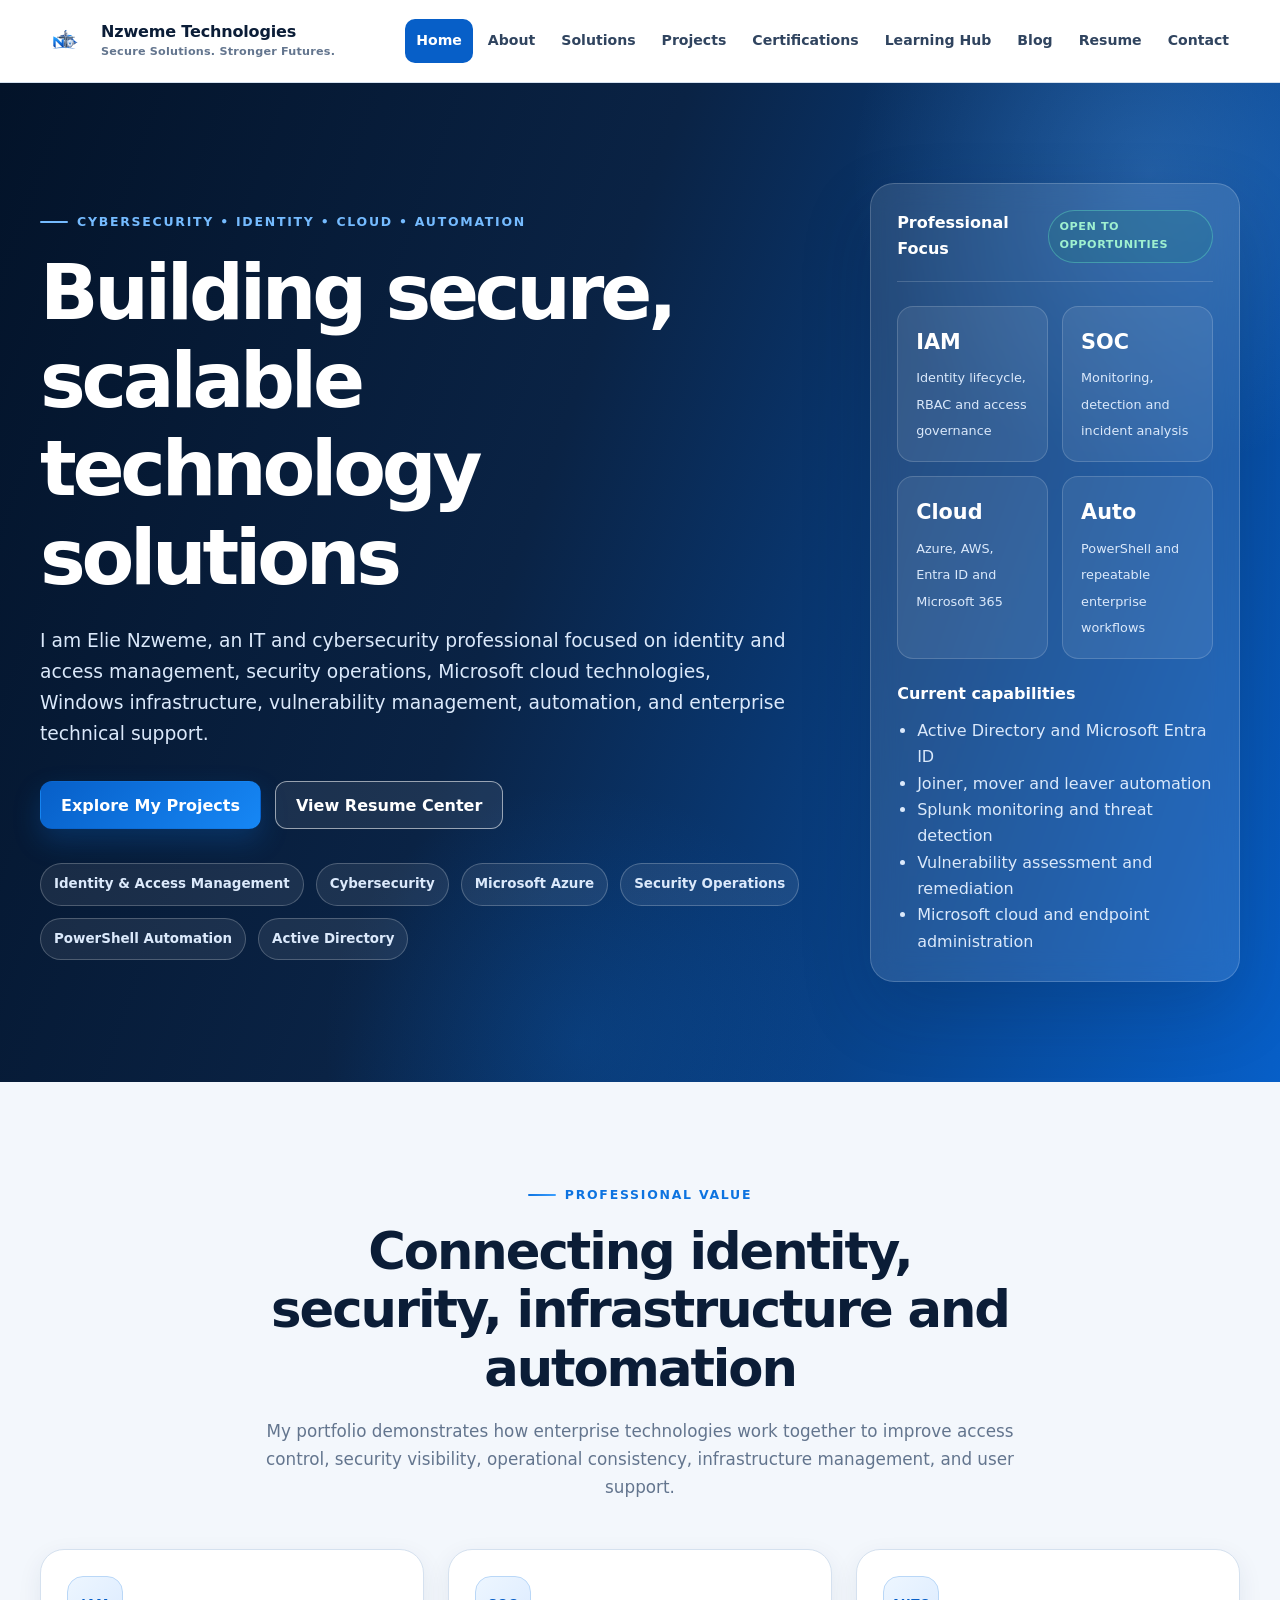
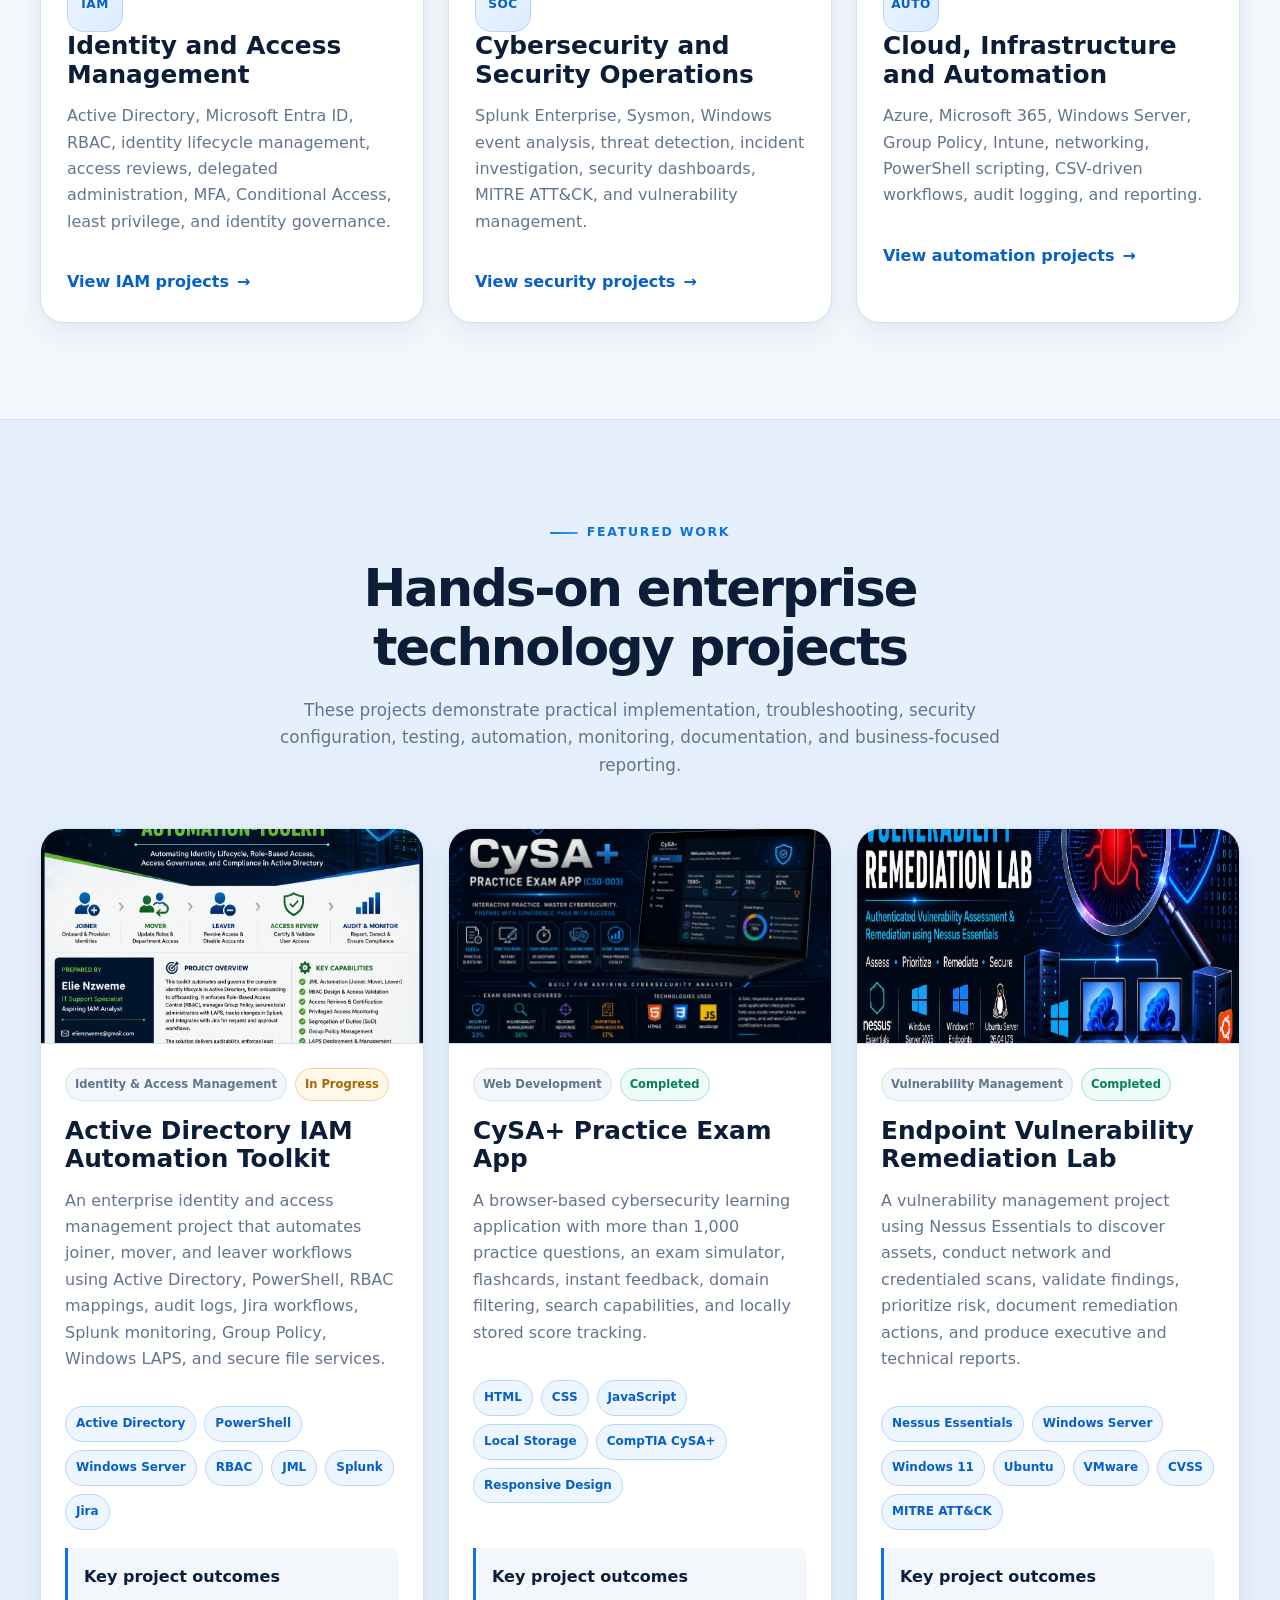
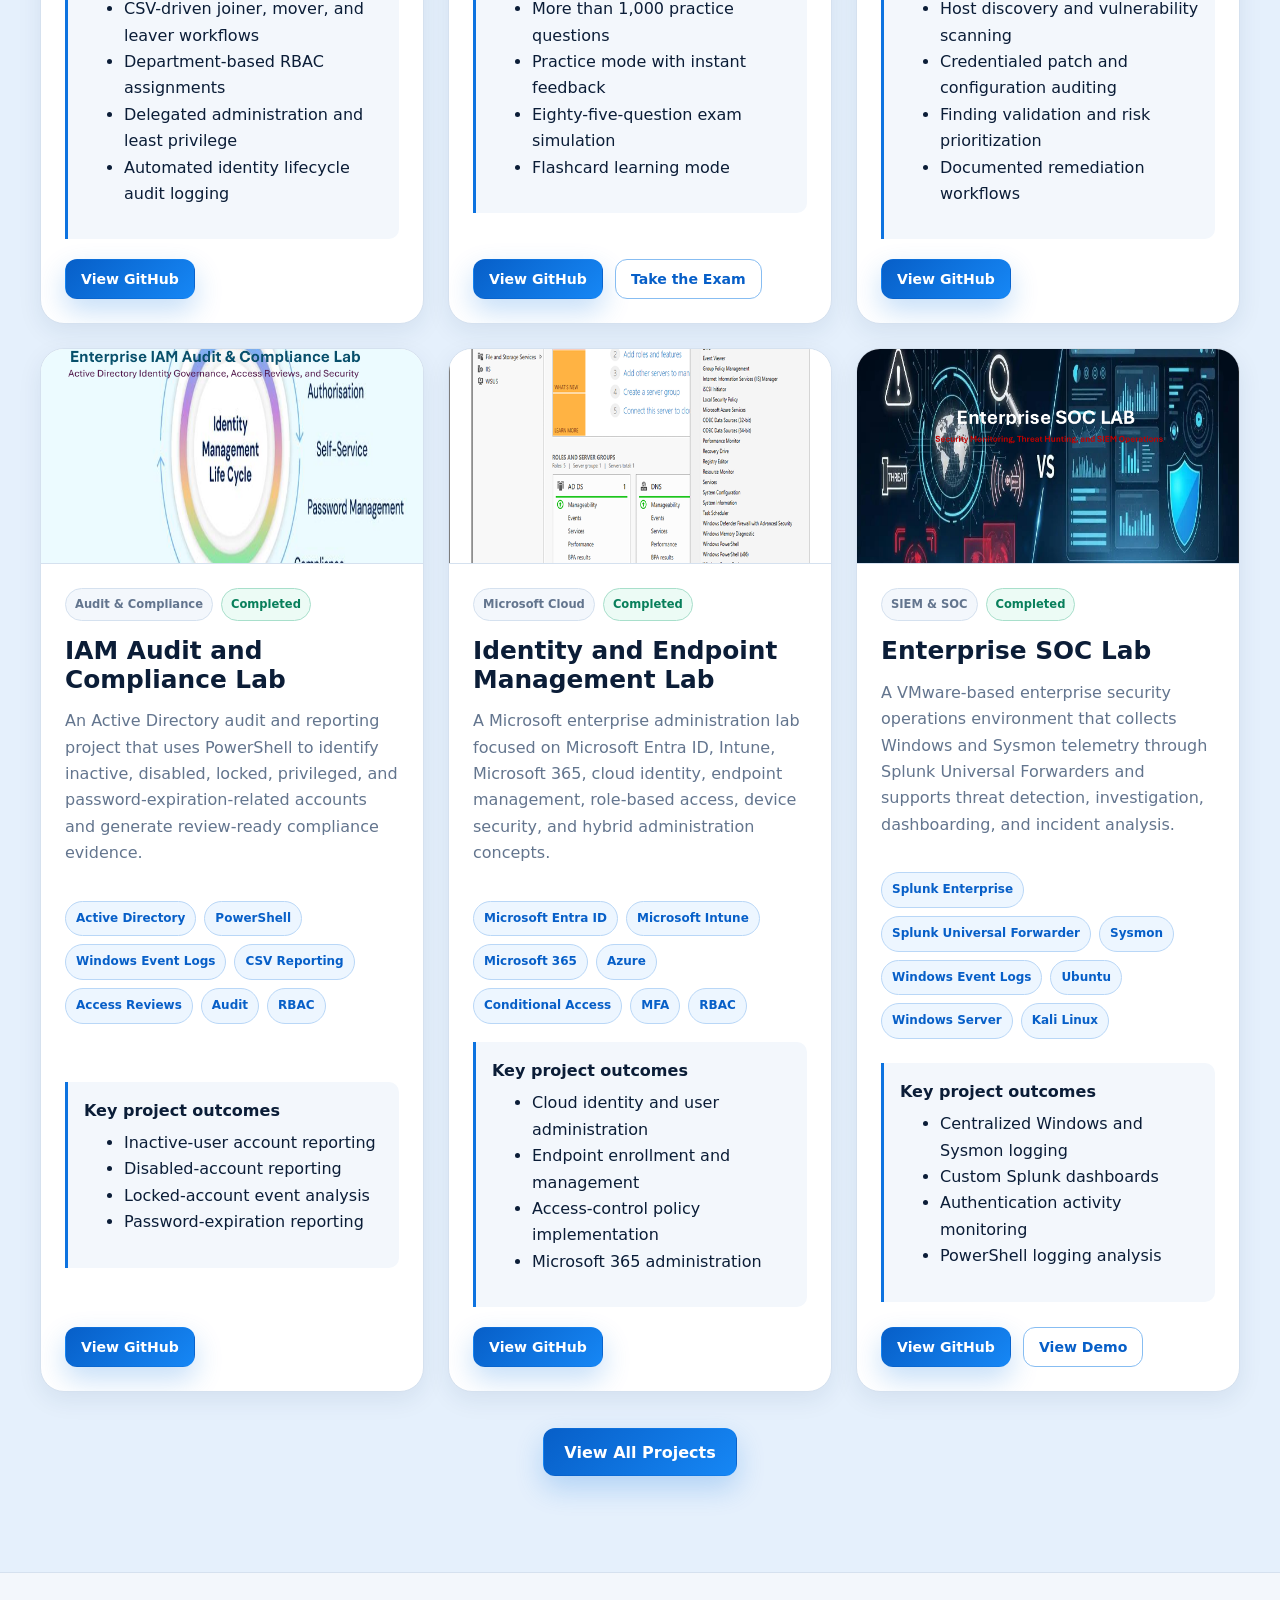
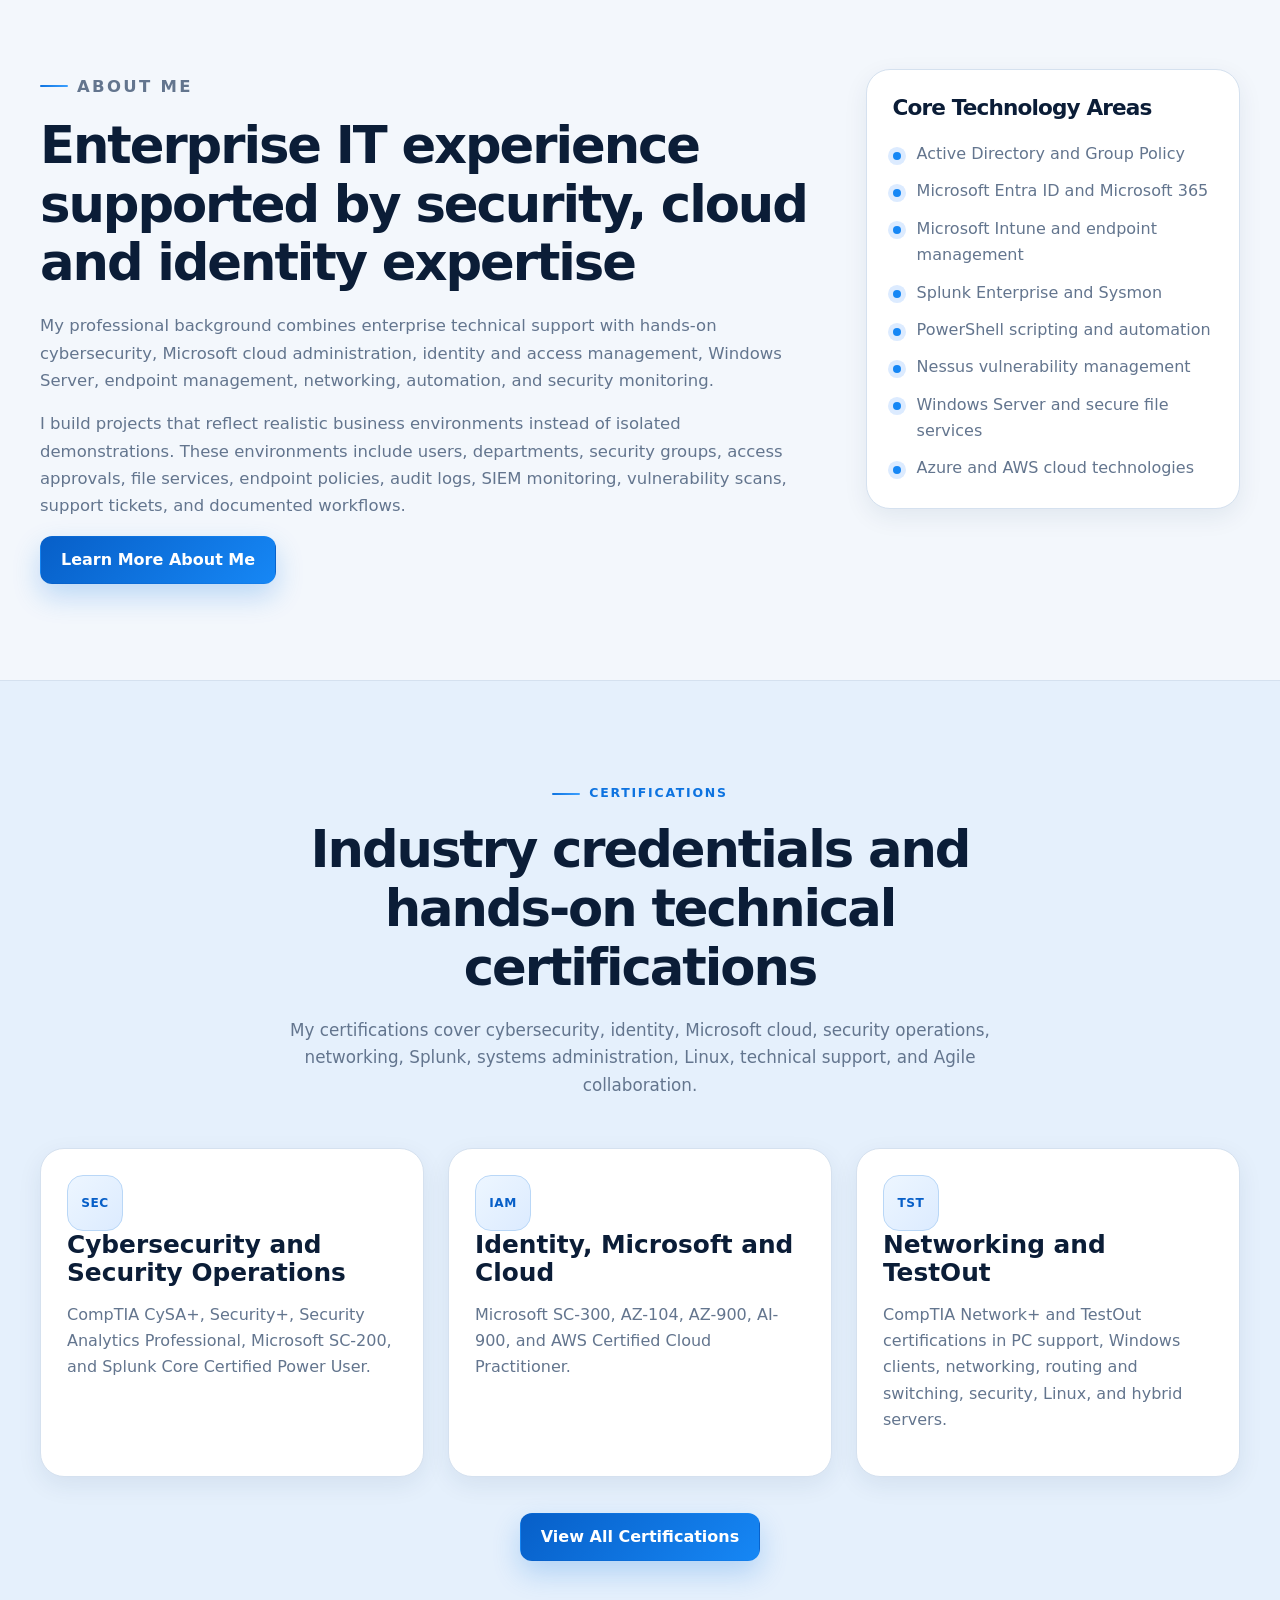
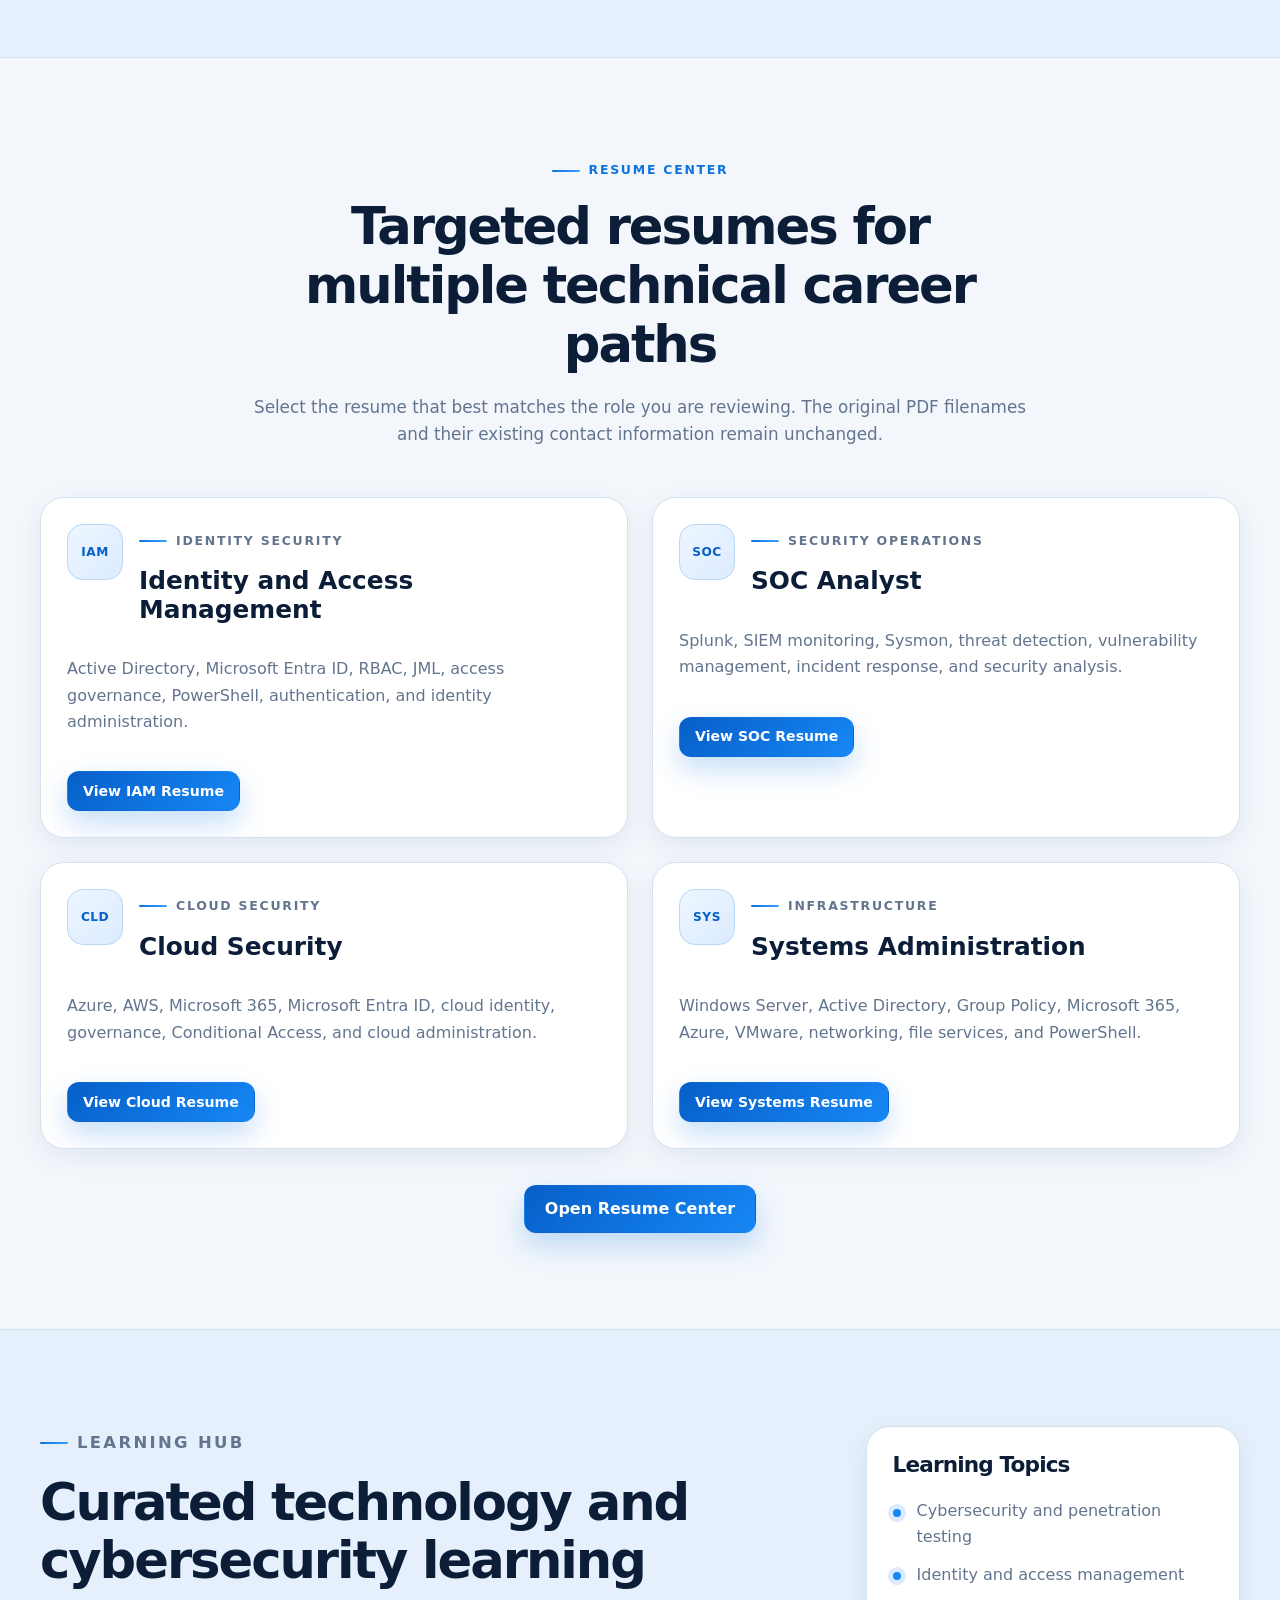
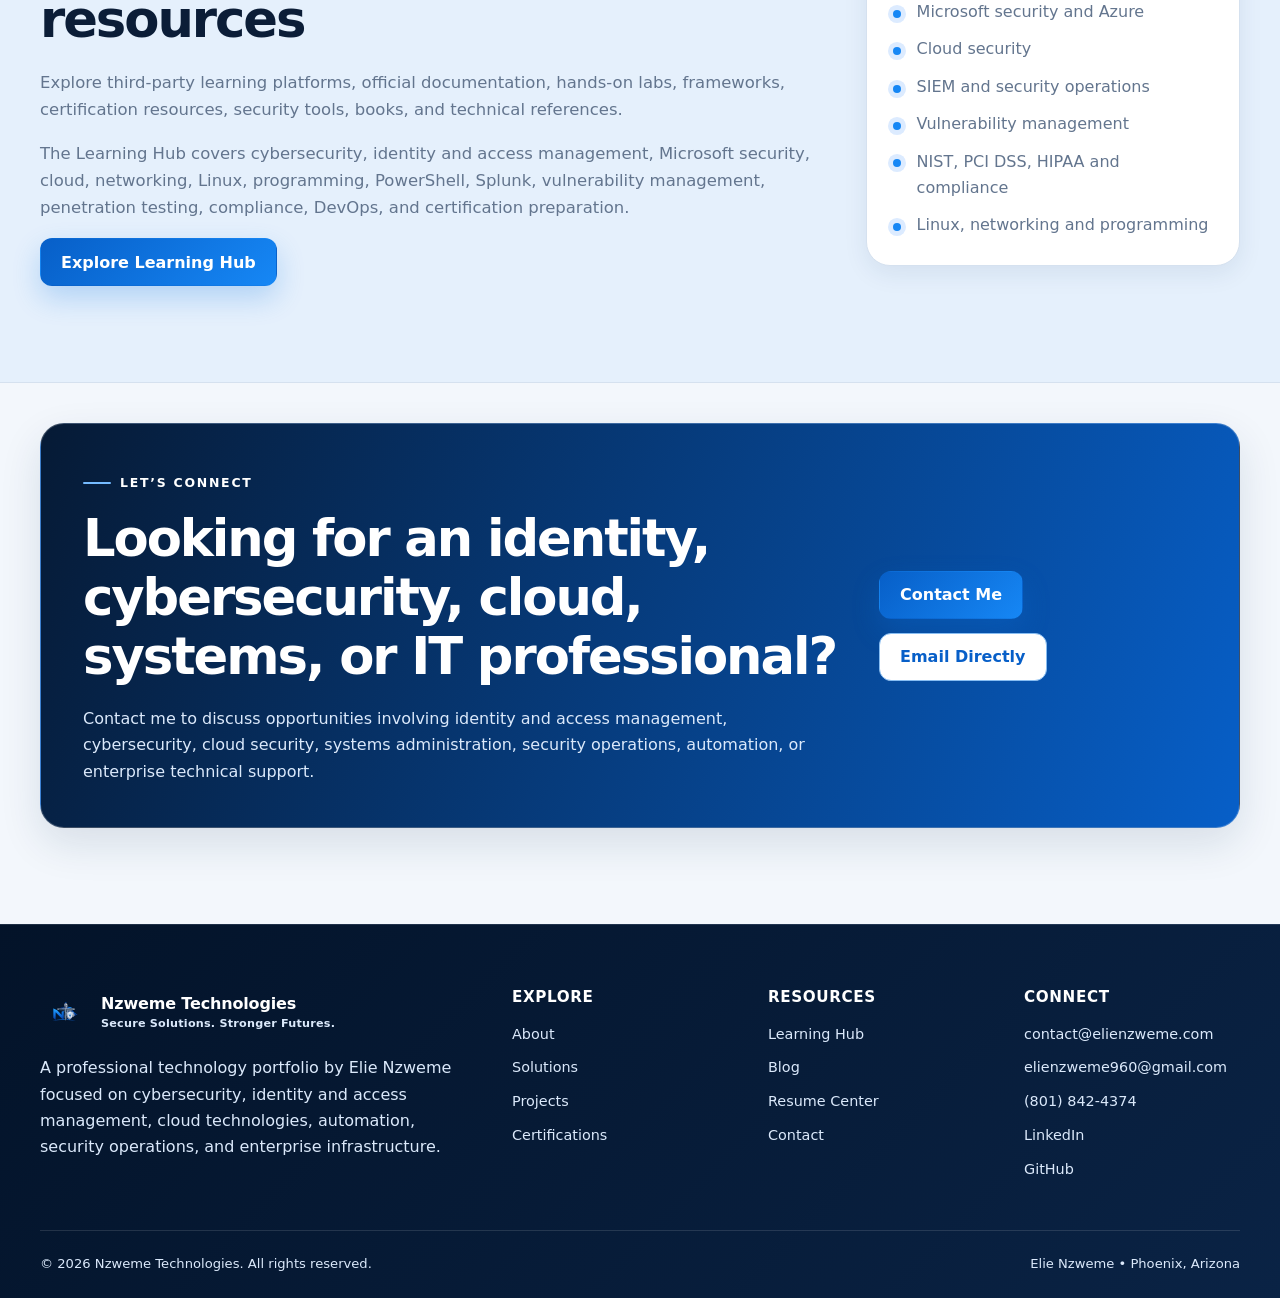
<file: index.html>
<!DOCTYPE html>
<html lang="en">
<head>
    <meta charset="UTF-8">

    <meta
        name="viewport"
        content="width=device-width, initial-scale=1.0"
    >

    <meta
        name="description"
        content="Elie Nzweme's professional portfolio featuring cybersecurity, identity and access management, Microsoft cloud, security operations, PowerShell automation, infrastructure, and enterprise IT projects."
    >

    <meta
        name="keywords"
        content="Elie Nzweme, Nzweme Technologies, cybersecurity portfolio, IAM portfolio, identity and access management, Active Directory, Microsoft Entra ID, Splunk, PowerShell, Azure, cloud security, systems administration"
    >

    <meta name="author" content="Elie Nzweme">

    <meta property="og:type" content="website">

    <meta
        property="og:title"
        content="Elie Nzweme | Cybersecurity, IAM, Cloud and IT Portfolio"
    >

    <meta
        property="og:description"
        content="Explore enterprise cybersecurity, identity and access management, Microsoft cloud, automation, infrastructure, and technical support projects."
    >

    <meta
        property="og:url"
        content="https://elienzweme.com/"
    >

    <meta
        property="og:image"
        content="https://elienzweme.com/assets/images/logo.png"
    >

    <meta name="twitter:card" content="summary">

    <meta
        name="twitter:title"
        content="Elie Nzweme | Cybersecurity and IT Portfolio"
    >

    <meta
        name="twitter:description"
        content="Cybersecurity, identity, cloud, infrastructure, automation, and enterprise IT portfolio."
    >

    <title>
        Elie Nzweme | Cybersecurity, IAM, Cloud and IT Portfolio
    </title>

    <link
        rel="canonical"
        href="https://elienzweme.com/"
    >

    <link
        rel="stylesheet"
        href="assets/css/style.css"
    >
</head>

<body>
    <a class="skip-link" href="#main-content">
        Skip to main content
    </a>

    <!-- =====================================================
         HEADER
         ===================================================== -->

    <header class="site-header">
        <div class="container header-container">
            <a
                class="site-logo"
                href="index.html"
                aria-label="Nzweme Technologies home page"
            >
                <img
                    class="site-logo-image"
                    src="assets/images/logo.png"
                    alt="Nzweme Technologies logo"
                >

                <span class="logo-text">
                    <strong>
                        Nzweme Technologies
                    </strong>

                    <small>
                        Secure Solutions. Stronger Futures.
                    </small>
                </span>
            </a>

            <button
                class="mobile-menu-button"
                type="button"
                aria-label="Open navigation menu"
                aria-controls="primary-navigation"
                aria-expanded="false"
            >
                <span></span>
                <span></span>
                <span></span>
            </button>

            <nav
                id="primary-navigation"
                class="primary-navigation"
                aria-label="Primary navigation"
            >
                <a
                    class="active"
                    href="index.html"
                    aria-current="page"
                >
                    Home
                </a>

                <a href="about.html">
                    About
                </a>

                <a href="solutions.html">
                    Solutions
                </a>

                <a href="projects.html">
                    Projects
                </a>

                <a href="certifications.html">
                    Certifications
                </a>

                <a href="learning.html">
                    Learning Hub
                </a>

                <a href="blog.html">
                    Blog
                </a>

                <a href="resume.html">
                    Resume
                </a>

                <a href="contact.html">
                    Contact
                </a>
            </nav>
        </div>
    </header>

    <!-- =====================================================
         MAIN CONTENT
         ===================================================== -->

    <main id="main-content">

        <!-- =================================================
             HERO
             ================================================= -->

        <section class="hero">
            <div class="container hero-grid">
                <div class="hero-content reveal">
                    <p class="eyebrow">
                        Cybersecurity • Identity • Cloud • Automation
                    </p>

                    <h1>
                        Building secure, scalable technology solutions
                    </h1>

                    <p class="hero-description">
                        I am Elie Nzweme, an IT and cybersecurity
                        professional focused on identity and access
                        management, security operations, Microsoft cloud
                        technologies, Windows infrastructure, vulnerability
                        management, automation, and enterprise technical
                        support.
                    </p>

                    <div class="hero-actions">
                        <a
                            class="button button-primary"
                            href="projects.html"
                        >
                            Explore My Projects
                        </a>

                        <a
                            class="button button-secondary"
                            href="resume.html"
                        >
                            View Resume Center
                        </a>
                    </div>

                    <div
                        class="hero-highlights"
                        aria-label="Primary professional focus areas"
                    >
                        <span class="hero-highlight">
                            Identity &amp; Access Management
                        </span>

                        <span class="hero-highlight">
                            Cybersecurity
                        </span>

                        <span class="hero-highlight">
                            Microsoft Azure
                        </span>

                        <span class="hero-highlight">
                            Security Operations
                        </span>

                        <span class="hero-highlight">
                            PowerShell Automation
                        </span>

                        <span class="hero-highlight">
                            Active Directory
                        </span>
                    </div>
                </div>

                <aside
                    class="project-summary-panel reveal"
                    aria-label="Professional portfolio summary"
                >
                    <div class="summary-panel-header">
                        <span>
                            Professional Focus
                        </span>

                        <span class="status-indicator">
                            Open to Opportunities
                        </span>
                    </div>

                    <div class="summary-stat-grid">
                        <article class="summary-stat">
                            <strong>
                                IAM
                            </strong>

                            <span>
                                Identity lifecycle, RBAC and access governance
                            </span>
                        </article>

                        <article class="summary-stat">
                            <strong>
                                SOC
                            </strong>

                            <span>
                                Monitoring, detection and incident analysis
                            </span>
                        </article>

                        <article class="summary-stat">
                            <strong>
                                Cloud
                            </strong>

                            <span>
                                Azure, AWS, Entra ID and Microsoft 365
                            </span>
                        </article>

                        <article class="summary-stat">
                            <strong>
                                Auto
                            </strong>

                            <span>
                                PowerShell and repeatable enterprise workflows
                            </span>
                        </article>
                    </div>

                    <div class="summary-focus-list">
                        <p>
                            Current capabilities
                        </p>

                        <ul>
                            <li>
                                Active Directory and Microsoft Entra ID
                            </li>

                            <li>
                                Joiner, mover and leaver automation
                            </li>

                            <li>
                                Splunk monitoring and threat detection
                            </li>

                            <li>
                                Vulnerability assessment and remediation
                            </li>

                            <li>
                                Microsoft cloud and endpoint administration
                            </li>
                        </ul>
                    </div>
                </aside>
            </div>
        </section>

        <!-- =================================================
             PROFESSIONAL VALUE
             ================================================= -->

        <section class="section">
            <div class="container">
                <div class="section-heading centered reveal">
                    <p class="eyebrow">
                        Professional Value
                    </p>

                    <h2>
                        Connecting identity, security, infrastructure and
                        automation
                    </h2>

                    <p>
                        My portfolio demonstrates how enterprise technologies
                        work together to improve access control, security
                        visibility, operational consistency, infrastructure
                        management, and user support.
                    </p>
                </div>

                <div class="feature-grid">
                    <article class="feature-card reveal">
                        <span class="resume-icon" aria-hidden="true">
                            IAM
                        </span>

                        <h3>
                            Identity and Access Management
                        </h3>

                        <p>
                            Active Directory, Microsoft Entra ID, RBAC,
                            identity lifecycle management, access reviews,
                            delegated administration, MFA, Conditional Access,
                            least privilege, and identity governance.
                        </p>

                        <a
                            class="text-link"
                            href="projects.html?category=Identity%20%26%20Access%20Management"
                        >
                            View IAM projects
                            <span aria-hidden="true">→</span>
                        </a>
                    </article>

                    <article class="feature-card reveal">
                        <span class="resume-icon" aria-hidden="true">
                            SOC
                        </span>

                        <h3>
                            Cybersecurity and Security Operations
                        </h3>

                        <p>
                            Splunk Enterprise, Sysmon, Windows event analysis,
                            threat detection, incident investigation,
                            security dashboards, MITRE ATT&amp;CK, and
                            vulnerability management.
                        </p>

                        <a
                            class="text-link"
                            href="projects.html?category=SIEM%20%26%20SOC"
                        >
                            View security projects
                            <span aria-hidden="true">→</span>
                        </a>
                    </article>

                    <article class="feature-card reveal">
                        <span class="resume-icon" aria-hidden="true">
                            AUTO
                        </span>

                        <h3>
                            Cloud, Infrastructure and Automation
                        </h3>

                        <p>
                            Azure, Microsoft 365, Windows Server, Group Policy,
                            Intune, networking, PowerShell scripting,
                            CSV-driven workflows, audit logging, and reporting.
                        </p>

                        <a
                            class="text-link"
                            href="projects.html?category=Automation"
                        >
                            View automation projects
                            <span aria-hidden="true">→</span>
                        </a>
                    </article>
                </div>
            </div>
        </section>

        <!-- =================================================
             FEATURED PROJECTS
             ================================================= -->

        <section class="section projects-section">
            <div class="container">
                <div class="section-heading centered reveal">
                    <p class="eyebrow">
                        Featured Work
                    </p>

                    <h2>
                        Hands-on enterprise technology projects
                    </h2>

                    <p>
                        These projects demonstrate practical implementation,
                        troubleshooting, security configuration, testing,
                        automation, monitoring, documentation, and
                        business-focused reporting.
                    </p>
                </div>

                <!--
                    Featured project cards are rendered by projects.js.

                    The project image paths and filenames remain inside
                    assets/js/projects.js exactly as you previously set them.
                -->

                <div
                    id="featured-projects-container"
                    class="projects-grid"
                    aria-live="polite"
                ></div>

                <div
                    class="text-center"
                    style="margin-top: 36px;"
                >
                    <a
                        class="button button-primary"
                        href="projects.html"
                    >
                        View All Projects
                    </a>
                </div>
            </div>
        </section>

        <!-- =================================================
             ABOUT PREVIEW
             ================================================= -->

        <section class="section">
            <div class="container about-grid">
                <div class="about-content reveal">
                    <p class="eyebrow">
                        About Me
                    </p>

                    <h2>
                        Enterprise IT experience supported by security,
                        cloud and identity expertise
                    </h2>

                    <p>
                        My professional background combines enterprise
                        technical support with hands-on cybersecurity,
                        Microsoft cloud administration, identity and access
                        management, Windows Server, endpoint management,
                        networking, automation, and security monitoring.
                    </p>

                    <p>
                        I build projects that reflect realistic business
                        environments instead of isolated demonstrations.
                        These environments include users, departments,
                        security groups, access approvals, file services,
                        endpoint policies, audit logs, SIEM monitoring,
                        vulnerability scans, support tickets, and documented
                        workflows.
                    </p>

                    <a
                        class="button button-primary"
                        href="about.html"
                    >
                        Learn More About Me
                    </a>
                </div>

                <aside class="about-panel reveal">
                    <h2>
                        Core Technology Areas
                    </h2>

                    <ul>
                        <li>
                            Active Directory and Group Policy
                        </li>

                        <li>
                            Microsoft Entra ID and Microsoft 365
                        </li>

                        <li>
                            Microsoft Intune and endpoint management
                        </li>

                        <li>
                            Splunk Enterprise and Sysmon
                        </li>

                        <li>
                            PowerShell scripting and automation
                        </li>

                        <li>
                            Nessus vulnerability management
                        </li>

                        <li>
                            Windows Server and secure file services
                        </li>

                        <li>
                            Azure and AWS cloud technologies
                        </li>
                    </ul>
                </aside>
            </div>
        </section>

        <!-- =================================================
             CERTIFICATIONS
             ================================================= -->

        <section class="section projects-section">
            <div class="container">
                <div class="section-heading centered reveal">
                    <p class="eyebrow">
                        Certifications
                    </p>

                    <h2>
                        Industry credentials and hands-on technical
                        certifications
                    </h2>

                    <p>
                        My certifications cover cybersecurity, identity,
                        Microsoft cloud, security operations, networking,
                        Splunk, systems administration, Linux, technical
                        support, and Agile collaboration.
                    </p>
                </div>

                <div class="feature-grid">
                    <article class="feature-card reveal">
                        <span class="resume-icon" aria-hidden="true">
                            SEC
                        </span>

                        <h3>
                            Cybersecurity and Security Operations
                        </h3>

                        <p>
                            CompTIA CySA+, Security+, Security Analytics
                            Professional, Microsoft SC-200, and Splunk Core
                            Certified Power User.
                        </p>
                    </article>

                    <article class="feature-card reveal">
                        <span class="resume-icon" aria-hidden="true">
                            IAM
                        </span>

                        <h3>
                            Identity, Microsoft and Cloud
                        </h3>

                        <p>
                            Microsoft SC-300, AZ-104, AZ-900, AI-900, and AWS
                            Certified Cloud Practitioner.
                        </p>
                    </article>

                    <article class="feature-card reveal">
                        <span class="resume-icon" aria-hidden="true">
                            TST
                        </span>

                        <h3>
                            Networking and TestOut
                        </h3>

                        <p>
                            CompTIA Network+ and TestOut certifications in PC
                            support, Windows clients, networking, routing and
                            switching, security, Linux, and hybrid servers.
                        </p>
                    </article>
                </div>

                <div
                    class="text-center"
                    style="margin-top: 36px;"
                >
                    <a
                        class="button button-primary"
                        href="certifications.html"
                    >
                        View All Certifications
                    </a>
                </div>
            </div>
        </section>

        <!-- =================================================
             RESUME CENTER
             ================================================= -->

        <section class="section">
            <div class="container">
                <div class="section-heading centered reveal">
                    <p class="eyebrow">
                        Resume Center
                    </p>

                    <h2>
                        Targeted resumes for multiple technical career paths
                    </h2>

                    <p>
                        Select the resume that best matches the role you are
                        reviewing. The original PDF filenames and their
                        existing contact information remain unchanged.
                    </p>
                </div>

                <div class="resume-grid">
                    <article class="resume-card reveal">
                        <div class="resume-card-header">
                            <span class="resume-icon" aria-hidden="true">
                                IAM
                            </span>

                            <div>
                                <p class="eyebrow">
                                    Identity Security
                                </p>

                                <h3>
                                    Identity and Access Management
                                </h3>
                            </div>
                        </div>

                        <p>
                            Active Directory, Microsoft Entra ID, RBAC, JML,
                            access governance, PowerShell, authentication, and
                            identity administration.
                        </p>

                        <div class="resume-actions">
                            <a
                                class="button button-primary button-small"
                                href="assets/resumes/Elie_Nzweme_IAM_Identity_Access_Management_Resume.pdf"
                                target="_blank"
                                rel="noopener noreferrer"
                            >
                                View IAM Resume
                            </a>
                        </div>
                    </article>

                    <article class="resume-card reveal">
                        <div class="resume-card-header">
                            <span class="resume-icon" aria-hidden="true">
                                SOC
                            </span>

                            <div>
                                <p class="eyebrow">
                                    Security Operations
                                </p>

                                <h3>
                                    SOC Analyst
                                </h3>
                            </div>
                        </div>

                        <p>
                            Splunk, SIEM monitoring, Sysmon, threat detection,
                            vulnerability management, incident response, and
                            security analysis.
                        </p>

                        <div class="resume-actions">
                            <a
                                class="button button-primary button-small"
                                href="assets/resumes/Elie_Nzweme_SOC_Analyst_Resume.pdf"
                                target="_blank"
                                rel="noopener noreferrer"
                            >
                                View SOC Resume
                            </a>
                        </div>
                    </article>

                    <article class="resume-card reveal">
                        <div class="resume-card-header">
                            <span class="resume-icon" aria-hidden="true">
                                CLD
                            </span>

                            <div>
                                <p class="eyebrow">
                                    Cloud Security
                                </p>

                                <h3>
                                    Cloud Security
                                </h3>
                            </div>
                        </div>

                        <p>
                            Azure, AWS, Microsoft 365, Microsoft Entra ID,
                            cloud identity, governance, Conditional Access,
                            and cloud administration.
                        </p>

                        <div class="resume-actions">
                            <a
                                class="button button-primary button-small"
                                href="assets/resumes/Elie_Nzweme_Cloud_Security_Resume.pdf"
                                target="_blank"
                                rel="noopener noreferrer"
                            >
                                View Cloud Resume
                            </a>
                        </div>
                    </article>

                    <article class="resume-card reveal">
                        <div class="resume-card-header">
                            <span class="resume-icon" aria-hidden="true">
                                SYS
                            </span>

                            <div>
                                <p class="eyebrow">
                                    Infrastructure
                                </p>

                                <h3>
                                    Systems Administration
                                </h3>
                            </div>
                        </div>

                        <p>
                            Windows Server, Active Directory, Group Policy,
                            Microsoft 365, Azure, VMware, networking, file
                            services, and PowerShell.
                        </p>

                        <div class="resume-actions">
                            <a
                                class="button button-primary button-small"
                                href="assets/resumes/Elie_Nzweme_Systems_Administrator_Resume.pdf"
                                target="_blank"
                                rel="noopener noreferrer"
                            >
                                View Systems Resume
                            </a>
                        </div>
                    </article>
                </div>

                <div
                    class="text-center"
                    style="margin-top: 36px;"
                >
                    <a
                        class="button button-primary"
                        href="resume.html"
                    >
                        Open Resume Center
                    </a>
                </div>
            </div>
        </section>

        <!-- =================================================
             LEARNING HUB
             ================================================= -->

        <section class="section projects-section">
            <div class="container about-grid">
                <div class="about-content reveal">
                    <p class="eyebrow">
                        Learning Hub
                    </p>

                    <h2>
                        Curated technology and cybersecurity learning
                        resources
                    </h2>

                    <p>
                        Explore third-party learning platforms, official
                        documentation, hands-on labs, frameworks,
                        certification resources, security tools, books, and
                        technical references.
                    </p>

                    <p>
                        The Learning Hub covers cybersecurity, identity and
                        access management, Microsoft security, cloud,
                        networking, Linux, programming, PowerShell, Splunk,
                        vulnerability management, penetration testing,
                        compliance, DevOps, and certification preparation.
                    </p>

                    <a
                        class="button button-primary"
                        href="learning.html"
                    >
                        Explore Learning Hub
                    </a>
                </div>

                <aside class="about-panel reveal">
                    <h2>
                        Learning Topics
                    </h2>

                    <ul>
                        <li>
                            Cybersecurity and penetration testing
                        </li>

                        <li>
                            Identity and access management
                        </li>

                        <li>
                            Microsoft security and Azure
                        </li>

                        <li>
                            Cloud security
                        </li>

                        <li>
                            SIEM and security operations
                        </li>

                        <li>
                            Vulnerability management
                        </li>

                        <li>
                            NIST, PCI DSS, HIPAA and compliance
                        </li>

                        <li>
                            Linux, networking and programming
                        </li>
                    </ul>
                </aside>
            </div>
        </section>

        <!-- =================================================
             CONTACT CTA
             ================================================= -->

        <section class="section project-cta-section">
            <div class="container">
                <div class="project-cta reveal">
                    <div>
                        <p class="eyebrow">
                            Let’s Connect
                        </p>

                        <h2>
                            Looking for an identity, cybersecurity, cloud,
                            systems, or IT professional?
                        </h2>

                        <p>
                            Contact me to discuss opportunities involving
                            identity and access management, cybersecurity,
                            cloud security, systems administration, security
                            operations, automation, or enterprise technical
                            support.
                        </p>
                    </div>

                    <div class="project-cta-actions">
                        <a
                            class="button button-primary"
                            href="contact.html"
                        >
                            Contact Me
                        </a>

                        <a
                            class="button button-secondary"
                            href="mailto:contact@elienzweme.com"
                        >
                            Email Directly
                        </a>
                    </div>
                </div>
            </div>
        </section>
    </main>

    <!-- =====================================================
         FOOTER
         ===================================================== -->

    <footer class="site-footer">
        <div class="container footer-grid">
            <div class="footer-brand">
                <a
                    class="site-logo footer-logo"
                    href="index.html"
                    aria-label="Nzweme Technologies home page"
                >
                    <img
                        class="site-logo-image"
                        src="assets/images/logo.png"
                        alt="Nzweme Technologies logo"
                    >

                    <span class="logo-text">
                        <strong>
                            Nzweme Technologies
                        </strong>

                        <small>
                            Secure Solutions. Stronger Futures.
                        </small>
                    </span>
                </a>

                <p>
                    A professional technology portfolio by Elie Nzweme
                    focused on cybersecurity, identity and access management,
                    cloud technologies, automation, security operations, and
                    enterprise infrastructure.
                </p>
            </div>

            <div class="footer-links">
                <h2>
                    Explore
                </h2>

                <a href="about.html">
                    About
                </a>

                <a href="solutions.html">
                    Solutions
                </a>

                <a href="projects.html">
                    Projects
                </a>

                <a href="certifications.html">
                    Certifications
                </a>
            </div>

            <div class="footer-links">
                <h2>
                    Resources
                </h2>

                <a href="learning.html">
                    Learning Hub
                </a>

                <a href="blog.html">
                    Blog
                </a>

                <a href="resume.html">
                    Resume Center
                </a>

                <a href="contact.html">
                    Contact
                </a>
            </div>

            <div class="footer-links">
                <h2>
                    Connect
                </h2>

                <a href="mailto:contact@elienzweme.com">
                    contact@elienzweme.com
                </a>

                <a href="mailto:elienzweme960@gmail.com">
                    elienzweme960@gmail.com
                </a>

                <a href="tel:+18018424374">
                    (801) 842-4374
                </a>

                <a
                    href="https://www.linkedin.com/in/elie-nzweme-34a577239/"
                    target="_blank"
                    rel="noopener noreferrer"
                >
                    LinkedIn
                </a>

                <a
                    href="https://github.com/elienzweme"
                    target="_blank"
                    rel="noopener noreferrer"
                >
                    GitHub
                </a>
            </div>
        </div>

        <div class="container footer-bottom">
            <p>
                &copy;
                <span id="current-year"></span>
                Nzweme Technologies. All rights reserved.
            </p>

            <p>
                Elie Nzweme &bull; Phoenix, Arizona
            </p>
        </div>
    </footer>

    <!-- =====================================================
         JAVASCRIPT
         ===================================================== -->

    <script src="assets/js/script.js"></script>
    <script src="assets/js/projects.js"></script>
</body>
</html>
</file>
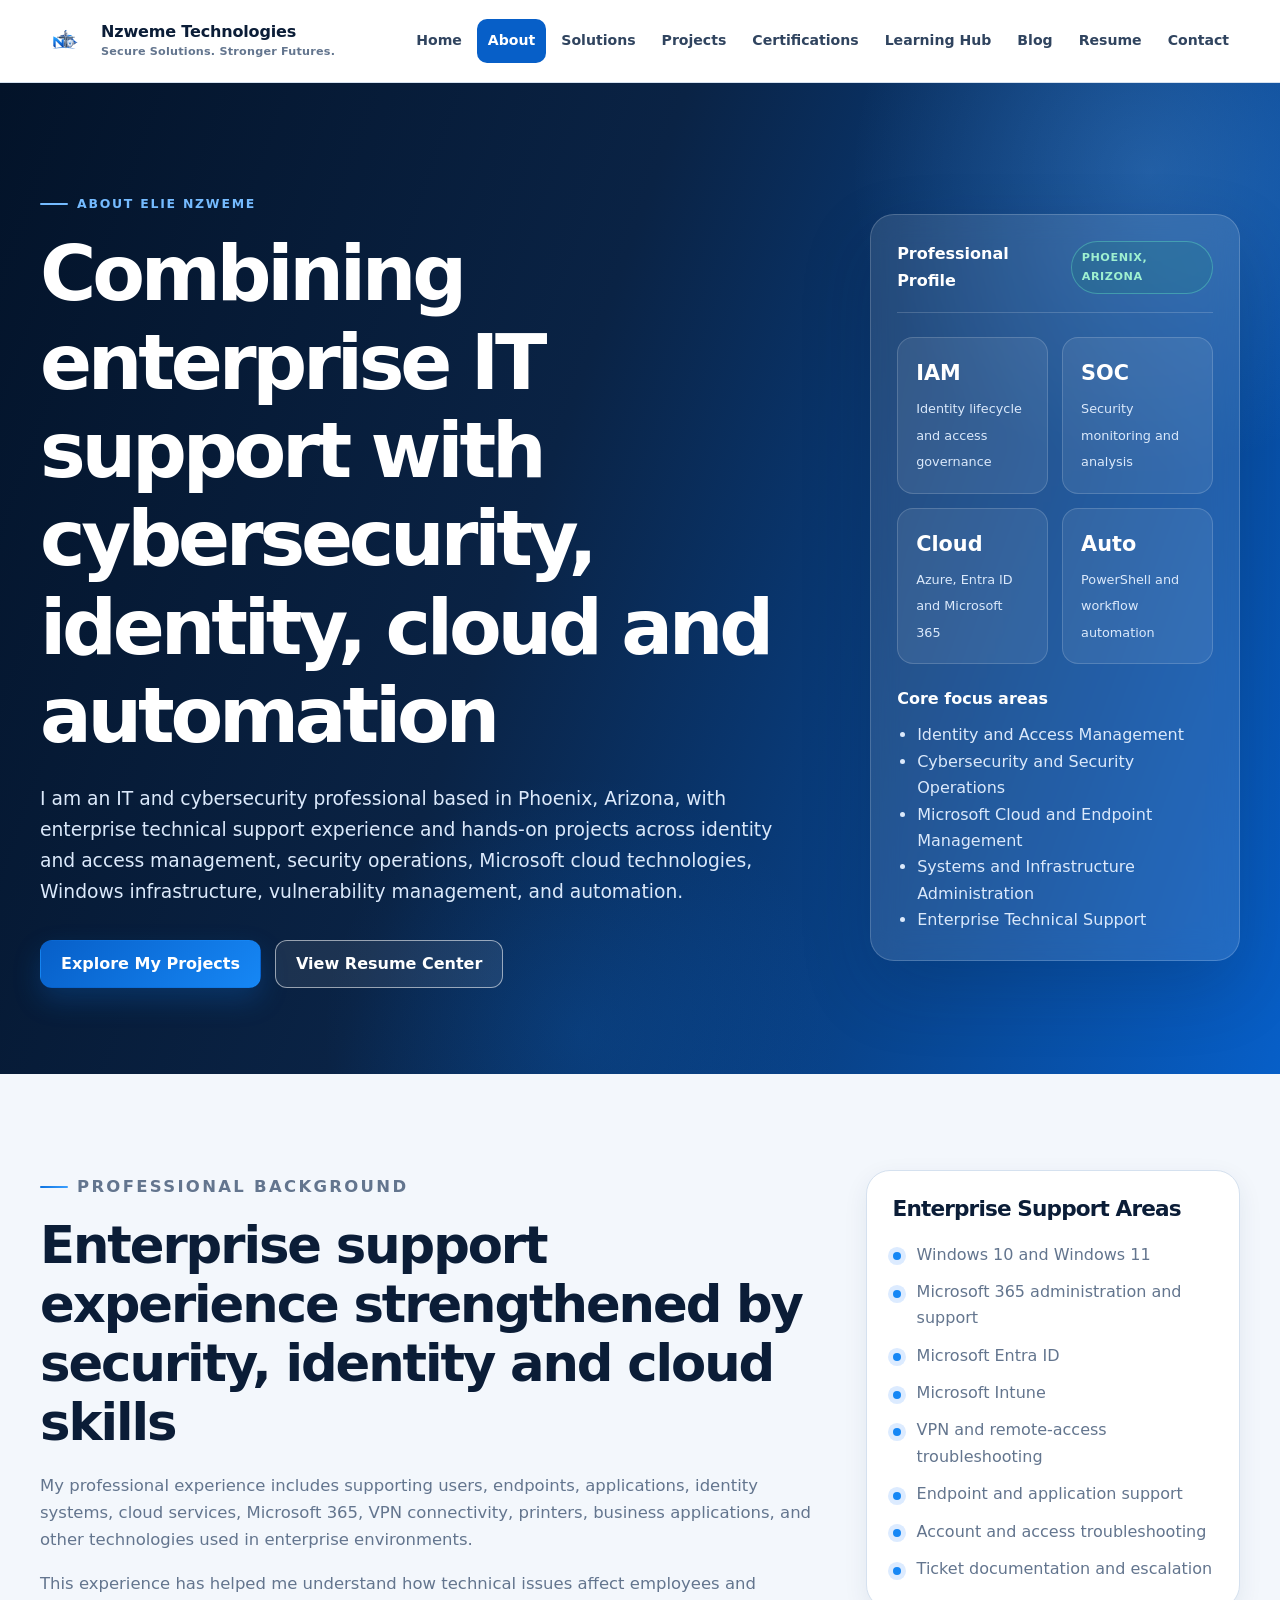
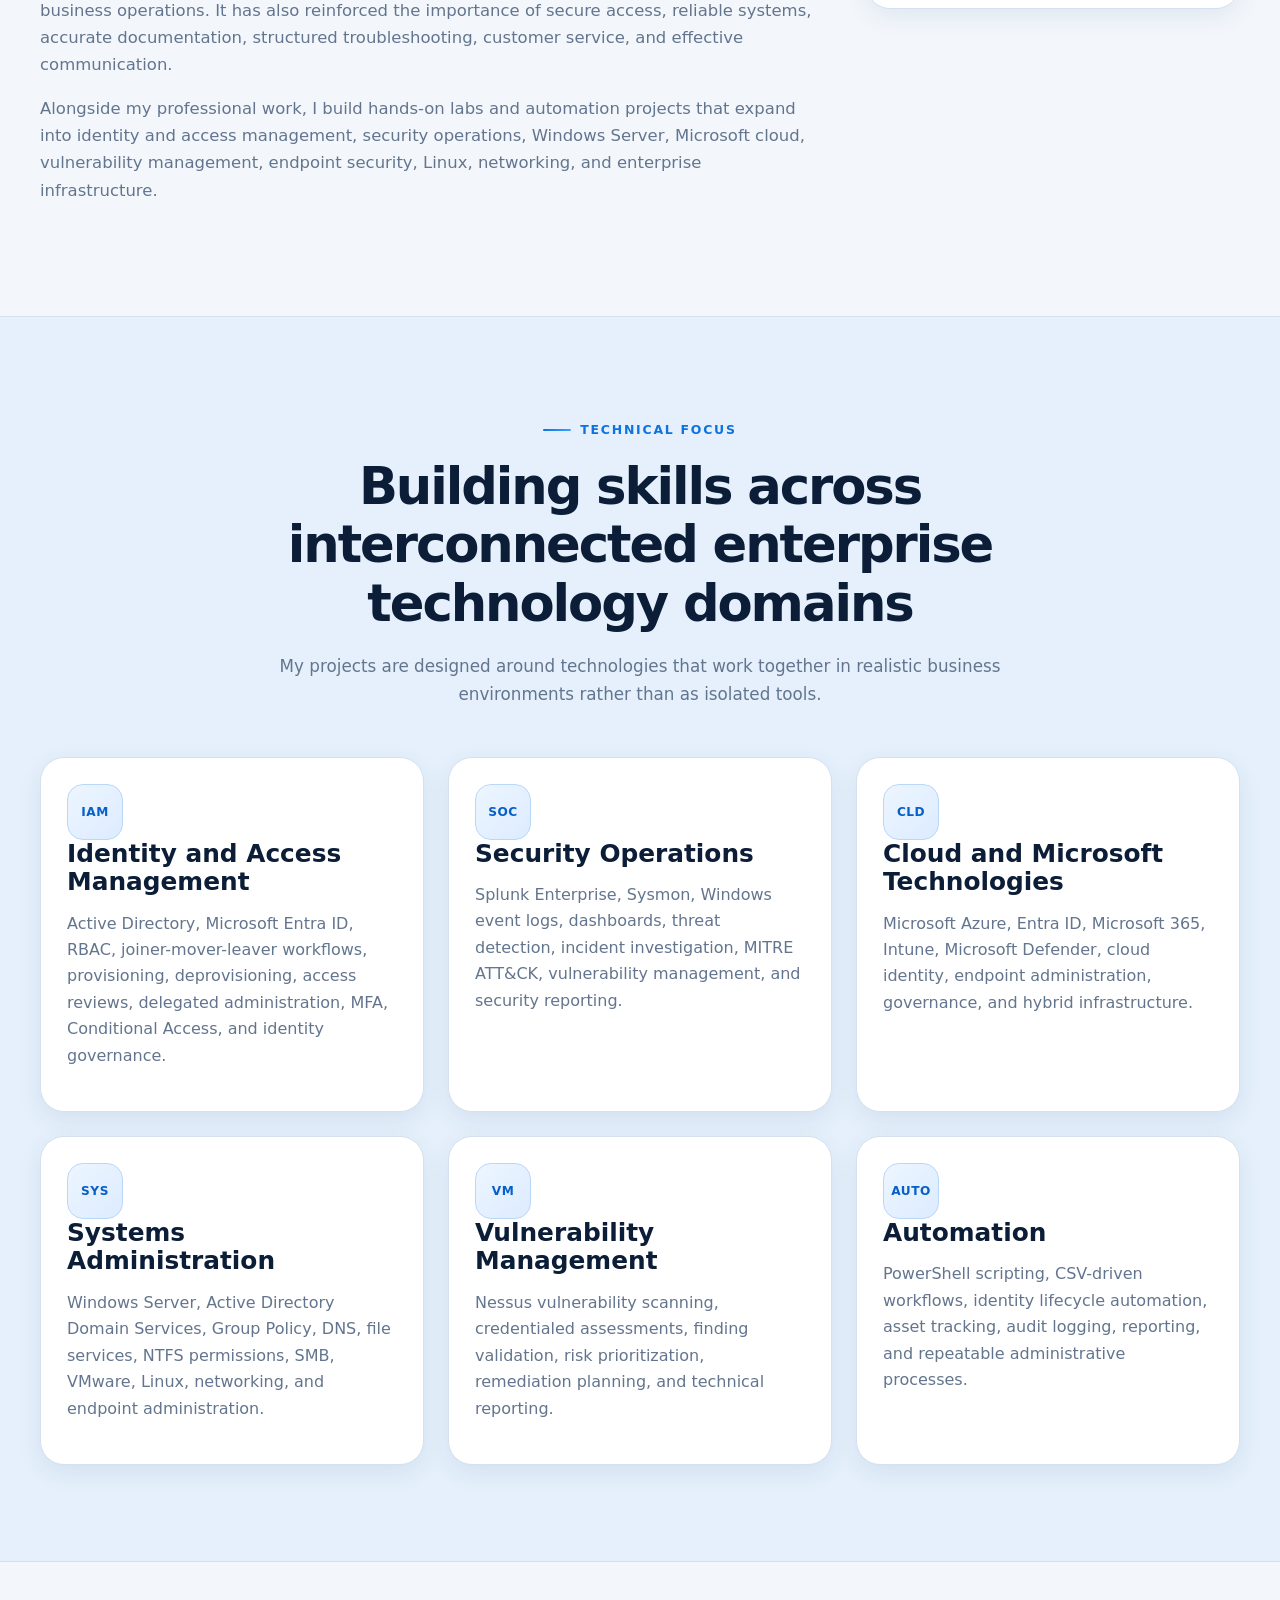
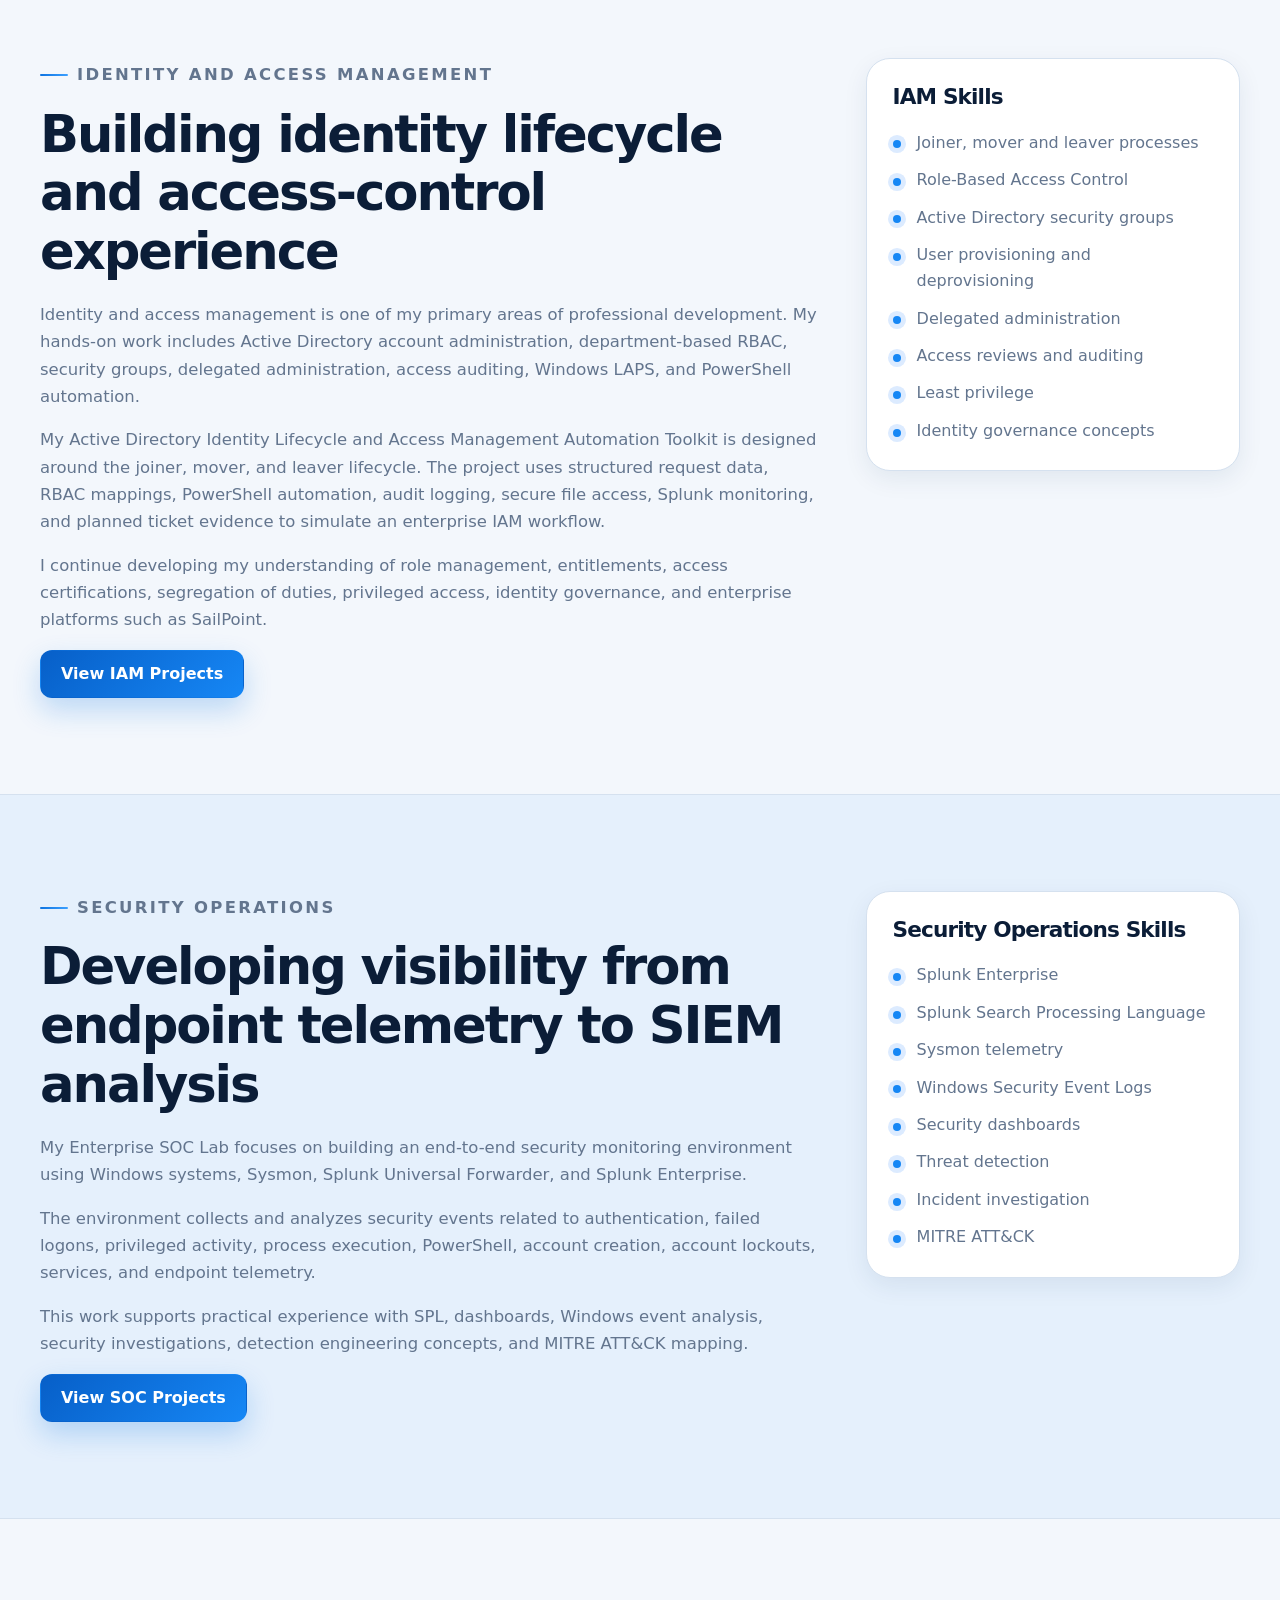
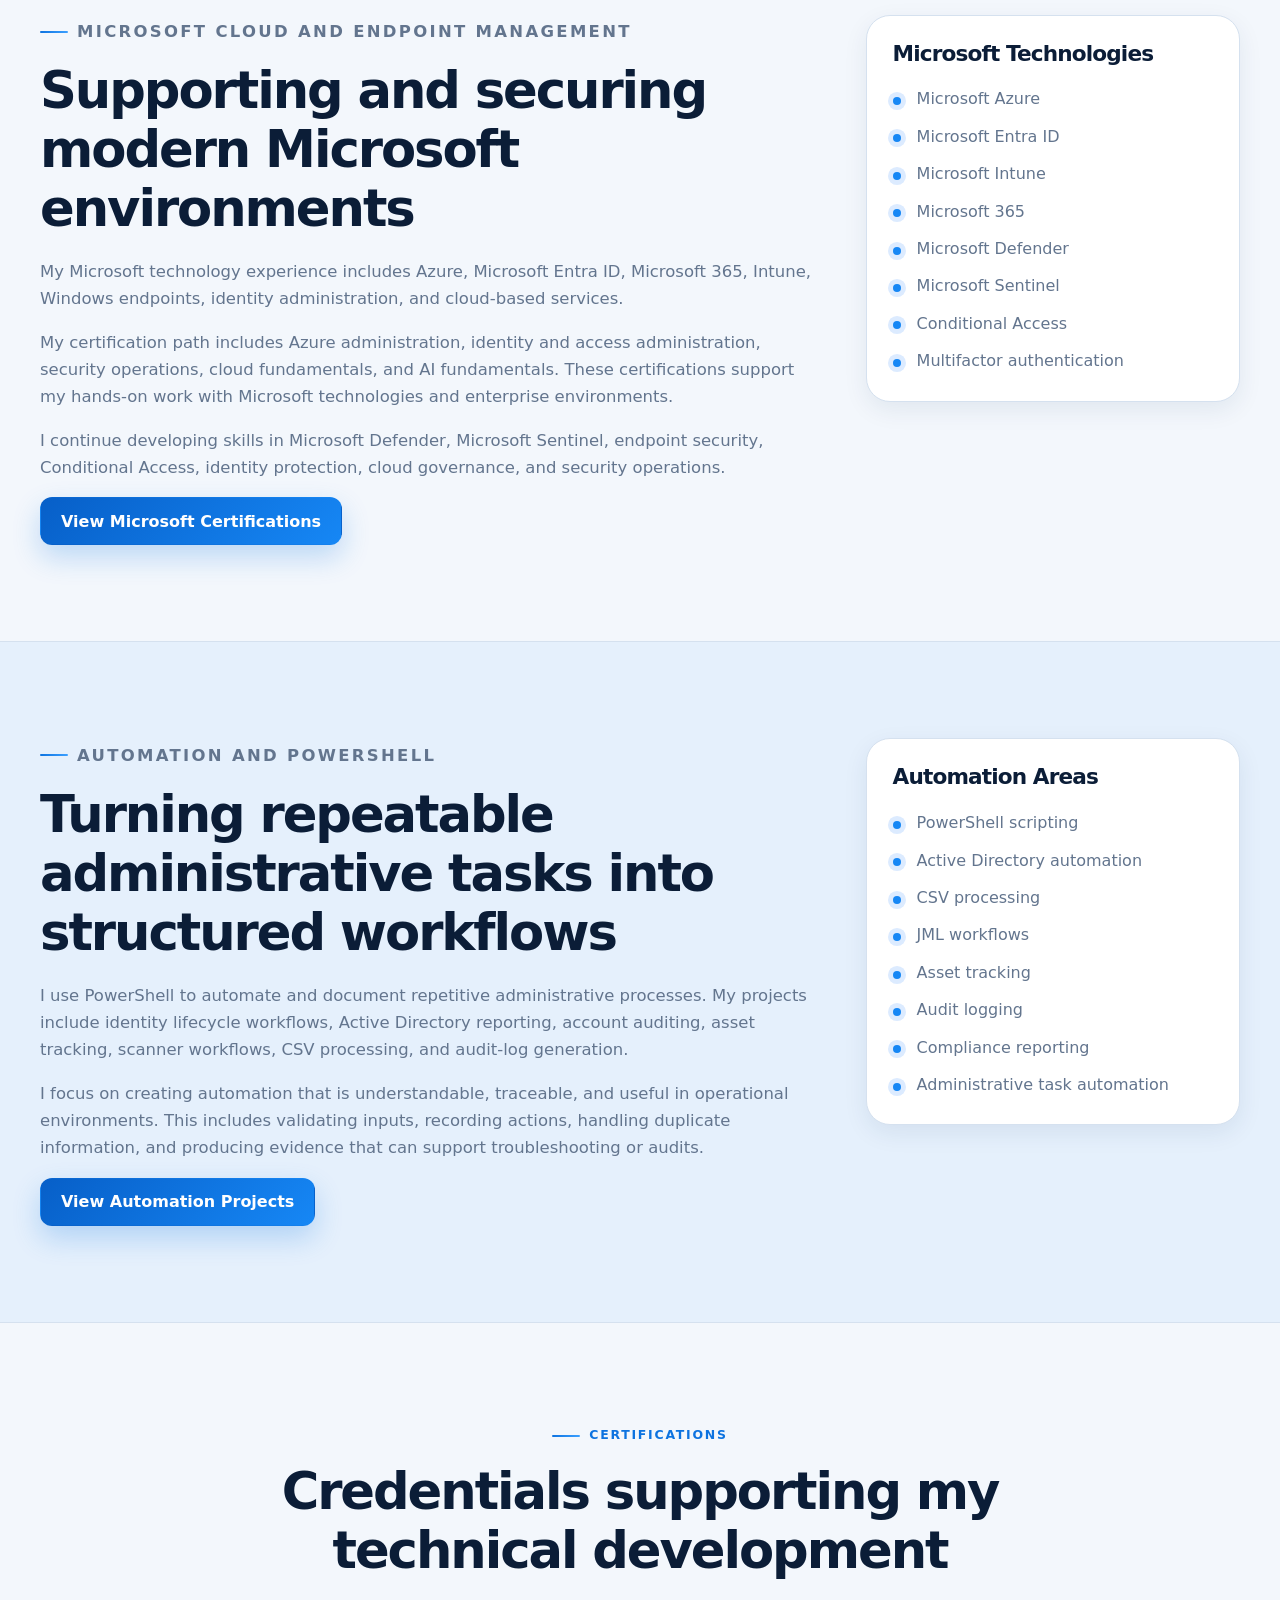
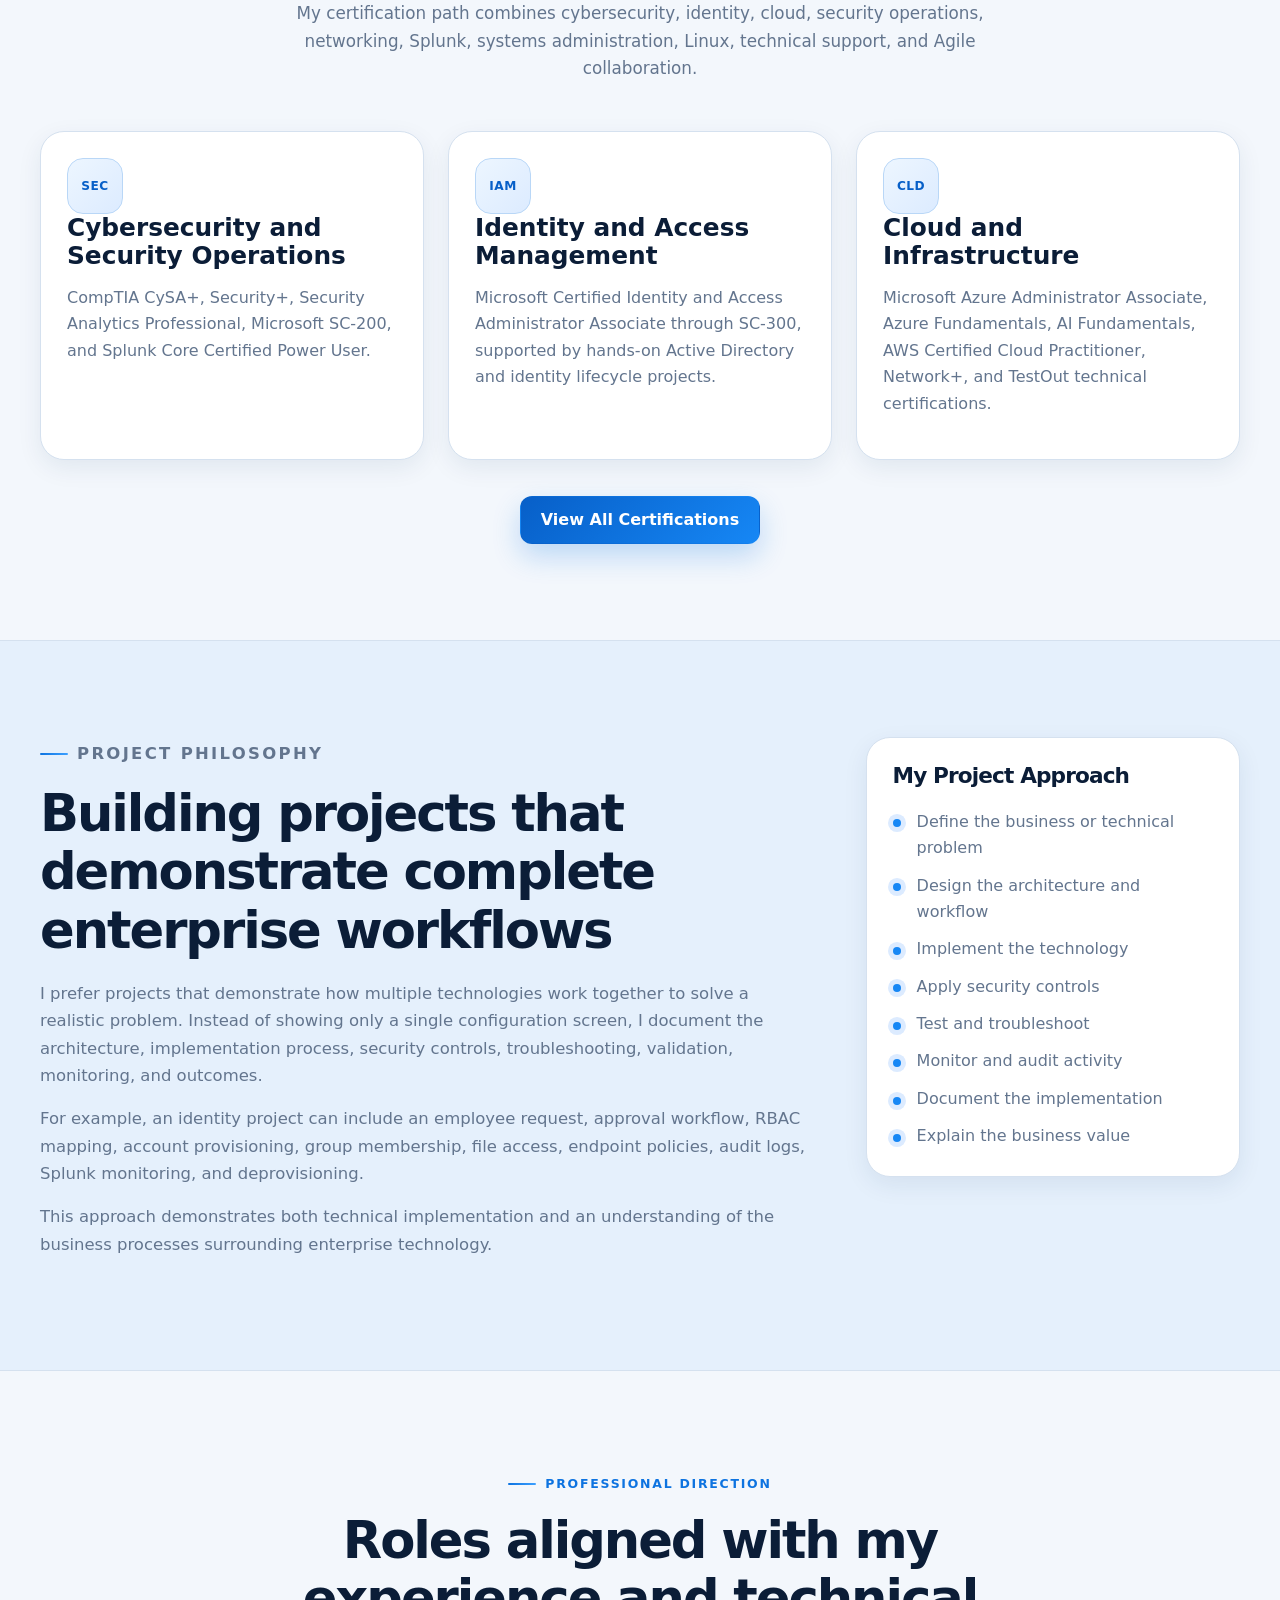
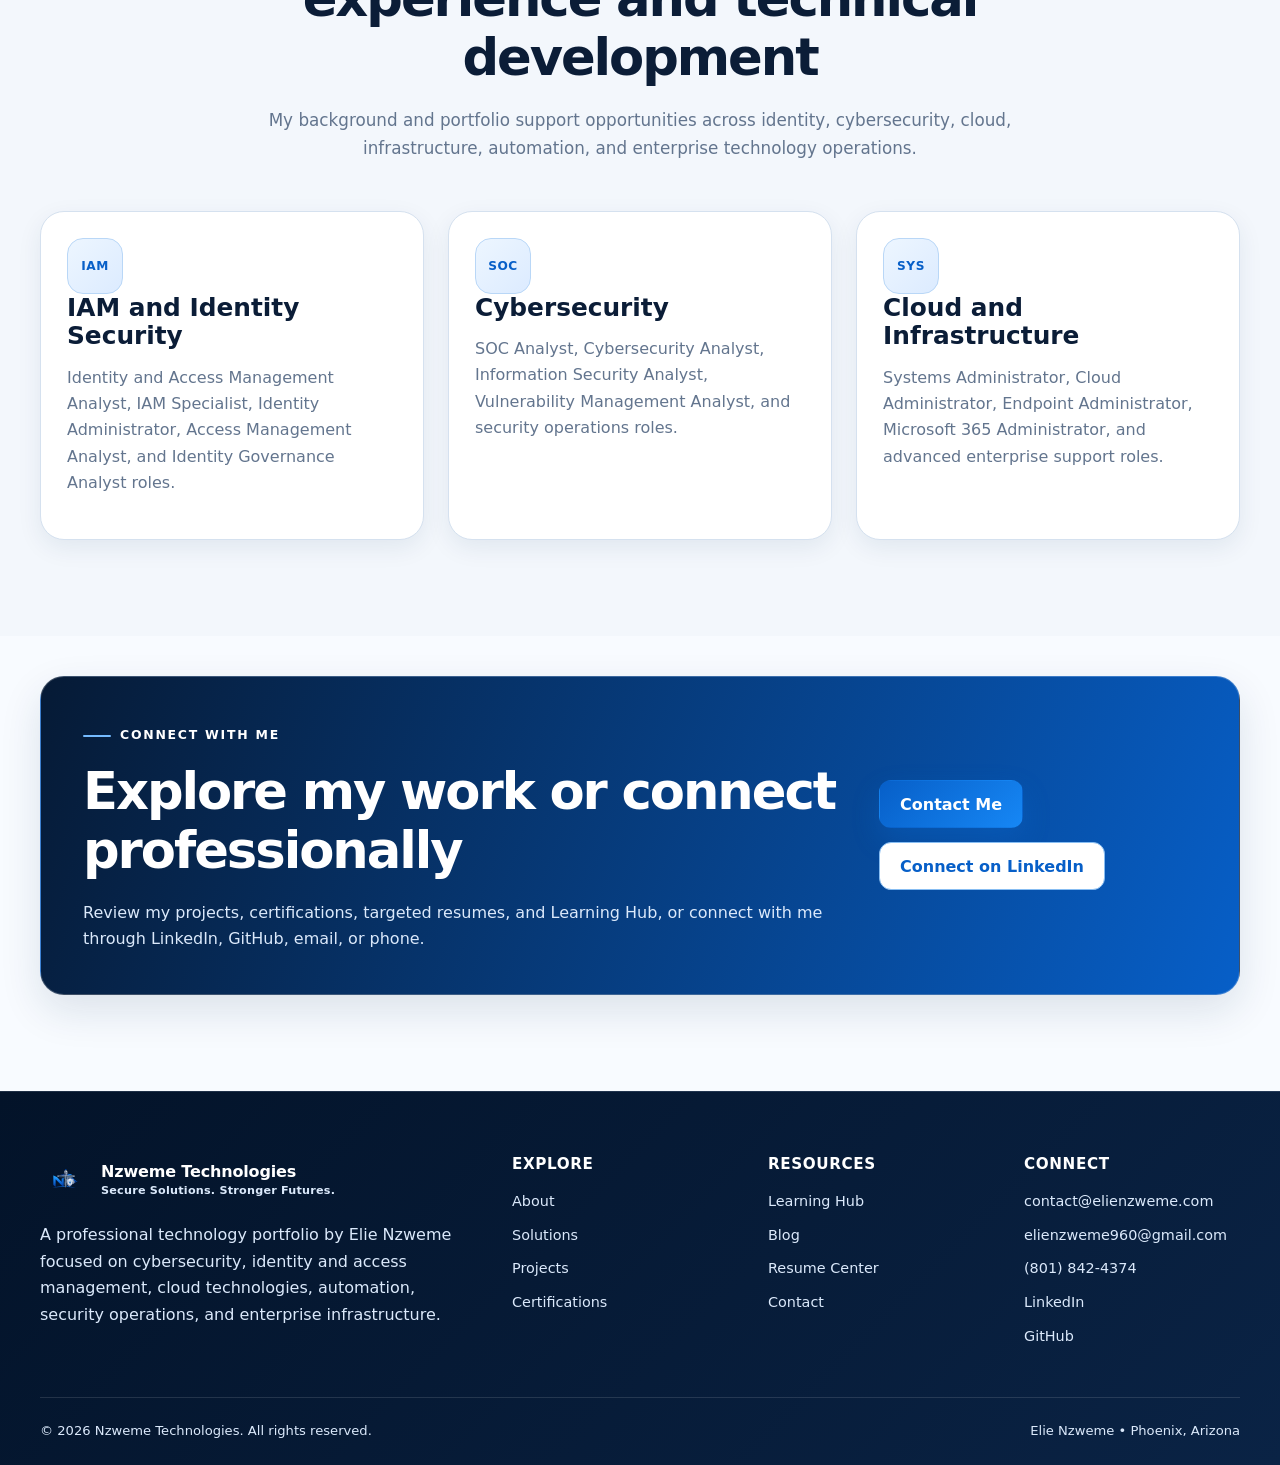
<file: about.html>
<!DOCTYPE html>
<html lang="en">
<head>
    <meta charset="UTF-8">

    <meta
        name="viewport"
        content="width=device-width, initial-scale=1.0"
    >

    <meta
        name="description"
        content="Learn about Elie Nzweme, an IT and cybersecurity professional with enterprise technical support experience and hands-on projects across identity and access management, security operations, Microsoft cloud, infrastructure, vulnerability management, and automation."
    >

    <meta
        name="keywords"
        content="Elie Nzweme, Nzweme Technologies, cybersecurity professional, IAM professional, identity and access management, Microsoft Entra ID, Azure, Splunk, PowerShell, systems administration, enterprise IT"
    >

    <meta name="author" content="Elie Nzweme">

    <meta property="og:type" content="website">

    <meta
        property="og:title"
        content="About Elie Nzweme | Nzweme Technologies"
    >

    <meta
        property="og:description"
        content="Learn about Elie Nzweme's professional background, certifications, technical skills, enterprise projects, and career focus."
    >

    <meta
        property="og:url"
        content="https://elienzweme.com/about.html"
    >

    <meta
        property="og:image"
        content="https://elienzweme.com/assets/images/logo.png"
    >

    <meta name="twitter:card" content="summary">

    <title>
        About Elie Nzweme | Nzweme Technologies
    </title>

    <link
        rel="canonical"
        href="https://elienzweme.com/about.html"
    >

    <link
        rel="stylesheet"
        href="assets/css/style.css"
    >
</head>

<body>
    <a class="skip-link" href="#main-content">
        Skip to main content
    </a>

    <!-- =====================================================
         HEADER
         ===================================================== -->

    <header class="site-header">
        <div class="container header-container">
            <a
                class="site-logo"
                href="index.html"
                aria-label="Nzweme Technologies home page"
            >
                <img
                    class="site-logo-image"
                    src="assets/images/logo.png"
                    alt="Nzweme Technologies logo"
                >

                <span class="logo-text">
                    <strong>
                        Nzweme Technologies
                    </strong>

                    <small>
                        Secure Solutions. Stronger Futures.
                    </small>
                </span>
            </a>

            <button
                class="mobile-menu-button"
                type="button"
                aria-label="Open navigation menu"
                aria-controls="primary-navigation"
                aria-expanded="false"
            >
                <span></span>
                <span></span>
                <span></span>
            </button>

            <nav
                id="primary-navigation"
                class="primary-navigation"
                aria-label="Primary navigation"
            >
                <a href="index.html">
                    Home
                </a>

                <a
                    class="active"
                    href="about.html"
                    aria-current="page"
                >
                    About
                </a>

                <a href="solutions.html">
                    Solutions
                </a>

                <a href="projects.html">
                    Projects
                </a>

                <a href="certifications.html">
                    Certifications
                </a>

                <a href="learning.html">
                    Learning Hub
                </a>

                <a href="blog.html">
                    Blog
                </a>

                <a href="resume.html">
                    Resume
                </a>

                <a href="contact.html">
                    Contact
                </a>
            </nav>
        </div>
    </header>

    <!-- =====================================================
         MAIN CONTENT
         ===================================================== -->

    <main id="main-content">

        <!-- =================================================
             PAGE HERO
             ================================================= -->

        <section class="page-hero">
            <div class="container page-hero-grid">
                <div class="page-hero-content reveal">
                    <p class="eyebrow">
                        About Elie Nzweme
                    </p>

                    <h1>
                        Combining enterprise IT support with cybersecurity,
                        identity, cloud and automation
                    </h1>

                    <p class="page-hero-description">
                        I am an IT and cybersecurity professional based in
                        Phoenix, Arizona, with enterprise technical support
                        experience and hands-on projects across identity and
                        access management, security operations, Microsoft
                        cloud technologies, Windows infrastructure,
                        vulnerability management, and automation.
                    </p>

                    <div class="page-hero-actions">
                        <a
                            class="button button-primary"
                            href="projects.html"
                        >
                            Explore My Projects
                        </a>

                        <a
                            class="button button-secondary"
                            href="resume.html"
                        >
                            View Resume Center
                        </a>
                    </div>
                </div>

                <aside
                    class="project-summary-panel reveal"
                    aria-label="Professional profile summary"
                >
                    <div class="summary-panel-header">
                        <span>
                            Professional Profile
                        </span>

                        <span class="status-indicator">
                            Phoenix, Arizona
                        </span>
                    </div>

                    <div class="summary-stat-grid">
                        <article class="summary-stat">
                            <strong>
                                IAM
                            </strong>

                            <span>
                                Identity lifecycle and access governance
                            </span>
                        </article>

                        <article class="summary-stat">
                            <strong>
                                SOC
                            </strong>

                            <span>
                                Security monitoring and analysis
                            </span>
                        </article>

                        <article class="summary-stat">
                            <strong>
                                Cloud
                            </strong>

                            <span>
                                Azure, Entra ID and Microsoft 365
                            </span>
                        </article>

                        <article class="summary-stat">
                            <strong>
                                Auto
                            </strong>

                            <span>
                                PowerShell and workflow automation
                            </span>
                        </article>
                    </div>

                    <div class="summary-focus-list">
                        <p>
                            Core focus areas
                        </p>

                        <ul>
                            <li>
                                Identity and Access Management
                            </li>

                            <li>
                                Cybersecurity and Security Operations
                            </li>

                            <li>
                                Microsoft Cloud and Endpoint Management
                            </li>

                            <li>
                                Systems and Infrastructure Administration
                            </li>

                            <li>
                                Enterprise Technical Support
                            </li>
                        </ul>
                    </div>
                </aside>
            </div>
        </section>

        <!-- =================================================
             PROFESSIONAL BACKGROUND
             ================================================= -->

        <section class="section">
            <div class="container about-grid">
                <div class="about-content reveal">
                    <p class="eyebrow">
                        Professional Background
                    </p>

                    <h2>
                        Enterprise support experience strengthened by
                        security, identity and cloud skills
                    </h2>

                    <p>
                        My professional experience includes supporting users,
                        endpoints, applications, identity systems, cloud
                        services, Microsoft 365, VPN connectivity, printers,
                        business applications, and other technologies used in
                        enterprise environments.
                    </p>

                    <p>
                        This experience has helped me understand how technical
                        issues affect employees and business operations. It
                        has also reinforced the importance of secure access,
                        reliable systems, accurate documentation, structured
                        troubleshooting, customer service, and effective
                        communication.
                    </p>

                    <p>
                        Alongside my professional work, I build hands-on labs
                        and automation projects that expand into identity and
                        access management, security operations, Windows
                        Server, Microsoft cloud, vulnerability management,
                        endpoint security, Linux, networking, and enterprise
                        infrastructure.
                    </p>
                </div>

                <aside class="about-panel reveal">
                    <h2>
                        Enterprise Support Areas
                    </h2>

                    <ul>
                        <li>
                            Windows 10 and Windows 11
                        </li>

                        <li>
                            Microsoft 365 administration and support
                        </li>

                        <li>
                            Microsoft Entra ID
                        </li>

                        <li>
                            Microsoft Intune
                        </li>

                        <li>
                            VPN and remote-access troubleshooting
                        </li>

                        <li>
                            Endpoint and application support
                        </li>

                        <li>
                            Account and access troubleshooting
                        </li>

                        <li>
                            Ticket documentation and escalation
                        </li>
                    </ul>
                </aside>
            </div>
        </section>

        <!-- =================================================
             TECHNICAL FOCUS
             ================================================= -->

        <section class="section projects-section">
            <div class="container">
                <div class="section-heading centered reveal">
                    <p class="eyebrow">
                        Technical Focus
                    </p>

                    <h2>
                        Building skills across interconnected enterprise
                        technology domains
                    </h2>

                    <p>
                        My projects are designed around technologies that work
                        together in realistic business environments rather
                        than as isolated tools.
                    </p>
                </div>

                <div class="feature-grid">
                    <article class="feature-card reveal">
                        <span class="resume-icon" aria-hidden="true">
                            IAM
                        </span>

                        <h3>
                            Identity and Access Management
                        </h3>

                        <p>
                            Active Directory, Microsoft Entra ID, RBAC,
                            joiner-mover-leaver workflows, provisioning,
                            deprovisioning, access reviews, delegated
                            administration, MFA, Conditional Access, and
                            identity governance.
                        </p>
                    </article>

                    <article class="feature-card reveal">
                        <span class="resume-icon" aria-hidden="true">
                            SOC
                        </span>

                        <h3>
                            Security Operations
                        </h3>

                        <p>
                            Splunk Enterprise, Sysmon, Windows event logs,
                            dashboards, threat detection, incident
                            investigation, MITRE ATT&amp;CK, vulnerability
                            management, and security reporting.
                        </p>
                    </article>

                    <article class="feature-card reveal">
                        <span class="resume-icon" aria-hidden="true">
                            CLD
                        </span>

                        <h3>
                            Cloud and Microsoft Technologies
                        </h3>

                        <p>
                            Microsoft Azure, Entra ID, Microsoft 365, Intune,
                            Microsoft Defender, cloud identity, endpoint
                            administration, governance, and hybrid
                            infrastructure.
                        </p>
                    </article>

                    <article class="feature-card reveal">
                        <span class="resume-icon" aria-hidden="true">
                            SYS
                        </span>

                        <h3>
                            Systems Administration
                        </h3>

                        <p>
                            Windows Server, Active Directory Domain Services,
                            Group Policy, DNS, file services, NTFS
                            permissions, SMB, VMware, Linux, networking, and
                            endpoint administration.
                        </p>
                    </article>

                    <article class="feature-card reveal">
                        <span class="resume-icon" aria-hidden="true">
                            VM
                        </span>

                        <h3>
                            Vulnerability Management
                        </h3>

                        <p>
                            Nessus vulnerability scanning, credentialed
                            assessments, finding validation, risk
                            prioritization, remediation planning, and
                            technical reporting.
                        </p>
                    </article>

                    <article class="feature-card reveal">
                        <span class="resume-icon" aria-hidden="true">
                            AUTO
                        </span>

                        <h3>
                            Automation
                        </h3>

                        <p>
                            PowerShell scripting, CSV-driven workflows,
                            identity lifecycle automation, asset tracking,
                            audit logging, reporting, and repeatable
                            administrative processes.
                        </p>
                    </article>
                </div>
            </div>
        </section>

        <!-- =================================================
             IAM
             ================================================= -->

        <section class="section">
            <div class="container about-grid">
                <div class="about-content reveal">
                    <p class="eyebrow">
                        Identity and Access Management
                    </p>

                    <h2>
                        Building identity lifecycle and access-control
                        experience
                    </h2>

                    <p>
                        Identity and access management is one of my primary
                        areas of professional development. My hands-on work
                        includes Active Directory account administration,
                        department-based RBAC, security groups, delegated
                        administration, access auditing, Windows LAPS, and
                        PowerShell automation.
                    </p>

                    <p>
                        My Active Directory Identity Lifecycle and Access
                        Management Automation Toolkit is designed around the
                        joiner, mover, and leaver lifecycle. The project uses
                        structured request data, RBAC mappings, PowerShell
                        automation, audit logging, secure file access, Splunk
                        monitoring, and planned ticket evidence to simulate an
                        enterprise IAM workflow.
                    </p>

                    <p>
                        I continue developing my understanding of role
                        management, entitlements, access certifications,
                        segregation of duties, privileged access, identity
                        governance, and enterprise platforms such as
                        SailPoint.
                    </p>

                    <a
                        class="button button-primary"
                        href="projects.html?category=Identity%20%26%20Access%20Management"
                    >
                        View IAM Projects
                    </a>
                </div>

                <aside class="about-panel reveal">
                    <h2>
                        IAM Skills
                    </h2>

                    <ul>
                        <li>
                            Joiner, mover and leaver processes
                        </li>

                        <li>
                            Role-Based Access Control
                        </li>

                        <li>
                            Active Directory security groups
                        </li>

                        <li>
                            User provisioning and deprovisioning
                        </li>

                        <li>
                            Delegated administration
                        </li>

                        <li>
                            Access reviews and auditing
                        </li>

                        <li>
                            Least privilege
                        </li>

                        <li>
                            Identity governance concepts
                        </li>
                    </ul>
                </aside>
            </div>
        </section>

        <!-- =================================================
             SECURITY OPERATIONS
             ================================================= -->

        <section class="section projects-section">
            <div class="container about-grid">
                <div class="about-content reveal">
                    <p class="eyebrow">
                        Security Operations
                    </p>

                    <h2>
                        Developing visibility from endpoint telemetry to SIEM
                        analysis
                    </h2>

                    <p>
                        My Enterprise SOC Lab focuses on building an end-to-end
                        security monitoring environment using Windows
                        systems, Sysmon, Splunk Universal Forwarder, and
                        Splunk Enterprise.
                    </p>

                    <p>
                        The environment collects and analyzes security events
                        related to authentication, failed logons, privileged
                        activity, process execution, PowerShell, account
                        creation, account lockouts, services, and endpoint
                        telemetry.
                    </p>

                    <p>
                        This work supports practical experience with SPL,
                        dashboards, Windows event analysis, security
                        investigations, detection engineering concepts, and
                        MITRE ATT&amp;CK mapping.
                    </p>

                    <a
                        class="button button-primary"
                        href="projects.html?category=SIEM%20%26%20SOC"
                    >
                        View SOC Projects
                    </a>
                </div>

                <aside class="about-panel reveal">
                    <h2>
                        Security Operations Skills
                    </h2>

                    <ul>
                        <li>
                            Splunk Enterprise
                        </li>

                        <li>
                            Splunk Search Processing Language
                        </li>

                        <li>
                            Sysmon telemetry
                        </li>

                        <li>
                            Windows Security Event Logs
                        </li>

                        <li>
                            Security dashboards
                        </li>

                        <li>
                            Threat detection
                        </li>

                        <li>
                            Incident investigation
                        </li>

                        <li>
                            MITRE ATT&amp;CK
                        </li>
                    </ul>
                </aside>
            </div>
        </section>

        <!-- =================================================
             MICROSOFT CLOUD
             ================================================= -->

        <section class="section">
            <div class="container about-grid">
                <div class="about-content reveal">
                    <p class="eyebrow">
                        Microsoft Cloud and Endpoint Management
                    </p>

                    <h2>
                        Supporting and securing modern Microsoft
                        environments
                    </h2>

                    <p>
                        My Microsoft technology experience includes Azure,
                        Microsoft Entra ID, Microsoft 365, Intune, Windows
                        endpoints, identity administration, and cloud-based
                        services.
                    </p>

                    <p>
                        My certification path includes Azure administration,
                        identity and access administration, security
                        operations, cloud fundamentals, and AI fundamentals.
                        These certifications support my hands-on work with
                        Microsoft technologies and enterprise environments.
                    </p>

                    <p>
                        I continue developing skills in Microsoft Defender,
                        Microsoft Sentinel, endpoint security, Conditional
                        Access, identity protection, cloud governance, and
                        security operations.
                    </p>

                    <a
                        class="button button-primary"
                        href="certifications.html"
                    >
                        View Microsoft Certifications
                    </a>
                </div>

                <aside class="about-panel reveal">
                    <h2>
                        Microsoft Technologies
                    </h2>

                    <ul>
                        <li>
                            Microsoft Azure
                        </li>

                        <li>
                            Microsoft Entra ID
                        </li>

                        <li>
                            Microsoft Intune
                        </li>

                        <li>
                            Microsoft 365
                        </li>

                        <li>
                            Microsoft Defender
                        </li>

                        <li>
                            Microsoft Sentinel
                        </li>

                        <li>
                            Conditional Access
                        </li>

                        <li>
                            Multifactor authentication
                        </li>
                    </ul>
                </aside>
            </div>
        </section>

        <!-- =================================================
             AUTOMATION
             ================================================= -->

        <section class="section projects-section">
            <div class="container about-grid">
                <div class="about-content reveal">
                    <p class="eyebrow">
                        Automation and PowerShell
                    </p>

                    <h2>
                        Turning repeatable administrative tasks into
                        structured workflows
                    </h2>

                    <p>
                        I use PowerShell to automate and document repetitive
                        administrative processes. My projects include
                        identity lifecycle workflows, Active Directory
                        reporting, account auditing, asset tracking, scanner
                        workflows, CSV processing, and audit-log generation.
                    </p>

                    <p>
                        I focus on creating automation that is understandable,
                        traceable, and useful in operational environments.
                        This includes validating inputs, recording actions,
                        handling duplicate information, and producing evidence
                        that can support troubleshooting or audits.
                    </p>

                    <a
                        class="button button-primary"
                        href="projects.html?category=Automation"
                    >
                        View Automation Projects
                    </a>
                </div>

                <aside class="about-panel reveal">
                    <h2>
                        Automation Areas
                    </h2>

                    <ul>
                        <li>
                            PowerShell scripting
                        </li>

                        <li>
                            Active Directory automation
                        </li>

                        <li>
                            CSV processing
                        </li>

                        <li>
                            JML workflows
                        </li>

                        <li>
                            Asset tracking
                        </li>

                        <li>
                            Audit logging
                        </li>

                        <li>
                            Compliance reporting
                        </li>

                        <li>
                            Administrative task automation
                        </li>
                    </ul>
                </aside>
            </div>
        </section>

        <!-- =================================================
             CERTIFICATIONS
             ================================================= -->

        <section class="section">
            <div class="container">
                <div class="section-heading centered reveal">
                    <p class="eyebrow">
                        Certifications
                    </p>

                    <h2>
                        Credentials supporting my technical development
                    </h2>

                    <p>
                        My certification path combines cybersecurity,
                        identity, cloud, security operations, networking,
                        Splunk, systems administration, Linux, technical
                        support, and Agile collaboration.
                    </p>
                </div>

                <div class="feature-grid">
                    <article class="feature-card reveal">
                        <span class="resume-icon" aria-hidden="true">
                            SEC
                        </span>

                        <h3>
                            Cybersecurity and Security Operations
                        </h3>

                        <p>
                            CompTIA CySA+, Security+, Security Analytics
                            Professional, Microsoft SC-200, and Splunk Core
                            Certified Power User.
                        </p>
                    </article>

                    <article class="feature-card reveal">
                        <span class="resume-icon" aria-hidden="true">
                            IAM
                        </span>

                        <h3>
                            Identity and Access Management
                        </h3>

                        <p>
                            Microsoft Certified Identity and Access
                            Administrator Associate through SC-300, supported
                            by hands-on Active Directory and identity
                            lifecycle projects.
                        </p>
                    </article>

                    <article class="feature-card reveal">
                        <span class="resume-icon" aria-hidden="true">
                            CLD
                        </span>

                        <h3>
                            Cloud and Infrastructure
                        </h3>

                        <p>
                            Microsoft Azure Administrator Associate, Azure
                            Fundamentals, AI Fundamentals, AWS Certified Cloud
                            Practitioner, Network+, and TestOut technical
                            certifications.
                        </p>
                    </article>
                </div>

                <div
                    class="text-center"
                    style="margin-top: 36px;"
                >
                    <a
                        class="button button-primary"
                        href="certifications.html"
                    >
                        View All Certifications
                    </a>
                </div>
            </div>
        </section>

        <!-- =================================================
             PROJECT PHILOSOPHY
             ================================================= -->

        <section class="section projects-section">
            <div class="container about-grid">
                <div class="about-content reveal">
                    <p class="eyebrow">
                        Project Philosophy
                    </p>

                    <h2>
                        Building projects that demonstrate complete
                        enterprise workflows
                    </h2>

                    <p>
                        I prefer projects that demonstrate how multiple
                        technologies work together to solve a realistic
                        problem. Instead of showing only a single
                        configuration screen, I document the architecture,
                        implementation process, security controls,
                        troubleshooting, validation, monitoring, and outcomes.
                    </p>

                    <p>
                        For example, an identity project can include an
                        employee request, approval workflow, RBAC mapping,
                        account provisioning, group membership, file access,
                        endpoint policies, audit logs, Splunk monitoring, and
                        deprovisioning.
                    </p>

                    <p>
                        This approach demonstrates both technical
                        implementation and an understanding of the business
                        processes surrounding enterprise technology.
                    </p>
                </div>

                <aside class="about-panel reveal">
                    <h2>
                        My Project Approach
                    </h2>

                    <ul>
                        <li>
                            Define the business or technical problem
                        </li>

                        <li>
                            Design the architecture and workflow
                        </li>

                        <li>
                            Implement the technology
                        </li>

                        <li>
                            Apply security controls
                        </li>

                        <li>
                            Test and troubleshoot
                        </li>

                        <li>
                            Monitor and audit activity
                        </li>

                        <li>
                            Document the implementation
                        </li>

                        <li>
                            Explain the business value
                        </li>
                    </ul>
                </aside>
            </div>
        </section>

        <!-- =================================================
             PROFESSIONAL DIRECTION
             ================================================= -->

        <section class="section">
            <div class="container">
                <div class="section-heading centered reveal">
                    <p class="eyebrow">
                        Professional Direction
                    </p>

                    <h2>
                        Roles aligned with my experience and technical
                        development
                    </h2>

                    <p>
                        My background and portfolio support opportunities
                        across identity, cybersecurity, cloud, infrastructure,
                        automation, and enterprise technology operations.
                    </p>
                </div>

                <div class="feature-grid">
                    <article class="feature-card reveal">
                        <span class="resume-icon" aria-hidden="true">
                            IAM
                        </span>

                        <h3>
                            IAM and Identity Security
                        </h3>

                        <p>
                            Identity and Access Management Analyst, IAM
                            Specialist, Identity Administrator, Access
                            Management Analyst, and Identity Governance
                            Analyst roles.
                        </p>
                    </article>

                    <article class="feature-card reveal">
                        <span class="resume-icon" aria-hidden="true">
                            SOC
                        </span>

                        <h3>
                            Cybersecurity
                        </h3>

                        <p>
                            SOC Analyst, Cybersecurity Analyst, Information
                            Security Analyst, Vulnerability Management
                            Analyst, and security operations roles.
                        </p>
                    </article>

                    <article class="feature-card reveal">
                        <span class="resume-icon" aria-hidden="true">
                            SYS
                        </span>

                        <h3>
                            Cloud and Infrastructure
                        </h3>

                        <p>
                            Systems Administrator, Cloud Administrator,
                            Endpoint Administrator, Microsoft 365
                            Administrator, and advanced enterprise support
                            roles.
                        </p>
                    </article>
                </div>
            </div>
        </section>

        <!-- =================================================
             CONTACT CTA
             ================================================= -->

        <section class="section project-cta-section">
            <div class="container">
                <div class="project-cta reveal">
                    <div>
                        <p class="eyebrow">
                            Connect With Me
                        </p>

                        <h2>
                            Explore my work or connect professionally
                        </h2>

                        <p>
                            Review my projects, certifications, targeted
                            resumes, and Learning Hub, or connect with me
                            through LinkedIn, GitHub, email, or phone.
                        </p>
                    </div>

                    <div class="project-cta-actions">
                        <a
                            class="button button-primary"
                            href="contact.html"
                        >
                            Contact Me
                        </a>

                        <a
                            class="button button-secondary"
                            href="https://www.linkedin.com/in/elie-nzweme-34a577239/"
                            target="_blank"
                            rel="noopener noreferrer"
                        >
                            Connect on LinkedIn
                        </a>
                    </div>
                </div>
            </div>
        </section>
    </main>

    <!-- =====================================================
         FOOTER
         ===================================================== -->

    <footer class="site-footer">
        <div class="container footer-grid">
            <div class="footer-brand">
                <a
                    class="site-logo footer-logo"
                    href="index.html"
                    aria-label="Nzweme Technologies home page"
                >
                    <img
                        class="site-logo-image"
                        src="assets/images/logo.png"
                        alt="Nzweme Technologies logo"
                    >

                    <span class="logo-text">
                        <strong>
                            Nzweme Technologies
                        </strong>

                        <small>
                            Secure Solutions. Stronger Futures.
                        </small>
                    </span>
                </a>

                <p>
                    A professional technology portfolio by Elie Nzweme
                    focused on cybersecurity, identity and access management,
                    cloud technologies, automation, security operations, and
                    enterprise infrastructure.
                </p>
            </div>

            <div class="footer-links">
                <h2>
                    Explore
                </h2>

                <a href="about.html">
                    About
                </a>

                <a href="solutions.html">
                    Solutions
                </a>

                <a href="projects.html">
                    Projects
                </a>

                <a href="certifications.html">
                    Certifications
                </a>
            </div>

            <div class="footer-links">
                <h2>
                    Resources
                </h2>

                <a href="learning.html">
                    Learning Hub
                </a>

                <a href="blog.html">
                    Blog
                </a>

                <a href="resume.html">
                    Resume Center
                </a>

                <a href="contact.html">
                    Contact
                </a>
            </div>

            <div class="footer-links">
                <h2>
                    Connect
                </h2>

                <a href="mailto:contact@elienzweme.com">
                    contact@elienzweme.com
                </a>

                <a href="mailto:elienzweme960@gmail.com">
                    elienzweme960@gmail.com
                </a>

                <a href="tel:+18018424374">
                    (801) 842-4374
                </a>

                <a
                    href="https://www.linkedin.com/in/elie-nzweme-34a577239/"
                    target="_blank"
                    rel="noopener noreferrer"
                >
                    LinkedIn
                </a>

                <a
                    href="https://github.com/elienzweme"
                    target="_blank"
                    rel="noopener noreferrer"
                >
                    GitHub
                </a>
            </div>
        </div>

        <div class="container footer-bottom">
            <p>
                &copy;
                <span id="current-year"></span>
                Nzweme Technologies. All rights reserved.
            </p>

            <p>
                Elie Nzweme &bull; Phoenix, Arizona
            </p>
        </div>
    </footer>

    <script src="assets/js/script.js"></script>
</body>
</html>
</file>
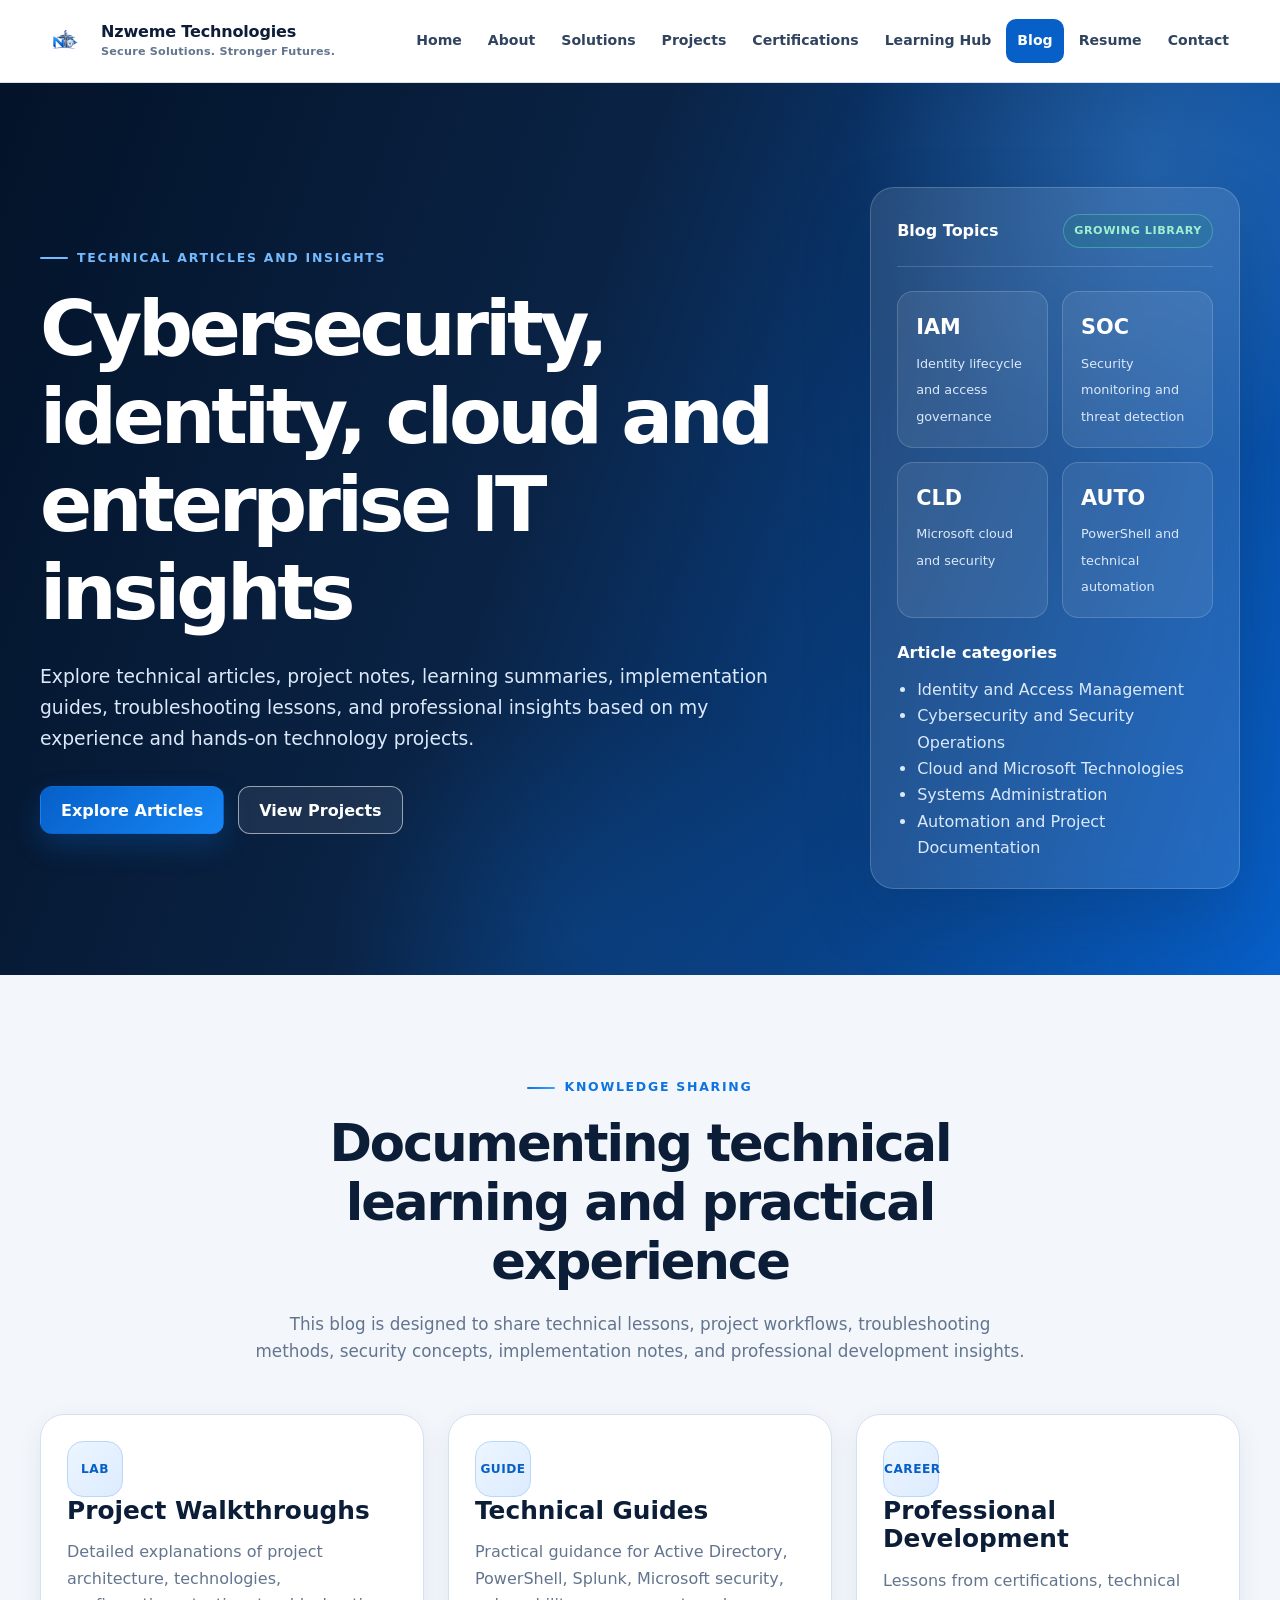
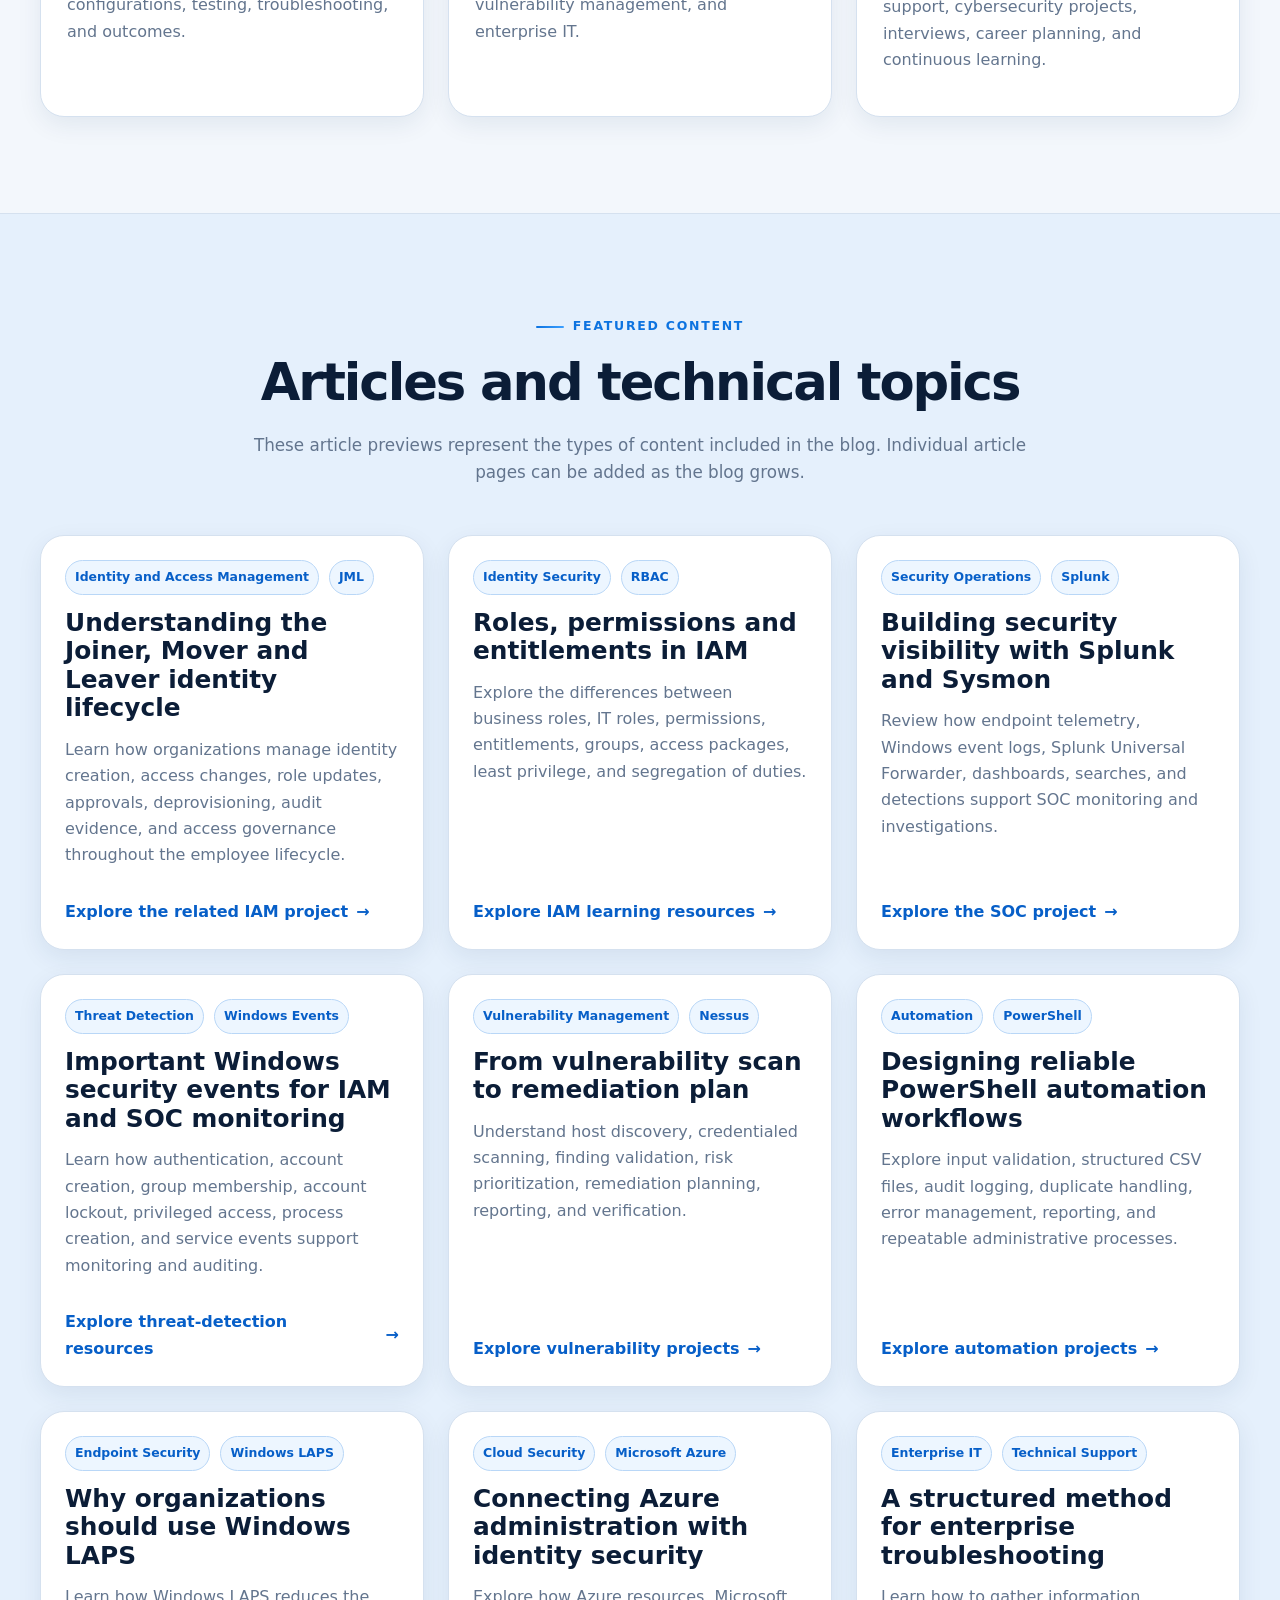
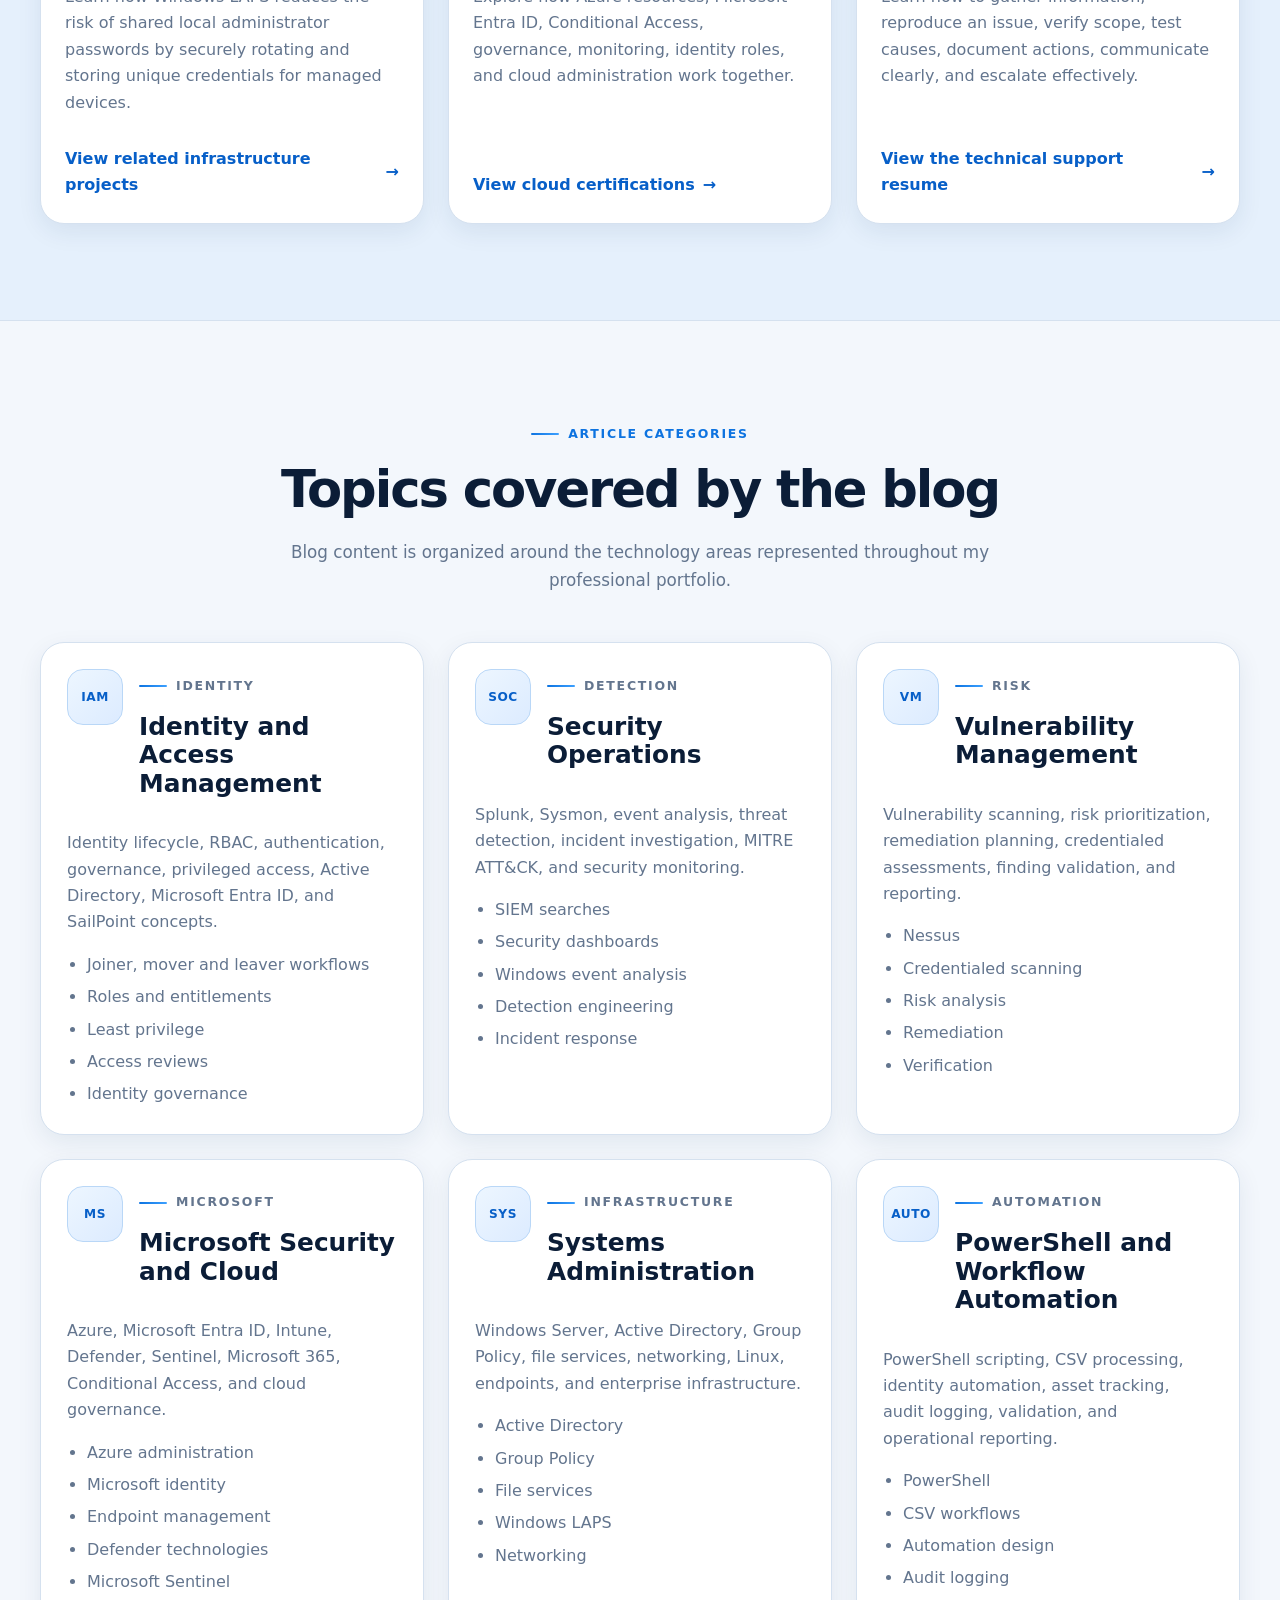
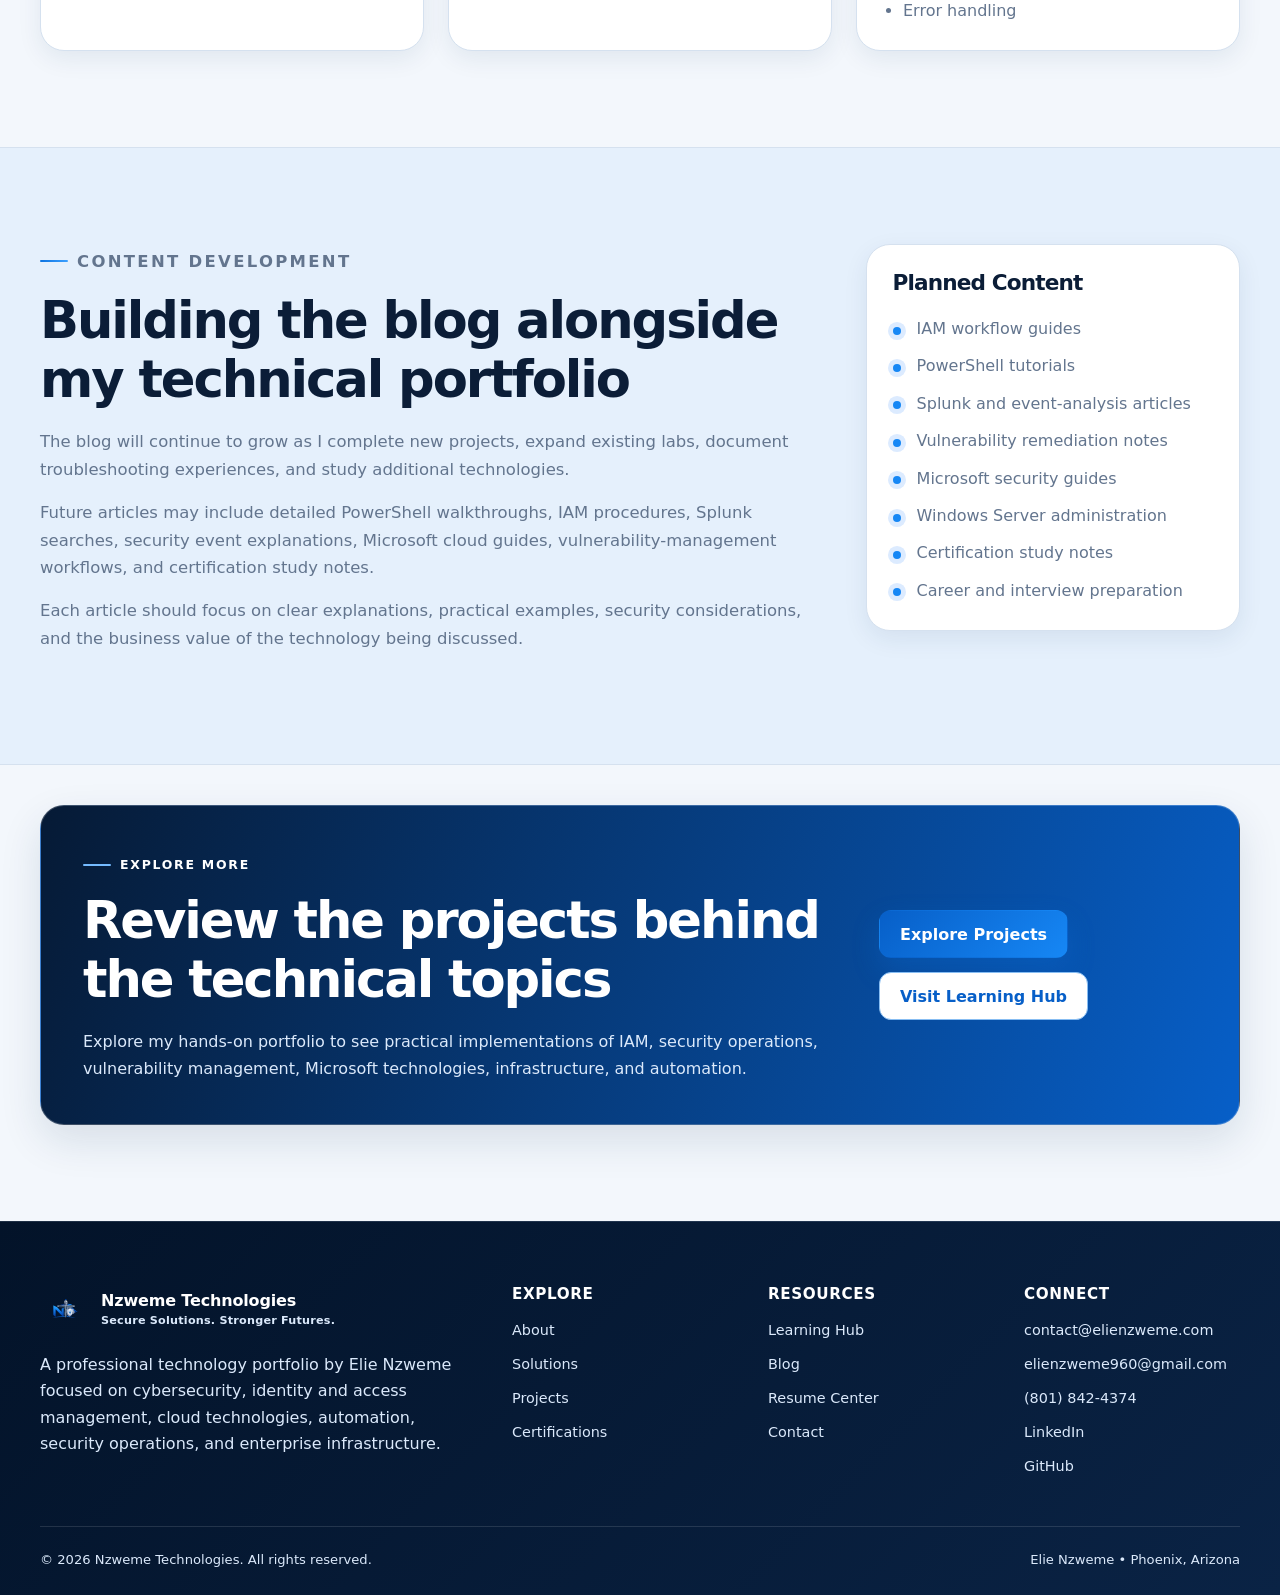
<file: blog.html>
<!DOCTYPE html>
<html lang="en">
<head>
    <meta charset="UTF-8">

    <meta
        name="viewport"
        content="width=device-width, initial-scale=1.0"
    >

    <meta
        name="description"
        content="Read articles, project notes, technical guides, and professional insights from Elie Nzweme covering cybersecurity, identity and access management, Microsoft technologies, cloud security, Splunk, PowerShell, infrastructure, and enterprise IT."
    >

    <meta
        name="keywords"
        content="Elie Nzweme blog, Nzweme Technologies blog, cybersecurity articles, IAM articles, Microsoft Azure, Active Directory, Splunk, PowerShell, cloud security, enterprise IT"
    >

    <meta name="author" content="Elie Nzweme">

    <meta property="og:type" content="website">

    <meta
        property="og:title"
        content="Blog | Elie Nzweme | Nzweme Technologies"
    >

    <meta
        property="og:description"
        content="Technical articles, project notes, and professional insights across cybersecurity, identity, cloud, automation, and enterprise IT."
    >

    <meta
        property="og:url"
        content="https://elienzweme.com/blog.html"
    >

    <meta
        property="og:image"
        content="https://elienzweme.com/assets/images/logo.png"
    >

    <meta name="twitter:card" content="summary">

    <title>
        Blog | Elie Nzweme | Nzweme Technologies
    </title>

    <link
        rel="canonical"
        href="https://elienzweme.com/blog.html"
    >

    <link
        rel="stylesheet"
        href="assets/css/style.css"
    >
</head>

<body>
    <a class="skip-link" href="#main-content">
        Skip to main content
    </a>

    <!-- =====================================================
         HEADER
         ===================================================== -->

    <header class="site-header">
        <div class="container header-container">
            <a
                class="site-logo"
                href="index.html"
                aria-label="Nzweme Technologies home page"
            >
                <img
                    class="site-logo-image"
                    src="assets/images/logo.png"
                    alt="Nzweme Technologies logo"
                >

                <span class="logo-text">
                    <strong>
                        Nzweme Technologies
                    </strong>

                    <small>
                        Secure Solutions. Stronger Futures.
                    </small>
                </span>
            </a>

            <button
                class="mobile-menu-button"
                type="button"
                aria-label="Open navigation menu"
                aria-controls="primary-navigation"
                aria-expanded="false"
            >
                <span></span>
                <span></span>
                <span></span>
            </button>

            <nav
                id="primary-navigation"
                class="primary-navigation"
                aria-label="Primary navigation"
            >
                <a href="index.html">
                    Home
                </a>

                <a href="about.html">
                    About
                </a>

                <a href="solutions.html">
                    Solutions
                </a>

                <a href="projects.html">
                    Projects
                </a>

                <a href="certifications.html">
                    Certifications
                </a>

                <a href="learning.html">
                    Learning Hub
                </a>

                <a
                    class="active"
                    href="blog.html"
                    aria-current="page"
                >
                    Blog
                </a>

                <a href="resume.html">
                    Resume
                </a>

                <a href="contact.html">
                    Contact
                </a>
            </nav>
        </div>
    </header>

    <!-- =====================================================
         MAIN CONTENT
         ===================================================== -->

    <main id="main-content">

        <!-- =================================================
             HERO
             ================================================= -->

        <section class="page-hero">
            <div class="container page-hero-grid">
                <div class="page-hero-content reveal">
                    <p class="eyebrow">
                        Technical Articles and Insights
                    </p>

                    <h1>
                        Cybersecurity, identity, cloud and enterprise IT
                        insights
                    </h1>

                    <p class="page-hero-description">
                        Explore technical articles, project notes, learning
                        summaries, implementation guides, troubleshooting
                        lessons, and professional insights based on my
                        experience and hands-on technology projects.
                    </p>

                    <div class="page-hero-actions">
                        <a
                            class="button button-primary"
                            href="#articles"
                        >
                            Explore Articles
                        </a>

                        <a
                            class="button button-secondary"
                            href="projects.html"
                        >
                            View Projects
                        </a>
                    </div>
                </div>

                <aside
                    class="project-summary-panel reveal"
                    aria-label="Blog topics summary"
                >
                    <div class="summary-panel-header">
                        <span>
                            Blog Topics
                        </span>

                        <span class="status-indicator">
                            Growing Library
                        </span>
                    </div>

                    <div class="summary-stat-grid">
                        <article class="summary-stat">
                            <strong>
                                IAM
                            </strong>

                            <span>
                                Identity lifecycle and access governance
                            </span>
                        </article>

                        <article class="summary-stat">
                            <strong>
                                SOC
                            </strong>

                            <span>
                                Security monitoring and threat detection
                            </span>
                        </article>

                        <article class="summary-stat">
                            <strong>
                                CLD
                            </strong>

                            <span>
                                Microsoft cloud and security
                            </span>
                        </article>

                        <article class="summary-stat">
                            <strong>
                                AUTO
                            </strong>

                            <span>
                                PowerShell and technical automation
                            </span>
                        </article>
                    </div>

                    <div class="summary-focus-list">
                        <p>
                            Article categories
                        </p>

                        <ul>
                            <li>
                                Identity and Access Management
                            </li>

                            <li>
                                Cybersecurity and Security Operations
                            </li>

                            <li>
                                Cloud and Microsoft Technologies
                            </li>

                            <li>
                                Systems Administration
                            </li>

                            <li>
                                Automation and Project Documentation
                            </li>
                        </ul>
                    </div>
                </aside>
            </div>
        </section>

        <!-- =================================================
             BLOG INTRODUCTION
             ================================================= -->

        <section class="section">
            <div class="container">
                <div class="section-heading centered reveal">
                    <p class="eyebrow">
                        Knowledge Sharing
                    </p>

                    <h2>
                        Documenting technical learning and practical
                        experience
                    </h2>

                    <p>
                        This blog is designed to share technical lessons,
                        project workflows, troubleshooting methods,
                        security concepts, implementation notes, and
                        professional development insights.
                    </p>
                </div>

                <div class="feature-grid">
                    <article class="feature-card reveal">
                        <span class="resume-icon" aria-hidden="true">
                            LAB
                        </span>

                        <h3>
                            Project Walkthroughs
                        </h3>

                        <p>
                            Detailed explanations of project architecture,
                            technologies, configurations, testing,
                            troubleshooting, and outcomes.
                        </p>
                    </article>

                    <article class="feature-card reveal">
                        <span class="resume-icon" aria-hidden="true">
                            GUIDE
                        </span>

                        <h3>
                            Technical Guides
                        </h3>

                        <p>
                            Practical guidance for Active Directory,
                            PowerShell, Splunk, Microsoft security,
                            vulnerability management, and enterprise IT.
                        </p>
                    </article>

                    <article class="feature-card reveal">
                        <span class="resume-icon" aria-hidden="true">
                            CAREER
                        </span>

                        <h3>
                            Professional Development
                        </h3>

                        <p>
                            Lessons from certifications, technical support,
                            cybersecurity projects, interviews, career
                            planning, and continuous learning.
                        </p>
                    </article>
                </div>
            </div>
        </section>

        <!-- =================================================
             FEATURED ARTICLES
             ================================================= -->

        <section
            id="articles"
            class="section projects-section"
        >
            <div class="container">
                <div class="section-heading centered reveal">
                    <p class="eyebrow">
                        Featured Content
                    </p>

                    <h2>
                        Articles and technical topics
                    </h2>

                    <p>
                        These article previews represent the types of content
                        included in the blog. Individual article pages can be
                        added as the blog grows.
                    </p>
                </div>

                <div class="blog-grid">

                    <!-- IAM ARTICLE -->

                    <article class="blog-card reveal">
                        <div class="blog-card-content">
                            <div class="blog-meta">
                                <span>
                                    Identity and Access Management
                                </span>

                                <span>
                                    JML
                                </span>
                            </div>

                            <h3>
                                Understanding the Joiner, Mover and Leaver
                                identity lifecycle
                            </h3>

                            <p>
                                Learn how organizations manage identity
                                creation, access changes, role updates,
                                approvals, deprovisioning, audit evidence,
                                and access governance throughout the employee
                                lifecycle.
                            </p>

                            <a
                                class="text-link"
                                href="projects.html?category=Identity%20%26%20Access%20Management"
                            >
                                Explore the related IAM project
                                <span aria-hidden="true">→</span>
                            </a>
                        </div>
                    </article>

                    <!-- RBAC ARTICLE -->

                    <article class="blog-card reveal">
                        <div class="blog-card-content">
                            <div class="blog-meta">
                                <span>
                                    Identity Security
                                </span>

                                <span>
                                    RBAC
                                </span>
                            </div>

                            <h3>
                                Roles, permissions and entitlements in IAM
                            </h3>

                            <p>
                                Explore the differences between business
                                roles, IT roles, permissions, entitlements,
                                groups, access packages, least privilege, and
                                segregation of duties.
                            </p>

                            <a
                                class="text-link"
                                href="learning.html"
                            >
                                Explore IAM learning resources
                                <span aria-hidden="true">→</span>
                            </a>
                        </div>
                    </article>

                    <!-- SPLUNK ARTICLE -->

                    <article class="blog-card reveal">
                        <div class="blog-card-content">
                            <div class="blog-meta">
                                <span>
                                    Security Operations
                                </span>

                                <span>
                                    Splunk
                                </span>
                            </div>

                            <h3>
                                Building security visibility with Splunk and
                                Sysmon
                            </h3>

                            <p>
                                Review how endpoint telemetry, Windows event
                                logs, Splunk Universal Forwarder, dashboards,
                                searches, and detections support SOC
                                monitoring and investigations.
                            </p>

                            <a
                                class="text-link"
                                href="projects.html?category=SIEM%20%26%20SOC"
                            >
                                Explore the SOC project
                                <span aria-hidden="true">→</span>
                            </a>
                        </div>
                    </article>

                    <!-- WINDOWS EVENT ARTICLE -->

                    <article class="blog-card reveal">
                        <div class="blog-card-content">
                            <div class="blog-meta">
                                <span>
                                    Threat Detection
                                </span>

                                <span>
                                    Windows Events
                                </span>
                            </div>

                            <h3>
                                Important Windows security events for IAM and
                                SOC monitoring
                            </h3>

                            <p>
                                Learn how authentication, account creation,
                                group membership, account lockout, privileged
                                access, process creation, and service events
                                support monitoring and auditing.
                            </p>

                            <a
                                class="text-link"
                                href="learning.html"
                            >
                                Explore threat-detection resources
                                <span aria-hidden="true">→</span>
                            </a>
                        </div>
                    </article>

                    <!-- VULNERABILITY ARTICLE -->

                    <article class="blog-card reveal">
                        <div class="blog-card-content">
                            <div class="blog-meta">
                                <span>
                                    Vulnerability Management
                                </span>

                                <span>
                                    Nessus
                                </span>
                            </div>

                            <h3>
                                From vulnerability scan to remediation plan
                            </h3>

                            <p>
                                Understand host discovery, credentialed
                                scanning, finding validation, risk
                                prioritization, remediation planning,
                                reporting, and verification.
                            </p>

                            <a
                                class="text-link"
                                href="projects.html?category=Vulnerability%20Management"
                            >
                                Explore vulnerability projects
                                <span aria-hidden="true">→</span>
                            </a>
                        </div>
                    </article>

                    <!-- POWERSHELL ARTICLE -->

                    <article class="blog-card reveal">
                        <div class="blog-card-content">
                            <div class="blog-meta">
                                <span>
                                    Automation
                                </span>

                                <span>
                                    PowerShell
                                </span>
                            </div>

                            <h3>
                                Designing reliable PowerShell automation
                                workflows
                            </h3>

                            <p>
                                Explore input validation, structured CSV
                                files, audit logging, duplicate handling,
                                error management, reporting, and repeatable
                                administrative processes.
                            </p>

                            <a
                                class="text-link"
                                href="projects.html?category=Automation"
                            >
                                Explore automation projects
                                <span aria-hidden="true">→</span>
                            </a>
                        </div>
                    </article>

                    <!-- LAPS ARTICLE -->

                    <article class="blog-card reveal">
                        <div class="blog-card-content">
                            <div class="blog-meta">
                                <span>
                                    Endpoint Security
                                </span>

                                <span>
                                    Windows LAPS
                                </span>
                            </div>

                            <h3>
                                Why organizations should use Windows LAPS
                            </h3>

                            <p>
                                Learn how Windows LAPS reduces the risk of
                                shared local administrator passwords by
                                securely rotating and storing unique
                                credentials for managed devices.
                            </p>

                            <a
                                class="text-link"
                                href="projects.html"
                            >
                                View related infrastructure projects
                                <span aria-hidden="true">→</span>
                            </a>
                        </div>
                    </article>

                    <!-- CLOUD ARTICLE -->

                    <article class="blog-card reveal">
                        <div class="blog-card-content">
                            <div class="blog-meta">
                                <span>
                                    Cloud Security
                                </span>

                                <span>
                                    Microsoft Azure
                                </span>
                            </div>

                            <h3>
                                Connecting Azure administration with identity
                                security
                            </h3>

                            <p>
                                Explore how Azure resources, Microsoft Entra
                                ID, Conditional Access, governance, monitoring,
                                identity roles, and cloud administration work
                                together.
                            </p>

                            <a
                                class="text-link"
                                href="certifications.html"
                            >
                                View cloud certifications
                                <span aria-hidden="true">→</span>
                            </a>
                        </div>
                    </article>

                    <!-- TECH SUPPORT ARTICLE -->

                    <article class="blog-card reveal">
                        <div class="blog-card-content">
                            <div class="blog-meta">
                                <span>
                                    Enterprise IT
                                </span>

                                <span>
                                    Technical Support
                                </span>
                            </div>

                            <h3>
                                A structured method for enterprise
                                troubleshooting
                            </h3>

                            <p>
                                Learn how to gather information, reproduce an
                                issue, verify scope, test causes, document
                                actions, communicate clearly, and escalate
                                effectively.
                            </p>

                            <a
                                class="text-link"
                                href="resume.html"
                            >
                                View the technical support resume
                                <span aria-hidden="true">→</span>
                            </a>
                        </div>
                    </article>
                </div>
            </div>
        </section>

        <!-- =================================================
             BLOG CATEGORIES
             ================================================= -->

        <section class="section">
            <div class="container">
                <div class="section-heading centered reveal">
                    <p class="eyebrow">
                        Article Categories
                    </p>

                    <h2>
                        Topics covered by the blog
                    </h2>

                    <p>
                        Blog content is organized around the technology areas
                        represented throughout my professional portfolio.
                    </p>
                </div>

                <div class="solutions-grid">
                    <article class="solution-card reveal">
                        <div class="solution-card-header">
                            <span class="resume-icon" aria-hidden="true">
                                IAM
                            </span>

                            <div>
                                <p class="eyebrow">
                                    Identity
                                </p>

                                <h3>
                                    Identity and Access Management
                                </h3>
                            </div>
                        </div>

                        <p>
                            Identity lifecycle, RBAC, authentication,
                            governance, privileged access, Active Directory,
                            Microsoft Entra ID, and SailPoint concepts.
                        </p>

                        <ul>
                            <li>
                                Joiner, mover and leaver workflows
                            </li>

                            <li>
                                Roles and entitlements
                            </li>

                            <li>
                                Least privilege
                            </li>

                            <li>
                                Access reviews
                            </li>

                            <li>
                                Identity governance
                            </li>
                        </ul>
                    </article>

                    <article class="solution-card reveal">
                        <div class="solution-card-header">
                            <span class="resume-icon" aria-hidden="true">
                                SOC
                            </span>

                            <div>
                                <p class="eyebrow">
                                    Detection
                                </p>

                                <h3>
                                    Security Operations
                                </h3>
                            </div>
                        </div>

                        <p>
                            Splunk, Sysmon, event analysis, threat detection,
                            incident investigation, MITRE ATT&amp;CK, and
                            security monitoring.
                        </p>

                        <ul>
                            <li>
                                SIEM searches
                            </li>

                            <li>
                                Security dashboards
                            </li>

                            <li>
                                Windows event analysis
                            </li>

                            <li>
                                Detection engineering
                            </li>

                            <li>
                                Incident response
                            </li>
                        </ul>
                    </article>

                    <article class="solution-card reveal">
                        <div class="solution-card-header">
                            <span class="resume-icon" aria-hidden="true">
                                VM
                            </span>

                            <div>
                                <p class="eyebrow">
                                    Risk
                                </p>

                                <h3>
                                    Vulnerability Management
                                </h3>
                            </div>
                        </div>

                        <p>
                            Vulnerability scanning, risk prioritization,
                            remediation planning, credentialed assessments,
                            finding validation, and reporting.
                        </p>

                        <ul>
                            <li>
                                Nessus
                            </li>

                            <li>
                                Credentialed scanning
                            </li>

                            <li>
                                Risk analysis
                            </li>

                            <li>
                                Remediation
                            </li>

                            <li>
                                Verification
                            </li>
                        </ul>
                    </article>

                    <article class="solution-card reveal">
                        <div class="solution-card-header">
                            <span class="resume-icon" aria-hidden="true">
                                MS
                            </span>

                            <div>
                                <p class="eyebrow">
                                    Microsoft
                                </p>

                                <h3>
                                    Microsoft Security and Cloud
                                </h3>
                            </div>
                        </div>

                        <p>
                            Azure, Microsoft Entra ID, Intune, Defender,
                            Sentinel, Microsoft 365, Conditional Access, and
                            cloud governance.
                        </p>

                        <ul>
                            <li>
                                Azure administration
                            </li>

                            <li>
                                Microsoft identity
                            </li>

                            <li>
                                Endpoint management
                            </li>

                            <li>
                                Defender technologies
                            </li>

                            <li>
                                Microsoft Sentinel
                            </li>
                        </ul>
                    </article>

                    <article class="solution-card reveal">
                        <div class="solution-card-header">
                            <span class="resume-icon" aria-hidden="true">
                                SYS
                            </span>

                            <div>
                                <p class="eyebrow">
                                    Infrastructure
                                </p>

                                <h3>
                                    Systems Administration
                                </h3>
                            </div>
                        </div>

                        <p>
                            Windows Server, Active Directory, Group Policy,
                            file services, networking, Linux, endpoints, and
                            enterprise infrastructure.
                        </p>

                        <ul>
                            <li>
                                Active Directory
                            </li>

                            <li>
                                Group Policy
                            </li>

                            <li>
                                File services
                            </li>

                            <li>
                                Windows LAPS
                            </li>

                            <li>
                                Networking
                            </li>
                        </ul>
                    </article>

                    <article class="solution-card reveal">
                        <div class="solution-card-header">
                            <span class="resume-icon" aria-hidden="true">
                                AUTO
                            </span>

                            <div>
                                <p class="eyebrow">
                                    Automation
                                </p>

                                <h3>
                                    PowerShell and Workflow Automation
                                </h3>
                            </div>
                        </div>

                        <p>
                            PowerShell scripting, CSV processing, identity
                            automation, asset tracking, audit logging,
                            validation, and operational reporting.
                        </p>

                        <ul>
                            <li>
                                PowerShell
                            </li>

                            <li>
                                CSV workflows
                            </li>

                            <li>
                                Automation design
                            </li>

                            <li>
                                Audit logging
                            </li>

                            <li>
                                Error handling
                            </li>
                        </ul>
                    </article>
                </div>
            </div>
        </section>

        <!-- =================================================
             CONTENT DEVELOPMENT
             ================================================= -->

        <section class="section projects-section">
            <div class="container about-grid">
                <div class="about-content reveal">
                    <p class="eyebrow">
                        Content Development
                    </p>

                    <h2>
                        Building the blog alongside my technical portfolio
                    </h2>

                    <p>
                        The blog will continue to grow as I complete new
                        projects, expand existing labs, document
                        troubleshooting experiences, and study additional
                        technologies.
                    </p>

                    <p>
                        Future articles may include detailed PowerShell
                        walkthroughs, IAM procedures, Splunk searches,
                        security event explanations, Microsoft cloud guides,
                        vulnerability-management workflows, and certification
                        study notes.
                    </p>

                    <p>
                        Each article should focus on clear explanations,
                        practical examples, security considerations, and the
                        business value of the technology being discussed.
                    </p>
                </div>

                <aside class="about-panel reveal">
                    <h2>
                        Planned Content
                    </h2>

                    <ul>
                        <li>
                            IAM workflow guides
                        </li>

                        <li>
                            PowerShell tutorials
                        </li>

                        <li>
                            Splunk and event-analysis articles
                        </li>

                        <li>
                            Vulnerability remediation notes
                        </li>

                        <li>
                            Microsoft security guides
                        </li>

                        <li>
                            Windows Server administration
                        </li>

                        <li>
                            Certification study notes
                        </li>

                        <li>
                            Career and interview preparation
                        </li>
                    </ul>
                </aside>
            </div>
        </section>

        <!-- =================================================
             CTA
             ================================================= -->

        <section class="section project-cta-section">
            <div class="container">
                <div class="project-cta reveal">
                    <div>
                        <p class="eyebrow">
                            Explore More
                        </p>

                        <h2>
                            Review the projects behind the technical topics
                        </h2>

                        <p>
                            Explore my hands-on portfolio to see practical
                            implementations of IAM, security operations,
                            vulnerability management, Microsoft technologies,
                            infrastructure, and automation.
                        </p>
                    </div>

                    <div class="project-cta-actions">
                        <a
                            class="button button-primary"
                            href="projects.html"
                        >
                            Explore Projects
                        </a>

                        <a
                            class="button button-secondary"
                            href="learning.html"
                        >
                            Visit Learning Hub
                        </a>
                    </div>
                </div>
            </div>
        </section>
    </main>

    <!-- =====================================================
         FOOTER
         ===================================================== -->

    <footer class="site-footer">
        <div class="container footer-grid">
            <div class="footer-brand">
                <a
                    class="site-logo footer-logo"
                    href="index.html"
                    aria-label="Nzweme Technologies home page"
                >
                    <img
                        class="site-logo-image"
                        src="assets/images/logo.png"
                        alt="Nzweme Technologies logo"
                    >

                    <span class="logo-text">
                        <strong>
                            Nzweme Technologies
                        </strong>

                        <small>
                            Secure Solutions. Stronger Futures.
                        </small>
                    </span>
                </a>

                <p>
                    A professional technology portfolio by Elie Nzweme
                    focused on cybersecurity, identity and access management,
                    cloud technologies, automation, security operations, and
                    enterprise infrastructure.
                </p>
            </div>

            <div class="footer-links">
                <h2>
                    Explore
                </h2>

                <a href="about.html">
                    About
                </a>

                <a href="solutions.html">
                    Solutions
                </a>

                <a href="projects.html">
                    Projects
                </a>

                <a href="certifications.html">
                    Certifications
                </a>
            </div>

            <div class="footer-links">
                <h2>
                    Resources
                </h2>

                <a href="learning.html">
                    Learning Hub
                </a>

                <a href="blog.html">
                    Blog
                </a>

                <a href="resume.html">
                    Resume Center
                </a>

                <a href="contact.html">
                    Contact
                </a>
            </div>

            <div class="footer-links">
                <h2>
                    Connect
                </h2>

                <a href="mailto:contact@elienzweme.com">
                    contact@elienzweme.com
                </a>

                <a href="mailto:elienzweme960@gmail.com">
                    elienzweme960@gmail.com
                </a>

                <a href="tel:+18018424374">
                    (801) 842-4374
                </a>

                <a
                    href="https://www.linkedin.com/in/elie-nzweme-34a577239/"
                    target="_blank"
                    rel="noopener noreferrer"
                >
                    LinkedIn
                </a>

                <a
                    href="https://github.com/elienzweme"
                    target="_blank"
                    rel="noopener noreferrer"
                >
                    GitHub
                </a>
            </div>
        </div>

        <div class="container footer-bottom">
            <p>
                &copy;
                <span id="current-year"></span>
                Nzweme Technologies. All rights reserved.
            </p>

            <p>
                Elie Nzweme &bull; Phoenix, Arizona
            </p>
        </div>
    </footer>

    <script src="assets/js/script.js"></script>
</body>
</html>
</file>
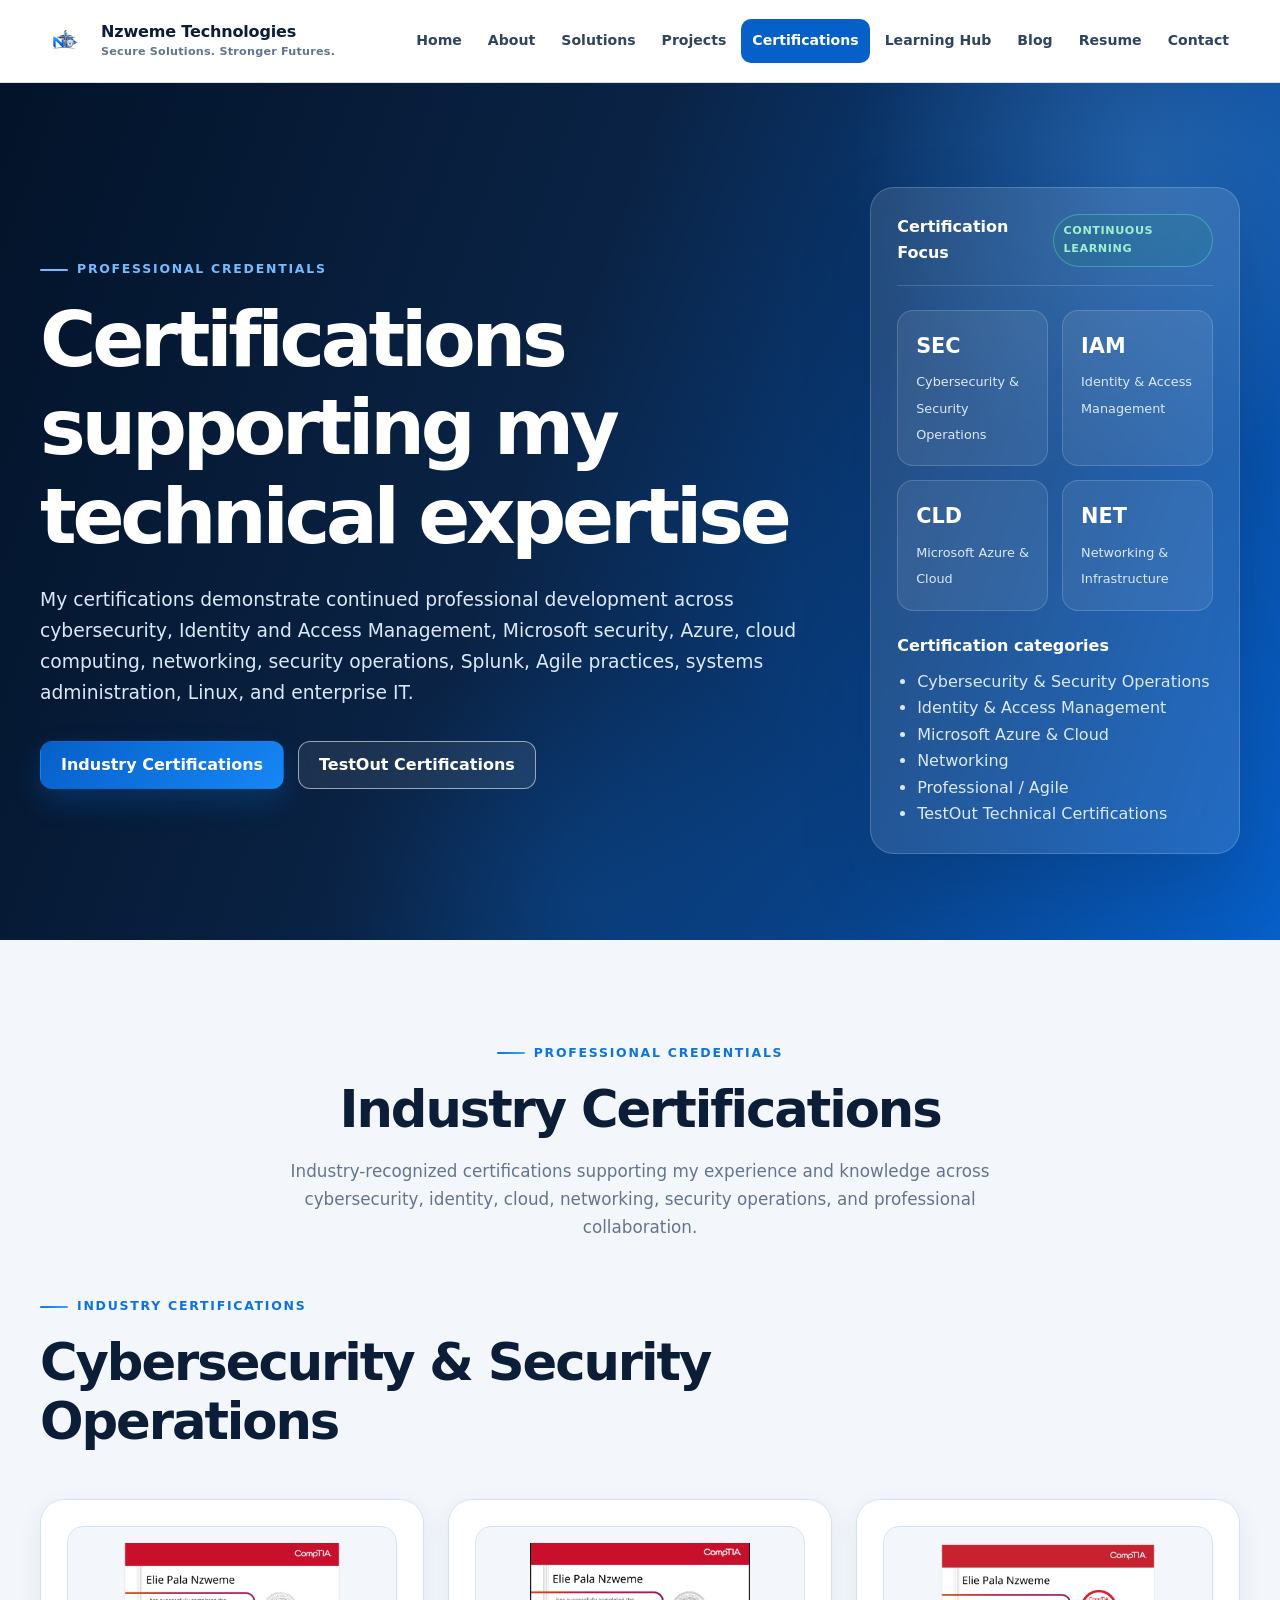
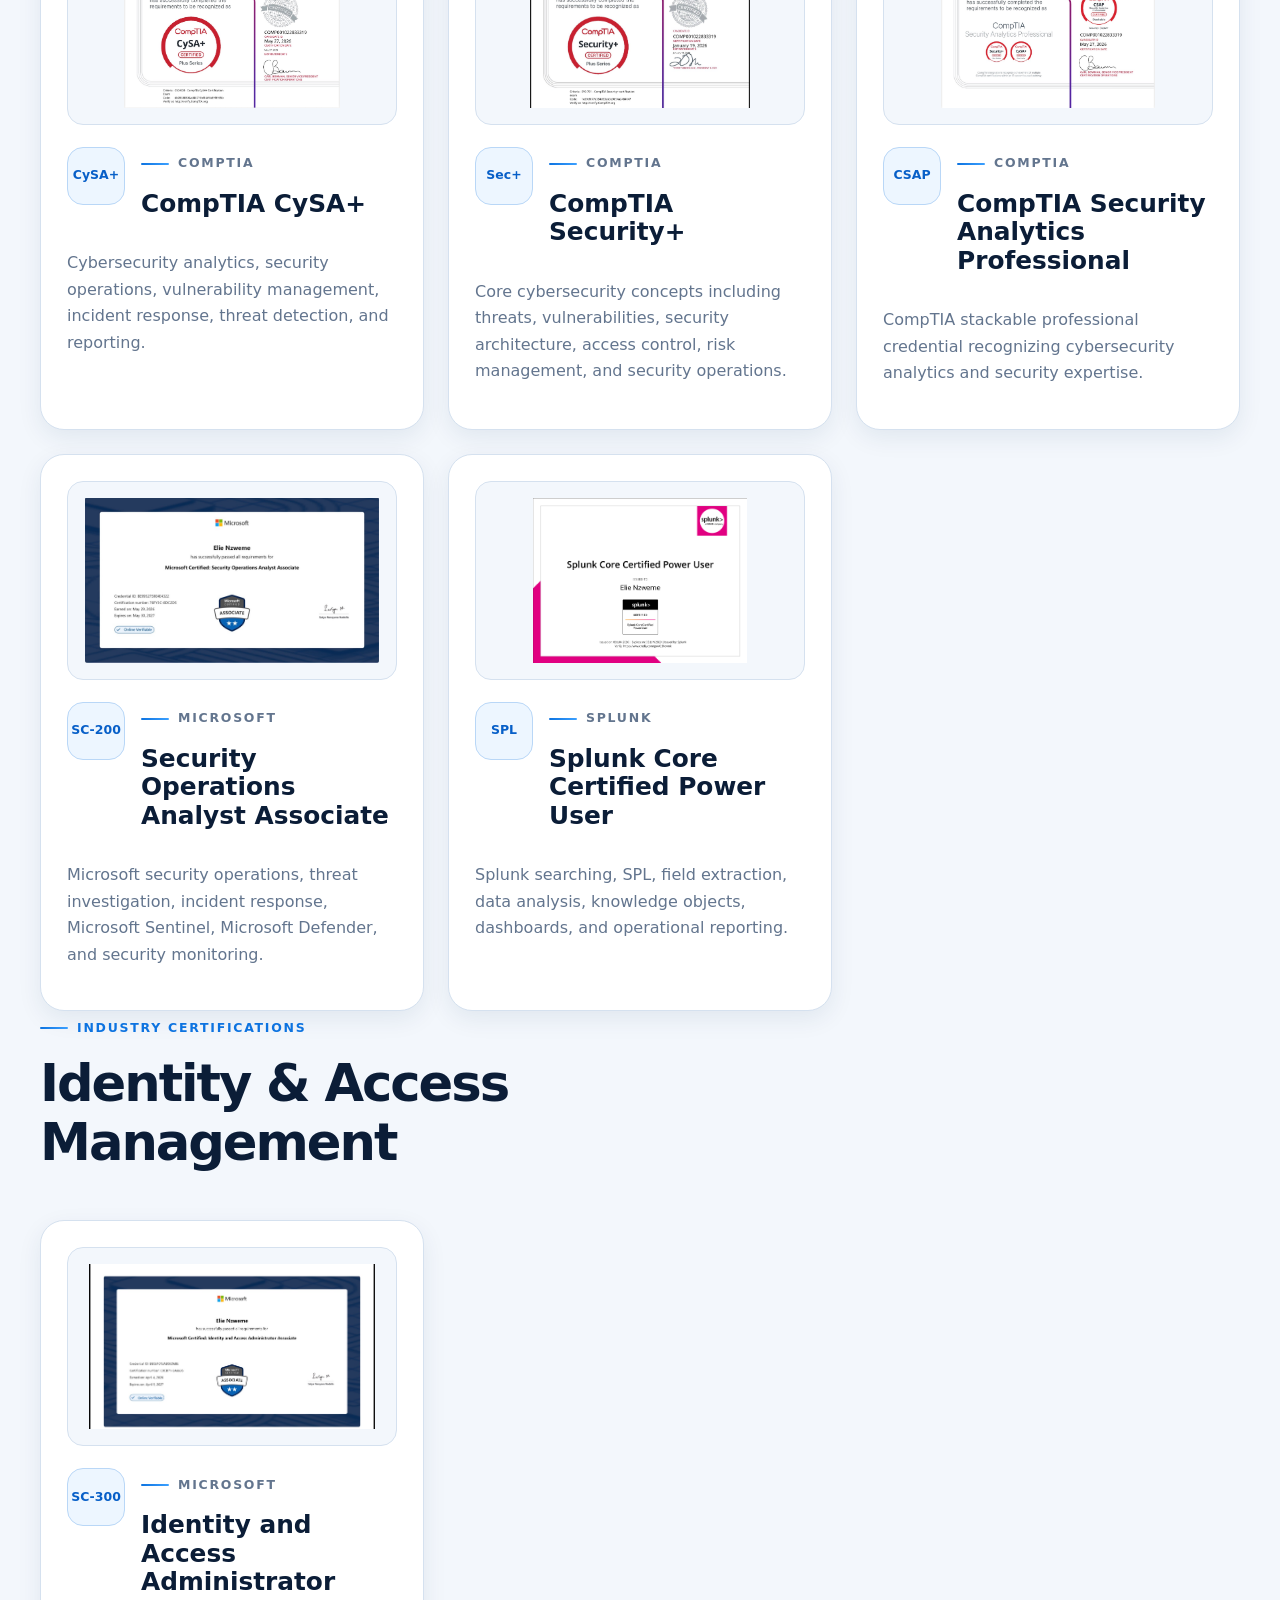
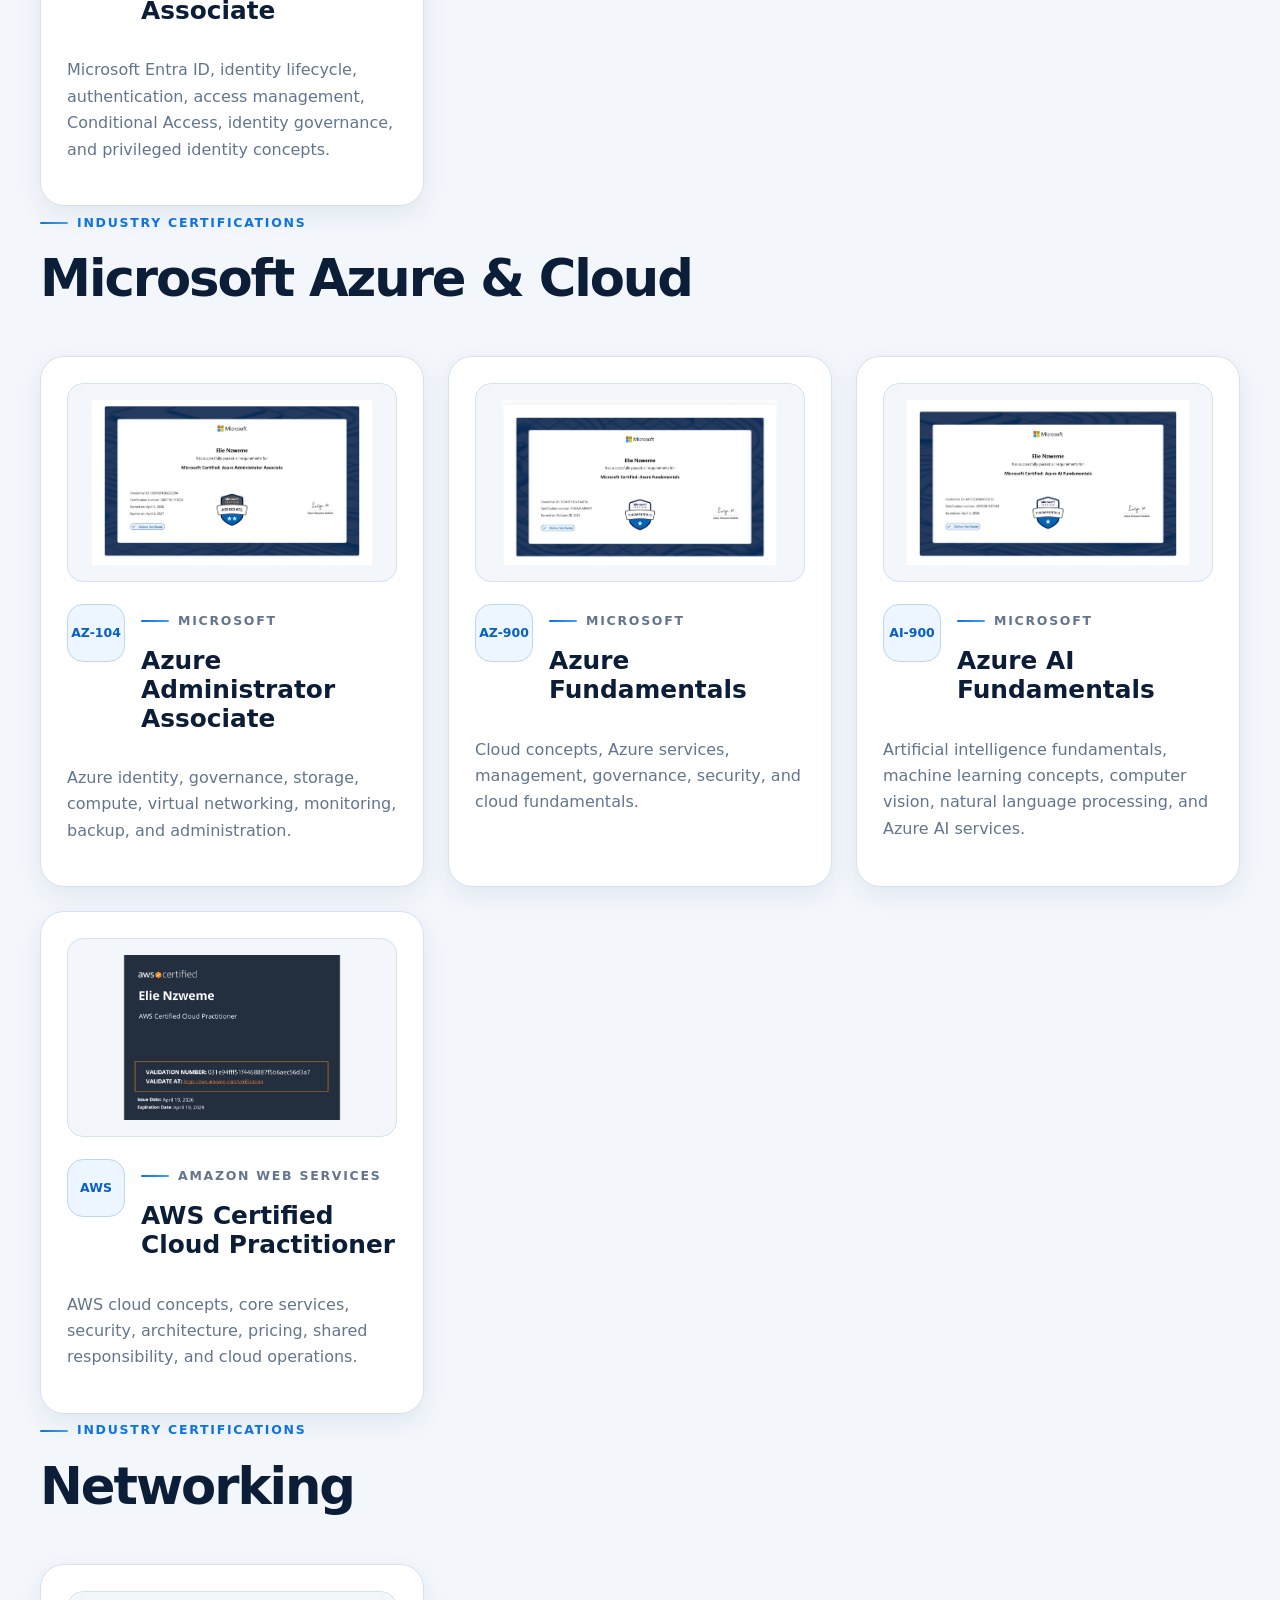
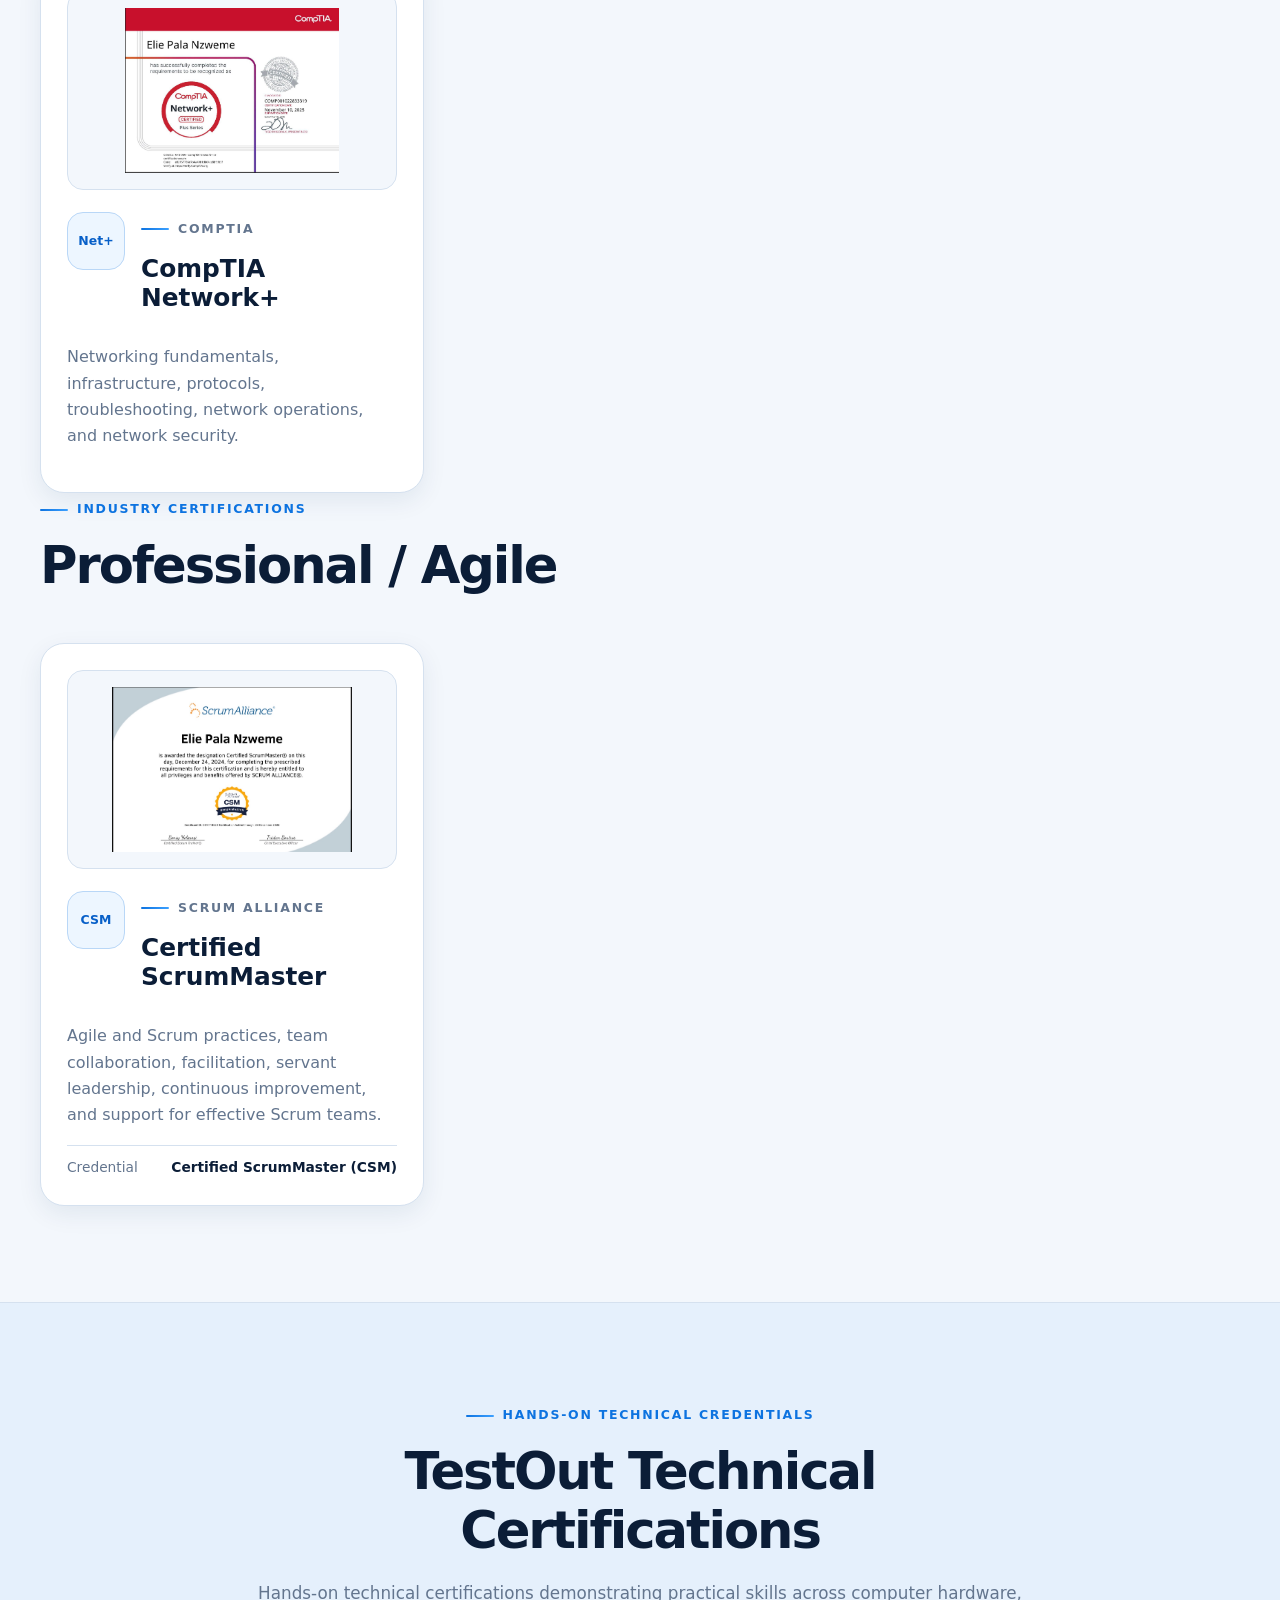
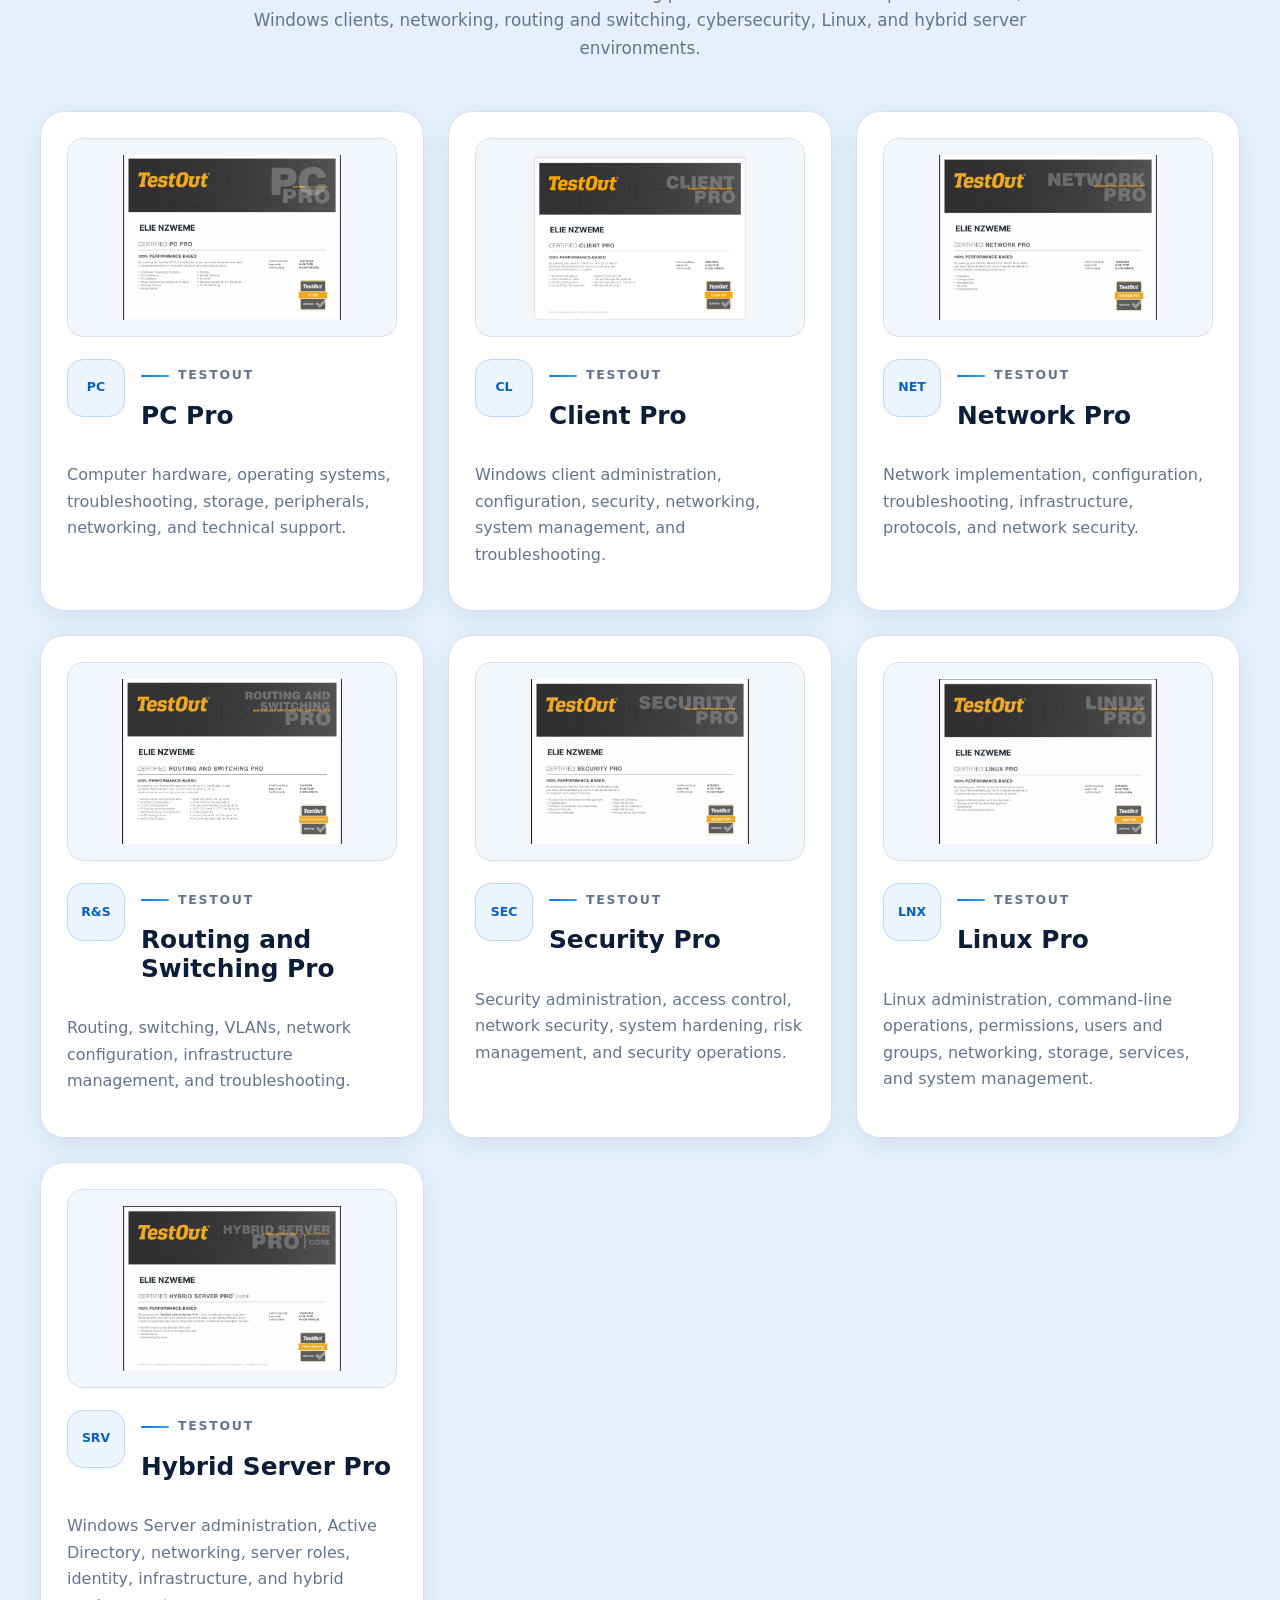
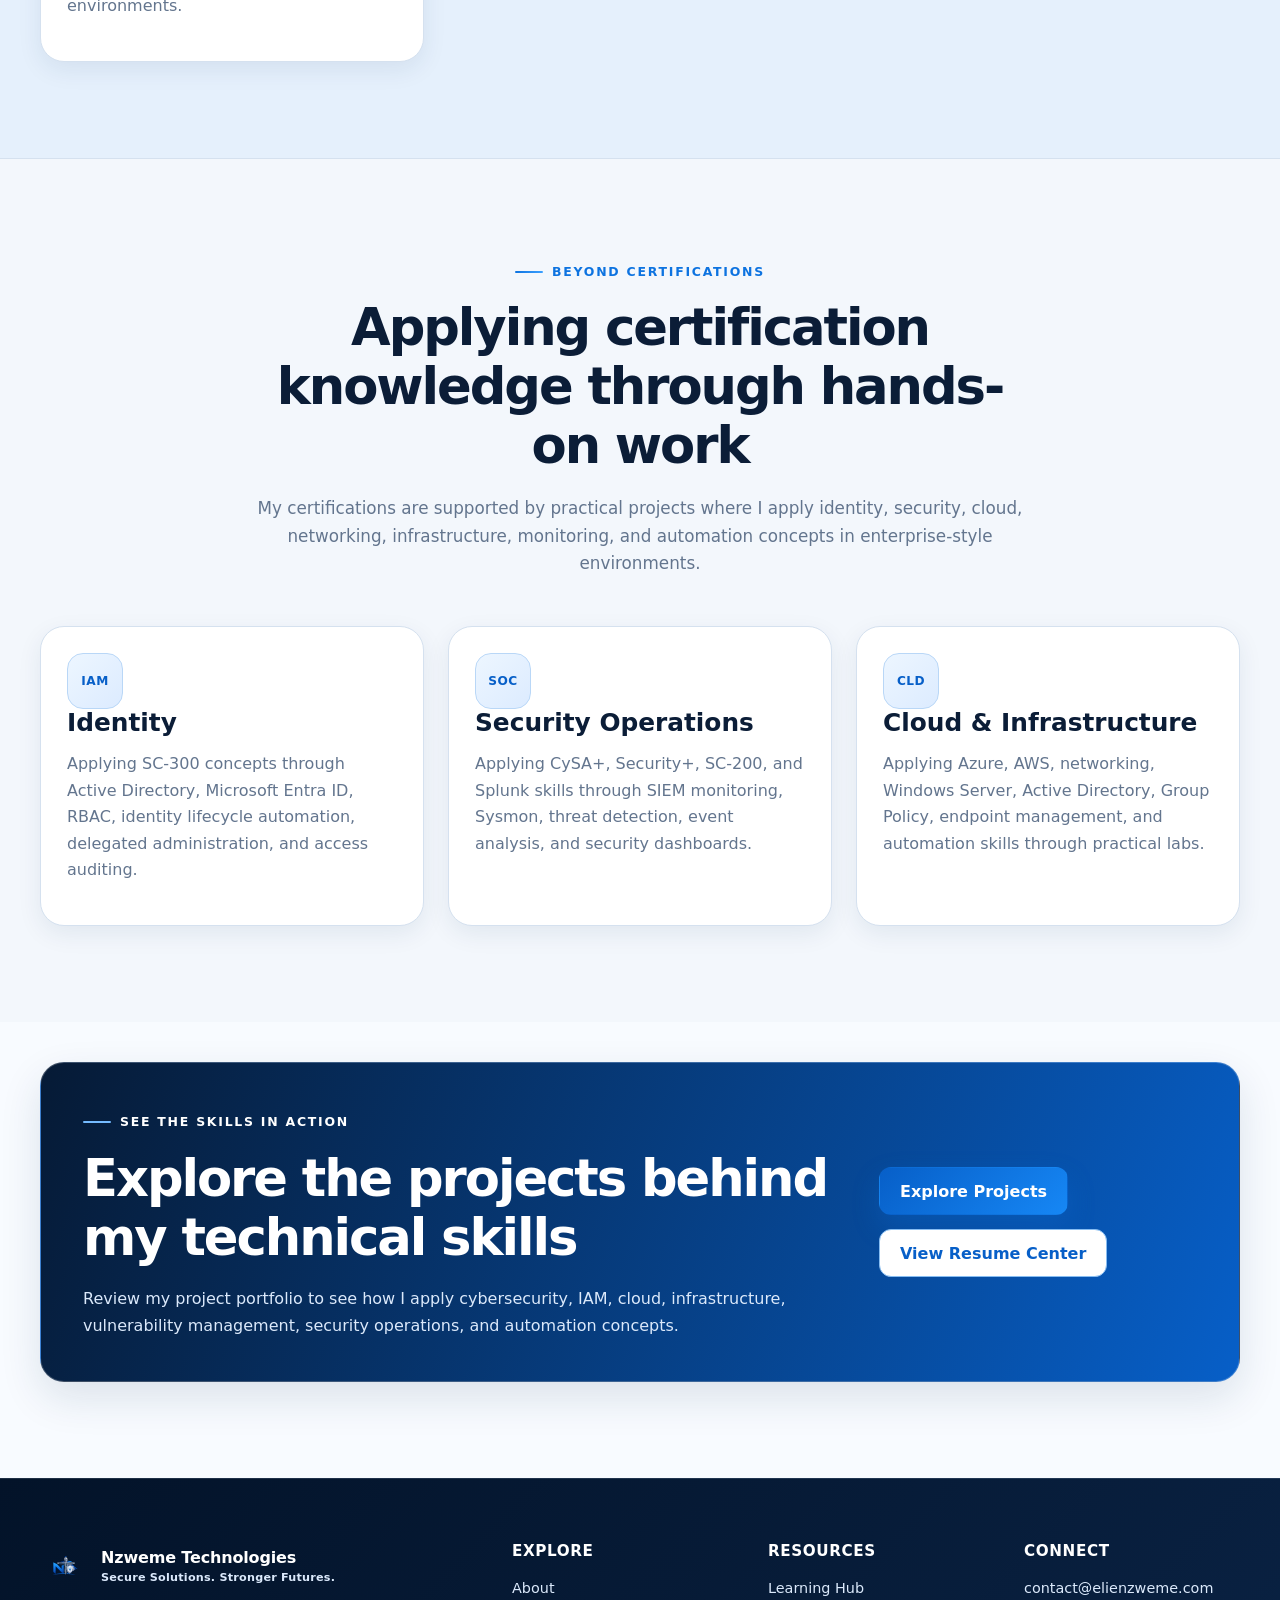
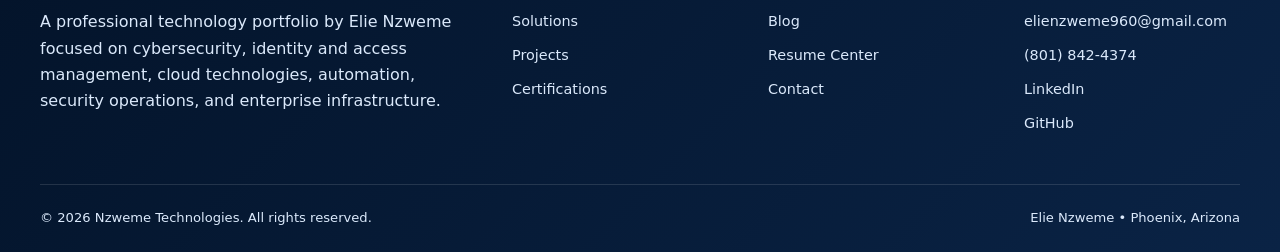
<file: certifications.html>
<!DOCTYPE html>
<html lang="en">
<head>
    <meta charset="UTF-8">

    <meta
        name="viewport"
        content="width=device-width, initial-scale=1.0"
    >

    <meta
        name="description"
        content="Explore Elie Nzweme's industry and technical certifications across cybersecurity, identity and access management, Microsoft Azure, cloud computing, networking, Splunk, Agile, Linux, security, and systems administration."
    >

    <meta
        name="keywords"
        content="Elie Nzweme certifications, CompTIA, Microsoft Azure, SC-300, SC-200, AZ-104, AZ-900, AI-900, Splunk, AWS, Network+, Security+, CySA+, TestOut, Certified ScrumMaster"
    >

    <meta name="author" content="Elie Nzweme">

    <meta property="og:type" content="website">

    <meta
        property="og:title"
        content="Certifications | Elie Nzweme | Nzweme Technologies"
    >

    <meta
        property="og:description"
        content="Industry certifications and TestOut technical certifications earned by Elie Nzweme."
    >

    <meta
        property="og:url"
        content="https://elienzweme.com/certifications.html"
    >

    <meta
        property="og:image"
        content="https://elienzweme.com/assets/images/logo.png"
    >

    <meta name="twitter:card" content="summary">

    <title>
        Certifications | Elie Nzweme | Nzweme Technologies
    </title>

    <link
        rel="canonical"
        href="https://elienzweme.com/certifications.html"
    >

    <link
        rel="stylesheet"
        href="assets/css/style.css"
    >
</head>

<body>

    <a class="skip-link" href="#main-content">
        Skip to main content
    </a>


    <!-- =====================================================
         HEADER
         ===================================================== -->

    <header class="site-header">

        <div class="container header-container">

            <a
                class="site-logo"
                href="index.html"
                aria-label="Nzweme Technologies home page"
            >

                <img
                    class="site-logo-image"
                    src="assets/images/logo.png"
                    alt="Nzweme Technologies logo"
                >

                <span class="logo-text">

                    <strong>
                        Nzweme Technologies
                    </strong>

                    <small>
                        Secure Solutions. Stronger Futures.
                    </small>

                </span>

            </a>


            <button
                class="mobile-menu-button"
                type="button"
                aria-label="Open navigation menu"
                aria-controls="primary-navigation"
                aria-expanded="false"
            >
                <span></span>
                <span></span>
                <span></span>
            </button>


            <nav
                id="primary-navigation"
                class="primary-navigation"
                aria-label="Primary navigation"
            >

                <a href="index.html">
                    Home
                </a>

                <a href="about.html">
                    About
                </a>

                <a href="solutions.html">
                    Solutions
                </a>

                <a href="projects.html">
                    Projects
                </a>

                <a
                    class="active"
                    href="certifications.html"
                    aria-current="page"
                >
                    Certifications
                </a>

                <a href="learning.html">
                    Learning Hub
                </a>

                <a href="blog.html">
                    Blog
                </a>

                <a href="resume.html">
                    Resume
                </a>

                <a href="contact.html">
                    Contact
                </a>

            </nav>

        </div>

    </header>


    <!-- =====================================================
         MAIN CONTENT
         ===================================================== -->

    <main id="main-content">


        <!-- =================================================
             HERO
             ================================================= -->

        <section class="page-hero">

            <div class="container page-hero-grid">

                <div class="page-hero-content reveal">

                    <p class="eyebrow">
                        Professional Credentials
                    </p>

                    <h1>
                        Certifications supporting my technical expertise
                    </h1>

                    <p class="page-hero-description">
                        My certifications demonstrate continued professional
                        development across cybersecurity, Identity and Access
                        Management, Microsoft security, Azure, cloud computing,
                        networking, security operations, Splunk, Agile practices,
                        systems administration, Linux, and enterprise IT.
                    </p>


                    <div class="page-hero-actions">

                        <a
                            class="button button-primary"
                            href="#industry-certifications"
                        >
                            Industry Certifications
                        </a>

                        <a
                            class="button button-secondary"
                            href="#testout-certifications"
                        >
                            TestOut Certifications
                        </a>

                    </div>

                </div>


                <aside
                    class="project-summary-panel reveal"
                    aria-label="Certification summary"
                >

                    <div class="summary-panel-header">

                        <span>
                            Certification Focus
                        </span>

                        <span class="status-indicator">
                            Continuous Learning
                        </span>

                    </div>


                    <div class="summary-stat-grid">

                        <article class="summary-stat">
                            <strong>SEC</strong>
                            <span>
                                Cybersecurity &amp; Security Operations
                            </span>
                        </article>

                        <article class="summary-stat">
                            <strong>IAM</strong>
                            <span>
                                Identity &amp; Access Management
                            </span>
                        </article>

                        <article class="summary-stat">
                            <strong>CLD</strong>
                            <span>
                                Microsoft Azure &amp; Cloud
                            </span>
                        </article>

                        <article class="summary-stat">
                            <strong>NET</strong>
                            <span>
                                Networking &amp; Infrastructure
                            </span>
                        </article>

                    </div>


                    <div class="summary-focus-list">

                        <p>
                            Certification categories
                        </p>

                        <ul>
                            <li>
                                Cybersecurity &amp; Security Operations
                            </li>

                            <li>
                                Identity &amp; Access Management
                            </li>

                            <li>
                                Microsoft Azure &amp; Cloud
                            </li>

                            <li>
                                Networking
                            </li>

                            <li>
                                Professional / Agile
                            </li>

                            <li>
                                TestOut Technical Certifications
                            </li>
                        </ul>

                    </div>

                </aside>

            </div>

        </section>


        <!-- =================================================
             INDUSTRY CERTIFICATIONS
             ================================================= -->

        <section
            id="industry-certifications"
            class="section"
        >

            <div class="container">

                <div class="section-heading centered reveal">

                    <p class="eyebrow">
                        Professional Credentials
                    </p>

                    <h2>
                        Industry Certifications
                    </h2>

                    <p>
                        Industry-recognized certifications supporting my
                        experience and knowledge across cybersecurity,
                        identity, cloud, networking, security operations,
                        and professional collaboration.
                    </p>

                </div>


                <!-- =========================================
                     CYBERSECURITY & SECURITY OPERATIONS
                     ========================================= -->

                <div class="certification-category">

                    <div class="section-heading reveal">

                        <p class="eyebrow">
                            Industry Certifications
                        </p>

                        <h2>
                            Cybersecurity &amp; Security Operations
                        </h2>

                    </div>


                    <div class="certification-grid">


                        <!-- COMP TIA CYSA+ -->

                        <article class="certification-card reveal">

                            <div class="certification-image-wrapper">

                                <img
                                    class="certification-image"
                                    src="assets/images/certifications/comptia-cysa+.png"
                                    alt="CompTIA CySA+ certification"
                                    loading="lazy"
                                >

                            </div>


                            <div class="certification-card-header">

                                <span class="certification-badge">
                                    CySA+
                                </span>

                                <div>

                                    <p class="eyebrow">
                                        CompTIA
                                    </p>

                                    <h3>
                                        CompTIA CySA+
                                    </h3>

                                </div>

                            </div>


                            <p>
                                Cybersecurity analytics, security operations,
                                vulnerability management, incident response,
                                threat detection, and reporting.
                            </p>

                        </article>


                        <!-- COMPTIA SECURITY+ -->

                        <article class="certification-card reveal">

                            <div class="certification-image-wrapper">

                                <img
                                    class="certification-image"
                                    src="assets/images/certifications/comptia-security+.png"
                                    alt="CompTIA Security+ certification"
                                    loading="lazy"
                                >

                            </div>


                            <div class="certification-card-header">

                                <span class="certification-badge">
                                    Sec+
                                </span>

                                <div>

                                    <p class="eyebrow">
                                        CompTIA
                                    </p>

                                    <h3>
                                        CompTIA Security+
                                    </h3>

                                </div>

                            </div>


                            <p>
                                Core cybersecurity concepts including
                                threats, vulnerabilities, security architecture,
                                access control, risk management,
                                and security operations.
                            </p>

                        </article>


                        <!-- SECURITY ANALYTICS PROFESSIONAL -->

                        <article class="certification-card reveal">

                            <div class="certification-image-wrapper">

                                <img
                                    class="certification-image"
                                    src="assets/images/certifications/comptiasecurity-analytics-professional.png"
                                    alt="CompTIA Security Analytics Professional certification"
                                    loading="lazy"
                                >

                            </div>


                            <div class="certification-card-header">

                                <span class="certification-badge">
                                    CSAP
                                </span>

                                <div>

                                    <p class="eyebrow">
                                        CompTIA
                                    </p>

                                    <h3>
                                        CompTIA Security Analytics Professional
                                    </h3>

                                </div>

                            </div>


                            <p>
                                CompTIA stackable professional credential
                                recognizing cybersecurity analytics and
                                security expertise.
                            </p>

                        </article>


                        <!-- MICROSOFT SC-200 -->

                        <article class="certification-card reveal">

                            <div class="certification-image-wrapper">

                                <img
                                    class="certification-image"
                                    src="assets/images/certifications/microsoft-sc-200-security-operationsanalyst.png"
                                    alt="Microsoft Security Operations Analyst Associate certification"
                                    loading="lazy"
                                >

                            </div>


                            <div class="certification-card-header">

                                <span class="certification-badge">
                                    SC-200
                                </span>

                                <div>

                                    <p class="eyebrow">
                                        Microsoft
                                    </p>

                                    <h3>
                                        Security Operations Analyst Associate
                                    </h3>

                                </div>

                            </div>


                            <p>
                                Microsoft security operations, threat
                                investigation, incident response,
                                Microsoft Sentinel, Microsoft Defender,
                                and security monitoring.
                            </p>

                        </article>


                        <!-- SPLUNK -->

                        <article class="certification-card reveal">

                            <div class="certification-image-wrapper">

                                <img
                                    class="certification-image"
                                    src="assets/images/certifications/splunk-core-certified-power-user.png"
                                    alt="Splunk Core Certified Power User certification"
                                    loading="lazy"
                                >

                            </div>


                            <div class="certification-card-header">

                                <span class="certification-badge">
                                    SPL
                                </span>

                                <div>

                                    <p class="eyebrow">
                                        Splunk
                                    </p>

                                    <h3>
                                        Splunk Core Certified Power User
                                    </h3>

                                </div>

                            </div>


                            <p>
                                Splunk searching, SPL, field extraction,
                                data analysis, knowledge objects,
                                dashboards, and operational reporting.
                            </p>

                        </article>


                    </div>

                </div>


                <!-- =========================================
                     IDENTITY & ACCESS MANAGEMENT
                     ========================================= -->

                <div class="certification-category">

                    <div class="section-heading reveal">

                        <p class="eyebrow">
                            Industry Certifications
                        </p>

                        <h2>
                            Identity &amp; Access Management
                        </h2>

                    </div>


                    <div class="certification-grid">


                        <!-- MICROSOFT SC-300 -->

                        <article class="certification-card reveal">

                            <div class="certification-image-wrapper">

                                <img
                                    class="certification-image"
                                    src="assets/images/certifications/microsoft-sc-300identity-and-access-administrator.png"
                                    alt="Microsoft Identity and Access Administrator Associate certification"
                                    loading="lazy"
                                >

                            </div>


                            <div class="certification-card-header">

                                <span class="certification-badge">
                                    SC-300
                                </span>

                                <div>

                                    <p class="eyebrow">
                                        Microsoft
                                    </p>

                                    <h3>
                                        Identity and Access Administrator Associate
                                    </h3>

                                </div>

                            </div>


                            <p>
                                Microsoft Entra ID, identity lifecycle,
                                authentication, access management,
                                Conditional Access, identity governance,
                                and privileged identity concepts.
                            </p>

                        </article>


                    </div>

                </div>


                <!-- =========================================
                     MICROSOFT AZURE & CLOUD
                     ========================================= -->

                <div class="certification-category">

                    <div class="section-heading reveal">

                        <p class="eyebrow">
                            Industry Certifications
                        </p>

                        <h2>
                            Microsoft Azure &amp; Cloud
                        </h2>

                    </div>


                    <div class="certification-grid">


                        <!-- MICROSOFT AZ-104 -->

                        <article class="certification-card reveal">

                            <div class="certification-image-wrapper">

                                <img
                                    class="certification-image"
                                    src="assets/images/certifications/microsoft-az-104-azure-administrator.png"
                                    alt="Microsoft Azure Administrator Associate certification"
                                    loading="lazy"
                                >

                            </div>


                            <div class="certification-card-header">

                                <span class="certification-badge">
                                    AZ-104
                                </span>

                                <div>

                                    <p class="eyebrow">
                                        Microsoft
                                    </p>

                                    <h3>
                                        Azure Administrator Associate
                                    </h3>

                                </div>

                            </div>


                            <p>
                                Azure identity, governance, storage,
                                compute, virtual networking,
                                monitoring, backup, and administration.
                            </p>

                        </article>


                        <!-- MICROSOFT AZ-900 -->

                        <article class="certification-card reveal">

                            <div class="certification-image-wrapper">

                                <img
                                    class="certification-image"
                                    src="assets/images/certifications/microsoft-az-900-azure-fundamentals.png"
                                    alt="Microsoft Azure Fundamentals certification"
                                    loading="lazy"
                                >

                            </div>


                            <div class="certification-card-header">

                                <span class="certification-badge">
                                    AZ-900
                                </span>

                                <div>

                                    <p class="eyebrow">
                                        Microsoft
                                    </p>

                                    <h3>
                                        Azure Fundamentals
                                    </h3>

                                </div>

                            </div>


                            <p>
                                Cloud concepts, Azure services,
                                management, governance,
                                security, and cloud fundamentals.
                            </p>

                        </article>


                        <!-- MICROSOFT AI-900 -->

                        <article class="certification-card reveal">

                            <div class="certification-image-wrapper">

                                <img
                                    class="certification-image"
                                    src="assets/images/certifications/microsoft-ai-900-azure-ai-fundamentals.png"
                                    alt="Microsoft Azure AI Fundamentals certification"
                                    loading="lazy"
                                >

                            </div>


                            <div class="certification-card-header">

                                <span class="certification-badge">
                                    AI-900
                                </span>

                                <div>

                                    <p class="eyebrow">
                                        Microsoft
                                    </p>

                                    <h3>
                                        Azure AI Fundamentals
                                    </h3>

                                </div>

                            </div>


                            <p>
                                Artificial intelligence fundamentals,
                                machine learning concepts,
                                computer vision, natural language processing,
                                and Azure AI services.
                            </p>

                        </article>


                        <!-- AWS CLOUD PRACTITIONER -->

                        <article class="certification-card reveal">

                            <div class="certification-image-wrapper">

                                <img
                                    class="certification-image"
                                    src="assets/images/certifications/aws-certified-cloud-practitioner.png"
                                    alt="AWS Certified Cloud Practitioner certification"
                                    loading="lazy"
                                >

                            </div>


                            <div class="certification-card-header">

                                <span class="certification-badge">
                                    AWS
                                </span>

                                <div>

                                    <p class="eyebrow">
                                        Amazon Web Services
                                    </p>

                                    <h3>
                                        AWS Certified Cloud Practitioner
                                    </h3>

                                </div>

                            </div>


                            <p>
                                AWS cloud concepts, core services,
                                security, architecture, pricing,
                                shared responsibility, and cloud operations.
                            </p>

                        </article>


                    </div>

                </div>


                <!-- =========================================
                     NETWORKING
                     ========================================= -->

                <div class="certification-category">

                    <div class="section-heading reveal">

                        <p class="eyebrow">
                            Industry Certifications
                        </p>

                        <h2>
                            Networking
                        </h2>

                    </div>


                    <div class="certification-grid">


                        <!-- COMPTIA NETWORK+ -->

                        <article class="certification-card reveal">

                            <div class="certification-image-wrapper">

                                <img
                                    class="certification-image"
                                    src="assets/images/certifications/comptia-network+.png"
                                    alt="CompTIA Network+ certification"
                                    loading="lazy"
                                >

                            </div>


                            <div class="certification-card-header">

                                <span class="certification-badge">
                                    Net+
                                </span>

                                <div>

                                    <p class="eyebrow">
                                        CompTIA
                                    </p>

                                    <h3>
                                        CompTIA Network+
                                    </h3>

                                </div>

                            </div>


                            <p>
                                Networking fundamentals, infrastructure,
                                protocols, troubleshooting,
                                network operations, and network security.
                            </p>

                        </article>


                    </div>

                </div>


                <!-- =========================================
                     PROFESSIONAL / AGILE
                     ========================================= -->

                <div class="certification-category">

                    <div class="section-heading reveal">

                        <p class="eyebrow">
                            Industry Certifications
                        </p>

                        <h2>
                            Professional / Agile
                        </h2>

                    </div>


                    <div class="certification-grid">


                        <!-- CERTIFIED SCRUMMASTER -->

                        <article class="certification-card reveal">

                            <div class="certification-image-wrapper">

                                <img
                                    class="certification-image"
                                    src="assets/images/certifications/certified-scrummaster-scrum-alliance.png"
                                    alt="Elie Nzweme Certified ScrumMaster certification from Scrum Alliance"
                                    loading="lazy"
                                >

                            </div>


                            <div class="certification-card-header">

                                <span class="certification-badge">
                                    CSM
                                </span>

                                <div>

                                    <p class="eyebrow">
                                        Scrum Alliance
                                    </p>

                                    <h3>
                                        Certified ScrumMaster
                                    </h3>

                                </div>

                            </div>


                            <p>
                                Agile and Scrum practices, team collaboration,
                                facilitation, servant leadership,
                                continuous improvement,
                                and support for effective Scrum teams.
                            </p>


                            <div class="certification-detail">

                                <span>
                                    Credential
                                </span>

                                <strong>
                                    Certified ScrumMaster (CSM)
                                </strong>

                            </div>

                        </article>


                    </div>

                </div>


            </div>

        </section>


        <!-- =================================================
             TESTOUT TECHNICAL CERTIFICATIONS
             ================================================= -->

        <section
            id="testout-certifications"
            class="section projects-section"
        >

            <div class="container">

                <div class="section-heading centered reveal">

                    <p class="eyebrow">
                        Hands-On Technical Credentials
                    </p>

                    <h2>
                        TestOut Technical Certifications
                    </h2>

                    <p>
                        Hands-on technical certifications demonstrating
                        practical skills across computer hardware,
                        Windows clients, networking, routing and switching,
                        cybersecurity, Linux, and hybrid server environments.
                    </p>

                </div>


                <div class="certification-grid">


                    <!-- PC PRO -->

                    <article class="certification-card reveal">

                        <div class="certification-image-wrapper">

                            <img
                                class="certification-image"
                                src="assets/images/certifications/testOut technical certifications/testout-pc-pro.png"
                                alt="TestOut PC Pro certification"
                                loading="lazy"
                            >

                        </div>


                        <div class="certification-card-header">

                            <span class="certification-badge">
                                PC
                            </span>

                            <div>

                                <p class="eyebrow">
                                    TestOut
                                </p>

                                <h3>
                                    PC Pro
                                </h3>

                            </div>

                        </div>


                        <p>
                            Computer hardware, operating systems,
                            troubleshooting, storage, peripherals,
                            networking, and technical support.
                        </p>

                    </article>


                    <!-- CLIENT PRO -->

                    <article class="certification-card reveal">

                        <div class="certification-image-wrapper">

                            <img
                                class="certification-image"
                                src="assets/images/certifications/testOut technical certifications/testout-client-pro.png"
                                alt="TestOut Client Pro certification"
                                loading="lazy"
                            >

                        </div>


                        <div class="certification-card-header">

                            <span class="certification-badge">
                                CL
                            </span>

                            <div>

                                <p class="eyebrow">
                                    TestOut
                                </p>

                                <h3>
                                    Client Pro
                                </h3>

                            </div>

                        </div>


                        <p>
                            Windows client administration,
                            configuration, security, networking,
                            system management, and troubleshooting.
                        </p>

                    </article>


                    <!-- NETWORK PRO -->

                    <article class="certification-card reveal">

                        <div class="certification-image-wrapper">

                            <img
                                class="certification-image"
                                src="assets/images/certifications/testOut technical certifications/testout-network-pro.png"
                                alt="TestOut Network Pro certification"
                                loading="lazy"
                            >

                        </div>


                        <div class="certification-card-header">

                            <span class="certification-badge">
                                NET
                            </span>

                            <div>

                                <p class="eyebrow">
                                    TestOut
                                </p>

                                <h3>
                                    Network Pro
                                </h3>

                            </div>

                        </div>


                        <p>
                            Network implementation, configuration,
                            troubleshooting, infrastructure,
                            protocols, and network security.
                        </p>

                    </article>


                    <!-- ROUTING AND SWITCHING PRO -->

                    <article class="certification-card reveal">

                        <div class="certification-image-wrapper">

                            <img
                                class="certification-image"
                                src="assets/images/certifications/testOut technical certifications/testout-routing-and-switching-pro.png"
                                alt="TestOut Routing and Switching Pro certification"
                                loading="lazy"
                            >

                        </div>


                        <div class="certification-card-header">

                            <span class="certification-badge">
                                R&amp;S
                            </span>

                            <div>

                                <p class="eyebrow">
                                    TestOut
                                </p>

                                <h3>
                                    Routing and Switching Pro
                                </h3>

                            </div>

                        </div>


                        <p>
                            Routing, switching, VLANs,
                            network configuration,
                            infrastructure management,
                            and troubleshooting.
                        </p>

                    </article>


                    <!-- SECURITY PRO -->

                    <article class="certification-card reveal">

                        <div class="certification-image-wrapper">

                            <img
                                class="certification-image"
                                src="assets/images/certifications/testOut technical certifications/testout-security-pro.png"
                                alt="TestOut Security Pro certification"
                                loading="lazy"
                            >

                        </div>


                        <div class="certification-card-header">

                            <span class="certification-badge">
                                SEC
                            </span>

                            <div>

                                <p class="eyebrow">
                                    TestOut
                                </p>

                                <h3>
                                    Security Pro
                                </h3>

                            </div>

                        </div>


                        <p>
                            Security administration,
                            access control, network security,
                            system hardening, risk management,
                            and security operations.
                        </p>

                    </article>


                    <!-- LINUX PRO -->

                    <article class="certification-card reveal">

                        <div class="certification-image-wrapper">

                            <img
                                class="certification-image"
                                src="assets/images/certifications/testOut technical certifications/testout-linux-pro.png"
                                alt="TestOut Linux Pro certification"
                                loading="lazy"
                            >

                        </div>


                        <div class="certification-card-header">

                            <span class="certification-badge">
                                LNX
                            </span>

                            <div>

                                <p class="eyebrow">
                                    TestOut
                                </p>

                                <h3>
                                    Linux Pro
                                </h3>

                            </div>

                        </div>


                        <p>
                            Linux administration, command-line operations,
                            permissions, users and groups,
                            networking, storage, services,
                            and system management.
                        </p>

                    </article>


                    <!-- HYBRID SERVER PRO -->

                    <article class="certification-card reveal">

                        <div class="certification-image-wrapper">

                            <img
                                class="certification-image"
                                src="assets/images/certifications/testOut technical certifications/testout-hybrid-server-pro.png"
                                alt="TestOut Hybrid Server Pro certification"
                                loading="lazy"
                            >

                        </div>


                        <div class="certification-card-header">

                            <span class="certification-badge">
                                SRV
                            </span>

                            <div>

                                <p class="eyebrow">
                                    TestOut
                                </p>

                                <h3>
                                    Hybrid Server Pro
                                </h3>

                            </div>

                        </div>


                        <p>
                            Windows Server administration,
                            Active Directory, networking,
                            server roles, identity,
                            infrastructure, and hybrid environments.
                        </p>

                    </article>


                </div>

            </div>

        </section>


        <!-- =================================================
             CERTIFICATIONS + PROJECTS
             ================================================= -->

        <section class="section">

            <div class="container">

                <div class="section-heading centered reveal">

                    <p class="eyebrow">
                        Beyond Certifications
                    </p>

                    <h2>
                        Applying certification knowledge through hands-on work
                    </h2>

                    <p>
                        My certifications are supported by practical projects
                        where I apply identity, security, cloud, networking,
                        infrastructure, monitoring, and automation concepts
                        in enterprise-style environments.
                    </p>

                </div>


                <div class="feature-grid">


                    <article class="feature-card reveal">

                        <span
                            class="resume-icon"
                            aria-hidden="true"
                        >
                            IAM
                        </span>

                        <h3>
                            Identity
                        </h3>

                        <p>
                            Applying SC-300 concepts through Active Directory,
                            Microsoft Entra ID, RBAC, identity lifecycle
                            automation, delegated administration,
                            and access auditing.
                        </p>

                    </article>


                    <article class="feature-card reveal">

                        <span
                            class="resume-icon"
                            aria-hidden="true"
                        >
                            SOC
                        </span>

                        <h3>
                            Security Operations
                        </h3>

                        <p>
                            Applying CySA+, Security+, SC-200,
                            and Splunk skills through SIEM monitoring,
                            Sysmon, threat detection,
                            event analysis, and security dashboards.
                        </p>

                    </article>


                    <article class="feature-card reveal">

                        <span
                            class="resume-icon"
                            aria-hidden="true"
                        >
                            CLD
                        </span>

                        <h3>
                            Cloud &amp; Infrastructure
                        </h3>

                        <p>
                            Applying Azure, AWS, networking,
                            Windows Server, Active Directory,
                            Group Policy, endpoint management,
                            and automation skills through practical labs.
                        </p>

                    </article>


                </div>

            </div>

        </section>


        <!-- =================================================
             CTA
             ================================================= -->

        <section class="section project-cta-section">

            <div class="container">

                <div class="project-cta reveal">

                    <div>

                        <p class="eyebrow">
                            See the Skills in Action
                        </p>

                        <h2>
                            Explore the projects behind my technical skills
                        </h2>

                        <p>
                            Review my project portfolio to see how I apply
                            cybersecurity, IAM, cloud, infrastructure,
                            vulnerability management, security operations,
                            and automation concepts.
                        </p>

                    </div>


                    <div class="project-cta-actions">

                        <a
                            class="button button-primary"
                            href="projects.html"
                        >
                            Explore Projects
                        </a>

                        <a
                            class="button button-secondary"
                            href="resume.html"
                        >
                            View Resume Center
                        </a>

                    </div>

                </div>

            </div>

        </section>


    </main>


    <!-- =====================================================
         FOOTER
         ===================================================== -->

    <footer class="site-footer">

        <div class="container footer-grid">


            <div class="footer-brand">

                <a
                    class="site-logo footer-logo"
                    href="index.html"
                    aria-label="Nzweme Technologies home page"
                >

                    <img
                        class="site-logo-image"
                        src="assets/images/logo.png"
                        alt="Nzweme Technologies logo"
                    >

                    <span class="logo-text">

                        <strong>
                            Nzweme Technologies
                        </strong>

                        <small>
                            Secure Solutions. Stronger Futures.
                        </small>

                    </span>

                </a>


                <p>
                    A professional technology portfolio by Elie Nzweme
                    focused on cybersecurity, identity and access management,
                    cloud technologies, automation, security operations,
                    and enterprise infrastructure.
                </p>

            </div>


            <div class="footer-links">

                <h2>
                    Explore
                </h2>

                <a href="about.html">
                    About
                </a>

                <a href="solutions.html">
                    Solutions
                </a>

                <a href="projects.html">
                    Projects
                </a>

                <a href="certifications.html">
                    Certifications
                </a>

            </div>


            <div class="footer-links">

                <h2>
                    Resources
                </h2>

                <a href="learning.html">
                    Learning Hub
                </a>

                <a href="blog.html">
                    Blog
                </a>

                <a href="resume.html">
                    Resume Center
                </a>

                <a href="contact.html">
                    Contact
                </a>

            </div>


            <div class="footer-links">

                <h2>
                    Connect
                </h2>

                <a href="mailto:contact@elienzweme.com">
                    contact@elienzweme.com
                </a>

                <a href="mailto:elienzweme960@gmail.com">
                    elienzweme960@gmail.com
                </a>

                <a href="tel:+18018424374">
                    (801) 842-4374
                </a>

                <a
                    href="https://www.linkedin.com/in/elie-nzweme-34a577239/"
                    target="_blank"
                    rel="noopener noreferrer"
                >
                    LinkedIn
                </a>

                <a
                    href="https://github.com/elienzweme"
                    target="_blank"
                    rel="noopener noreferrer"
                >
                    GitHub
                </a>

            </div>


        </div>


        <div class="container footer-bottom">

            <p>
                &copy;
                <span id="current-year"></span>
                Nzweme Technologies. All rights reserved.
            </p>

            <p>
                Elie Nzweme &bull; Phoenix, Arizona
            </p>

        </div>

    </footer>


    <!-- =====================================================
         JAVASCRIPT
         ===================================================== -->

    <script src="assets/js/script.js"></script>

</body>
</html>
</file>
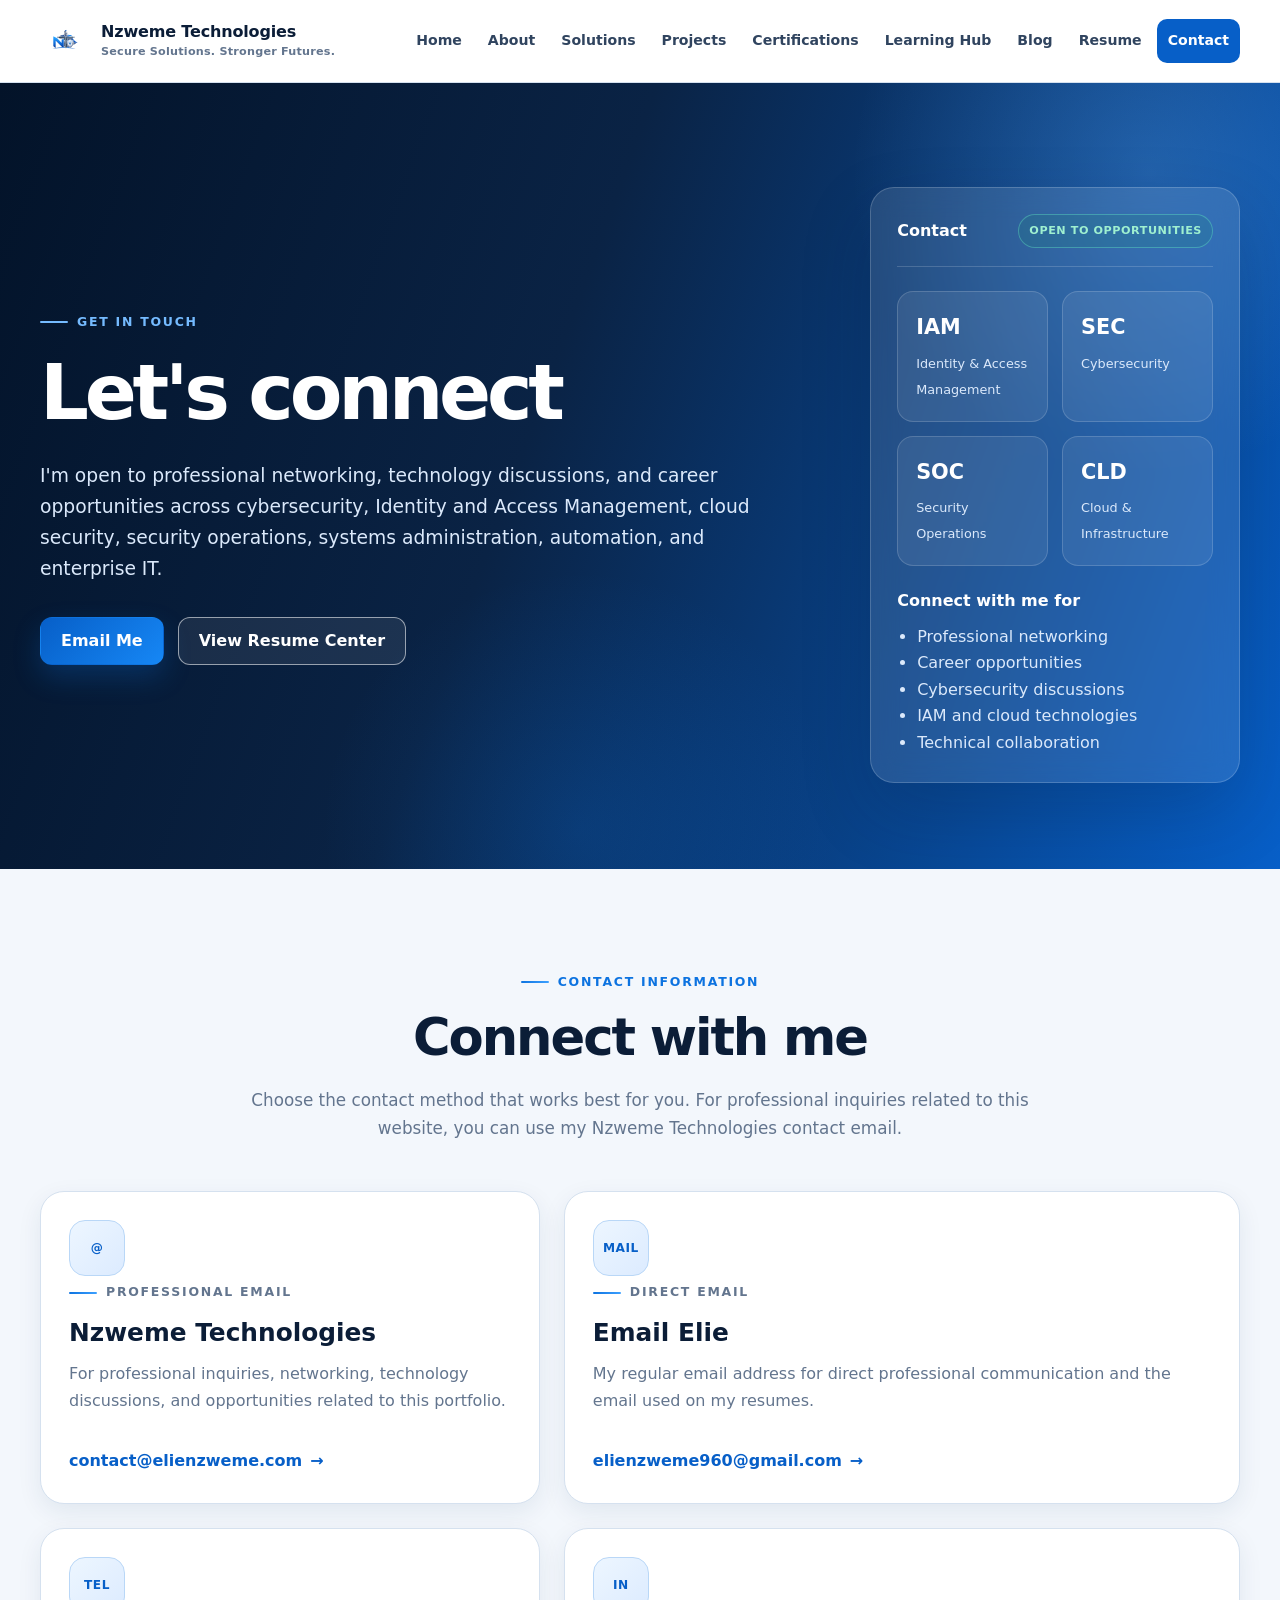
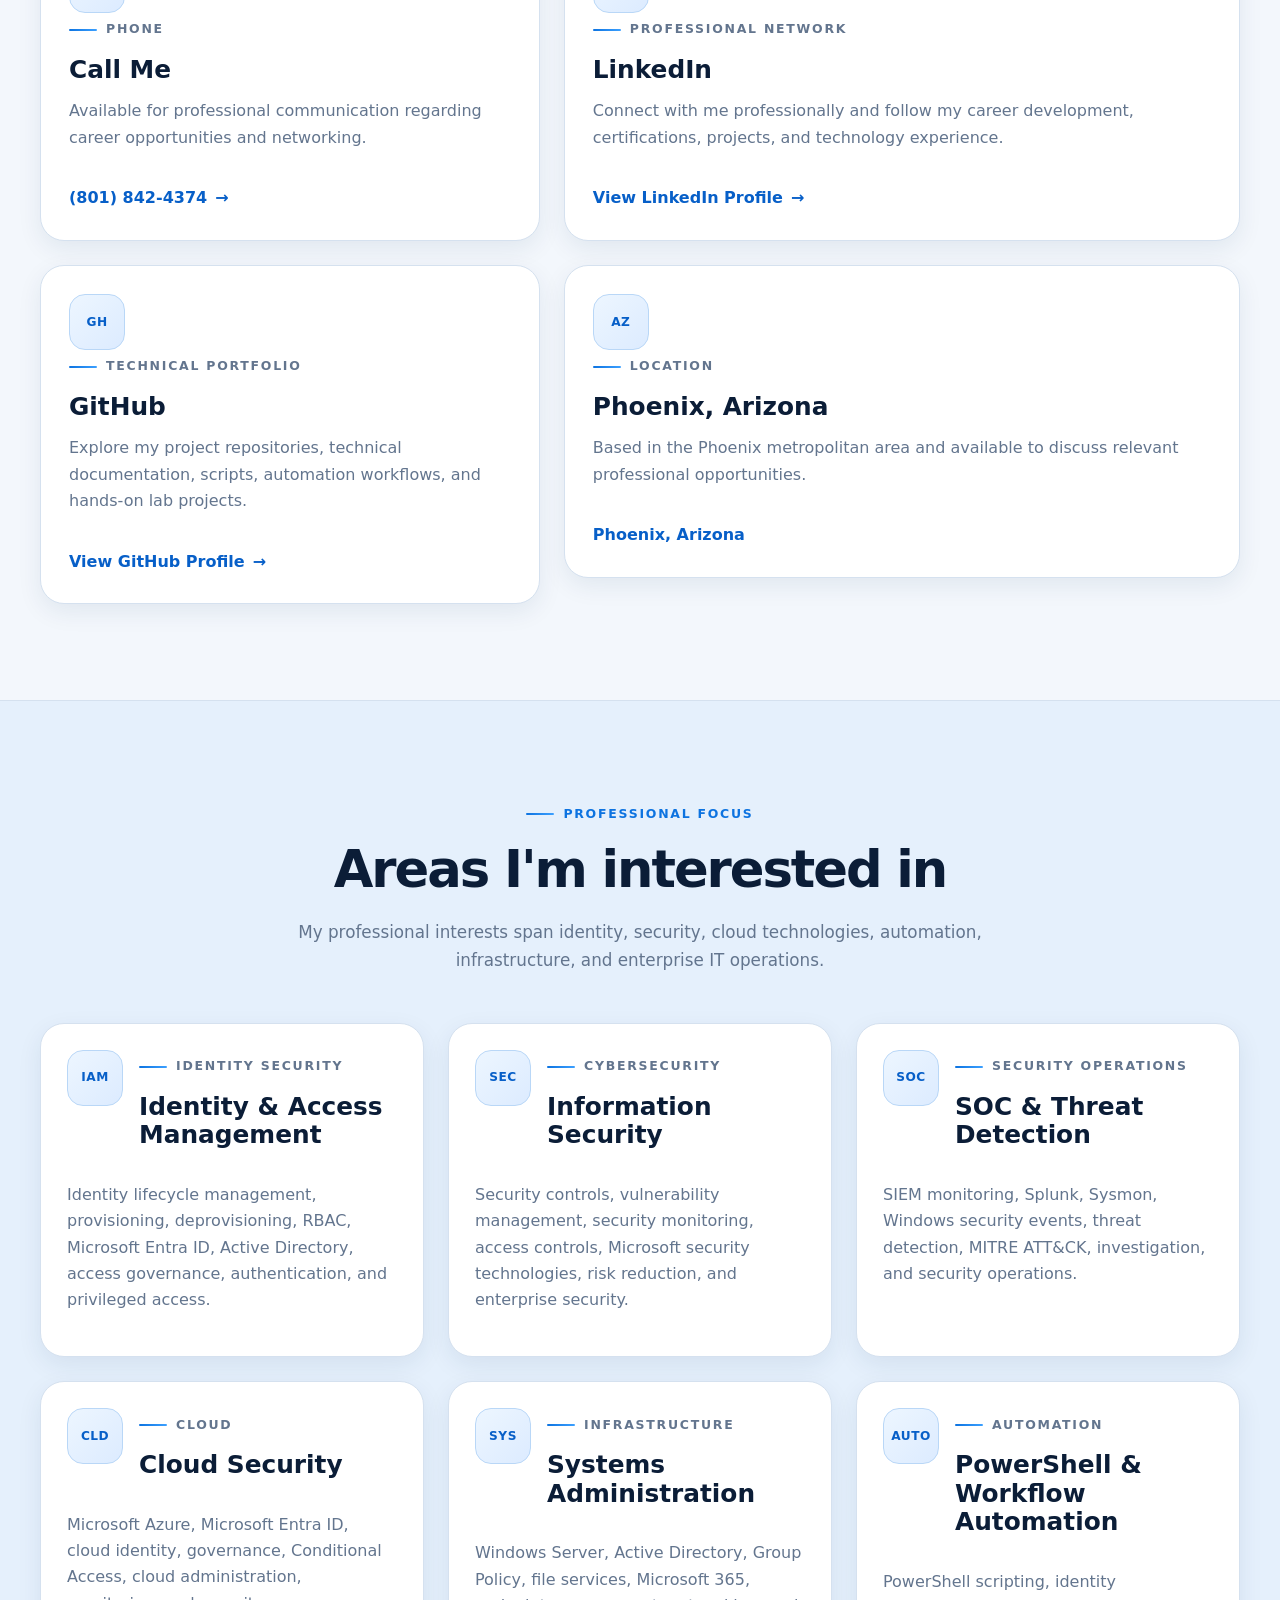
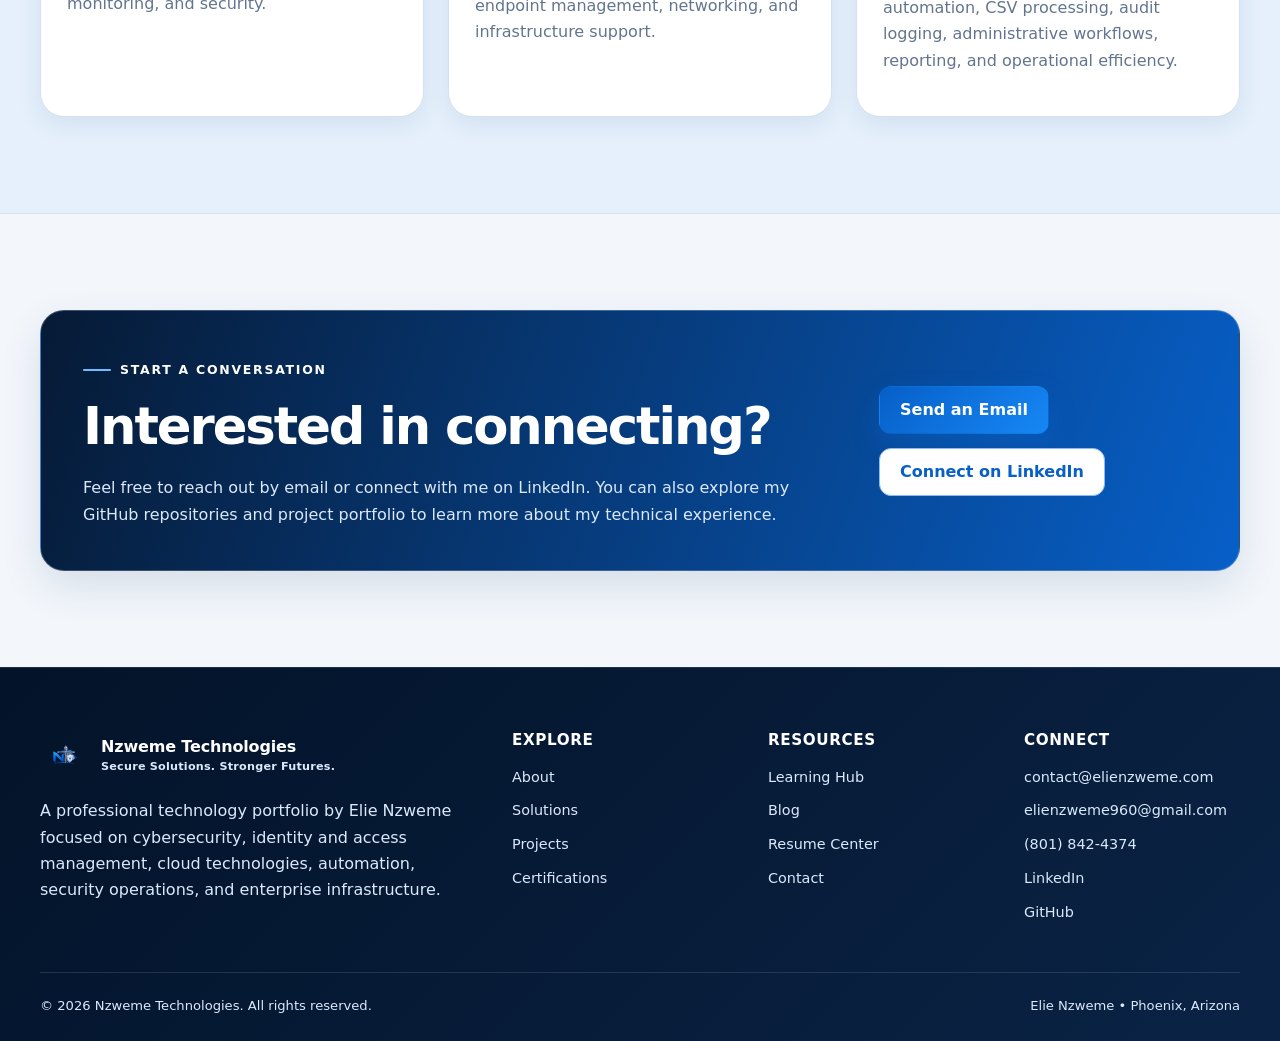
<file: contact.html>
<!DOCTYPE html>
<html lang="en">
<head>
    <meta charset="UTF-8">

    <meta
        name="viewport"
        content="width=device-width, initial-scale=1.0"
    >

    <meta
        name="description"
        content="Contact Elie Nzweme and Nzweme Technologies for professional networking, career opportunities, cybersecurity, identity and access management, cloud security, security operations, automation, and enterprise IT."
    >

    <meta
        name="keywords"
        content="Contact Elie Nzweme, Nzweme Technologies, cybersecurity professional, IAM professional, cloud security, SOC analyst, systems administrator, technical support"
    >

    <meta name="author" content="Elie Nzweme">

    <meta property="og:type" content="website">

    <meta
        property="og:title"
        content="Contact | Elie Nzweme | Nzweme Technologies"
    >

    <meta
        property="og:description"
        content="Connect with Elie Nzweme for professional networking, career opportunities, and technology discussions."
    >

    <meta
        property="og:url"
        content="https://elienzweme.com/contact.html"
    >

    <meta
        property="og:image"
        content="https://elienzweme.com/assets/images/logo.png"
    >

    <meta name="twitter:card" content="summary">

    <title>
        Contact | Elie Nzweme | Nzweme Technologies
    </title>

    <link
        rel="canonical"
        href="https://elienzweme.com/contact.html"
    >

    <link
        rel="stylesheet"
        href="assets/css/style.css"
    >
</head>

<body>

    <a class="skip-link" href="#main-content">
        Skip to main content
    </a>


    <!-- =====================================================
         HEADER
         ===================================================== -->

    <header class="site-header">

        <div class="container header-container">

            <a
                class="site-logo"
                href="index.html"
                aria-label="Nzweme Technologies home page"
            >

                <img
                    class="site-logo-image"
                    src="assets/images/logo.png"
                    alt="Nzweme Technologies logo"
                >

                <span class="logo-text">

                    <strong>
                        Nzweme Technologies
                    </strong>

                    <small>
                        Secure Solutions. Stronger Futures.
                    </small>

                </span>

            </a>


            <button
                class="mobile-menu-button"
                type="button"
                aria-label="Open navigation menu"
                aria-controls="primary-navigation"
                aria-expanded="false"
            >
                <span></span>
                <span></span>
                <span></span>
            </button>


            <nav
                id="primary-navigation"
                class="primary-navigation"
                aria-label="Primary navigation"
            >

                <a href="index.html">
                    Home
                </a>

                <a href="about.html">
                    About
                </a>

                <a href="solutions.html">
                    Solutions
                </a>

                <a href="projects.html">
                    Projects
                </a>

                <a href="certifications.html">
                    Certifications
                </a>

                <a href="learning.html">
                    Learning Hub
                </a>

                <a href="blog.html">
                    Blog
                </a>

                <a href="resume.html">
                    Resume
                </a>

                <a
                    class="active"
                    href="contact.html"
                    aria-current="page"
                >
                    Contact
                </a>

            </nav>

        </div>

    </header>


    <!-- =====================================================
         MAIN CONTENT
         ===================================================== -->

    <main id="main-content">


        <!-- =================================================
             HERO
             ================================================= -->

        <section class="page-hero">

            <div class="container page-hero-grid">

                <div class="page-hero-content reveal">

                    <p class="eyebrow">
                        Get in Touch
                    </p>

                    <h1>
                        Let's connect
                    </h1>

                    <p class="page-hero-description">
                        I'm open to professional networking, technology
                        discussions, and career opportunities across
                        cybersecurity, Identity and Access Management,
                        cloud security, security operations, systems
                        administration, automation, and enterprise IT.
                    </p>


                    <div class="page-hero-actions">

                        <a
                            class="button button-primary"
                            href="mailto:contact@elienzweme.com"
                        >
                            Email Me
                        </a>

                        <a
                            class="button button-secondary"
                            href="resume.html"
                        >
                            View Resume Center
                        </a>

                    </div>

                </div>


                <aside
                    class="project-summary-panel reveal"
                    aria-label="Contact summary"
                >

                    <div class="summary-panel-header">

                        <span>
                            Contact
                        </span>

                        <span class="status-indicator">
                            Open to Opportunities
                        </span>

                    </div>


                    <div class="summary-stat-grid">

                        <article class="summary-stat">

                            <strong>
                                IAM
                            </strong>

                            <span>
                                Identity &amp; Access Management
                            </span>

                        </article>


                        <article class="summary-stat">

                            <strong>
                                SEC
                            </strong>

                            <span>
                                Cybersecurity
                            </span>

                        </article>


                        <article class="summary-stat">

                            <strong>
                                SOC
                            </strong>

                            <span>
                                Security Operations
                            </span>

                        </article>


                        <article class="summary-stat">

                            <strong>
                                CLD
                            </strong>

                            <span>
                                Cloud &amp; Infrastructure
                            </span>

                        </article>

                    </div>


                    <div class="summary-focus-list">

                        <p>
                            Connect with me for
                        </p>

                        <ul>

                            <li>
                                Professional networking
                            </li>

                            <li>
                                Career opportunities
                            </li>

                            <li>
                                Cybersecurity discussions
                            </li>

                            <li>
                                IAM and cloud technologies
                            </li>

                            <li>
                                Technical collaboration
                            </li>

                        </ul>

                    </div>

                </aside>

            </div>

        </section>


        <!-- =================================================
             CONTACT OPTIONS
             ================================================= -->

        <section class="section">

            <div class="container">

                <div class="section-heading centered reveal">

                    <p class="eyebrow">
                        Contact Information
                    </p>

                    <h2>
                        Connect with me
                    </h2>

                    <p>
                        Choose the contact method that works best for you.
                        For professional inquiries related to this website,
                        you can use my Nzweme Technologies contact email.
                    </p>

                </div>


                <div class="contact-grid">


                    <!-- PROFESSIONAL EMAIL -->

                    <article class="contact-card reveal">

                        <span
                            class="resume-icon"
                            aria-hidden="true"
                        >
                            @
                        </span>

                        <p class="eyebrow">
                            Professional Email
                        </p>

                        <h3>
                            Nzweme Technologies
                        </h3>

                        <p>
                            For professional inquiries, networking,
                            technology discussions, and opportunities
                            related to this portfolio.
                        </p>

                        <a
                            class="text-link"
                            href="mailto:contact@elienzweme.com"
                        >
                            contact@elienzweme.com
                            <span aria-hidden="true">→</span>
                        </a>

                    </article>


                    <!-- PERSONAL EMAIL -->

                    <article class="contact-card reveal">

                        <span
                            class="resume-icon"
                            aria-hidden="true"
                        >
                            MAIL
                        </span>

                        <p class="eyebrow">
                            Direct Email
                        </p>

                        <h3>
                            Email Elie
                        </h3>

                        <p>
                            My regular email address for direct professional
                            communication and the email used on my resumes.
                        </p>

                        <a
                            class="text-link"
                            href="mailto:elienzweme960@gmail.com"
                        >
                            elienzweme960@gmail.com
                            <span aria-hidden="true">→</span>
                        </a>

                    </article>


                    <!-- PHONE -->

                    <article class="contact-card reveal">

                        <span
                            class="resume-icon"
                            aria-hidden="true"
                        >
                            TEL
                        </span>

                        <p class="eyebrow">
                            Phone
                        </p>

                        <h3>
                            Call Me
                        </h3>

                        <p>
                            Available for professional communication
                            regarding career opportunities and networking.
                        </p>

                        <a
                            class="text-link"
                            href="tel:+18018424374"
                        >
                            (801) 842-4374
                            <span aria-hidden="true">→</span>
                        </a>

                    </article>


                    <!-- LINKEDIN -->

                    <article class="contact-card reveal">

                        <span
                            class="resume-icon"
                            aria-hidden="true"
                        >
                            IN
                        </span>

                        <p class="eyebrow">
                            Professional Network
                        </p>

                        <h3>
                            LinkedIn
                        </h3>

                        <p>
                            Connect with me professionally and follow my
                            career development, certifications, projects,
                            and technology experience.
                        </p>

                        <a
                            class="text-link"
                            href="https://www.linkedin.com/in/elie-nzweme-34a577239/"
                            target="_blank"
                            rel="noopener noreferrer"
                        >
                            View LinkedIn Profile
                            <span aria-hidden="true">→</span>
                        </a>

                    </article>


                    <!-- GITHUB -->

                    <article class="contact-card reveal">

                        <span
                            class="resume-icon"
                            aria-hidden="true"
                        >
                            GH
                        </span>

                        <p class="eyebrow">
                            Technical Portfolio
                        </p>

                        <h3>
                            GitHub
                        </h3>

                        <p>
                            Explore my project repositories, technical
                            documentation, scripts, automation workflows,
                            and hands-on lab projects.
                        </p>

                        <a
                            class="text-link"
                            href="https://github.com/elienzweme"
                            target="_blank"
                            rel="noopener noreferrer"
                        >
                            View GitHub Profile
                            <span aria-hidden="true">→</span>
                        </a>

                    </article>


                    <!-- LOCATION -->

                    <article class="contact-card reveal">

                        <span
                            class="resume-icon"
                            aria-hidden="true"
                        >
                            AZ
                        </span>

                        <p class="eyebrow">
                            Location
                        </p>

                        <h3>
                            Phoenix, Arizona
                        </h3>

                        <p>
                            Based in the Phoenix metropolitan area and
                            available to discuss relevant professional
                            opportunities.
                        </p>

                        <span class="text-link">
                            Phoenix, Arizona
                        </span>

                    </article>


                </div>

            </div>

        </section>


        <!-- =================================================
             PROFESSIONAL INTERESTS
             ================================================= -->

        <section class="section projects-section">

            <div class="container">

                <div class="section-heading centered reveal">

                    <p class="eyebrow">
                        Professional Focus
                    </p>

                    <h2>
                        Areas I'm interested in
                    </h2>

                    <p>
                        My professional interests span identity, security,
                        cloud technologies, automation, infrastructure,
                        and enterprise IT operations.
                    </p>

                </div>


                <div class="solutions-grid">


                    <article class="solution-card reveal">

                        <div class="solution-card-header">

                            <span
                                class="resume-icon"
                                aria-hidden="true"
                            >
                                IAM
                            </span>

                            <div>

                                <p class="eyebrow">
                                    Identity Security
                                </p>

                                <h3>
                                    Identity &amp; Access Management
                                </h3>

                            </div>

                        </div>

                        <p>
                            Identity lifecycle management, provisioning,
                            deprovisioning, RBAC, Microsoft Entra ID,
                            Active Directory, access governance,
                            authentication, and privileged access.
                        </p>

                    </article>


                    <article class="solution-card reveal">

                        <div class="solution-card-header">

                            <span
                                class="resume-icon"
                                aria-hidden="true"
                            >
                                SEC
                            </span>

                            <div>

                                <p class="eyebrow">
                                    Cybersecurity
                                </p>

                                <h3>
                                    Information Security
                                </h3>

                            </div>

                        </div>

                        <p>
                            Security controls, vulnerability management,
                            security monitoring, access controls,
                            Microsoft security technologies,
                            risk reduction, and enterprise security.
                        </p>

                    </article>


                    <article class="solution-card reveal">

                        <div class="solution-card-header">

                            <span
                                class="resume-icon"
                                aria-hidden="true"
                            >
                                SOC
                            </span>

                            <div>

                                <p class="eyebrow">
                                    Security Operations
                                </p>

                                <h3>
                                    SOC &amp; Threat Detection
                                </h3>

                            </div>

                        </div>

                        <p>
                            SIEM monitoring, Splunk, Sysmon,
                            Windows security events, threat detection,
                            MITRE ATT&amp;CK, investigation,
                            and security operations.
                        </p>

                    </article>


                    <article class="solution-card reveal">

                        <div class="solution-card-header">

                            <span
                                class="resume-icon"
                                aria-hidden="true"
                            >
                                CLD
                            </span>

                            <div>

                                <p class="eyebrow">
                                    Cloud
                                </p>

                                <h3>
                                    Cloud Security
                                </h3>

                            </div>

                        </div>

                        <p>
                            Microsoft Azure, Microsoft Entra ID,
                            cloud identity, governance,
                            Conditional Access, cloud administration,
                            monitoring, and security.
                        </p>

                    </article>


                    <article class="solution-card reveal">

                        <div class="solution-card-header">

                            <span
                                class="resume-icon"
                                aria-hidden="true"
                            >
                                SYS
                            </span>

                            <div>

                                <p class="eyebrow">
                                    Infrastructure
                                </p>

                                <h3>
                                    Systems Administration
                                </h3>

                            </div>

                        </div>

                        <p>
                            Windows Server, Active Directory,
                            Group Policy, file services,
                            Microsoft 365, endpoint management,
                            networking, and infrastructure support.
                        </p>

                    </article>


                    <article class="solution-card reveal">

                        <div class="solution-card-header">

                            <span
                                class="resume-icon"
                                aria-hidden="true"
                            >
                                AUTO
                            </span>

                            <div>

                                <p class="eyebrow">
                                    Automation
                                </p>

                                <h3>
                                    PowerShell &amp; Workflow Automation
                                </h3>

                            </div>

                        </div>

                        <p>
                            PowerShell scripting, identity automation,
                            CSV processing, audit logging,
                            administrative workflows,
                            reporting, and operational efficiency.
                        </p>

                    </article>


                </div>

            </div>

        </section>


        <!-- =================================================
             CONTACT CTA
             ================================================= -->

        <section class="section">

            <div class="container">

                <div class="project-cta reveal">

                    <div>

                        <p class="eyebrow">
                            Start a Conversation
                        </p>

                        <h2>
                            Interested in connecting?
                        </h2>

                        <p>
                            Feel free to reach out by email or connect
                            with me on LinkedIn. You can also explore my
                            GitHub repositories and project portfolio to
                            learn more about my technical experience.
                        </p>

                    </div>


                    <div class="project-cta-actions">

                        <a
                            class="button button-primary"
                            href="mailto:contact@elienzweme.com"
                        >
                            Send an Email
                        </a>

                        <a
                            class="button button-secondary"
                            href="https://www.linkedin.com/in/elie-nzweme-34a577239/"
                            target="_blank"
                            rel="noopener noreferrer"
                        >
                            Connect on LinkedIn
                        </a>

                    </div>

                </div>

            </div>

        </section>


    </main>


    <!-- =====================================================
         FOOTER
         ===================================================== -->

    <footer class="site-footer">

        <div class="container footer-grid">


            <div class="footer-brand">

                <a
                    class="site-logo footer-logo"
                    href="index.html"
                    aria-label="Nzweme Technologies home page"
                >

                    <img
                        class="site-logo-image"
                        src="assets/images/logo.png"
                        alt="Nzweme Technologies logo"
                    >

                    <span class="logo-text">

                        <strong>
                            Nzweme Technologies
                        </strong>

                        <small>
                            Secure Solutions. Stronger Futures.
                        </small>

                    </span>

                </a>


                <p>
                    A professional technology portfolio by Elie Nzweme
                    focused on cybersecurity, identity and access management,
                    cloud technologies, automation, security operations,
                    and enterprise infrastructure.
                </p>

            </div>


            <div class="footer-links">

                <h2>
                    Explore
                </h2>

                <a href="about.html">
                    About
                </a>

                <a href="solutions.html">
                    Solutions
                </a>

                <a href="projects.html">
                    Projects
                </a>

                <a href="certifications.html">
                    Certifications
                </a>

            </div>


            <div class="footer-links">

                <h2>
                    Resources
                </h2>

                <a href="learning.html">
                    Learning Hub
                </a>

                <a href="blog.html">
                    Blog
                </a>

                <a href="resume.html">
                    Resume Center
                </a>

                <a href="contact.html">
                    Contact
                </a>

            </div>


            <div class="footer-links">

                <h2>
                    Connect
                </h2>

                <a href="mailto:contact@elienzweme.com">
                    contact@elienzweme.com
                </a>

                <a href="mailto:elienzweme960@gmail.com">
                    elienzweme960@gmail.com
                </a>

                <a href="tel:+18018424374">
                    (801) 842-4374
                </a>

                <a
                    href="https://www.linkedin.com/in/elie-nzweme-34a577239/"
                    target="_blank"
                    rel="noopener noreferrer"
                >
                    LinkedIn
                </a>

                <a
                    href="https://github.com/elienzweme"
                    target="_blank"
                    rel="noopener noreferrer"
                >
                    GitHub
                </a>

            </div>


        </div>


        <div class="container footer-bottom">

            <p>
                &copy;
                <span id="current-year"></span>
                Nzweme Technologies. All rights reserved.
            </p>

            <p>
                Elie Nzweme &bull; Phoenix, Arizona
            </p>

        </div>

    </footer>


    <!-- =====================================================
         JAVASCRIPT
         ===================================================== -->

    <script src="assets/js/script.js"></script>

</body>
</html>
</file>
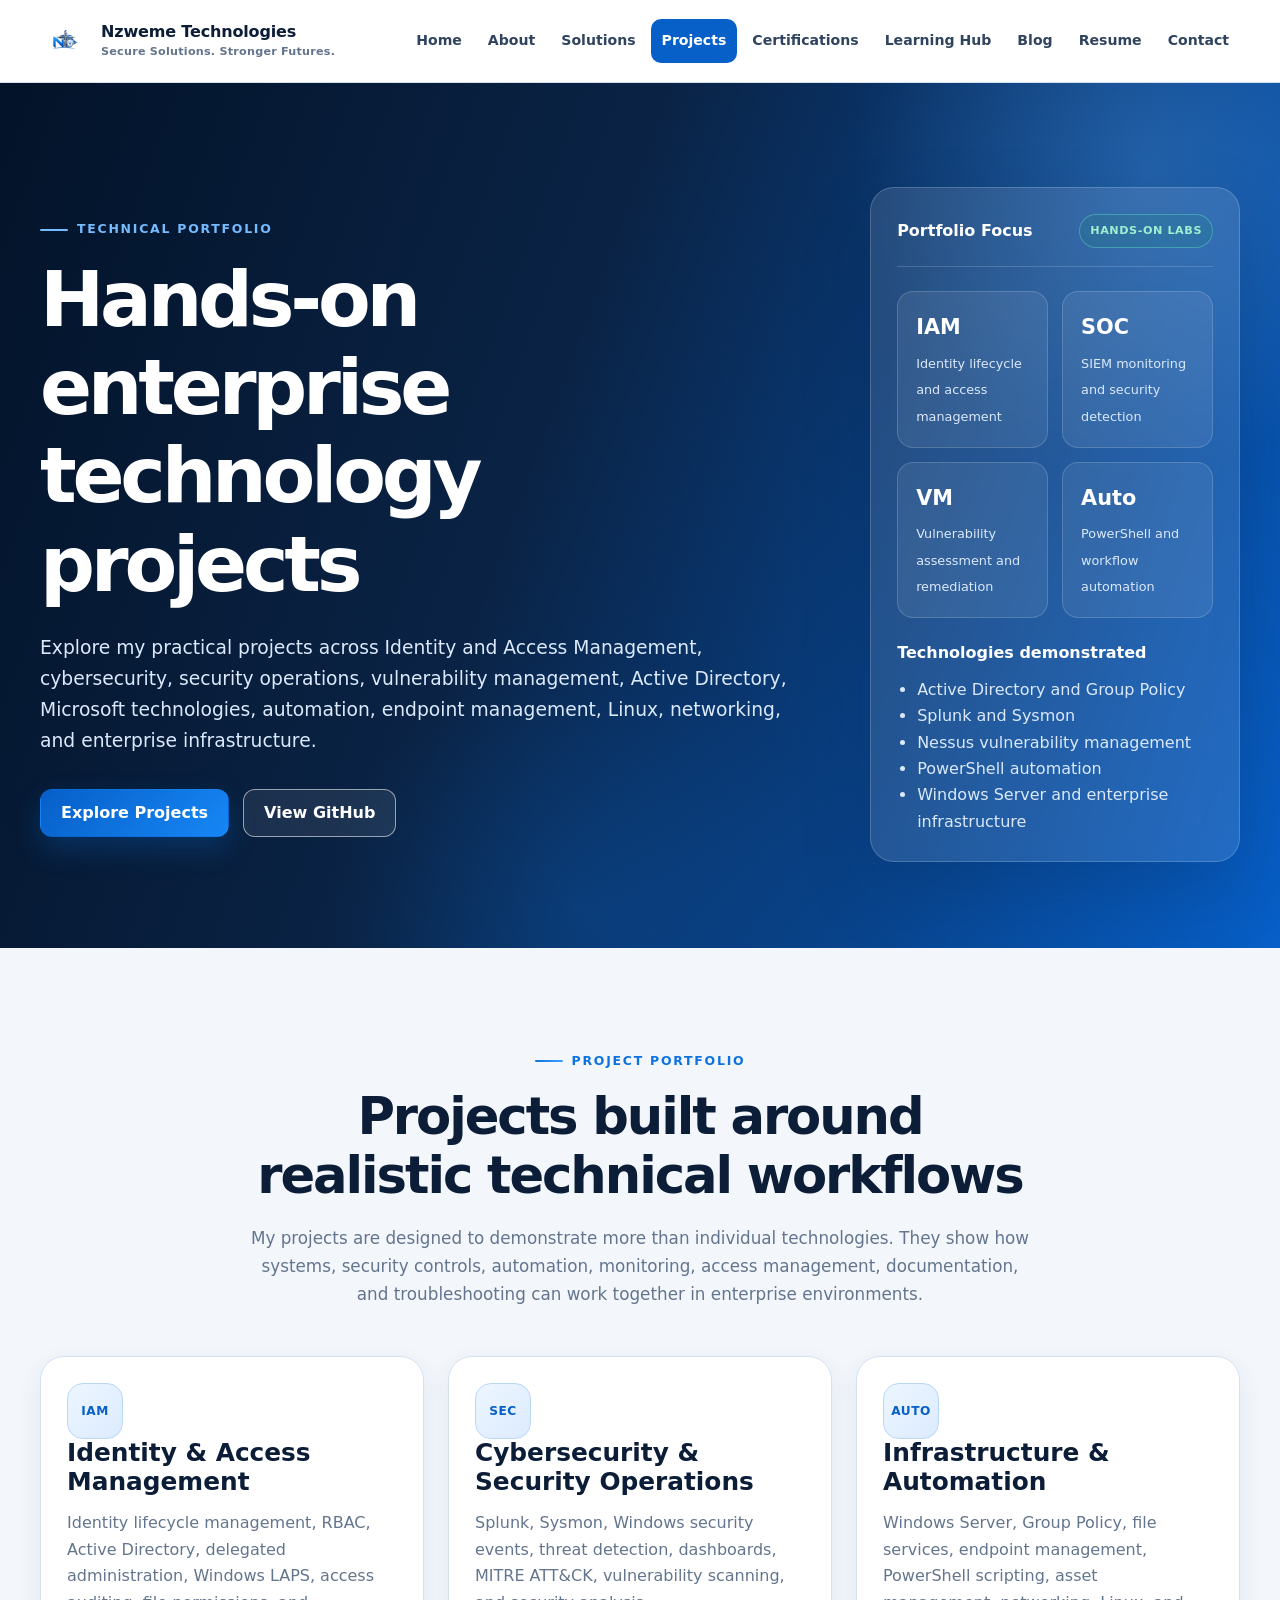
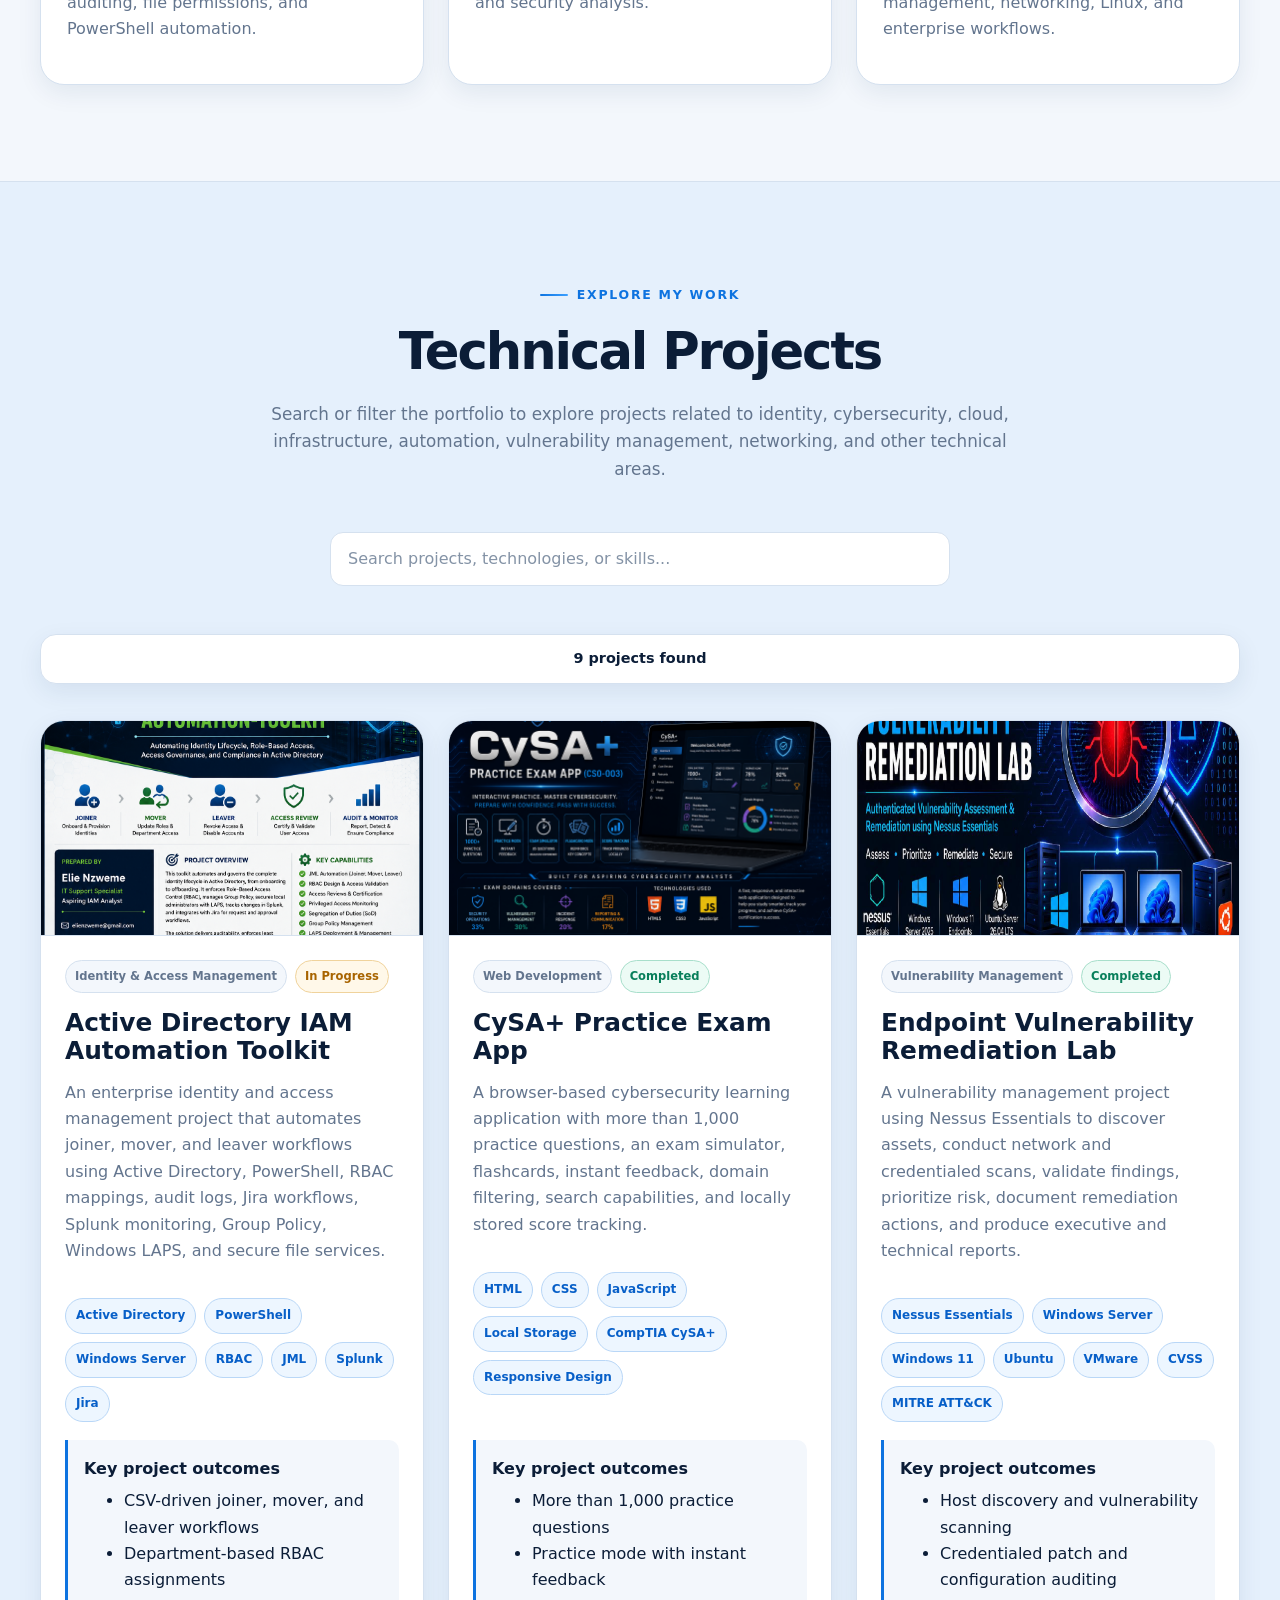
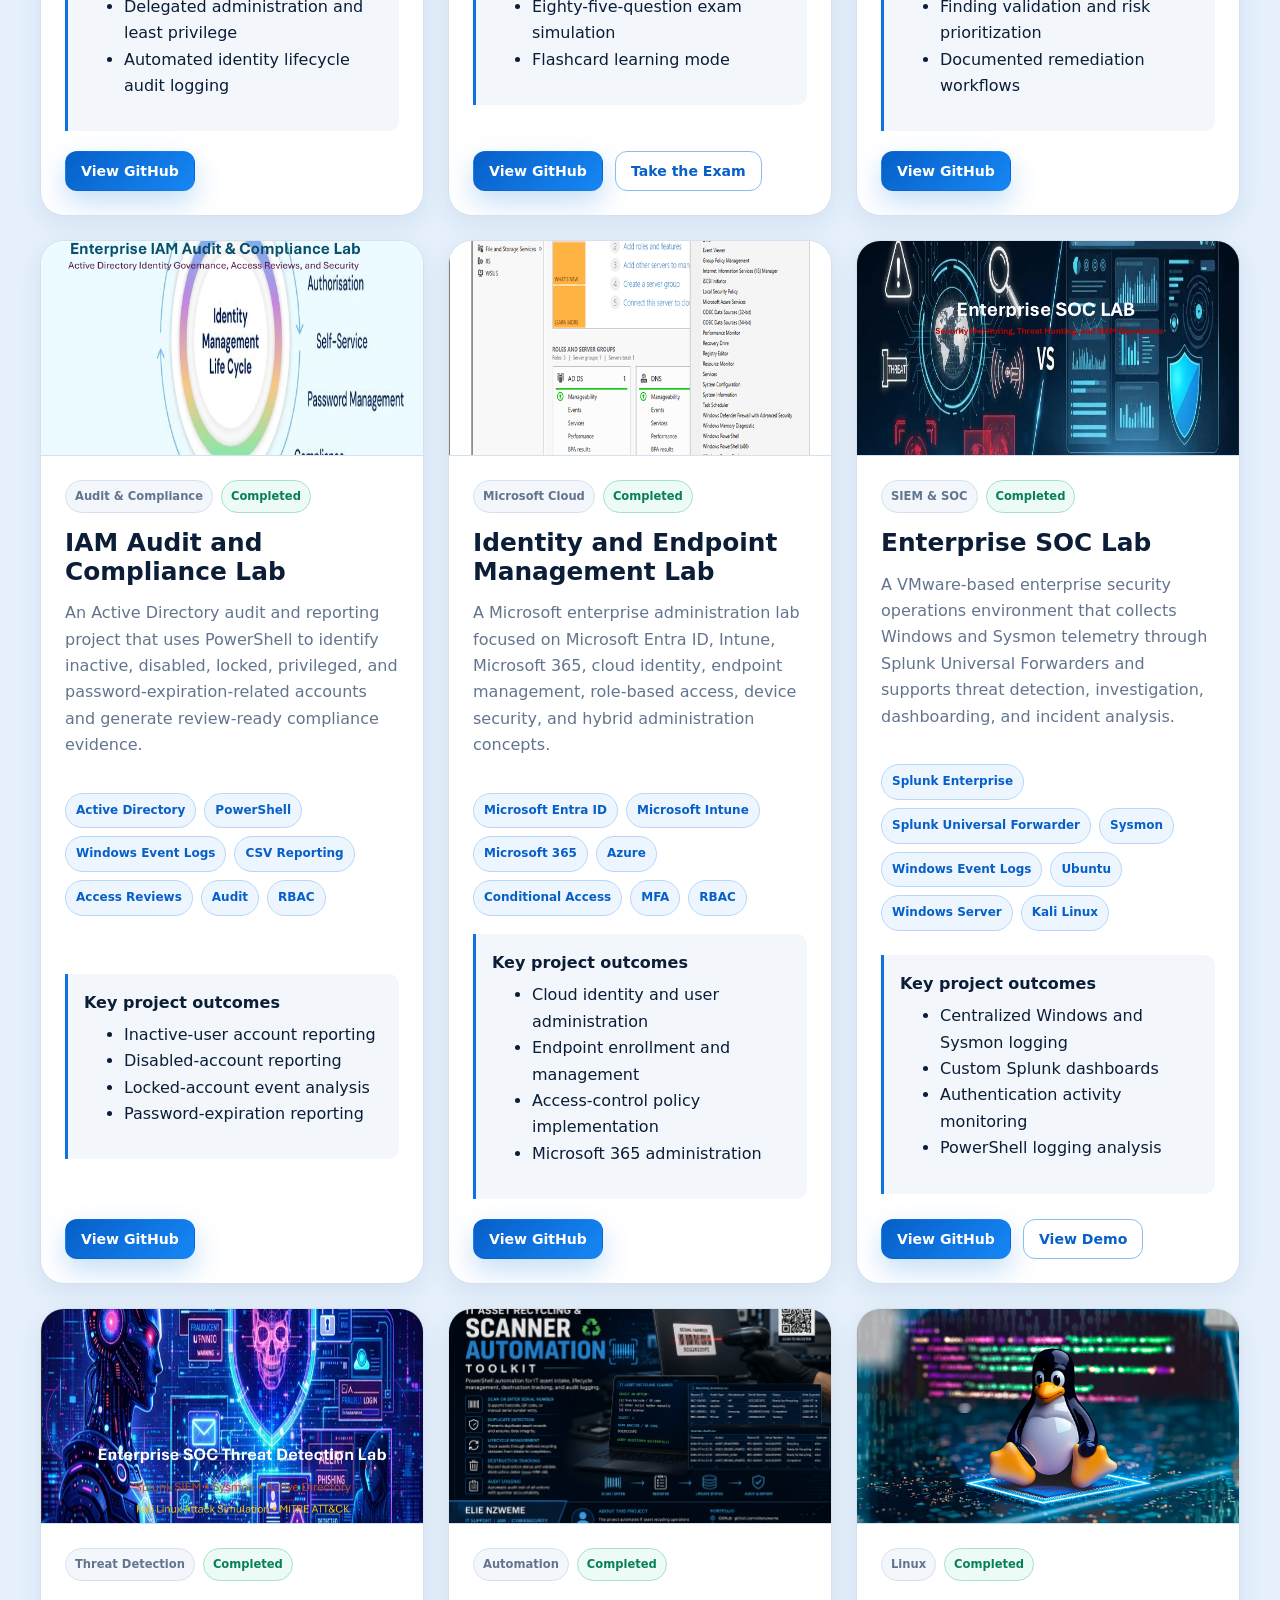
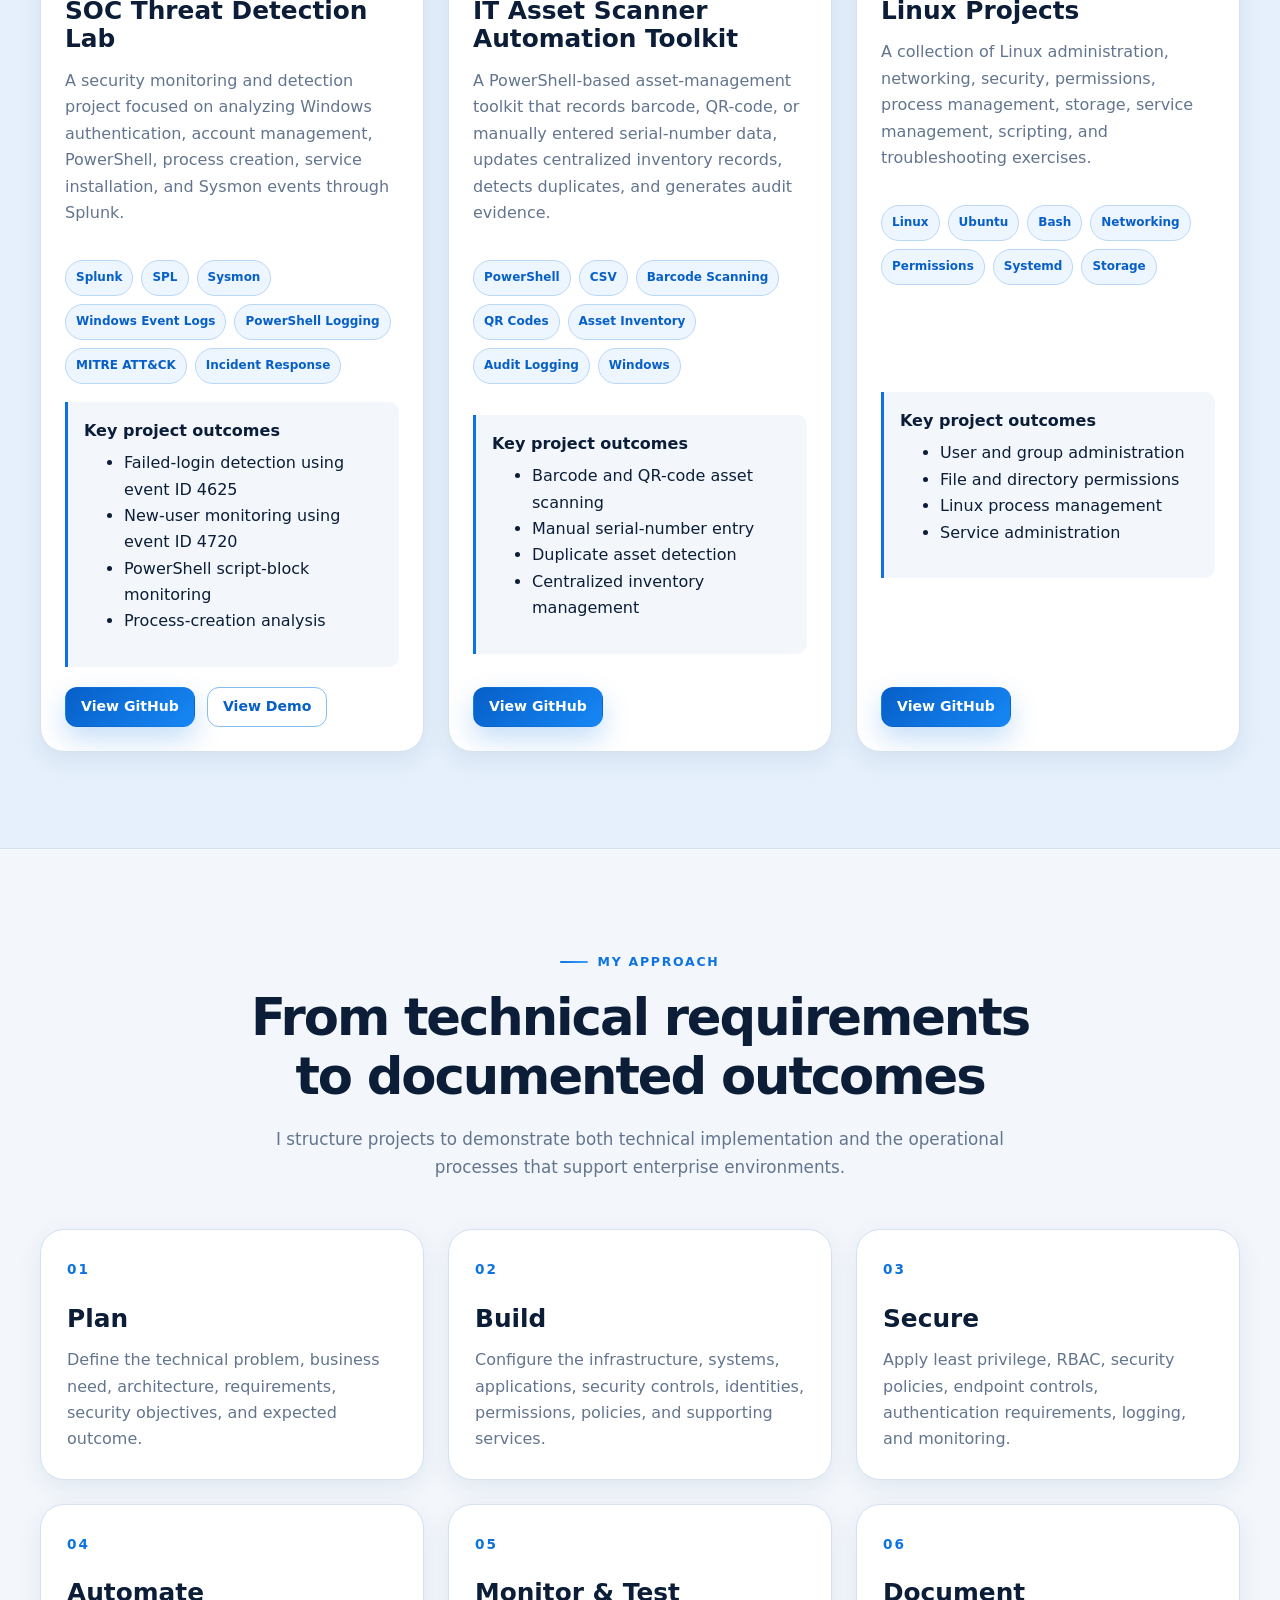
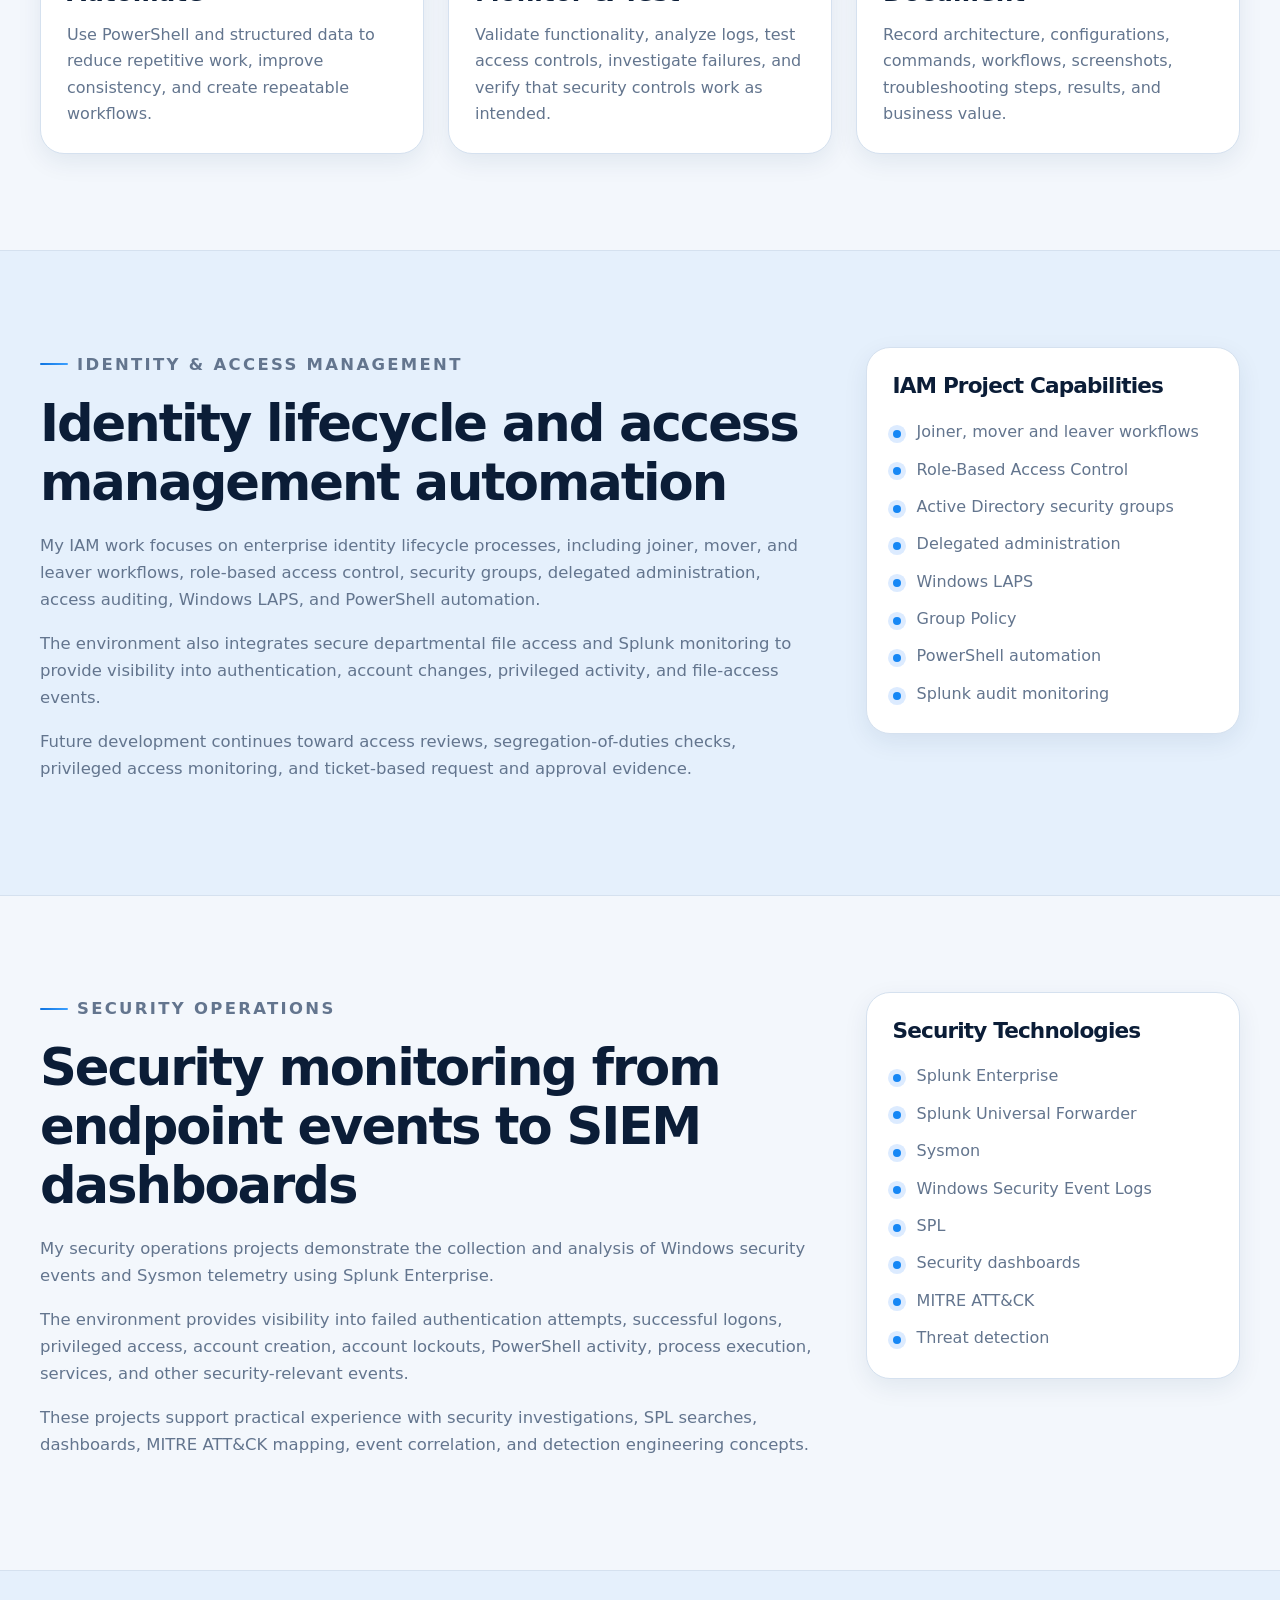
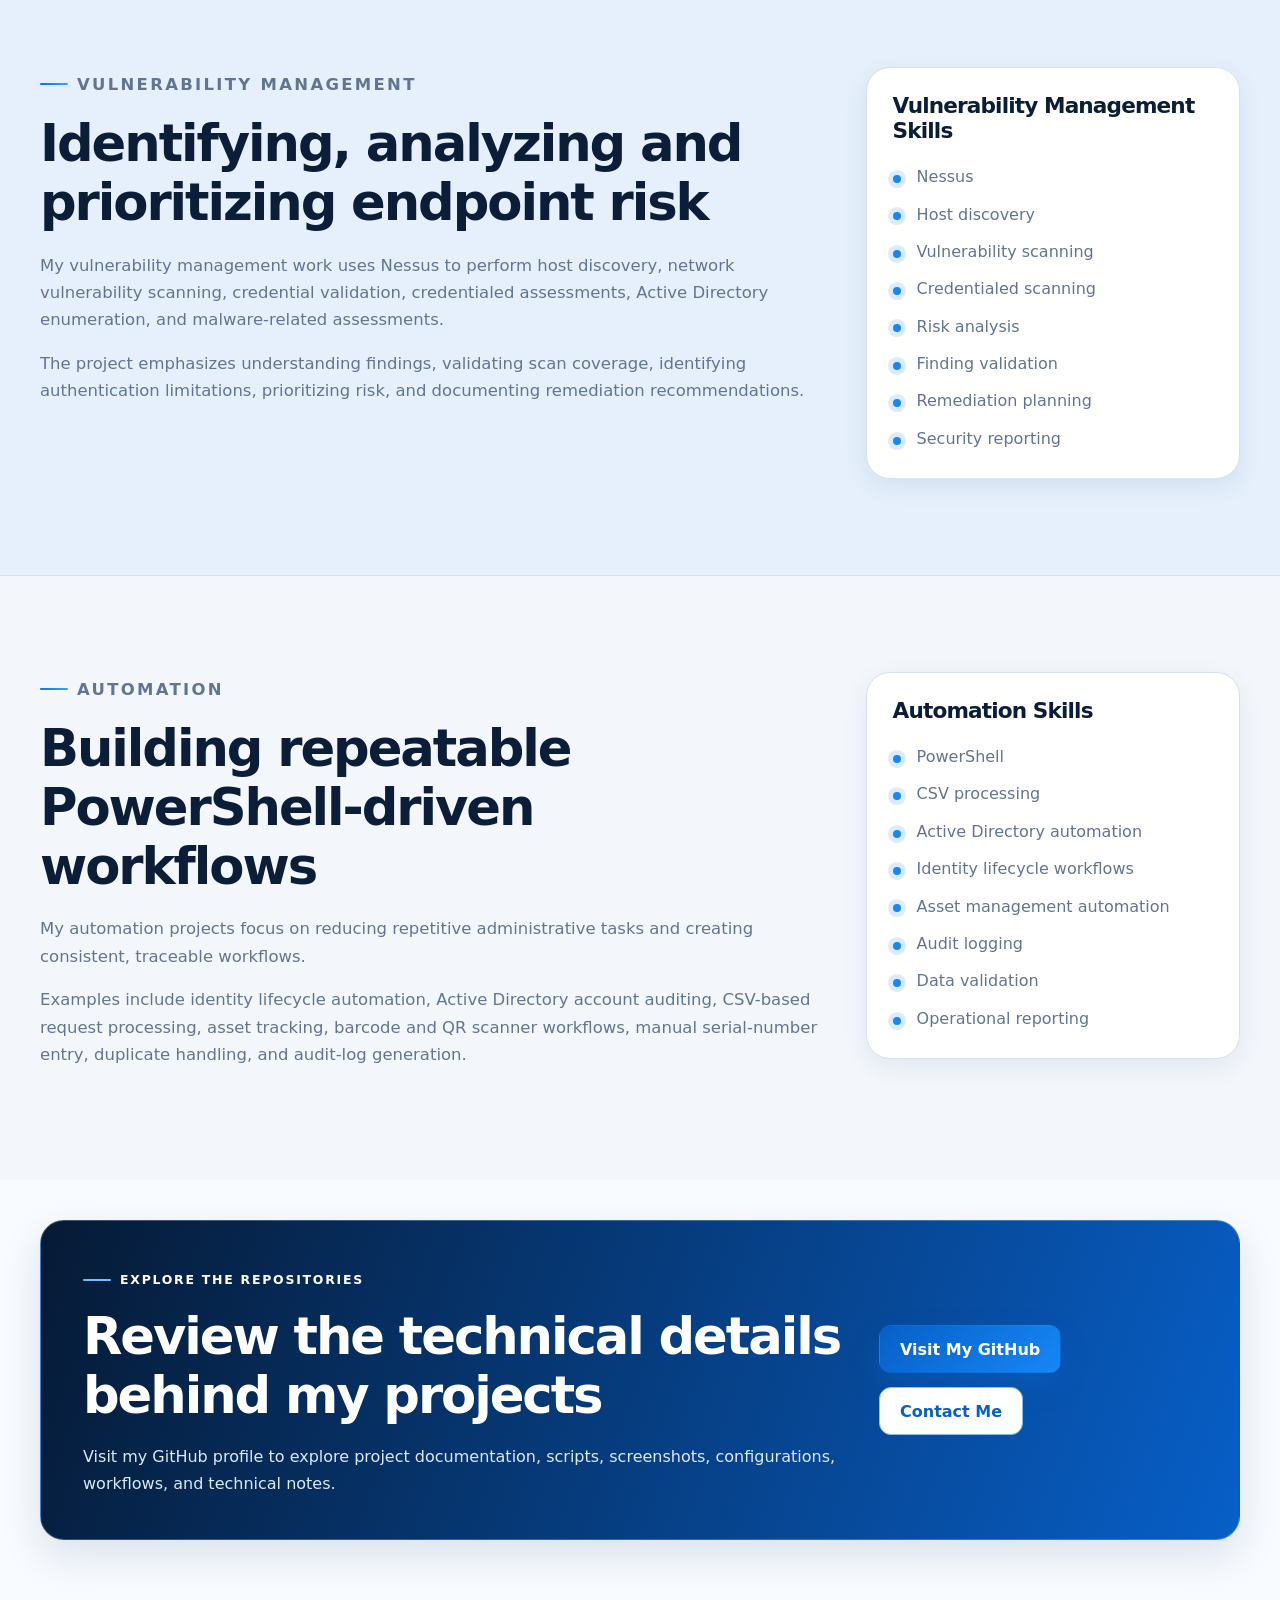
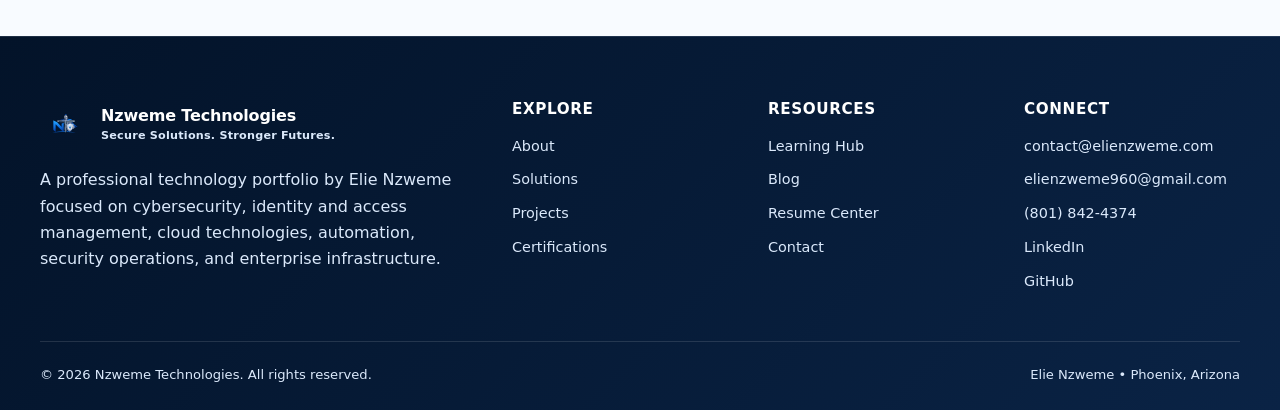
<file: projects.html>
<!DOCTYPE html>
<html lang="en">
<head>
    <meta charset="UTF-8">

    <meta
        name="viewport"
        content="width=device-width, initial-scale=1.0"
    >

    <meta
        name="description"
        content="Explore Elie Nzweme's hands-on projects in cybersecurity, identity and access management, security operations, Microsoft cloud, Active Directory, vulnerability management, automation, Linux, networking, and enterprise IT."
    >

    <meta
        name="keywords"
        content="Elie Nzweme projects, Nzweme Technologies, cybersecurity projects, IAM projects, Active Directory, Splunk, PowerShell, Nessus, Microsoft Azure, enterprise IT portfolio"
    >

    <meta name="author" content="Elie Nzweme">

    <meta property="og:type" content="website">

    <meta
        property="og:title"
        content="Projects | Elie Nzweme | Nzweme Technologies"
    >

    <meta
        property="og:description"
        content="Explore hands-on enterprise projects across cybersecurity, IAM, security operations, cloud, automation, infrastructure, and IT."
    >

    <meta
        property="og:url"
        content="https://elienzweme.com/projects.html"
    >

    <meta
        property="og:image"
        content="https://elienzweme.com/assets/images/logo.png"
    >

    <meta name="twitter:card" content="summary">

    <title>
        Projects | Elie Nzweme | Nzweme Technologies
    </title>

    <link
        rel="canonical"
        href="https://elienzweme.com/projects.html"
    >

    <link
        rel="stylesheet"
        href="assets/css/style.css"
    >
</head>

<body>

    <a class="skip-link" href="#main-content">
        Skip to main content
    </a>


    <!-- =====================================================
         HEADER
         ===================================================== -->

    <header class="site-header">

        <div class="container header-container">

            <a
                class="site-logo"
                href="index.html"
                aria-label="Nzweme Technologies home page"
            >

                <img
                    class="site-logo-image"
                    src="assets/images/logo.png"
                    alt="Nzweme Technologies logo"
                >

                <span class="logo-text">

                    <strong>
                        Nzweme Technologies
                    </strong>

                    <small>
                        Secure Solutions. Stronger Futures.
                    </small>

                </span>

            </a>


            <button
                class="mobile-menu-button"
                type="button"
                aria-label="Open navigation menu"
                aria-controls="primary-navigation"
                aria-expanded="false"
            >
                <span></span>
                <span></span>
                <span></span>
            </button>


            <nav
                id="primary-navigation"
                class="primary-navigation"
                aria-label="Primary navigation"
            >

                <a href="index.html">
                    Home
                </a>

                <a href="about.html">
                    About
                </a>

                <a href="solutions.html">
                    Solutions
                </a>

                <a
                    class="active"
                    href="projects.html"
                    aria-current="page"
                >
                    Projects
                </a>

                <a href="certifications.html">
                    Certifications
                </a>

                <a href="learning.html">
                    Learning Hub
                </a>

                <a href="blog.html">
                    Blog
                </a>

                <a href="resume.html">
                    Resume
                </a>

                <a href="contact.html">
                    Contact
                </a>

            </nav>

        </div>

    </header>


    <!-- =====================================================
         MAIN CONTENT
         ===================================================== -->

    <main id="main-content">


        <!-- =================================================
             PAGE HERO
             ================================================= -->

        <section class="page-hero">

            <div class="container page-hero-grid">

                <div class="page-hero-content reveal">

                    <p class="eyebrow">
                        Technical Portfolio
                    </p>

                    <h1>
                        Hands-on enterprise technology projects
                    </h1>

                    <p class="page-hero-description">
                        Explore my practical projects across Identity and
                        Access Management, cybersecurity, security operations,
                        vulnerability management, Active Directory,
                        Microsoft technologies, automation, endpoint
                        management, Linux, networking, and enterprise
                        infrastructure.
                    </p>


                    <div class="page-hero-actions">

                        <a
                            class="button button-primary"
                            href="#projects"
                        >
                            Explore Projects
                        </a>

                        <a
                            class="button button-secondary"
                            href="https://github.com/elienzweme"
                            target="_blank"
                            rel="noopener noreferrer"
                        >
                            View GitHub
                        </a>

                    </div>

                </div>


                <aside
                    class="project-summary-panel reveal"
                    aria-label="Project portfolio summary"
                >

                    <div class="summary-panel-header">

                        <span>
                            Portfolio Focus
                        </span>

                        <span class="status-indicator">
                            Hands-On Labs
                        </span>

                    </div>


                    <div class="summary-stat-grid">

                        <article class="summary-stat">

                            <strong>
                                IAM
                            </strong>

                            <span>
                                Identity lifecycle and access management
                            </span>

                        </article>


                        <article class="summary-stat">

                            <strong>
                                SOC
                            </strong>

                            <span>
                                SIEM monitoring and security detection
                            </span>

                        </article>


                        <article class="summary-stat">

                            <strong>
                                VM
                            </strong>

                            <span>
                                Vulnerability assessment and remediation
                            </span>

                        </article>


                        <article class="summary-stat">

                            <strong>
                                Auto
                            </strong>

                            <span>
                                PowerShell and workflow automation
                            </span>

                        </article>

                    </div>


                    <div class="summary-focus-list">

                        <p>
                            Technologies demonstrated
                        </p>

                        <ul>

                            <li>
                                Active Directory and Group Policy
                            </li>

                            <li>
                                Splunk and Sysmon
                            </li>

                            <li>
                                Nessus vulnerability management
                            </li>

                            <li>
                                PowerShell automation
                            </li>

                            <li>
                                Windows Server and enterprise infrastructure
                            </li>

                        </ul>

                    </div>

                </aside>

            </div>

        </section>


        <!-- =================================================
             PROJECT INTRODUCTION
             ================================================= -->

        <section class="section">

            <div class="container">

                <div class="section-heading centered reveal">

                    <p class="eyebrow">
                        Project Portfolio
                    </p>

                    <h2>
                        Projects built around realistic technical workflows
                    </h2>

                    <p>
                        My projects are designed to demonstrate more than
                        individual technologies. They show how systems,
                        security controls, automation, monitoring, access
                        management, documentation, and troubleshooting can
                        work together in enterprise environments.
                    </p>

                </div>


                <div class="feature-grid">


                    <article class="feature-card reveal">

                        <span
                            class="resume-icon"
                            aria-hidden="true"
                        >
                            IAM
                        </span>

                        <h3>
                            Identity &amp; Access Management
                        </h3>

                        <p>
                            Identity lifecycle management, RBAC,
                            Active Directory, delegated administration,
                            Windows LAPS, access auditing, file permissions,
                            and PowerShell automation.
                        </p>

                    </article>


                    <article class="feature-card reveal">

                        <span
                            class="resume-icon"
                            aria-hidden="true"
                        >
                            SEC
                        </span>

                        <h3>
                            Cybersecurity &amp; Security Operations
                        </h3>

                        <p>
                            Splunk, Sysmon, Windows security events,
                            threat detection, dashboards, MITRE ATT&amp;CK,
                            vulnerability scanning, and security analysis.
                        </p>

                    </article>


                    <article class="feature-card reveal">

                        <span
                            class="resume-icon"
                            aria-hidden="true"
                        >
                            AUTO
                        </span>

                        <h3>
                            Infrastructure &amp; Automation
                        </h3>

                        <p>
                            Windows Server, Group Policy, file services,
                            endpoint management, PowerShell scripting,
                            asset management, networking, Linux,
                            and enterprise workflows.
                        </p>

                    </article>


                </div>

            </div>

        </section>


        <!-- =================================================
             PROJECTS
             ================================================= -->

        <section
            id="projects"
            class="section projects-section"
        >

            <div class="container">


                <div class="section-heading centered reveal">

                    <p class="eyebrow">
                        Explore My Work
                    </p>

                    <h2>
                        Technical Projects
                    </h2>

                    <p>
                        Search or filter the portfolio to explore projects
                        related to identity, cybersecurity, cloud,
                        infrastructure, automation, vulnerability management,
                        networking, and other technical areas.
                    </p>

                </div>


                <!-- =========================================
                     PROJECT CONTROLS
                     ========================================= -->

                <div class="project-toolbar reveal">


                    <div class="project-search">

                        <label
                            class="sr-only"
                            for="project-search"
                        >
                            Search projects
                        </label>

                        <input
                            id="project-search"
                            type="search"
                            placeholder="Search projects, technologies, or skills..."
                            autocomplete="off"
                        >

                    </div>


                    <div
                        id="project-filters"
                        class="project-filters"
                        aria-label="Filter projects by category"
                    >

                        <!--
                            Filter buttons may be generated dynamically
                            by assets/js/projects.js.

                            Existing categories and project data remain
                            controlled by projects.js.
                        -->

                    </div>


                    <div
                        class="project-results-summary"
                        aria-live="polite"
                    >

                        <span id="project-results-count">
                            Loading projects...
                        </span>

                    </div>

                </div>


                <!-- =========================================
                     PROJECT CARDS
                     ========================================= -->

                <!--
                    IMPORTANT:

                    Your project cards, image paths, image filenames,
                    project titles, GitHub URLs, categories, and other
                    project data remain controlled by:

                    assets/js/projects.js

                    No image filenames are being renamed here.
                -->

                <div
                    id="projects-container"
                    class="projects-grid"
                    aria-live="polite"
                >
                </div>


                <div
                    id="projects-empty-state"
                    class="empty-state"
                    hidden
                >

                    <h3>
                        No matching projects found
                    </h3>

                    <p>
                        Try another search term or select a different
                        project category.
                    </p>

                </div>


            </div>

        </section>


        <!-- =================================================
             PROJECT APPROACH
             ================================================= -->

        <section class="section">

            <div class="container">

                <div class="section-heading centered reveal">

                    <p class="eyebrow">
                        My Approach
                    </p>

                    <h2>
                        From technical requirements to documented outcomes
                    </h2>

                    <p>
                        I structure projects to demonstrate both technical
                        implementation and the operational processes that
                        support enterprise environments.
                    </p>

                </div>


                <div class="process-grid">


                    <article class="process-card reveal">

                        <span class="process-number">
                            01
                        </span>

                        <h3>
                            Plan
                        </h3>

                        <p>
                            Define the technical problem, business need,
                            architecture, requirements, security objectives,
                            and expected outcome.
                        </p>

                    </article>


                    <article class="process-card reveal">

                        <span class="process-number">
                            02
                        </span>

                        <h3>
                            Build
                        </h3>

                        <p>
                            Configure the infrastructure, systems,
                            applications, security controls, identities,
                            permissions, policies, and supporting services.
                        </p>

                    </article>


                    <article class="process-card reveal">

                        <span class="process-number">
                            03
                        </span>

                        <h3>
                            Secure
                        </h3>

                        <p>
                            Apply least privilege, RBAC, security policies,
                            endpoint controls, authentication requirements,
                            logging, and monitoring.
                        </p>

                    </article>


                    <article class="process-card reveal">

                        <span class="process-number">
                            04
                        </span>

                        <h3>
                            Automate
                        </h3>

                        <p>
                            Use PowerShell and structured data to reduce
                            repetitive work, improve consistency,
                            and create repeatable workflows.
                        </p>

                    </article>


                    <article class="process-card reveal">

                        <span class="process-number">
                            05
                        </span>

                        <h3>
                            Monitor &amp; Test
                        </h3>

                        <p>
                            Validate functionality, analyze logs,
                            test access controls, investigate failures,
                            and verify that security controls work as intended.
                        </p>

                    </article>


                    <article class="process-card reveal">

                        <span class="process-number">
                            06
                        </span>

                        <h3>
                            Document
                        </h3>

                        <p>
                            Record architecture, configurations,
                            commands, workflows, screenshots,
                            troubleshooting steps, results,
                            and business value.
                        </p>

                    </article>


                </div>

            </div>

        </section>


        <!-- =================================================
             IAM PROJECT FOCUS
             ================================================= -->

        <section class="section projects-section">

            <div class="container about-grid">


                <div class="about-content reveal">

                    <p class="eyebrow">
                        Identity &amp; Access Management
                    </p>

                    <h2>
                        Identity lifecycle and access management automation
                    </h2>

                    <p>
                        My IAM work focuses on enterprise identity lifecycle
                        processes, including joiner, mover, and leaver
                        workflows, role-based access control,
                        security groups, delegated administration,
                        access auditing, Windows LAPS,
                        and PowerShell automation.
                    </p>

                    <p>
                        The environment also integrates secure departmental
                        file access and Splunk monitoring to provide visibility
                        into authentication, account changes, privileged
                        activity, and file-access events.
                    </p>

                    <p>
                        Future development continues toward access reviews,
                        segregation-of-duties checks, privileged access
                        monitoring, and ticket-based request and approval
                        evidence.
                    </p>

                </div>


                <aside class="about-panel reveal">

                    <h2>
                        IAM Project Capabilities
                    </h2>

                    <ul>

                        <li>
                            Joiner, mover and leaver workflows
                        </li>

                        <li>
                            Role-Based Access Control
                        </li>

                        <li>
                            Active Directory security groups
                        </li>

                        <li>
                            Delegated administration
                        </li>

                        <li>
                            Windows LAPS
                        </li>

                        <li>
                            Group Policy
                        </li>

                        <li>
                            PowerShell automation
                        </li>

                        <li>
                            Splunk audit monitoring
                        </li>

                    </ul>

                </aside>


            </div>

        </section>


        <!-- =================================================
             SECURITY OPERATIONS PROJECT FOCUS
             ================================================= -->

        <section class="section">

            <div class="container about-grid">


                <div class="about-content reveal">

                    <p class="eyebrow">
                        Security Operations
                    </p>

                    <h2>
                        Security monitoring from endpoint events to SIEM
                        dashboards
                    </h2>

                    <p>
                        My security operations projects demonstrate the
                        collection and analysis of Windows security events
                        and Sysmon telemetry using Splunk Enterprise.
                    </p>

                    <p>
                        The environment provides visibility into failed
                        authentication attempts, successful logons,
                        privileged access, account creation, account
                        lockouts, PowerShell activity, process execution,
                        services, and other security-relevant events.
                    </p>

                    <p>
                        These projects support practical experience with
                        security investigations, SPL searches, dashboards,
                        MITRE ATT&amp;CK mapping, event correlation,
                        and detection engineering concepts.
                    </p>

                </div>


                <aside class="about-panel reveal">

                    <h2>
                        Security Technologies
                    </h2>

                    <ul>

                        <li>
                            Splunk Enterprise
                        </li>

                        <li>
                            Splunk Universal Forwarder
                        </li>

                        <li>
                            Sysmon
                        </li>

                        <li>
                            Windows Security Event Logs
                        </li>

                        <li>
                            SPL
                        </li>

                        <li>
                            Security dashboards
                        </li>

                        <li>
                            MITRE ATT&amp;CK
                        </li>

                        <li>
                            Threat detection
                        </li>

                    </ul>

                </aside>


            </div>

        </section>


        <!-- =================================================
             VULNERABILITY MANAGEMENT
             ================================================= -->

        <section class="section projects-section">

            <div class="container about-grid">


                <div class="about-content reveal">

                    <p class="eyebrow">
                        Vulnerability Management
                    </p>

                    <h2>
                        Identifying, analyzing and prioritizing endpoint risk
                    </h2>

                    <p>
                        My vulnerability management work uses Nessus to
                        perform host discovery, network vulnerability
                        scanning, credential validation, credentialed
                        assessments, Active Directory enumeration,
                        and malware-related assessments.
                    </p>

                    <p>
                        The project emphasizes understanding findings,
                        validating scan coverage, identifying authentication
                        limitations, prioritizing risk, and documenting
                        remediation recommendations.
                    </p>

                </div>


                <aside class="about-panel reveal">

                    <h2>
                        Vulnerability Management Skills
                    </h2>

                    <ul>

                        <li>
                            Nessus
                        </li>

                        <li>
                            Host discovery
                        </li>

                        <li>
                            Vulnerability scanning
                        </li>

                        <li>
                            Credentialed scanning
                        </li>

                        <li>
                            Risk analysis
                        </li>

                        <li>
                            Finding validation
                        </li>

                        <li>
                            Remediation planning
                        </li>

                        <li>
                            Security reporting
                        </li>

                    </ul>

                </aside>


            </div>

        </section>


        <!-- =================================================
             AUTOMATION
             ================================================= -->

        <section class="section">

            <div class="container about-grid">


                <div class="about-content reveal">

                    <p class="eyebrow">
                        Automation
                    </p>

                    <h2>
                        Building repeatable PowerShell-driven workflows
                    </h2>

                    <p>
                        My automation projects focus on reducing repetitive
                        administrative tasks and creating consistent,
                        traceable workflows.
                    </p>

                    <p>
                        Examples include identity lifecycle automation,
                        Active Directory account auditing, CSV-based request
                        processing, asset tracking, barcode and QR scanner
                        workflows, manual serial-number entry,
                        duplicate handling, and audit-log generation.
                    </p>

                </div>


                <aside class="about-panel reveal">

                    <h2>
                        Automation Skills
                    </h2>

                    <ul>

                        <li>
                            PowerShell
                        </li>

                        <li>
                            CSV processing
                        </li>

                        <li>
                            Active Directory automation
                        </li>

                        <li>
                            Identity lifecycle workflows
                        </li>

                        <li>
                            Asset management automation
                        </li>

                        <li>
                            Audit logging
                        </li>

                        <li>
                            Data validation
                        </li>

                        <li>
                            Operational reporting
                        </li>

                    </ul>

                </aside>


            </div>

        </section>


        <!-- =================================================
             GITHUB CTA
             ================================================= -->

        <section class="section project-cta-section">

            <div class="container">

                <div class="project-cta reveal">

                    <div>

                        <p class="eyebrow">
                            Explore the Repositories
                        </p>

                        <h2>
                            Review the technical details behind my projects
                        </h2>

                        <p>
                            Visit my GitHub profile to explore project
                            documentation, scripts, screenshots,
                            configurations, workflows, and technical notes.
                        </p>

                    </div>


                    <div class="project-cta-actions">

                        <a
                            class="button button-primary"
                            href="https://github.com/elienzweme"
                            target="_blank"
                            rel="noopener noreferrer"
                        >
                            Visit My GitHub
                        </a>

                        <a
                            class="button button-secondary"
                            href="contact.html"
                        >
                            Contact Me
                        </a>

                    </div>

                </div>

            </div>

        </section>


    </main>


    <!-- =====================================================
         FOOTER
         ===================================================== -->

    <footer class="site-footer">

        <div class="container footer-grid">


            <div class="footer-brand">

                <a
                    class="site-logo footer-logo"
                    href="index.html"
                    aria-label="Nzweme Technologies home page"
                >

                    <img
                        class="site-logo-image"
                        src="assets/images/logo.png"
                        alt="Nzweme Technologies logo"
                    >

                    <span class="logo-text">

                        <strong>
                            Nzweme Technologies
                        </strong>

                        <small>
                            Secure Solutions. Stronger Futures.
                        </small>

                    </span>

                </a>


                <p>
                    A professional technology portfolio by Elie Nzweme
                    focused on cybersecurity, identity and access management,
                    cloud technologies, automation, security operations,
                    and enterprise infrastructure.
                </p>

            </div>


            <div class="footer-links">

                <h2>
                    Explore
                </h2>

                <a href="about.html">
                    About
                </a>

                <a href="solutions.html">
                    Solutions
                </a>

                <a href="projects.html">
                    Projects
                </a>

                <a href="certifications.html">
                    Certifications
                </a>

            </div>


            <div class="footer-links">

                <h2>
                    Resources
                </h2>

                <a href="learning.html">
                    Learning Hub
                </a>

                <a href="blog.html">
                    Blog
                </a>

                <a href="resume.html">
                    Resume Center
                </a>

                <a href="contact.html">
                    Contact
                </a>

            </div>


            <div class="footer-links">

                <h2>
                    Connect
                </h2>

                <a href="mailto:contact@elienzweme.com">
                    contact@elienzweme.com
                </a>

                <a href="mailto:elienzweme960@gmail.com">
                    elienzweme960@gmail.com
                </a>

                <a href="tel:+18018424374">
                    (801) 842-4374
                </a>

                <a
                    href="https://www.linkedin.com/in/elie-nzweme-34a577239/"
                    target="_blank"
                    rel="noopener noreferrer"
                >
                    LinkedIn
                </a>

                <a
                    href="https://github.com/elienzweme"
                    target="_blank"
                    rel="noopener noreferrer"
                >
                    GitHub
                </a>

            </div>


        </div>


        <div class="container footer-bottom">

            <p>
                &copy;
                <span id="current-year"></span>
                Nzweme Technologies. All rights reserved.
            </p>

            <p>
                Elie Nzweme &bull; Phoenix, Arizona
            </p>

        </div>

    </footer>


    <!-- =====================================================
         JAVASCRIPT
         ===================================================== -->

    <script src="assets/js/script.js"></script>

    <!--
        This file contains your existing project data,
        including your original project image filenames.
    -->
    <script src="assets/js/projects.js"></script>

</body>
</html>
</file>
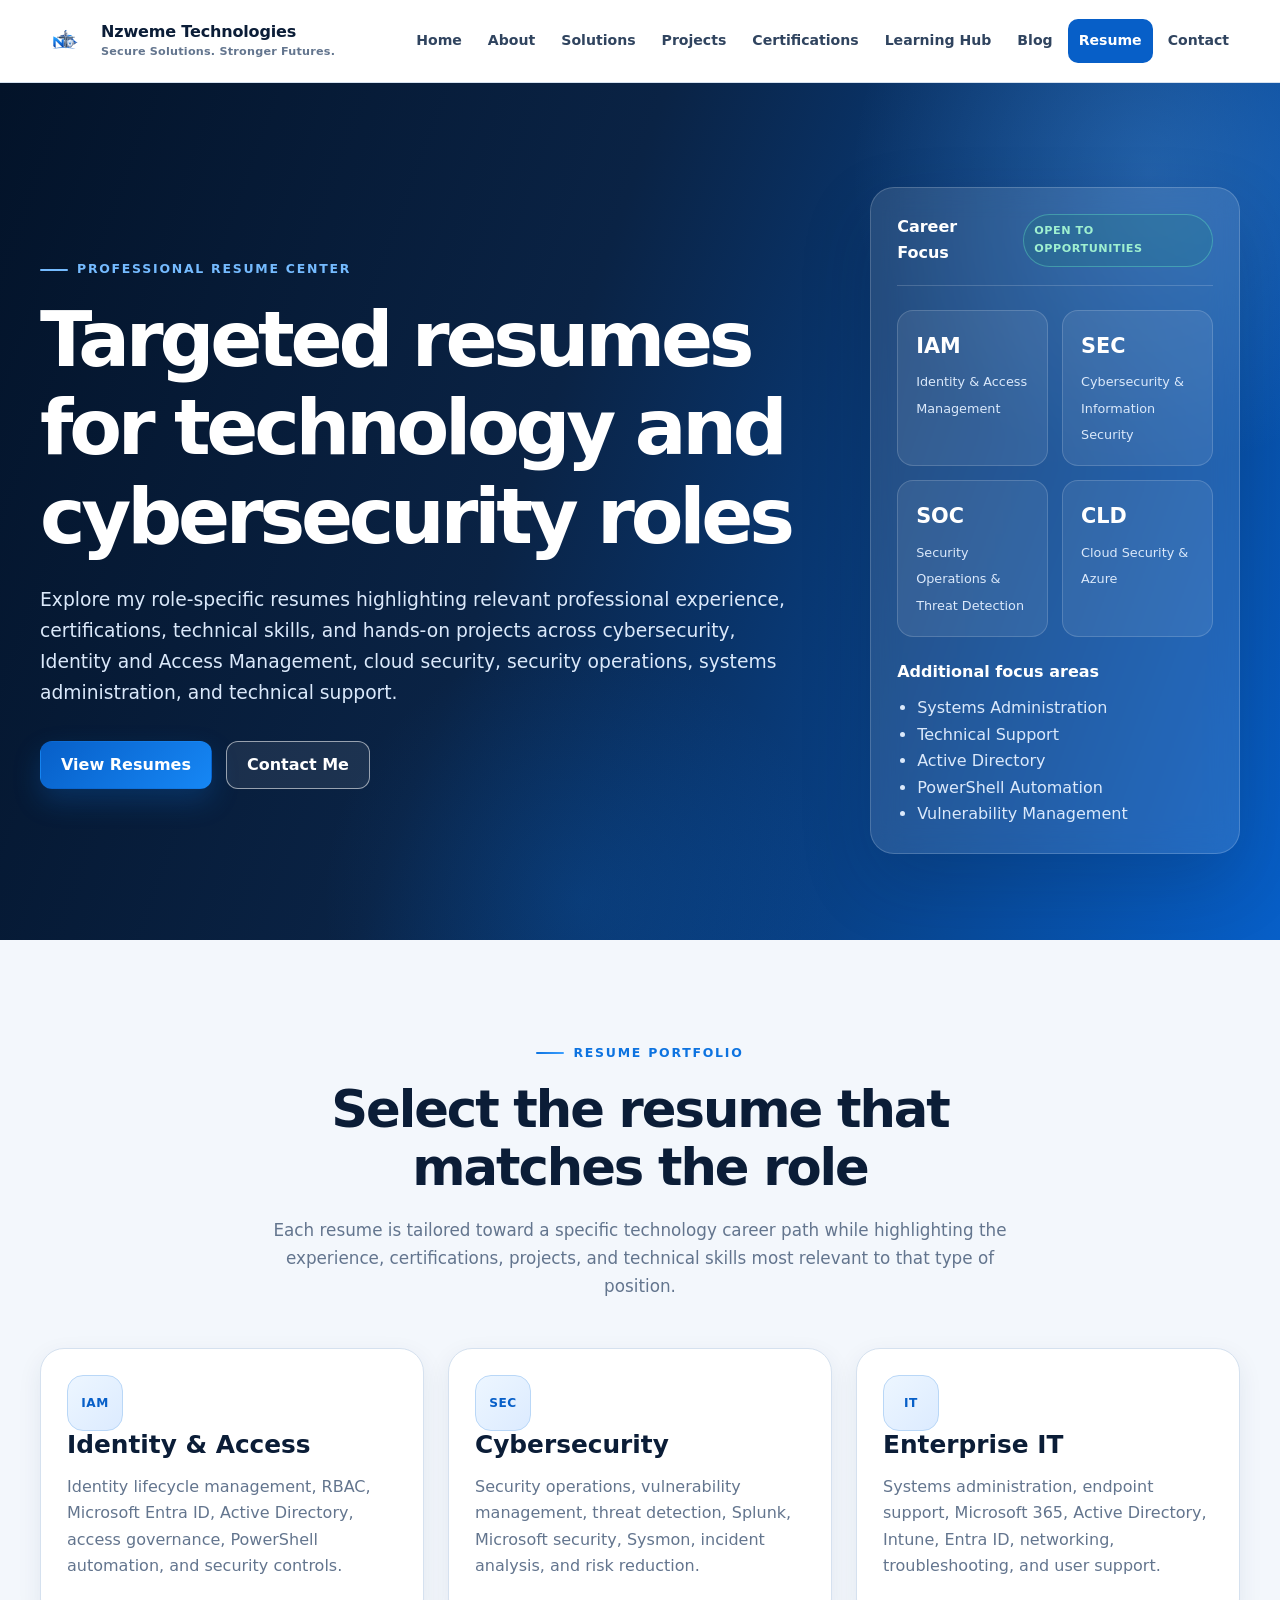
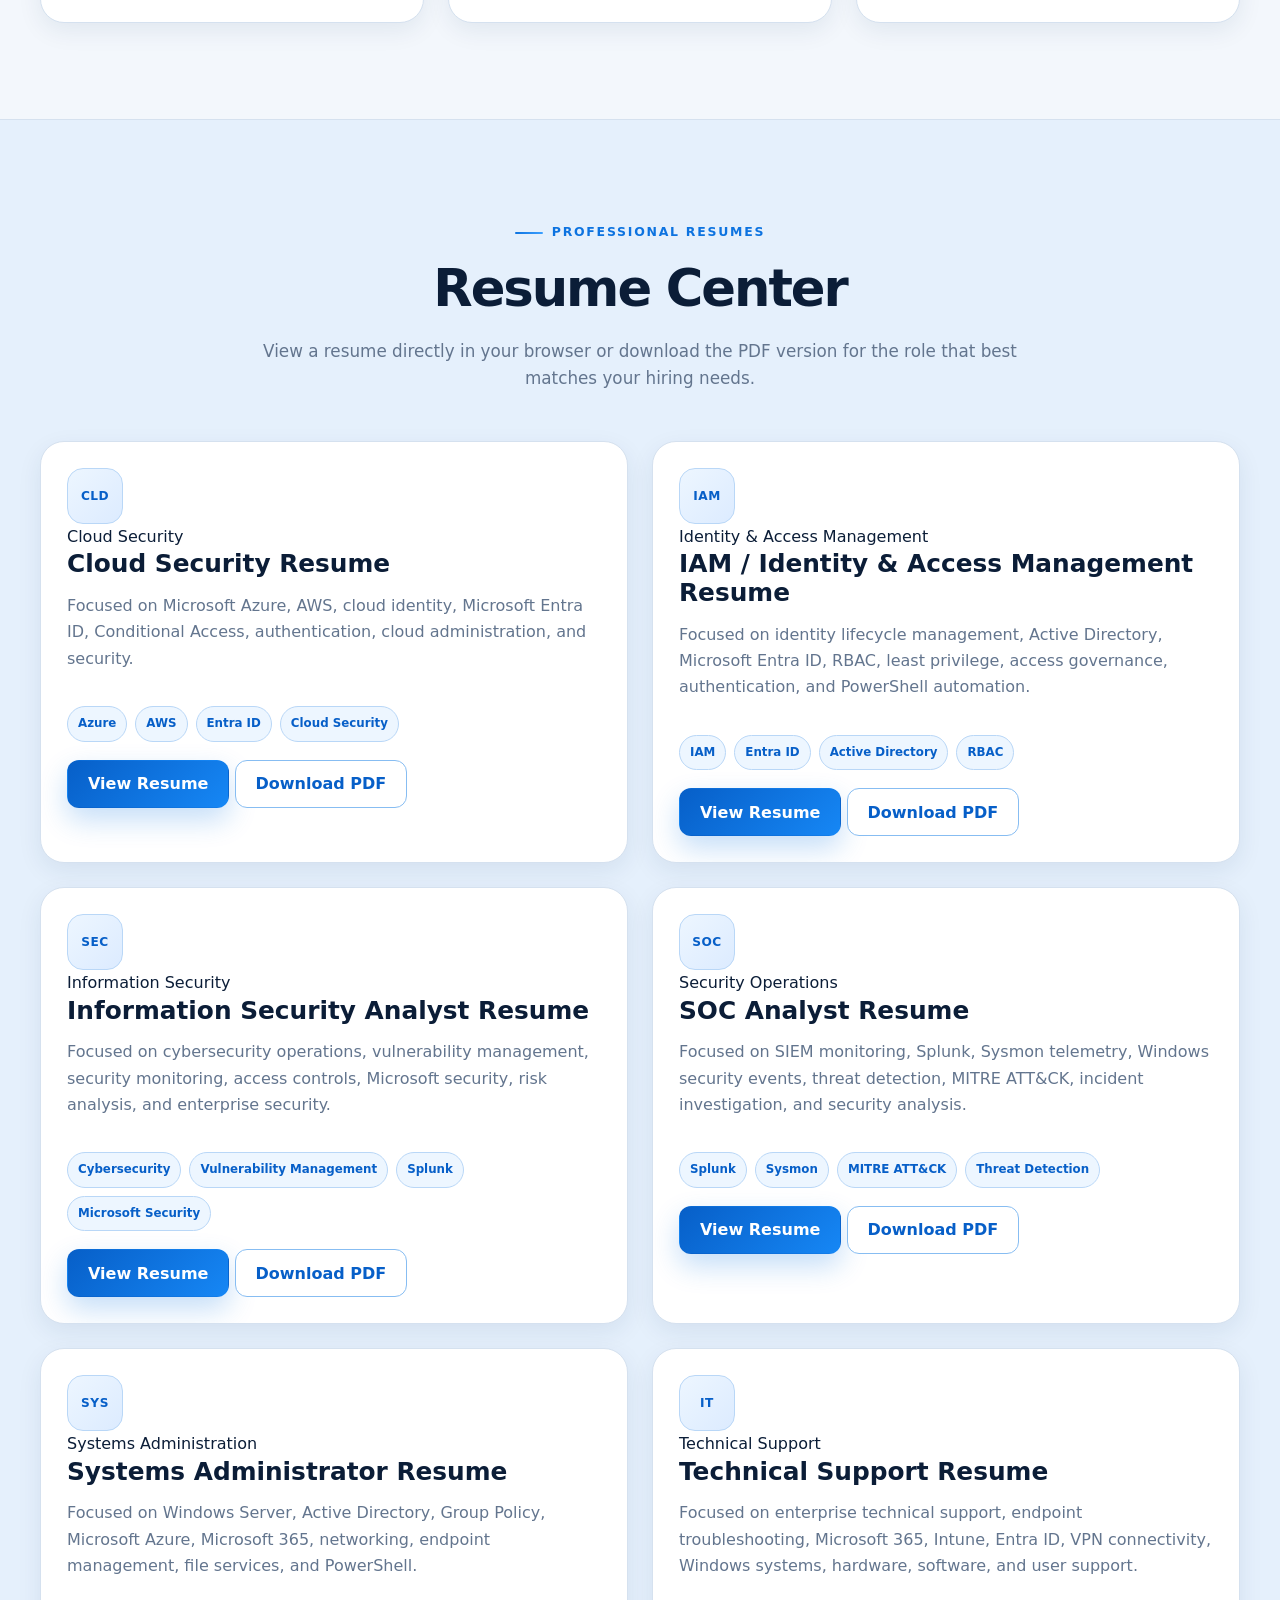
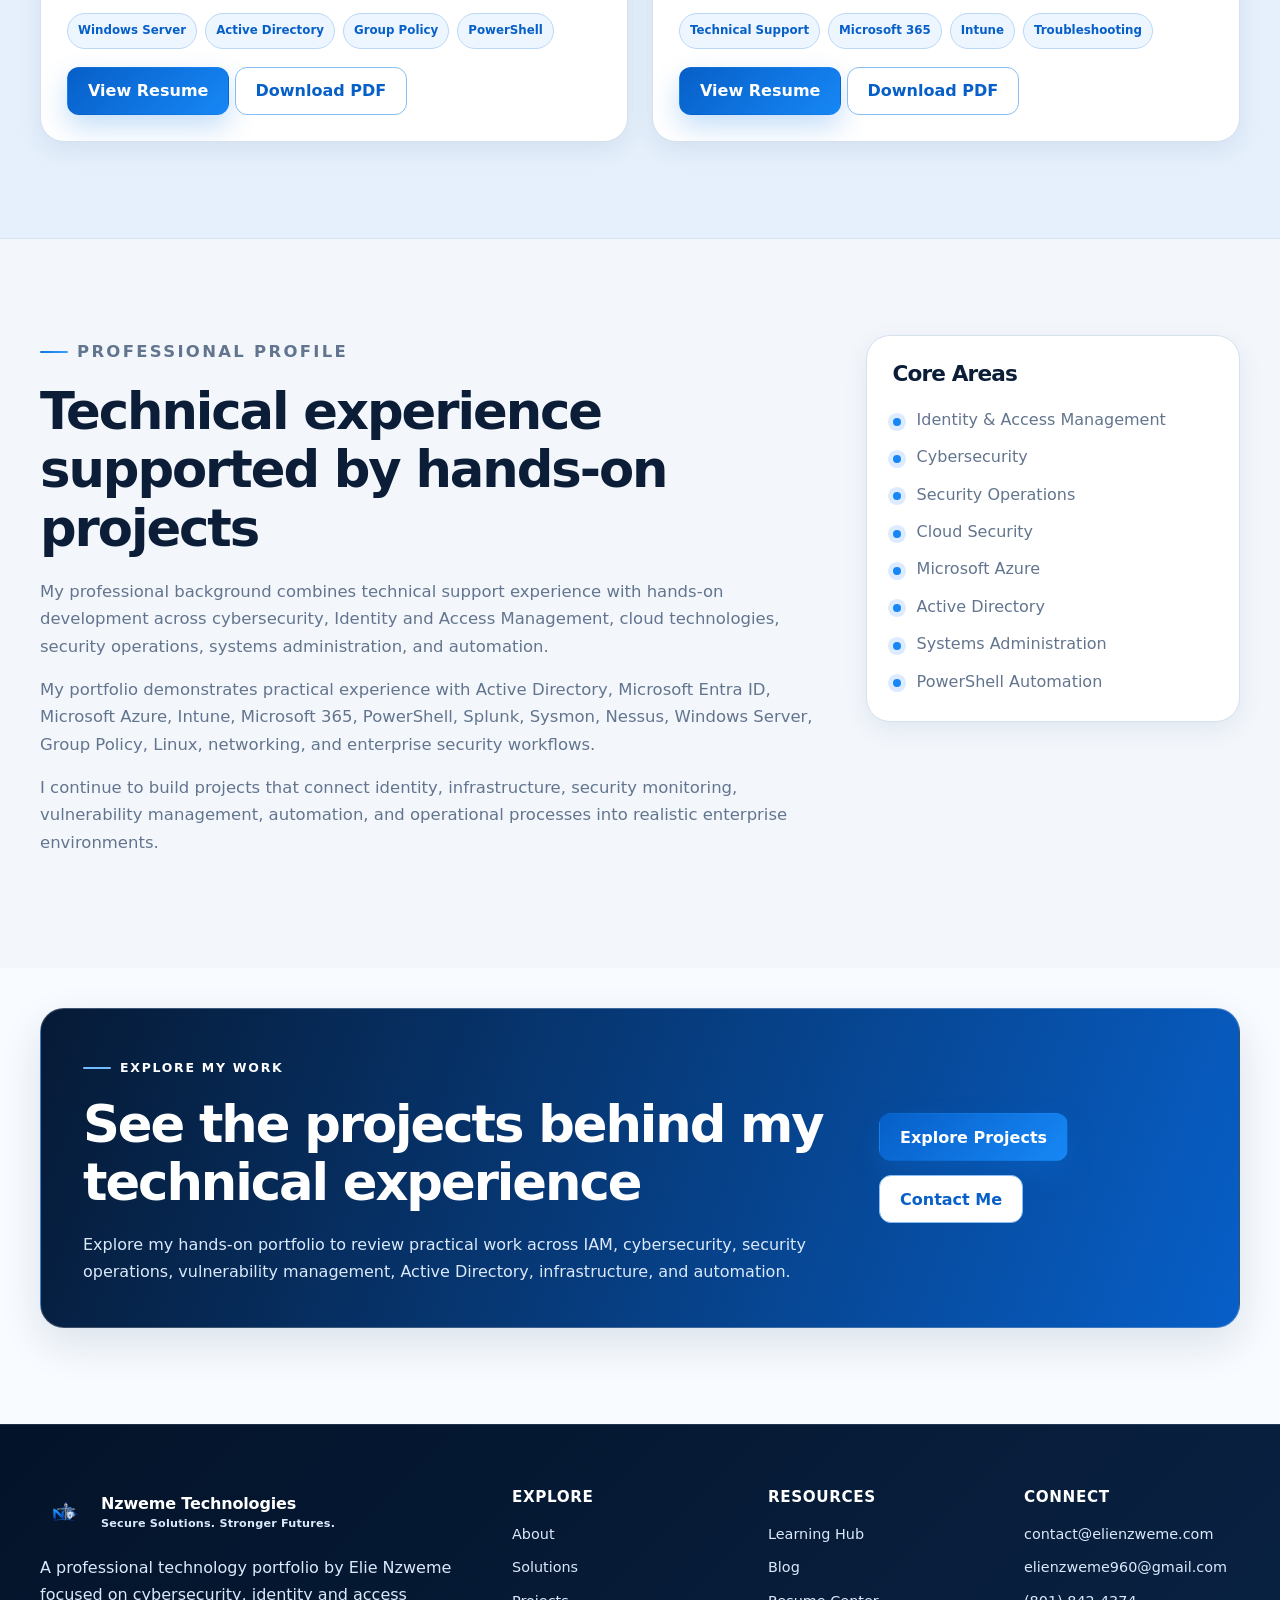
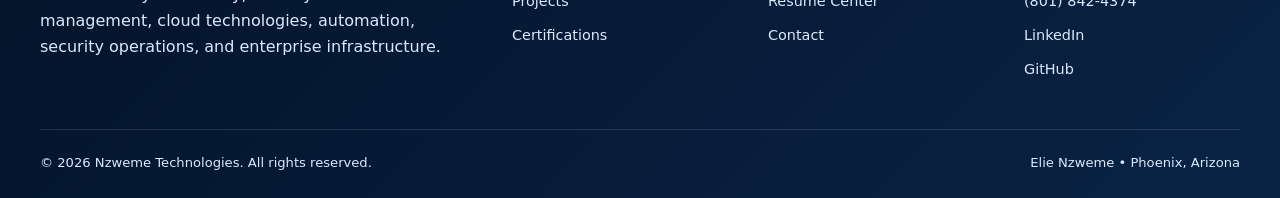
<file: resume.html>
<!DOCTYPE html>
<html lang="en">
<head>
    <meta charset="UTF-8">

    <meta
        name="viewport"
        content="width=device-width, initial-scale=1.0"
    >

    <meta
        name="description"
        content="Explore and download Elie Nzweme's targeted resumes for cloud security, identity and access management, information security, SOC analysis, systems administration, and technical support."
    >

    <meta
        name="keywords"
        content="Elie Nzweme resume, cybersecurity resume, IAM resume, cloud security resume, SOC analyst resume, information security analyst resume, systems administrator resume, technical support resume"
    >

    <meta name="author" content="Elie Nzweme">

    <meta property="og:type" content="website">

    <meta
        property="og:title"
        content="Resume Center | Elie Nzweme | Nzweme Technologies"
    >

    <meta
        property="og:description"
        content="Explore targeted resumes for cybersecurity, IAM, cloud security, security operations, systems administration, and technical support."
    >

    <meta
        property="og:url"
        content="https://elienzweme.com/resume.html"
    >

    <meta
        property="og:image"
        content="https://elienzweme.com/assets/images/logo.png"
    >

    <meta name="twitter:card" content="summary">

    <title>
        Resume Center | Elie Nzweme | Nzweme Technologies
    </title>

    <link
        rel="canonical"
        href="https://elienzweme.com/resume.html"
    >

    <link
        rel="stylesheet"
        href="assets/css/style.css"
    >
</head>

<body>

    <a class="skip-link" href="#main-content">
        Skip to main content
    </a>


    <!-- =====================================================
         HEADER
         ===================================================== -->

    <header class="site-header">

        <div class="container header-container">

            <a
                class="site-logo"
                href="index.html"
                aria-label="Nzweme Technologies home page"
            >

                <img
                    class="site-logo-image"
                    src="assets/images/logo.png"
                    alt="Nzweme Technologies logo"
                >

                <span class="logo-text">

                    <strong>
                        Nzweme Technologies
                    </strong>

                    <small>
                        Secure Solutions. Stronger Futures.
                    </small>

                </span>

            </a>


            <button
                class="mobile-menu-button"
                type="button"
                aria-label="Open navigation menu"
                aria-controls="primary-navigation"
                aria-expanded="false"
            >
                <span></span>
                <span></span>
                <span></span>
            </button>


            <nav
                id="primary-navigation"
                class="primary-navigation"
                aria-label="Primary navigation"
            >

                <a href="index.html">
                    Home
                </a>

                <a href="about.html">
                    About
                </a>

                <a href="solutions.html">
                    Solutions
                </a>

                <a href="projects.html">
                    Projects
                </a>

                <a href="certifications.html">
                    Certifications
                </a>

                <a href="learning.html">
                    Learning Hub
                </a>

                <a href="blog.html">
                    Blog
                </a>

                <a
                    class="active"
                    href="resume.html"
                    aria-current="page"
                >
                    Resume
                </a>

                <a href="contact.html">
                    Contact
                </a>

            </nav>

        </div>

    </header>


    <!-- =====================================================
         MAIN CONTENT
         ===================================================== -->

    <main id="main-content">


        <!-- =================================================
             HERO
             ================================================= -->

        <section class="page-hero">

            <div class="container page-hero-grid">

                <div class="page-hero-content reveal">

                    <p class="eyebrow">
                        Professional Resume Center
                    </p>

                    <h1>
                        Targeted resumes for technology and cybersecurity roles
                    </h1>

                    <p class="page-hero-description">
                        Explore my role-specific resumes highlighting relevant
                        professional experience, certifications, technical
                        skills, and hands-on projects across cybersecurity,
                        Identity and Access Management, cloud security,
                        security operations, systems administration,
                        and technical support.
                    </p>


                    <div class="page-hero-actions">

                        <a
                            class="button button-primary"
                            href="#resumes"
                        >
                            View Resumes
                        </a>

                        <a
                            class="button button-secondary"
                            href="contact.html"
                        >
                            Contact Me
                        </a>

                    </div>

                </div>


                <aside
                    class="project-summary-panel reveal"
                    aria-label="Resume focus areas"
                >

                    <div class="summary-panel-header">

                        <span>
                            Career Focus
                        </span>

                        <span class="status-indicator">
                            Open to Opportunities
                        </span>

                    </div>


                    <div class="summary-stat-grid">

                        <article class="summary-stat">

                            <strong>
                                IAM
                            </strong>

                            <span>
                                Identity &amp; Access Management
                            </span>

                        </article>


                        <article class="summary-stat">

                            <strong>
                                SEC
                            </strong>

                            <span>
                                Cybersecurity &amp; Information Security
                            </span>

                        </article>


                        <article class="summary-stat">

                            <strong>
                                SOC
                            </strong>

                            <span>
                                Security Operations &amp; Threat Detection
                            </span>

                        </article>


                        <article class="summary-stat">

                            <strong>
                                CLD
                            </strong>

                            <span>
                                Cloud Security &amp; Azure
                            </span>

                        </article>

                    </div>


                    <div class="summary-focus-list">

                        <p>
                            Additional focus areas
                        </p>

                        <ul>

                            <li>
                                Systems Administration
                            </li>

                            <li>
                                Technical Support
                            </li>

                            <li>
                                Active Directory
                            </li>

                            <li>
                                PowerShell Automation
                            </li>

                            <li>
                                Vulnerability Management
                            </li>

                        </ul>

                    </div>

                </aside>

            </div>

        </section>


        <!-- =================================================
             RESUME INTRODUCTION
             ================================================= -->

        <section class="section">

            <div class="container">

                <div class="section-heading centered reveal">

                    <p class="eyebrow">
                        Resume Portfolio
                    </p>

                    <h2>
                        Select the resume that matches the role
                    </h2>

                    <p>
                        Each resume is tailored toward a specific technology
                        career path while highlighting the experience,
                        certifications, projects, and technical skills most
                        relevant to that type of position.
                    </p>

                </div>


                <div class="feature-grid">


                    <article class="feature-card reveal">

                        <span
                            class="resume-icon"
                            aria-hidden="true"
                        >
                            IAM
                        </span>

                        <h3>
                            Identity &amp; Access
                        </h3>

                        <p>
                            Identity lifecycle management, RBAC,
                            Microsoft Entra ID, Active Directory,
                            access governance, PowerShell automation,
                            and security controls.
                        </p>

                    </article>


                    <article class="feature-card reveal">

                        <span
                            class="resume-icon"
                            aria-hidden="true"
                        >
                            SEC
                        </span>

                        <h3>
                            Cybersecurity
                        </h3>

                        <p>
                            Security operations, vulnerability management,
                            threat detection, Splunk, Microsoft security,
                            Sysmon, incident analysis, and risk reduction.
                        </p>

                    </article>


                    <article class="feature-card reveal">

                        <span
                            class="resume-icon"
                            aria-hidden="true"
                        >
                            IT
                        </span>

                        <h3>
                            Enterprise IT
                        </h3>

                        <p>
                            Systems administration, endpoint support,
                            Microsoft 365, Active Directory, Intune,
                            Entra ID, networking, troubleshooting,
                            and user support.
                        </p>

                    </article>


                </div>

            </div>

        </section>


        <!-- =================================================
             RESUMES
             ================================================= -->

        <section
            id="resumes"
            class="section projects-section"
        >

            <div class="container">

                <div class="section-heading centered reveal">

                    <p class="eyebrow">
                        Professional Resumes
                    </p>

                    <h2>
                        Resume Center
                    </h2>

                    <p>
                        View a resume directly in your browser or download
                        the PDF version for the role that best matches
                        your hiring needs.
                    </p>

                </div>


                <div class="resume-grid">


                    <!-- =====================================
                         CLOUD SECURITY RESUME
                         ===================================== -->

                    <article class="resume-card reveal">

                        <div class="resume-card-top">

                            <span
                                class="resume-icon"
                                aria-hidden="true"
                            >
                                CLD
                            </span>

                            <span class="resume-category">
                                Cloud Security
                            </span>

                        </div>


                        <h3>
                            Cloud Security Resume
                        </h3>

                        <p>
                            Focused on Microsoft Azure, AWS,
                            cloud identity, Microsoft Entra ID,
                            Conditional Access, authentication,
                            cloud administration, and security.
                        </p>


                        <div class="resume-tags">

                            <span>
                                Azure
                            </span>

                            <span>
                                AWS
                            </span>

                            <span>
                                Entra ID
                            </span>

                            <span>
                                Cloud Security
                            </span>

                        </div>


                        <div class="resume-card-actions">

                            <a
                                class="button button-primary"
                                href="assets/resumes/Elie_Nzweme_Cloud_Security_Resume.pdf"
                                target="_blank"
                                rel="noopener noreferrer"
                            >
                                View Resume
                            </a>

                            <a
                                class="button button-secondary"
                                href="assets/resumes/Elie_Nzweme_Cloud_Security_Resume.pdf"
                                download
                            >
                                Download PDF
                            </a>

                        </div>

                    </article>


                    <!-- =====================================
                         IAM RESUME
                         ===================================== -->

                    <article class="resume-card reveal">

                        <div class="resume-card-top">

                            <span
                                class="resume-icon"
                                aria-hidden="true"
                            >
                                IAM
                            </span>

                            <span class="resume-category">
                                Identity &amp; Access Management
                            </span>

                        </div>


                        <h3>
                            IAM / Identity &amp; Access Management Resume
                        </h3>

                        <p>
                            Focused on identity lifecycle management,
                            Active Directory, Microsoft Entra ID,
                            RBAC, least privilege, access governance,
                            authentication, and PowerShell automation.
                        </p>


                        <div class="resume-tags">

                            <span>
                                IAM
                            </span>

                            <span>
                                Entra ID
                            </span>

                            <span>
                                Active Directory
                            </span>

                            <span>
                                RBAC
                            </span>

                        </div>


                        <div class="resume-card-actions">

                            <a
                                class="button button-primary"
                                href="assets/resumes/Elie_Nzweme_IAM_Identity_Access_Management_Resume.pdf"
                                target="_blank"
                                rel="noopener noreferrer"
                            >
                                View Resume
                            </a>

                            <a
                                class="button button-secondary"
                                href="assets/resumes/Elie_Nzweme_IAM_Identity_Access_Management_Resume.pdf"
                                download
                            >
                                Download PDF
                            </a>

                        </div>

                    </article>


                    <!-- =====================================
                         INFORMATION SECURITY ANALYST
                         ===================================== -->

                    <article class="resume-card reveal">

                        <div class="resume-card-top">

                            <span
                                class="resume-icon"
                                aria-hidden="true"
                            >
                                SEC
                            </span>

                            <span class="resume-category">
                                Information Security
                            </span>

                        </div>


                        <h3>
                            Information Security Analyst Resume
                        </h3>

                        <p>
                            Focused on cybersecurity operations,
                            vulnerability management, security monitoring,
                            access controls, Microsoft security,
                            risk analysis, and enterprise security.
                        </p>


                        <div class="resume-tags">

                            <span>
                                Cybersecurity
                            </span>

                            <span>
                                Vulnerability Management
                            </span>

                            <span>
                                Splunk
                            </span>

                            <span>
                                Microsoft Security
                            </span>

                        </div>


                        <div class="resume-card-actions">

                            <a
                                class="button button-primary"
                                href="assets/resumes/Elie_Nzweme_Information_Security_Analyst_Resume.pdf"
                                target="_blank"
                                rel="noopener noreferrer"
                            >
                                View Resume
                            </a>

                            <a
                                class="button button-secondary"
                                href="assets/resumes/Elie_Nzweme_Information_Security_Analyst_Resume.pdf"
                                download
                            >
                                Download PDF
                            </a>

                        </div>

                    </article>


                    <!-- =====================================
                         SOC ANALYST
                         ===================================== -->

                    <article class="resume-card reveal">

                        <div class="resume-card-top">

                            <span
                                class="resume-icon"
                                aria-hidden="true"
                            >
                                SOC
                            </span>

                            <span class="resume-category">
                                Security Operations
                            </span>

                        </div>


                        <h3>
                            SOC Analyst Resume
                        </h3>

                        <p>
                            Focused on SIEM monitoring, Splunk,
                            Sysmon telemetry, Windows security events,
                            threat detection, MITRE ATT&amp;CK,
                            incident investigation, and security analysis.
                        </p>


                        <div class="resume-tags">

                            <span>
                                Splunk
                            </span>

                            <span>
                                Sysmon
                            </span>

                            <span>
                                MITRE ATT&amp;CK
                            </span>

                            <span>
                                Threat Detection
                            </span>

                        </div>


                        <div class="resume-card-actions">

                            <a
                                class="button button-primary"
                                href="assets/resumes/Elie_Nzweme_SOC_Analyst_Resume.pdf"
                                target="_blank"
                                rel="noopener noreferrer"
                            >
                                View Resume
                            </a>

                            <a
                                class="button button-secondary"
                                href="assets/resumes/Elie_Nzweme_SOC_Analyst_Resume.pdf"
                                download
                            >
                                Download PDF
                            </a>

                        </div>

                    </article>


                    <!-- =====================================
                         SYSTEMS ADMINISTRATOR
                         ===================================== -->

                    <article class="resume-card reveal">

                        <div class="resume-card-top">

                            <span
                                class="resume-icon"
                                aria-hidden="true"
                            >
                                SYS
                            </span>

                            <span class="resume-category">
                                Systems Administration
                            </span>

                        </div>


                        <h3>
                            Systems Administrator Resume
                        </h3>

                        <p>
                            Focused on Windows Server, Active Directory,
                            Group Policy, Microsoft Azure,
                            Microsoft 365, networking, endpoint management,
                            file services, and PowerShell.
                        </p>


                        <div class="resume-tags">

                            <span>
                                Windows Server
                            </span>

                            <span>
                                Active Directory
                            </span>

                            <span>
                                Group Policy
                            </span>

                            <span>
                                PowerShell
                            </span>

                        </div>


                        <div class="resume-card-actions">

                            <a
                                class="button button-primary"
                                href="assets/resumes/Elie_Nzweme_Systems_Administrator_Resume.pdf"
                                target="_blank"
                                rel="noopener noreferrer"
                            >
                                View Resume
                            </a>

                            <a
                                class="button button-secondary"
                                href="assets/resumes/Elie_Nzweme_Systems_Administrator_Resume.pdf"
                                download
                            >
                                Download PDF
                            </a>

                        </div>

                    </article>


                    <!-- =====================================
                         TECHNICAL SUPPORT
                         ===================================== -->

                    <article class="resume-card reveal">

                        <div class="resume-card-top">

                            <span
                                class="resume-icon"
                                aria-hidden="true"
                            >
                                IT
                            </span>

                            <span class="resume-category">
                                Technical Support
                            </span>

                        </div>


                        <h3>
                            Technical Support Resume
                        </h3>

                        <p>
                            Focused on enterprise technical support,
                            endpoint troubleshooting, Microsoft 365,
                            Intune, Entra ID, VPN connectivity,
                            Windows systems, hardware, software,
                            and user support.
                        </p>


                        <div class="resume-tags">

                            <span>
                                Technical Support
                            </span>

                            <span>
                                Microsoft 365
                            </span>

                            <span>
                                Intune
                            </span>

                            <span>
                                Troubleshooting
                            </span>

                        </div>


                        <div class="resume-card-actions">

                            <a
                                class="button button-primary"
                                href="assets/resumes/Elie_Nzweme_Technical_Support_Resume.pdf"
                                target="_blank"
                                rel="noopener noreferrer"
                            >
                                View Resume
                            </a>

                            <a
                                class="button button-secondary"
                                href="assets/resumes/Elie_Nzweme_Technical_Support_Resume.pdf"
                                download
                            >
                                Download PDF
                            </a>

                        </div>

                    </article>


                </div>

            </div>

        </section>


        <!-- =================================================
             PROFESSIONAL PROFILE
             ================================================= -->

        <section class="section">

            <div class="container about-grid">


                <div class="about-content reveal">

                    <p class="eyebrow">
                        Professional Profile
                    </p>

                    <h2>
                        Technical experience supported by hands-on projects
                    </h2>

                    <p>
                        My professional background combines technical support
                        experience with hands-on development across
                        cybersecurity, Identity and Access Management,
                        cloud technologies, security operations,
                        systems administration, and automation.
                    </p>

                    <p>
                        My portfolio demonstrates practical experience with
                        Active Directory, Microsoft Entra ID, Microsoft Azure,
                        Intune, Microsoft 365, PowerShell, Splunk, Sysmon,
                        Nessus, Windows Server, Group Policy, Linux,
                        networking, and enterprise security workflows.
                    </p>

                    <p>
                        I continue to build projects that connect identity,
                        infrastructure, security monitoring, vulnerability
                        management, automation, and operational processes
                        into realistic enterprise environments.
                    </p>

                </div>


                <aside class="about-panel reveal">

                    <h2>
                        Core Areas
                    </h2>

                    <ul>

                        <li>
                            Identity &amp; Access Management
                        </li>

                        <li>
                            Cybersecurity
                        </li>

                        <li>
                            Security Operations
                        </li>

                        <li>
                            Cloud Security
                        </li>

                        <li>
                            Microsoft Azure
                        </li>

                        <li>
                            Active Directory
                        </li>

                        <li>
                            Systems Administration
                        </li>

                        <li>
                            PowerShell Automation
                        </li>

                    </ul>

                </aside>


            </div>

        </section>


        <!-- =================================================
             CTA
             ================================================= -->

        <section class="section project-cta-section">

            <div class="container">

                <div class="project-cta reveal">

                    <div>

                        <p class="eyebrow">
                            Explore My Work
                        </p>

                        <h2>
                            See the projects behind my technical experience
                        </h2>

                        <p>
                            Explore my hands-on portfolio to review practical
                            work across IAM, cybersecurity, security operations,
                            vulnerability management, Active Directory,
                            infrastructure, and automation.
                        </p>

                    </div>


                    <div class="project-cta-actions">

                        <a
                            class="button button-primary"
                            href="projects.html"
                        >
                            Explore Projects
                        </a>

                        <a
                            class="button button-secondary"
                            href="contact.html"
                        >
                            Contact Me
                        </a>

                    </div>

                </div>

            </div>

        </section>


    </main>


    <!-- =====================================================
         FOOTER
         ===================================================== -->

    <footer class="site-footer">

        <div class="container footer-grid">


            <div class="footer-brand">

                <a
                    class="site-logo footer-logo"
                    href="index.html"
                    aria-label="Nzweme Technologies home page"
                >

                    <img
                        class="site-logo-image"
                        src="assets/images/logo.png"
                        alt="Nzweme Technologies logo"
                    >

                    <span class="logo-text">

                        <strong>
                            Nzweme Technologies
                        </strong>

                        <small>
                            Secure Solutions. Stronger Futures.
                        </small>

                    </span>

                </a>


                <p>
                    A professional technology portfolio by Elie Nzweme
                    focused on cybersecurity, identity and access management,
                    cloud technologies, automation, security operations,
                    and enterprise infrastructure.
                </p>

            </div>


            <div class="footer-links">

                <h2>
                    Explore
                </h2>

                <a href="about.html">
                    About
                </a>

                <a href="solutions.html">
                    Solutions
                </a>

                <a href="projects.html">
                    Projects
                </a>

                <a href="certifications.html">
                    Certifications
                </a>

            </div>


            <div class="footer-links">

                <h2>
                    Resources
                </h2>

                <a href="learning.html">
                    Learning Hub
                </a>

                <a href="blog.html">
                    Blog
                </a>

                <a href="resume.html">
                    Resume Center
                </a>

                <a href="contact.html">
                    Contact
                </a>

            </div>


            <div class="footer-links">

                <h2>
                    Connect
                </h2>

                <a href="mailto:contact@elienzweme.com">
                    contact@elienzweme.com
                </a>

                <a href="mailto:elienzweme960@gmail.com">
                    elienzweme960@gmail.com
                </a>

                <a href="tel:+18018424374">
                    (801) 842-4374
                </a>

                <a
                    href="https://www.linkedin.com/in/elie-nzweme-34a577239/"
                    target="_blank"
                    rel="noopener noreferrer"
                >
                    LinkedIn
                </a>

                <a
                    href="https://github.com/elienzweme"
                    target="_blank"
                    rel="noopener noreferrer"
                >
                    GitHub
                </a>

            </div>


        </div>


        <div class="container footer-bottom">

            <p>
                &copy;
                <span id="current-year"></span>
                Nzweme Technologies. All rights reserved.
            </p>

            <p>
                Elie Nzweme &bull; Phoenix, Arizona
            </p>

        </div>

    </footer>


    <!-- =====================================================
         JAVASCRIPT
         ===================================================== -->

    <script src="assets/js/script.js"></script>

</body>
</html>
</file>
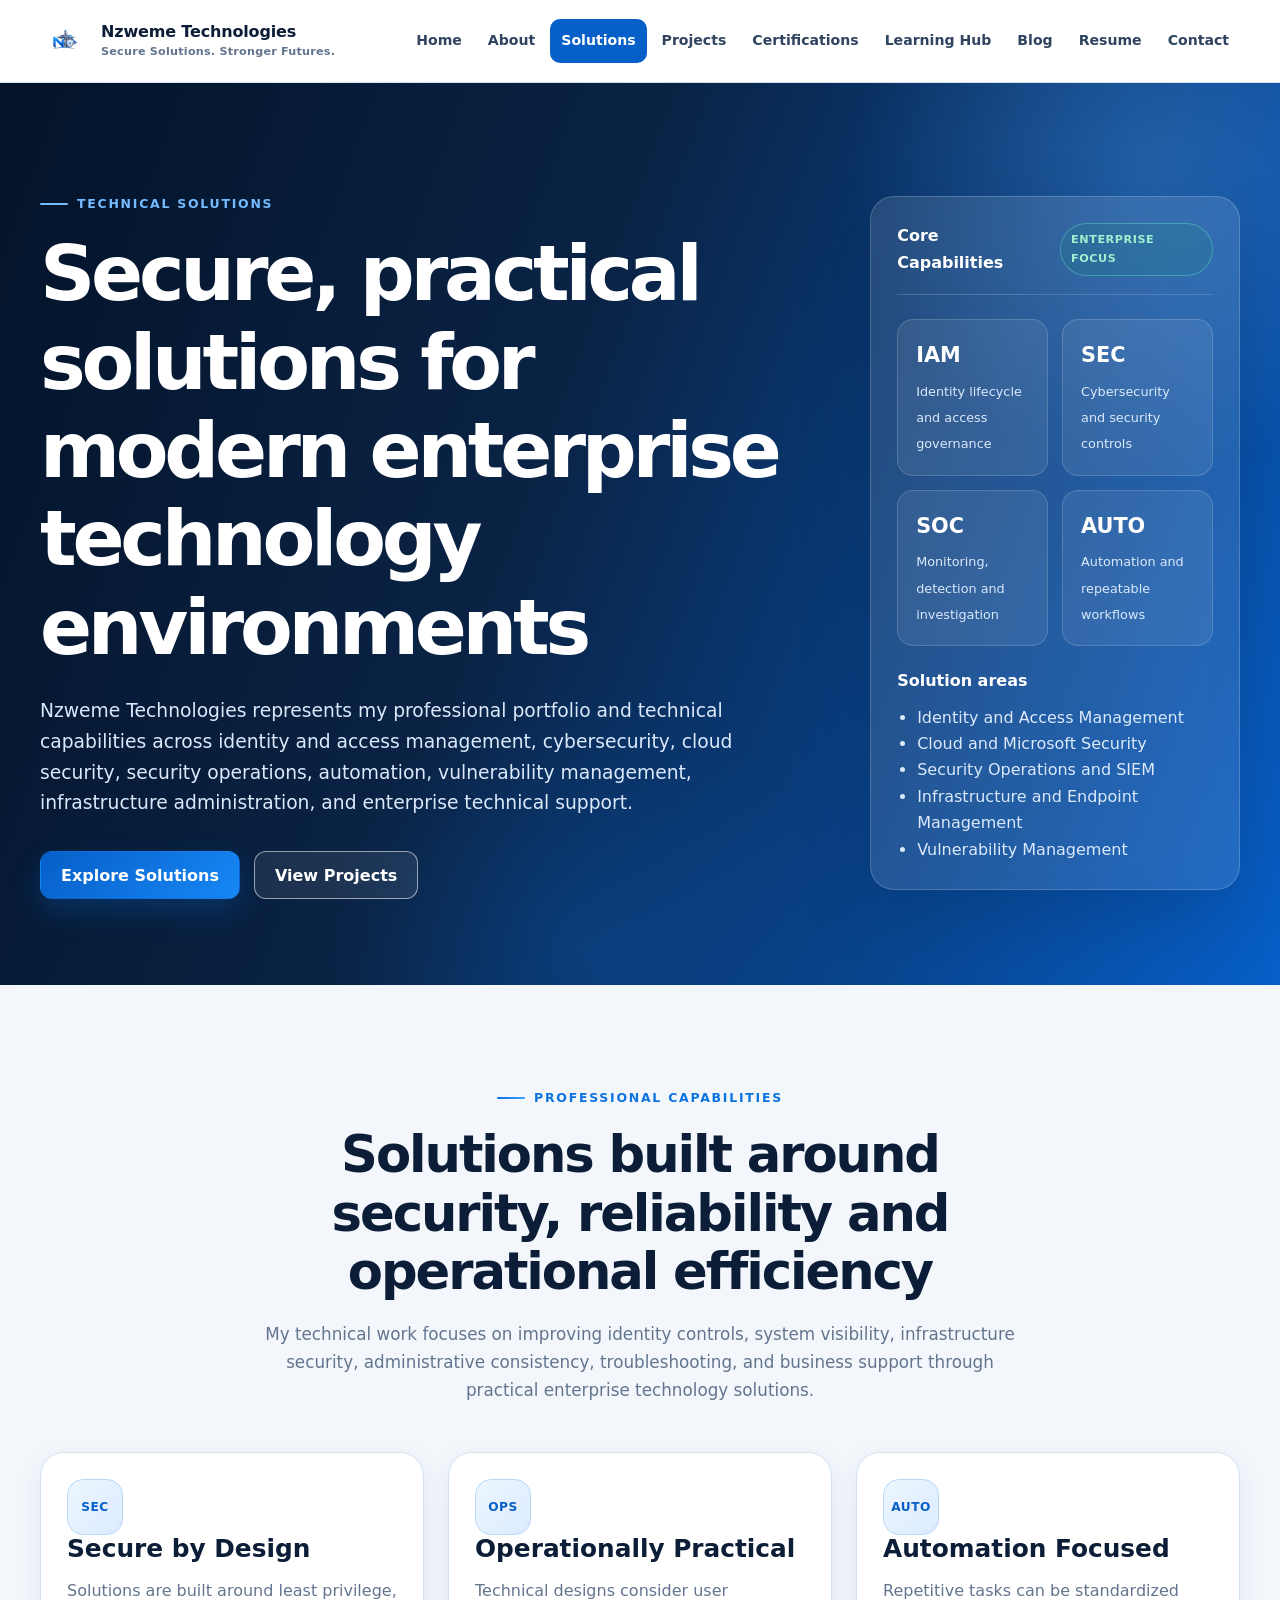
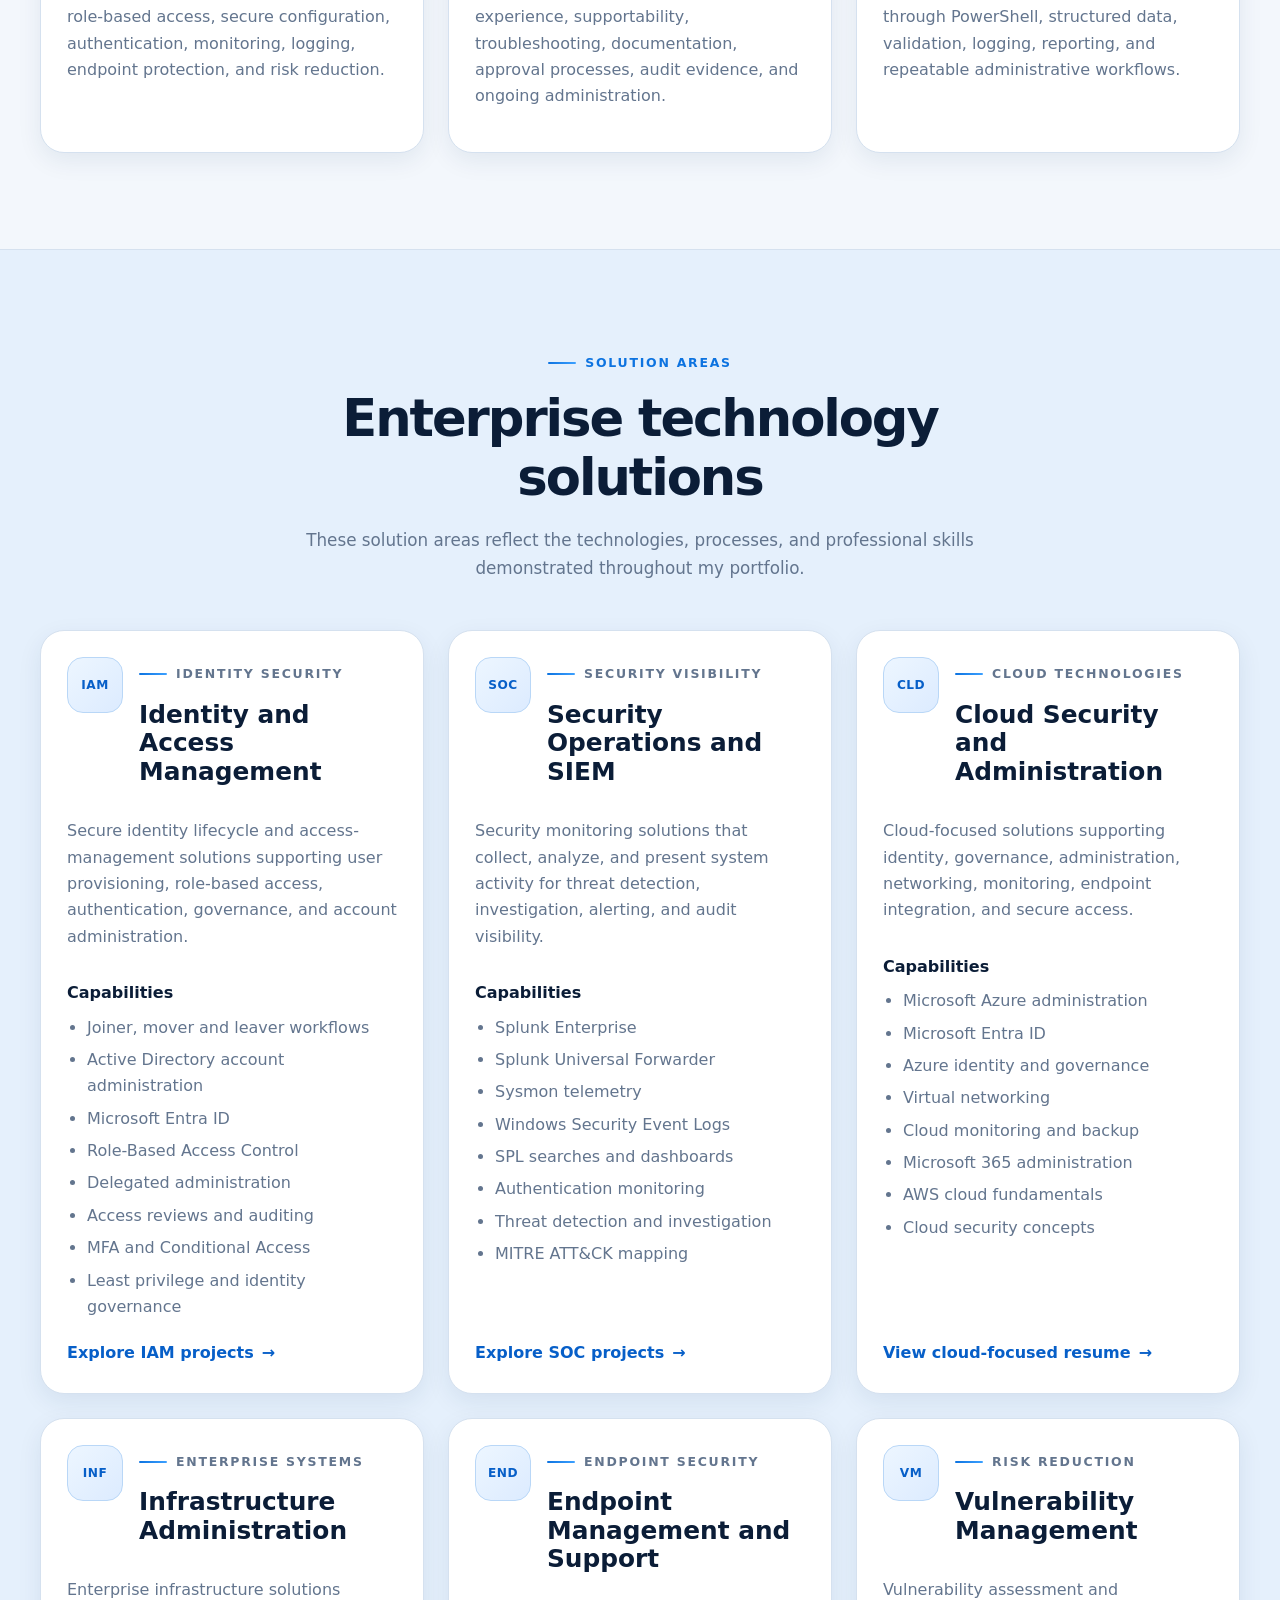
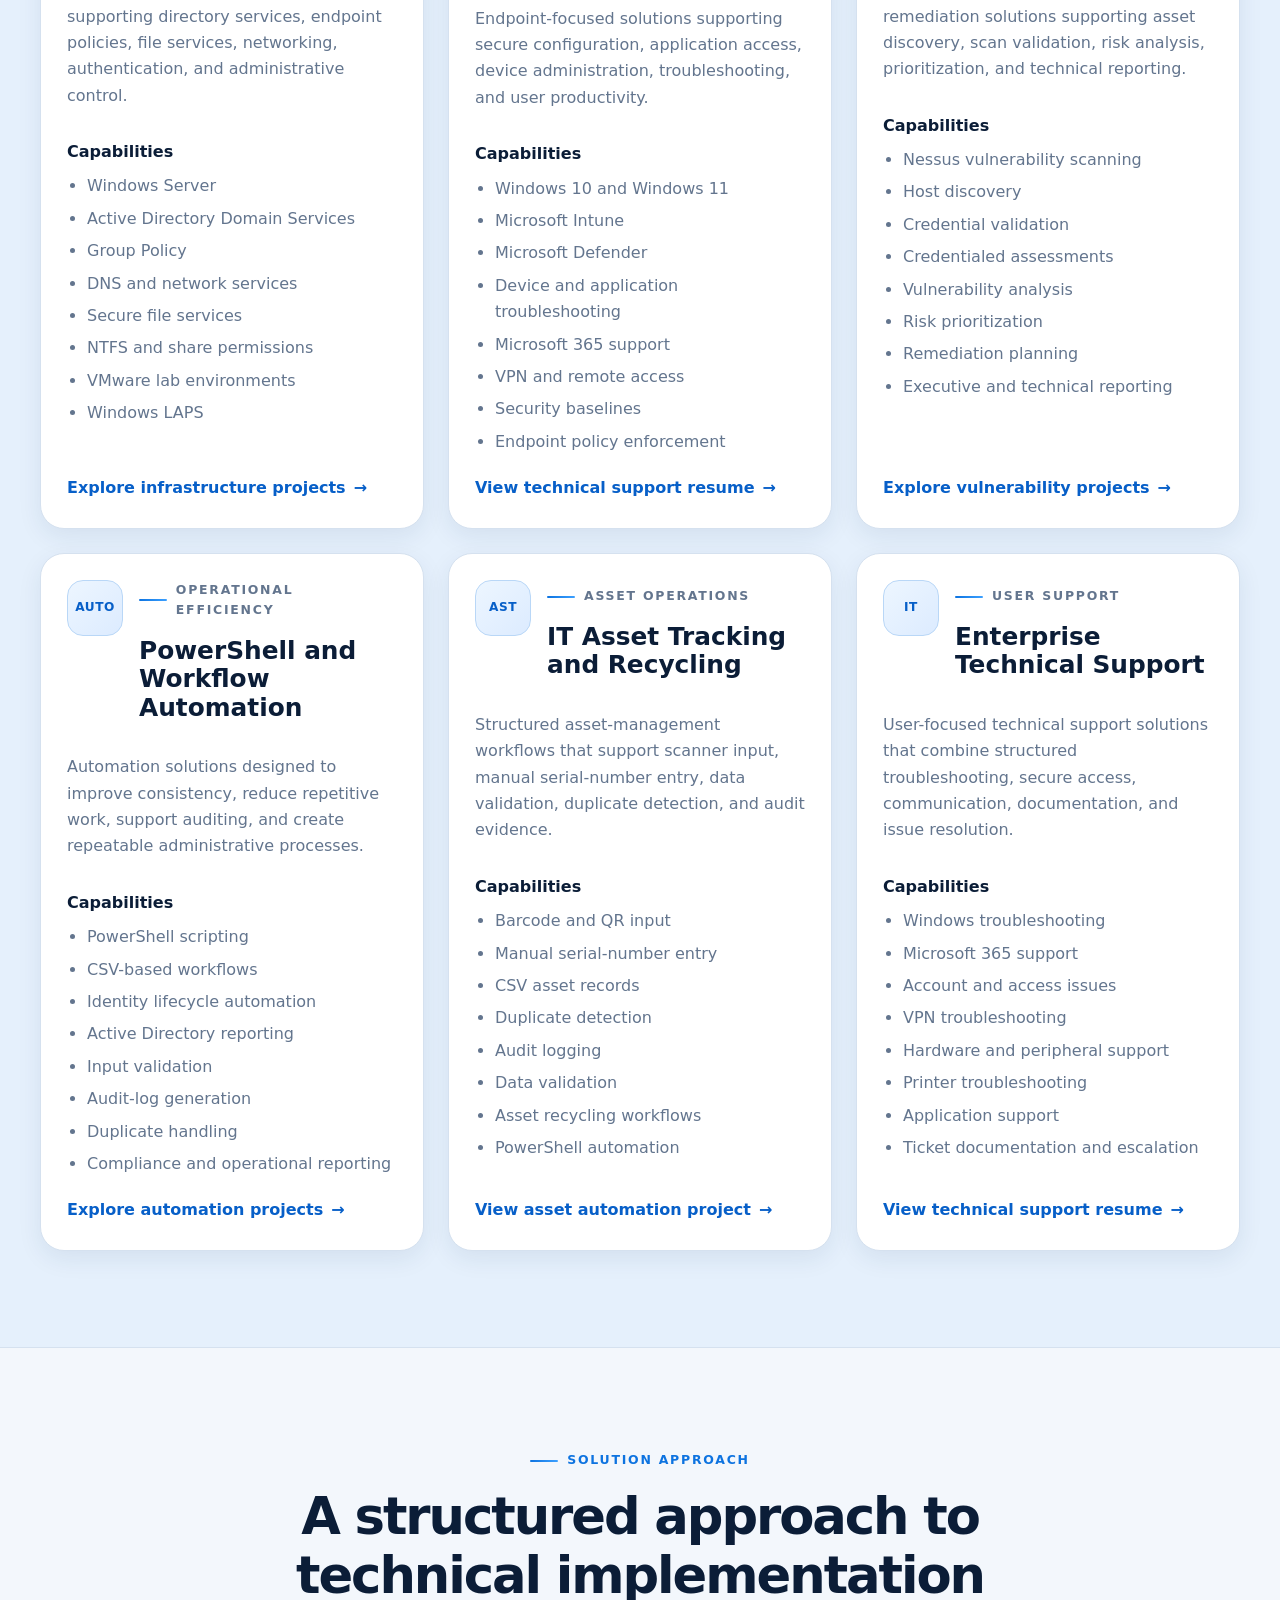
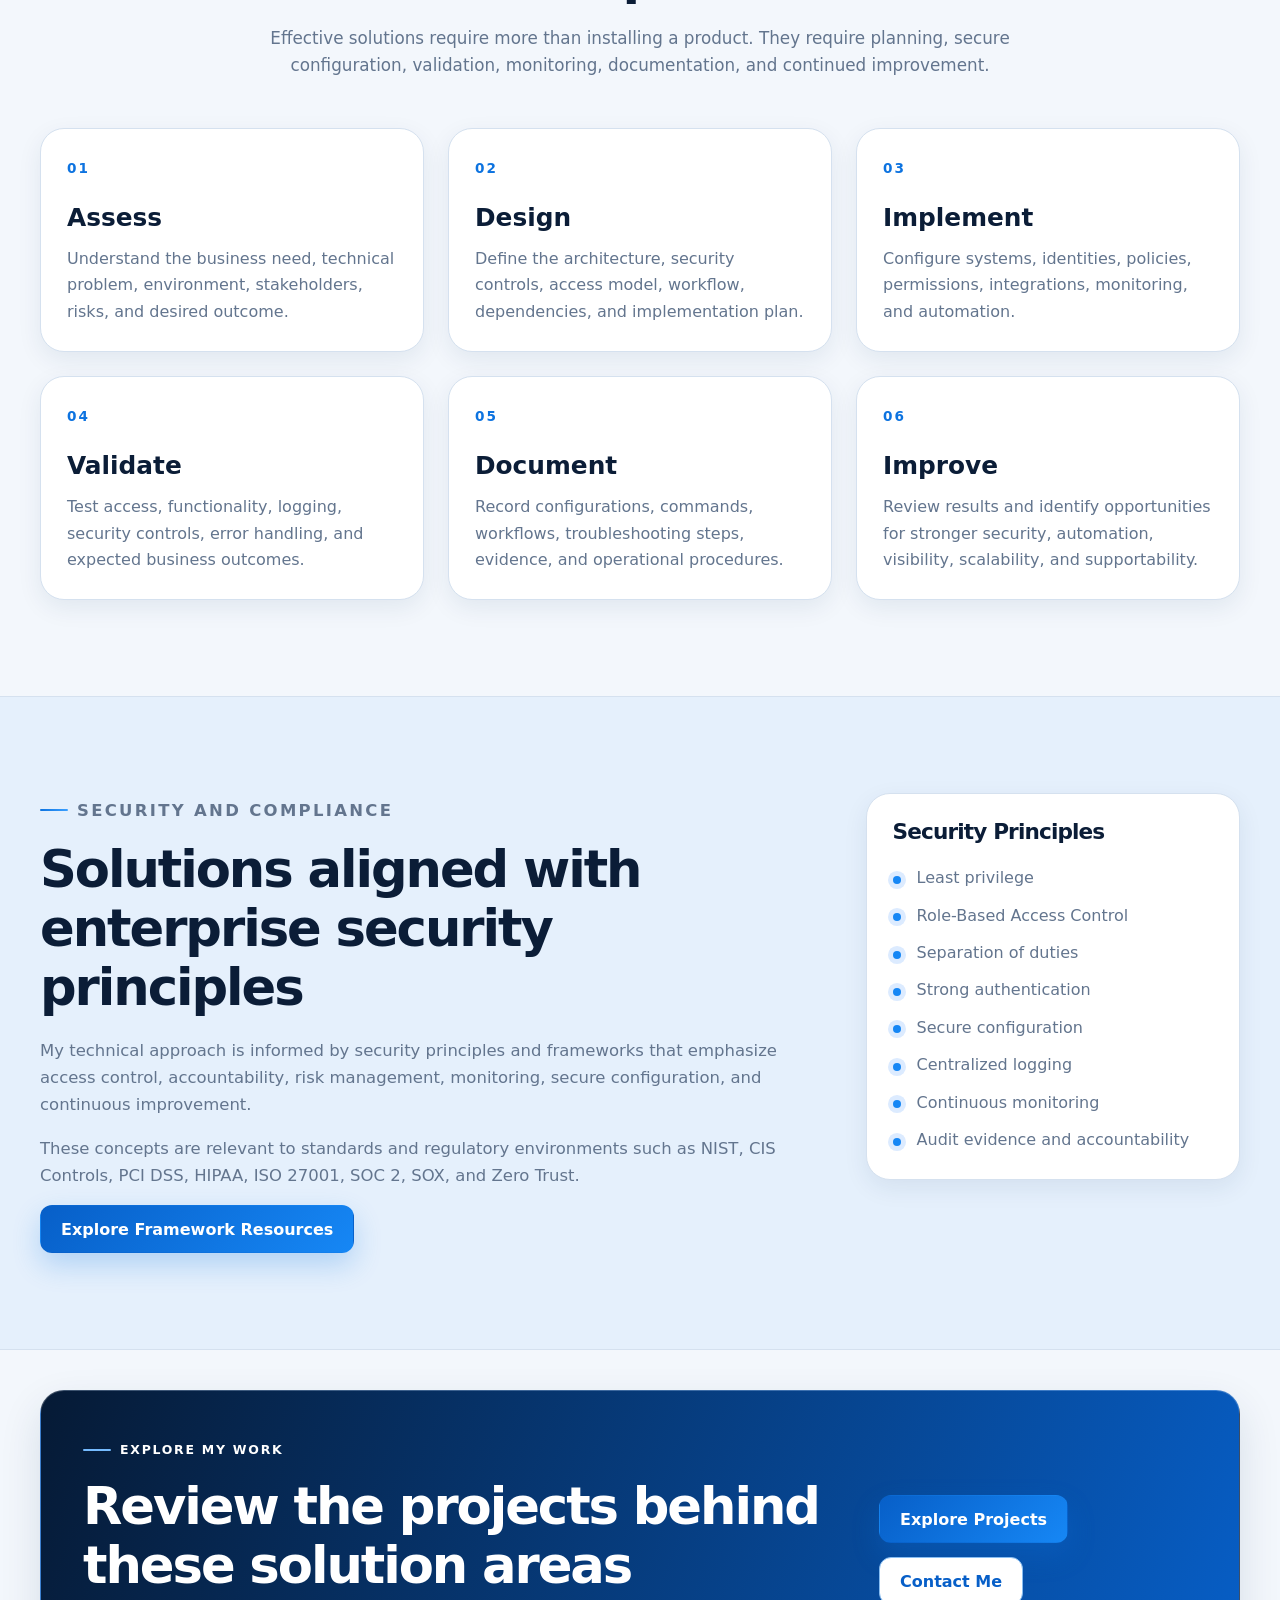
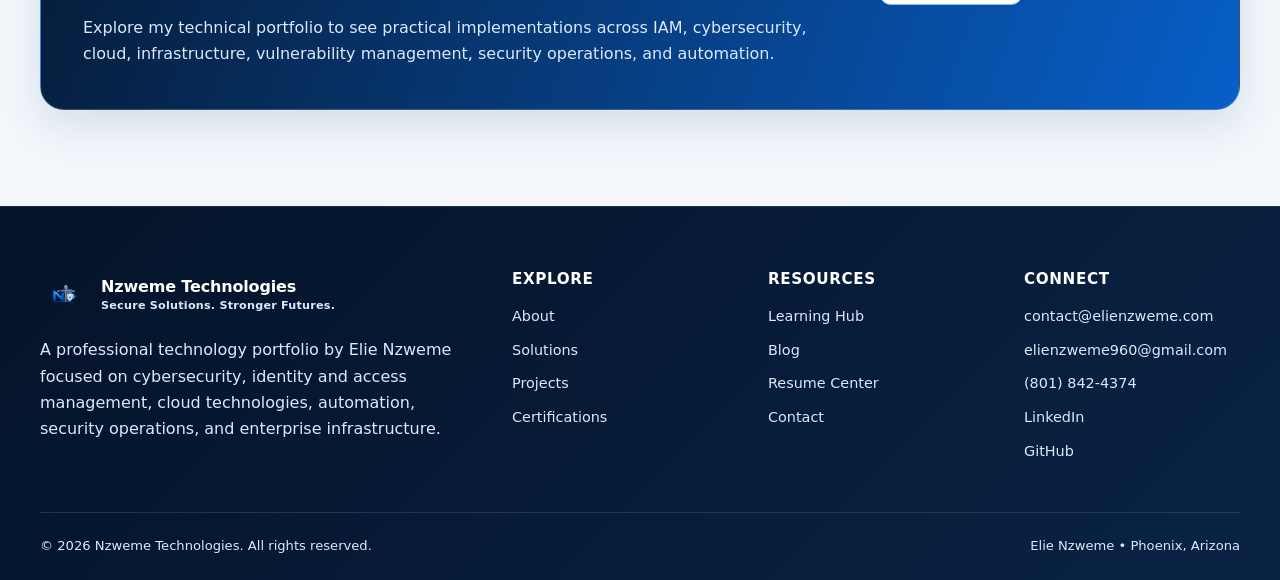
<file: solutions.html>
<!DOCTYPE html>
<html lang="en">
<head>
    <meta charset="UTF-8">

    <meta
        name="viewport"
        content="width=device-width, initial-scale=1.0"
    >

    <meta
        name="description"
        content="Explore Nzweme Technologies solutions and technical capabilities across identity and access management, cybersecurity, cloud security, security operations, automation, enterprise infrastructure, vulnerability management, and technical support."
    >

    <meta
        name="keywords"
        content="Nzweme Technologies solutions, Elie Nzweme, identity and access management, IAM, cybersecurity, cloud security, Splunk, PowerShell automation, Active Directory, vulnerability management, enterprise IT"
    >

    <meta name="author" content="Elie Nzweme">

    <meta property="og:type" content="website">

    <meta
        property="og:title"
        content="Solutions | Elie Nzweme | Nzweme Technologies"
    >

    <meta
        property="og:description"
        content="Explore technical solutions and professional capabilities across identity, cybersecurity, cloud, automation, infrastructure, vulnerability management, and enterprise support."
    >

    <meta
        property="og:url"
        content="https://elienzweme.com/solutions.html"
    >

    <meta
        property="og:image"
        content="https://elienzweme.com/assets/images/logo.png"
    >

    <meta name="twitter:card" content="summary">

    <title>
        Solutions | Elie Nzweme | Nzweme Technologies
    </title>

    <link
        rel="canonical"
        href="https://elienzweme.com/solutions.html"
    >

    <link
        rel="stylesheet"
        href="assets/css/style.css"
    >
</head>

<body>
    <a class="skip-link" href="#main-content">
        Skip to main content
    </a>

    <!-- =====================================================
         HEADER
         ===================================================== -->

    <header class="site-header">
        <div class="container header-container">
            <a
                class="site-logo"
                href="index.html"
                aria-label="Nzweme Technologies home page"
            >
                <img
                    class="site-logo-image"
                    src="assets/images/logo.png"
                    alt="Nzweme Technologies logo"
                >

                <span class="logo-text">
                    <strong>
                        Nzweme Technologies
                    </strong>

                    <small>
                        Secure Solutions. Stronger Futures.
                    </small>
                </span>
            </a>

            <button
                class="mobile-menu-button"
                type="button"
                aria-label="Open navigation menu"
                aria-controls="primary-navigation"
                aria-expanded="false"
            >
                <span></span>
                <span></span>
                <span></span>
            </button>

            <nav
                id="primary-navigation"
                class="primary-navigation"
                aria-label="Primary navigation"
            >
                <a href="index.html">
                    Home
                </a>

                <a href="about.html">
                    About
                </a>

                <a
                    class="active"
                    href="solutions.html"
                    aria-current="page"
                >
                    Solutions
                </a>

                <a href="projects.html">
                    Projects
                </a>

                <a href="certifications.html">
                    Certifications
                </a>

                <a href="learning.html">
                    Learning Hub
                </a>

                <a href="blog.html">
                    Blog
                </a>

                <a href="resume.html">
                    Resume
                </a>

                <a href="contact.html">
                    Contact
                </a>
            </nav>
        </div>
    </header>

    <!-- =====================================================
         MAIN CONTENT
         ===================================================== -->

    <main id="main-content">

        <!-- =================================================
             HERO
             ================================================= -->

        <section class="page-hero">
            <div class="container page-hero-grid">
                <div class="page-hero-content reveal">
                    <p class="eyebrow">
                        Technical Solutions
                    </p>

                    <h1>
                        Secure, practical solutions for modern enterprise
                        technology environments
                    </h1>

                    <p class="page-hero-description">
                        Nzweme Technologies represents my professional
                        portfolio and technical capabilities across identity
                        and access management, cybersecurity, cloud security,
                        security operations, automation, vulnerability
                        management, infrastructure administration, and
                        enterprise technical support.
                    </p>

                    <div class="page-hero-actions">
                        <a
                            class="button button-primary"
                            href="#solutions"
                        >
                            Explore Solutions
                        </a>

                        <a
                            class="button button-secondary"
                            href="projects.html"
                        >
                            View Projects
                        </a>
                    </div>
                </div>

                <aside
                    class="project-summary-panel reveal"
                    aria-label="Solutions summary"
                >
                    <div class="summary-panel-header">
                        <span>
                            Core Capabilities
                        </span>

                        <span class="status-indicator">
                            Enterprise Focus
                        </span>
                    </div>

                    <div class="summary-stat-grid">
                        <article class="summary-stat">
                            <strong>
                                IAM
                            </strong>

                            <span>
                                Identity lifecycle and access governance
                            </span>
                        </article>

                        <article class="summary-stat">
                            <strong>
                                SEC
                            </strong>

                            <span>
                                Cybersecurity and security controls
                            </span>
                        </article>

                        <article class="summary-stat">
                            <strong>
                                SOC
                            </strong>

                            <span>
                                Monitoring, detection and investigation
                            </span>
                        </article>

                        <article class="summary-stat">
                            <strong>
                                AUTO
                            </strong>

                            <span>
                                Automation and repeatable workflows
                            </span>
                        </article>
                    </div>

                    <div class="summary-focus-list">
                        <p>
                            Solution areas
                        </p>

                        <ul>
                            <li>
                                Identity and Access Management
                            </li>

                            <li>
                                Cloud and Microsoft Security
                            </li>

                            <li>
                                Security Operations and SIEM
                            </li>

                            <li>
                                Infrastructure and Endpoint Management
                            </li>

                            <li>
                                Vulnerability Management
                            </li>
                        </ul>
                    </div>
                </aside>
            </div>
        </section>

        <!-- =================================================
             INTRODUCTION
             ================================================= -->

        <section class="section">
            <div class="container">
                <div class="section-heading centered reveal">
                    <p class="eyebrow">
                        Professional Capabilities
                    </p>

                    <h2>
                        Solutions built around security, reliability and
                        operational efficiency
                    </h2>

                    <p>
                        My technical work focuses on improving identity
                        controls, system visibility, infrastructure security,
                        administrative consistency, troubleshooting, and
                        business support through practical enterprise
                        technology solutions.
                    </p>
                </div>

                <div class="feature-grid">
                    <article class="feature-card reveal">
                        <span class="resume-icon" aria-hidden="true">
                            SEC
                        </span>

                        <h3>
                            Secure by Design
                        </h3>

                        <p>
                            Solutions are built around least privilege,
                            role-based access, secure configuration,
                            authentication, monitoring, logging, endpoint
                            protection, and risk reduction.
                        </p>
                    </article>

                    <article class="feature-card reveal">
                        <span class="resume-icon" aria-hidden="true">
                            OPS
                        </span>

                        <h3>
                            Operationally Practical
                        </h3>

                        <p>
                            Technical designs consider user experience,
                            supportability, troubleshooting, documentation,
                            approval processes, audit evidence, and ongoing
                            administration.
                        </p>
                    </article>

                    <article class="feature-card reveal">
                        <span class="resume-icon" aria-hidden="true">
                            AUTO
                        </span>

                        <h3>
                            Automation Focused
                        </h3>

                        <p>
                            Repetitive tasks can be standardized through
                            PowerShell, structured data, validation, logging,
                            reporting, and repeatable administrative
                            workflows.
                        </p>
                    </article>
                </div>
            </div>
        </section>

        <!-- =================================================
             SOLUTIONS GRID
             ================================================= -->

        <section
            id="solutions"
            class="section projects-section"
        >
            <div class="container">
                <div class="section-heading centered reveal">
                    <p class="eyebrow">
                        Solution Areas
                    </p>

                    <h2>
                        Enterprise technology solutions
                    </h2>

                    <p>
                        These solution areas reflect the technologies,
                        processes, and professional skills demonstrated
                        throughout my portfolio.
                    </p>
                </div>

                <div class="solutions-grid">

                    <!-- IAM -->

                    <article class="solution-card reveal">
                        <div class="solution-card-header">
                            <span class="resume-icon" aria-hidden="true">
                                IAM
                            </span>

                            <div>
                                <p class="eyebrow">
                                    Identity Security
                                </p>

                                <h3>
                                    Identity and Access Management
                                </h3>
                            </div>
                        </div>

                        <p>
                            Secure identity lifecycle and access-management
                            solutions supporting user provisioning,
                            role-based access, authentication, governance,
                            and account administration.
                        </p>

                        <h4>
                            Capabilities
                        </h4>

                        <ul>
                            <li>
                                Joiner, mover and leaver workflows
                            </li>

                            <li>
                                Active Directory account administration
                            </li>

                            <li>
                                Microsoft Entra ID
                            </li>

                            <li>
                                Role-Based Access Control
                            </li>

                            <li>
                                Delegated administration
                            </li>

                            <li>
                                Access reviews and auditing
                            </li>

                            <li>
                                MFA and Conditional Access
                            </li>

                            <li>
                                Least privilege and identity governance
                            </li>
                        </ul>

                        <a
                            class="text-link"
                            href="projects.html?category=Identity%20%26%20Access%20Management"
                        >
                            Explore IAM projects
                            <span aria-hidden="true">→</span>
                        </a>
                    </article>

                    <!-- SECURITY OPERATIONS -->

                    <article class="solution-card reveal">
                        <div class="solution-card-header">
                            <span class="resume-icon" aria-hidden="true">
                                SOC
                            </span>

                            <div>
                                <p class="eyebrow">
                                    Security Visibility
                                </p>

                                <h3>
                                    Security Operations and SIEM
                                </h3>
                            </div>
                        </div>

                        <p>
                            Security monitoring solutions that collect,
                            analyze, and present system activity for threat
                            detection, investigation, alerting, and audit
                            visibility.
                        </p>

                        <h4>
                            Capabilities
                        </h4>

                        <ul>
                            <li>
                                Splunk Enterprise
                            </li>

                            <li>
                                Splunk Universal Forwarder
                            </li>

                            <li>
                                Sysmon telemetry
                            </li>

                            <li>
                                Windows Security Event Logs
                            </li>

                            <li>
                                SPL searches and dashboards
                            </li>

                            <li>
                                Authentication monitoring
                            </li>

                            <li>
                                Threat detection and investigation
                            </li>

                            <li>
                                MITRE ATT&amp;CK mapping
                            </li>
                        </ul>

                        <a
                            class="text-link"
                            href="projects.html?category=SIEM%20%26%20SOC"
                        >
                            Explore SOC projects
                            <span aria-hidden="true">→</span>
                        </a>
                    </article>

                    <!-- CLOUD SECURITY -->

                    <article class="solution-card reveal">
                        <div class="solution-card-header">
                            <span class="resume-icon" aria-hidden="true">
                                CLD
                            </span>

                            <div>
                                <p class="eyebrow">
                                    Cloud Technologies
                                </p>

                                <h3>
                                    Cloud Security and Administration
                                </h3>
                            </div>
                        </div>

                        <p>
                            Cloud-focused solutions supporting identity,
                            governance, administration, networking,
                            monitoring, endpoint integration, and secure
                            access.
                        </p>

                        <h4>
                            Capabilities
                        </h4>

                        <ul>
                            <li>
                                Microsoft Azure administration
                            </li>

                            <li>
                                Microsoft Entra ID
                            </li>

                            <li>
                                Azure identity and governance
                            </li>

                            <li>
                                Virtual networking
                            </li>

                            <li>
                                Cloud monitoring and backup
                            </li>

                            <li>
                                Microsoft 365 administration
                            </li>

                            <li>
                                AWS cloud fundamentals
                            </li>

                            <li>
                                Cloud security concepts
                            </li>
                        </ul>

                        <a
                            class="text-link"
                            href="resume.html"
                        >
                            View cloud-focused resume
                            <span aria-hidden="true">→</span>
                        </a>
                    </article>

                    <!-- INFRASTRUCTURE -->

                    <article class="solution-card reveal">
                        <div class="solution-card-header">
                            <span class="resume-icon" aria-hidden="true">
                                INF
                            </span>

                            <div>
                                <p class="eyebrow">
                                    Enterprise Systems
                                </p>

                                <h3>
                                    Infrastructure Administration
                                </h3>
                            </div>
                        </div>

                        <p>
                            Enterprise infrastructure solutions supporting
                            directory services, endpoint policies, file
                            services, networking, authentication, and
                            administrative control.
                        </p>

                        <h4>
                            Capabilities
                        </h4>

                        <ul>
                            <li>
                                Windows Server
                            </li>

                            <li>
                                Active Directory Domain Services
                            </li>

                            <li>
                                Group Policy
                            </li>

                            <li>
                                DNS and network services
                            </li>

                            <li>
                                Secure file services
                            </li>

                            <li>
                                NTFS and share permissions
                            </li>

                            <li>
                                VMware lab environments
                            </li>

                            <li>
                                Windows LAPS
                            </li>
                        </ul>

                        <a
                            class="text-link"
                            href="projects.html?category=Infrastructure"
                        >
                            Explore infrastructure projects
                            <span aria-hidden="true">→</span>
                        </a>
                    </article>

                    <!-- ENDPOINT MANAGEMENT -->

                    <article class="solution-card reveal">
                        <div class="solution-card-header">
                            <span class="resume-icon" aria-hidden="true">
                                END
                            </span>

                            <div>
                                <p class="eyebrow">
                                    Endpoint Security
                                </p>

                                <h3>
                                    Endpoint Management and Support
                                </h3>
                            </div>
                        </div>

                        <p>
                            Endpoint-focused solutions supporting secure
                            configuration, application access, device
                            administration, troubleshooting, and user
                            productivity.
                        </p>

                        <h4>
                            Capabilities
                        </h4>

                        <ul>
                            <li>
                                Windows 10 and Windows 11
                            </li>

                            <li>
                                Microsoft Intune
                            </li>

                            <li>
                                Microsoft Defender
                            </li>

                            <li>
                                Device and application troubleshooting
                            </li>

                            <li>
                                Microsoft 365 support
                            </li>

                            <li>
                                VPN and remote access
                            </li>

                            <li>
                                Security baselines
                            </li>

                            <li>
                                Endpoint policy enforcement
                            </li>
                        </ul>

                        <a
                            class="text-link"
                            href="resume.html"
                        >
                            View technical support resume
                            <span aria-hidden="true">→</span>
                        </a>
                    </article>

                    <!-- VULNERABILITY MANAGEMENT -->

                    <article class="solution-card reveal">
                        <div class="solution-card-header">
                            <span class="resume-icon" aria-hidden="true">
                                VM
                            </span>

                            <div>
                                <p class="eyebrow">
                                    Risk Reduction
                                </p>

                                <h3>
                                    Vulnerability Management
                                </h3>
                            </div>
                        </div>

                        <p>
                            Vulnerability assessment and remediation
                            solutions supporting asset discovery, scan
                            validation, risk analysis, prioritization, and
                            technical reporting.
                        </p>

                        <h4>
                            Capabilities
                        </h4>

                        <ul>
                            <li>
                                Nessus vulnerability scanning
                            </li>

                            <li>
                                Host discovery
                            </li>

                            <li>
                                Credential validation
                            </li>

                            <li>
                                Credentialed assessments
                            </li>

                            <li>
                                Vulnerability analysis
                            </li>

                            <li>
                                Risk prioritization
                            </li>

                            <li>
                                Remediation planning
                            </li>

                            <li>
                                Executive and technical reporting
                            </li>
                        </ul>

                        <a
                            class="text-link"
                            href="projects.html?category=Vulnerability%20Management"
                        >
                            Explore vulnerability projects
                            <span aria-hidden="true">→</span>
                        </a>
                    </article>

                    <!-- AUTOMATION -->

                    <article class="solution-card reveal">
                        <div class="solution-card-header">
                            <span class="resume-icon" aria-hidden="true">
                                AUTO
                            </span>

                            <div>
                                <p class="eyebrow">
                                    Operational Efficiency
                                </p>

                                <h3>
                                    PowerShell and Workflow Automation
                                </h3>
                            </div>
                        </div>

                        <p>
                            Automation solutions designed to improve
                            consistency, reduce repetitive work, support
                            auditing, and create repeatable administrative
                            processes.
                        </p>

                        <h4>
                            Capabilities
                        </h4>

                        <ul>
                            <li>
                                PowerShell scripting
                            </li>

                            <li>
                                CSV-based workflows
                            </li>

                            <li>
                                Identity lifecycle automation
                            </li>

                            <li>
                                Active Directory reporting
                            </li>

                            <li>
                                Input validation
                            </li>

                            <li>
                                Audit-log generation
                            </li>

                            <li>
                                Duplicate handling
                            </li>

                            <li>
                                Compliance and operational reporting
                            </li>
                        </ul>

                        <a
                            class="text-link"
                            href="projects.html?category=Automation"
                        >
                            Explore automation projects
                            <span aria-hidden="true">→</span>
                        </a>
                    </article>

                    <!-- ASSET MANAGEMENT -->

                    <article class="solution-card reveal">
                        <div class="solution-card-header">
                            <span class="resume-icon" aria-hidden="true">
                                AST
                            </span>

                            <div>
                                <p class="eyebrow">
                                    Asset Operations
                                </p>

                                <h3>
                                    IT Asset Tracking and Recycling
                                </h3>
                            </div>
                        </div>

                        <p>
                            Structured asset-management workflows that
                            support scanner input, manual serial-number
                            entry, data validation, duplicate detection, and
                            audit evidence.
                        </p>

                        <h4>
                            Capabilities
                        </h4>

                        <ul>
                            <li>
                                Barcode and QR input
                            </li>

                            <li>
                                Manual serial-number entry
                            </li>

                            <li>
                                CSV asset records
                            </li>

                            <li>
                                Duplicate detection
                            </li>

                            <li>
                                Audit logging
                            </li>

                            <li>
                                Data validation
                            </li>

                            <li>
                                Asset recycling workflows
                            </li>

                            <li>
                                PowerShell automation
                            </li>
                        </ul>

                        <a
                            class="text-link"
                            href="projects.html?category=Automation"
                        >
                            View asset automation project
                            <span aria-hidden="true">→</span>
                        </a>
                    </article>

                    <!-- TECHNICAL SUPPORT -->

                    <article class="solution-card reveal">
                        <div class="solution-card-header">
                            <span class="resume-icon" aria-hidden="true">
                                IT
                            </span>

                            <div>
                                <p class="eyebrow">
                                    User Support
                                </p>

                                <h3>
                                    Enterprise Technical Support
                                </h3>
                            </div>
                        </div>

                        <p>
                            User-focused technical support solutions that
                            combine structured troubleshooting, secure
                            access, communication, documentation, and issue
                            resolution.
                        </p>

                        <h4>
                            Capabilities
                        </h4>

                        <ul>
                            <li>
                                Windows troubleshooting
                            </li>

                            <li>
                                Microsoft 365 support
                            </li>

                            <li>
                                Account and access issues
                            </li>

                            <li>
                                VPN troubleshooting
                            </li>

                            <li>
                                Hardware and peripheral support
                            </li>

                            <li>
                                Printer troubleshooting
                            </li>

                            <li>
                                Application support
                            </li>

                            <li>
                                Ticket documentation and escalation
                            </li>
                        </ul>

                        <a
                            class="text-link"
                            href="resume.html"
                        >
                            View technical support resume
                            <span aria-hidden="true">→</span>
                        </a>
                    </article>
                </div>
            </div>
        </section>

        <!-- =================================================
             DELIVERY APPROACH
             ================================================= -->

        <section class="section">
            <div class="container">
                <div class="section-heading centered reveal">
                    <p class="eyebrow">
                        Solution Approach
                    </p>

                    <h2>
                        A structured approach to technical implementation
                    </h2>

                    <p>
                        Effective solutions require more than installing a
                        product. They require planning, secure configuration,
                        validation, monitoring, documentation, and continued
                        improvement.
                    </p>
                </div>

                <div class="process-grid">
                    <article class="process-card reveal">
                        <span class="process-number">
                            01
                        </span>

                        <h3>
                            Assess
                        </h3>

                        <p>
                            Understand the business need, technical problem,
                            environment, stakeholders, risks, and desired
                            outcome.
                        </p>
                    </article>

                    <article class="process-card reveal">
                        <span class="process-number">
                            02
                        </span>

                        <h3>
                            Design
                        </h3>

                        <p>
                            Define the architecture, security controls,
                            access model, workflow, dependencies, and
                            implementation plan.
                        </p>
                    </article>

                    <article class="process-card reveal">
                        <span class="process-number">
                            03
                        </span>

                        <h3>
                            Implement
                        </h3>

                        <p>
                            Configure systems, identities, policies,
                            permissions, integrations, monitoring, and
                            automation.
                        </p>
                    </article>

                    <article class="process-card reveal">
                        <span class="process-number">
                            04
                        </span>

                        <h3>
                            Validate
                        </h3>

                        <p>
                            Test access, functionality, logging, security
                            controls, error handling, and expected business
                            outcomes.
                        </p>
                    </article>

                    <article class="process-card reveal">
                        <span class="process-number">
                            05
                        </span>

                        <h3>
                            Document
                        </h3>

                        <p>
                            Record configurations, commands, workflows,
                            troubleshooting steps, evidence, and operational
                            procedures.
                        </p>
                    </article>

                    <article class="process-card reveal">
                        <span class="process-number">
                            06
                        </span>

                        <h3>
                            Improve
                        </h3>

                        <p>
                            Review results and identify opportunities for
                            stronger security, automation, visibility,
                            scalability, and supportability.
                        </p>
                    </article>
                </div>
            </div>
        </section>

        <!-- =================================================
             FRAMEWORK ALIGNMENT
             ================================================= -->

        <section class="section projects-section">
            <div class="container about-grid">
                <div class="about-content reveal">
                    <p class="eyebrow">
                        Security and Compliance
                    </p>

                    <h2>
                        Solutions aligned with enterprise security principles
                    </h2>

                    <p>
                        My technical approach is informed by security
                        principles and frameworks that emphasize access
                        control, accountability, risk management,
                        monitoring, secure configuration, and continuous
                        improvement.
                    </p>

                    <p>
                        These concepts are relevant to standards and
                        regulatory environments such as NIST, CIS Controls,
                        PCI DSS, HIPAA, ISO 27001, SOC 2, SOX, and Zero Trust.
                    </p>

                    <a
                        class="button button-primary"
                        href="learning.html"
                    >
                        Explore Framework Resources
                    </a>
                </div>

                <aside class="about-panel reveal">
                    <h2>
                        Security Principles
                    </h2>

                    <ul>
                        <li>
                            Least privilege
                        </li>

                        <li>
                            Role-Based Access Control
                        </li>

                        <li>
                            Separation of duties
                        </li>

                        <li>
                            Strong authentication
                        </li>

                        <li>
                            Secure configuration
                        </li>

                        <li>
                            Centralized logging
                        </li>

                        <li>
                            Continuous monitoring
                        </li>

                        <li>
                            Audit evidence and accountability
                        </li>
                    </ul>
                </aside>
            </div>
        </section>

        <!-- =================================================
             CTA
             ================================================= -->

        <section class="section project-cta-section">
            <div class="container">
                <div class="project-cta reveal">
                    <div>
                        <p class="eyebrow">
                            Explore My Work
                        </p>

                        <h2>
                            Review the projects behind these solution areas
                        </h2>

                        <p>
                            Explore my technical portfolio to see practical
                            implementations across IAM, cybersecurity, cloud,
                            infrastructure, vulnerability management,
                            security operations, and automation.
                        </p>
                    </div>

                    <div class="project-cta-actions">
                        <a
                            class="button button-primary"
                            href="projects.html"
                        >
                            Explore Projects
                        </a>

                        <a
                            class="button button-secondary"
                            href="contact.html"
                        >
                            Contact Me
                        </a>
                    </div>
                </div>
            </div>
        </section>
    </main>

    <!-- =====================================================
         FOOTER
         ===================================================== -->

    <footer class="site-footer">
        <div class="container footer-grid">
            <div class="footer-brand">
                <a
                    class="site-logo footer-logo"
                    href="index.html"
                    aria-label="Nzweme Technologies home page"
                >
                    <img
                        class="site-logo-image"
                        src="assets/images/logo.png"
                        alt="Nzweme Technologies logo"
                    >

                    <span class="logo-text">
                        <strong>
                            Nzweme Technologies
                        </strong>

                        <small>
                            Secure Solutions. Stronger Futures.
                        </small>
                    </span>
                </a>

                <p>
                    A professional technology portfolio by Elie Nzweme
                    focused on cybersecurity, identity and access management,
                    cloud technologies, automation, security operations, and
                    enterprise infrastructure.
                </p>
            </div>

            <div class="footer-links">
                <h2>
                    Explore
                </h2>

                <a href="about.html">
                    About
                </a>

                <a href="solutions.html">
                    Solutions
                </a>

                <a href="projects.html">
                    Projects
                </a>

                <a href="certifications.html">
                    Certifications
                </a>
            </div>

            <div class="footer-links">
                <h2>
                    Resources
                </h2>

                <a href="learning.html">
                    Learning Hub
                </a>

                <a href="blog.html">
                    Blog
                </a>

                <a href="resume.html">
                    Resume Center
                </a>

                <a href="contact.html">
                    Contact
                </a>
            </div>

            <div class="footer-links">
                <h2>
                    Connect
                </h2>

                <a href="mailto:contact@elienzweme.com">
                    contact@elienzweme.com
                </a>

                <a href="mailto:elienzweme960@gmail.com">
                    elienzweme960@gmail.com
                </a>

                <a href="tel:+18018424374">
                    (801) 842-4374
                </a>

                <a
                    href="https://www.linkedin.com/in/elie-nzweme-34a577239/"
                    target="_blank"
                    rel="noopener noreferrer"
                >
                    LinkedIn
                </a>

                <a
                    href="https://github.com/elienzweme"
                    target="_blank"
                    rel="noopener noreferrer"
                >
                    GitHub
                </a>
            </div>
        </div>

        <div class="container footer-bottom">
            <p>
                &copy;
                <span id="current-year"></span>
                Nzweme Technologies. All rights reserved.
            </p>

            <p>
                Elie Nzweme &bull; Phoenix, Arizona
            </p>
        </div>
    </footer>

    <script src="assets/js/script.js"></script>
</body>
</html>
</file>
<file: assets/css/style.css>
/* =========================================================
   NZWEME TECHNOLOGIES
   Restored Light Portfolio Theme
   ========================================================= */


/* =========================================================
   1. ROOT VARIABLES
   ========================================================= */

:root {
    --navy-950: #031329;
    --navy-900: #061a35;
    --navy-850: #0a2345;
    --navy-800: #0d2e57;
    --navy-700: #174a83;

    --blue-700: #075fc8;
    --blue-600: #0d73e0;
    --blue-500: #1687f5;
    --blue-400: #3ca0ff;
    --blue-300: #75bbff;
    --blue-100: #dcebff;
    --blue-050: #edf6ff;

    --white: #ffffff;
    --off-white: #f8fbff;
    --light-bg: #f3f7fc;
    --light-blue-bg: #eaf4ff;
    --light-blue-section: #e5f0fc;

    --text: #0b1d37;
    --text-soft: #30445f;
    --text-muted: #63758e;
    --text-light: #dbe9fb;

    --border: #d5e1ef;
    --border-blue: #b9d7f7;
    --border-strong: #87bdf2;

    --success: #087f5b;
    --warning: #a86400;
    --danger: #bd2c3f;

    --shadow-small:
        0 8px 24px rgba(17, 49, 85, 0.08);

    --shadow-medium:
        0 16px 42px rgba(17, 49, 85, 0.12);

    --shadow-large:
        0 28px 70px rgba(3, 26, 53, 0.18);

    --radius-small: 10px;
    --radius-medium: 16px;
    --radius-large: 24px;
    --radius-pill: 999px;

    --container-width: 1200px;
    --header-height: 82px;

    --transition-fast: 0.2s ease;
    --transition-medium: 0.35s ease;
}


/* =========================================================
   2. RESET AND GLOBAL STYLES
   ========================================================= */

*,
*::before,
*::after {
    box-sizing: border-box;
}

html {
    scroll-behavior: smooth;
    scroll-padding-top: calc(var(--header-height) + 24px);
}

body {
    margin: 0;
    min-height: 100vh;
    overflow-x: hidden;

    color: var(--text);
    background: var(--off-white);

    font-family:
        Inter,
        ui-sans-serif,
        system-ui,
        -apple-system,
        BlinkMacSystemFont,
        "Segoe UI",
        sans-serif;

    line-height: 1.65;
}

body.menu-open {
    overflow: hidden;
}

img,
svg,
video {
    display: block;
    max-width: 100%;
}

button,
input,
select,
textarea {
    font: inherit;
}

button,
a {
    -webkit-tap-highlight-color: transparent;
}

a {
    color: inherit;
    text-decoration: none;
}

p,
ul,
ol {
    margin-top: 0;
}

h1,
h2,
h3,
h4,
h5,
h6 {
    margin-top: 0;

    color: var(--text);

    line-height: 1.15;
}

h1 {
    margin-bottom: 24px;

    font-size: clamp(2.8rem, 6vw, 5.4rem);
    letter-spacing: -0.055em;
}

h2 {
    margin-bottom: 20px;

    font-size: clamp(2rem, 4vw, 3.4rem);
    letter-spacing: -0.04em;
}

h3 {
    margin-bottom: 14px;

    font-size: clamp(1.18rem, 2vw, 1.55rem);
}

h4 {
    margin-bottom: 12px;

    font-size: 1rem;
}

::selection {
    color: var(--white);
    background: var(--blue-600);
}


/* =========================================================
   3. ACCESSIBILITY
   ========================================================= */

.skip-link {
    position: fixed;
    top: -100px;
    left: 20px;
    z-index: 9999;

    padding: 12px 18px;

    border-radius: var(--radius-small);

    color: var(--white);
    background: var(--blue-700);

    font-weight: 800;

    transition: top var(--transition-fast);
}

.skip-link:focus {
    top: 20px;
}

:focus-visible {
    outline: 3px solid var(--blue-500);
    outline-offset: 4px;
}

.sr-only {
    position: absolute !important;

    width: 1px !important;
    height: 1px !important;
    padding: 0 !important;
    margin: -1px !important;

    overflow: hidden !important;

    clip: rect(0, 0, 0, 0) !important;
    white-space: nowrap !important;

    border: 0 !important;
}


/* =========================================================
   4. LAYOUT UTILITIES
   ========================================================= */

.container {
    width: min(
        calc(100% - 40px),
        var(--container-width)
    );

    margin-inline: auto;
}

.section {
    position: relative;

    padding: 96px 0;

    background: var(--off-white);
}

.section-small {
    padding: 64px 0;
}

.section:nth-of-type(even) {
    background: var(--light-bg);
}

.projects-section {
    border-top: 1px solid var(--border);
    border-bottom: 1px solid var(--border);

    background: var(--light-blue-section);
}

.centered,
.text-center {
    text-align: center;
}

.hidden {
    display: none !important;
}

.eyebrow {
    display: inline-flex;
    align-items: center;
    gap: 9px;

    margin-bottom: 16px;

    color: var(--blue-600);

    font-size: 0.78rem;
    font-weight: 900;
    letter-spacing: 0.14em;
    text-transform: uppercase;
}

.eyebrow::before {
    width: 28px;
    height: 2px;

    content: "";

    border-radius: var(--radius-pill);

    background:
        linear-gradient(
            90deg,
            var(--blue-600),
            var(--blue-400)
        );
}

.section-heading {
    max-width: 780px;
    margin-bottom: 48px;
}

.section-heading.centered {
    margin-inline: auto;
}

.section-heading p:last-child {
    margin-bottom: 0;

    color: var(--text-muted);

    font-size: 1.05rem;
}

.text-link {
    display: inline-flex;
    align-items: center;
    gap: 8px;

    margin-top: 18px;

    color: var(--blue-700);

    font-weight: 850;

    transition:
        color var(--transition-fast),
        transform var(--transition-fast);
}

.text-link:hover {
    color: var(--navy-900);
    transform: translateX(4px);
}

.no-results,
.empty-state {
    grid-column: 1 / -1;

    padding: 48px 24px;

    border: 1px dashed var(--border-strong);
    border-radius: var(--radius-large);

    color: var(--text-muted);
    background: var(--white);

    text-align: center;
}

.no-results h3,
.empty-state h3 {
    margin-bottom: 10px;
}

.no-results p,
.empty-state p {
    margin-bottom: 0;
}

.empty-state[hidden] {
    display: none;
}


/* =========================================================
   5. HEADER AND NAVIGATION
   ========================================================= */

.site-header {
    position: sticky;
    top: 0;
    z-index: 1000;

    min-height: var(--header-height);

    border-bottom: 1px solid var(--border);

    background: rgba(255, 255, 255, 0.96);

    backdrop-filter: blur(18px);
    -webkit-backdrop-filter: blur(18px);

    transition:
        box-shadow var(--transition-fast),
        background var(--transition-fast);
}

.site-header.scrolled {
    background: rgba(255, 255, 255, 0.99);
    box-shadow: var(--shadow-small);
}

.header-container {
    display: flex;
    align-items: center;
    justify-content: space-between;
    gap: 28px;

    min-height: var(--header-height);
}

.site-logo {
    display: inline-flex;
    align-items: center;
    gap: 13px;

    flex-shrink: 0;
}

.site-logo-image {
    width: 48px;
    height: 48px;

    flex-shrink: 0;

    object-fit: contain;
}

.logo-mark {
    display: grid;

    width: 46px;
    height: 46px;

    flex-shrink: 0;

    place-items: center;

    border-radius: 14px;

    color: var(--white);

    background:
        linear-gradient(
            135deg,
            var(--blue-600),
            var(--blue-400)
        );

    font-weight: 900;
}

.logo-text {
    display: flex;
    flex-direction: column;

    line-height: 1.05;
}

.logo-text strong {
    color: var(--text);

    font-size: 1rem;
    font-weight: 900;
    letter-spacing: -0.01em;
}

.logo-text small {
    margin-top: 5px;

    color: var(--text-muted);

    font-size: 0.7rem;
    font-weight: 600;
    letter-spacing: 0.02em;
}

.primary-navigation {
    display: flex;
    align-items: center;
    justify-content: flex-end;
    gap: 4px;
}

.primary-navigation a {
    position: relative;

    padding: 10px 11px;

    border-radius: 10px;

    color: var(--text-soft);

    font-size: 0.88rem;
    font-weight: 750;

    transition:
        color var(--transition-fast),
        background var(--transition-fast);
}

.primary-navigation a:hover {
    color: var(--blue-700);
    background: var(--blue-050);
}

.primary-navigation a.active {
    color: var(--white);
    background: var(--blue-700);
}

.primary-navigation a.active::after {
    display: none;
}

.mobile-menu-button {
    display: none;

    width: 46px;
    height: 46px;
    padding: 10px;

    border: 1px solid var(--border);
    border-radius: 12px;

    color: var(--navy-900);
    background: var(--white);

    cursor: pointer;
}

.mobile-menu-button span {
    display: block;

    width: 100%;
    height: 2px;
    margin: 5px 0;

    border-radius: var(--radius-pill);

    background: currentColor;

    transition:
        transform var(--transition-fast),
        opacity var(--transition-fast);
}

.mobile-menu-button[aria-expanded="true"] span:nth-child(1) {
    transform: translateY(7px) rotate(45deg);
}

.mobile-menu-button[aria-expanded="true"] span:nth-child(2) {
    opacity: 0;
}

.mobile-menu-button[aria-expanded="true"] span:nth-child(3) {
    transform: translateY(-7px) rotate(-45deg);
}


/* =========================================================
   6. BUTTONS
   ========================================================= */

.button {
    display: inline-flex;

    min-height: 48px;

    align-items: center;
    justify-content: center;
    gap: 10px;

    padding: 12px 20px;

    border: 1px solid transparent;
    border-radius: 12px;

    font-weight: 850;
    line-height: 1.2;
    text-align: center;

    cursor: pointer;

    transition:
        transform var(--transition-fast),
        background var(--transition-fast),
        border-color var(--transition-fast),
        color var(--transition-fast),
        box-shadow var(--transition-fast);
}

.button:hover {
    transform: translateY(-2px);
}

.button-primary {
    color: var(--white);

    background:
        linear-gradient(
            135deg,
            var(--blue-700),
            var(--blue-500)
        );

    box-shadow:
        0 12px 28px rgba(13, 115, 224, 0.24);
}

.button-primary:hover {
    box-shadow:
        0 16px 34px rgba(13, 115, 224, 0.32);
}

.button-secondary {
    border-color: rgba(255, 255, 255, 0.55);

    color: var(--white);
    background: rgba(255, 255, 255, 0.08);
}

.section .button-secondary,
.projects-section .button-secondary {
    border-color: var(--border-strong);

    color: var(--blue-700);
    background: var(--white);
}

.button-secondary:hover {
    border-color: var(--blue-400);
    background: rgba(255, 255, 255, 0.16);
}

.section .button-secondary:hover,
.projects-section .button-secondary:hover {
    color: var(--white);
    background: var(--blue-700);
}

.button-small {
    min-height: 40px;
    padding: 10px 15px;

    font-size: 0.88rem;
}

.button-full {
    width: 100%;
}


/* =========================================================
   7. HERO SECTIONS
   ========================================================= */

.hero,
.page-hero {
    position: relative;

    isolation: isolate;
    overflow: hidden;

    color: var(--white);

    background:
        linear-gradient(
            110deg,
            var(--navy-950) 0%,
            var(--navy-850) 42%,
            var(--blue-700) 100%
        );
}

.hero::before,
.page-hero::before {
    position: absolute;
    z-index: -1;
    top: -220px;
    right: -180px;

    width: 620px;
    height: 620px;

    content: "";

    border-radius: 50%;

    background:
        radial-gradient(
            circle,
            rgba(117, 187, 255, 0.24),
            transparent 68%
        );
}

.hero::after,
.page-hero::after {
    position: absolute;
    z-index: -1;
    bottom: -220px;
    left: 25%;

    width: 520px;
    height: 520px;

    content: "";

    border-radius: 50%;

    background:
        radial-gradient(
            circle,
            rgba(13, 115, 224, 0.18),
            transparent 70%
        );
}

.hero {
    display: flex;

    min-height: calc(100vh - var(--header-height));

    align-items: center;

    padding: 100px 0;
}

.page-hero {
    padding: 104px 0 86px;
}

.hero-grid,
.page-hero-grid {
    display: grid;

    grid-template-columns:
        minmax(0, 1.35fr)
        minmax(320px, 0.65fr);

    align-items: center;
    gap: 62px;
}

.hero-content,
.page-hero-content {
    max-width: 820px;
}

.hero h1,
.page-hero h1,
.hero h2,
.page-hero h2,
.hero h3,
.page-hero h3 {
    color: var(--white);
}

.hero .eyebrow,
.page-hero .eyebrow {
    color: var(--blue-300);
}

.hero .eyebrow::before,
.page-hero .eyebrow::before {
    background: var(--blue-300);
}

.hero-description,
.page-hero-description {
    max-width: 760px;
    margin-bottom: 32px;

    color: var(--text-light);

    font-size: clamp(1rem, 2vw, 1.17rem);
}

.hero-actions,
.page-hero-actions,
.project-cta-actions {
    display: flex;
    flex-wrap: wrap;
    gap: 14px;
}

.hero-highlights {
    display: flex;
    flex-wrap: wrap;
    gap: 12px;

    margin-top: 34px;
}

.hero-highlight {
    padding: 9px 13px;

    border: 1px solid rgba(255, 255, 255, 0.22);
    border-radius: var(--radius-pill);

    color: var(--text-light);
    background: rgba(255, 255, 255, 0.08);

    font-size: 0.84rem;
    font-weight: 750;
}

.hero-panel,
.project-summary-panel {
    border: 1px solid rgba(255, 255, 255, 0.18);
    border-radius: var(--radius-large);

    background: rgba(255, 255, 255, 0.11);

    box-shadow: var(--shadow-large);

    backdrop-filter: blur(14px);
    -webkit-backdrop-filter: blur(14px);
}

.hero-panel {
    padding: 28px;
}

.project-summary-panel {
    padding: 26px;
}

.hero .site-logo-image {
    filter: drop-shadow(0 10px 20px rgba(0, 0, 0, 0.14));
}

.summary-panel-header {
    display: flex;
    align-items: center;
    justify-content: space-between;
    gap: 12px;

    margin-bottom: 24px;
    padding-bottom: 18px;

    border-bottom: 1px solid rgba(255, 255, 255, 0.17);

    color: var(--white);

    font-weight: 850;
}

.status-indicator {
    padding: 7px 10px;

    border: 1px solid rgba(117, 255, 207, 0.32);
    border-radius: var(--radius-pill);

    color: #9ff0d0;
    background: rgba(15, 139, 99, 0.14);

    font-size: 0.7rem;
    font-weight: 850;
    letter-spacing: 0.05em;
    text-transform: uppercase;
}

.summary-stat-grid {
    display: grid;
    grid-template-columns: repeat(2, 1fr);
    gap: 14px;
}

.summary-stat {
    padding: 18px;

    border: 1px solid rgba(255, 255, 255, 0.16);
    border-radius: var(--radius-medium);

    background: rgba(255, 255, 255, 0.08);
}

.summary-stat strong {
    display: block;
    margin-bottom: 5px;

    color: var(--white);

    font-size: 1.3rem;
}

.summary-stat span {
    color: var(--text-light);

    font-size: 0.8rem;
}

.summary-focus-list {
    margin-top: 22px;
}

.summary-focus-list p {
    margin-bottom: 10px;

    color: var(--white);

    font-weight: 850;
}

.summary-focus-list ul {
    margin: 0;
    padding-left: 20px;

    color: var(--text-light);
}


/* =========================================================
   8. GENERIC GRIDS AND CARDS
   ========================================================= */

.feature-grid,
.projects-grid,
.certification-grid,
.resume-grid,
.solutions-grid,
.blog-grid,
.process-grid,
.contact-grid,
.learning-grid {
    display: grid;
    gap: 24px;
}

.feature-grid,
.projects-grid,
.certification-grid,
.solutions-grid,
.blog-grid,
.process-grid,
.learning-grid {
    grid-template-columns:
        repeat(3, minmax(0, 1fr));
}

.resume-grid {
    grid-template-columns:
        repeat(2, minmax(0, 1fr));
}

.feature-card,
.project-card,
.certification-card,
.resume-card,
.solution-card,
.blog-card,
.process-card,
.learning-card,
.contact-card,
.about-panel {
    position: relative;

    overflow: hidden;

    border: 1px solid var(--border);
    border-radius: var(--radius-large);

    background: var(--white);

    box-shadow: var(--shadow-small);

    transition:
        transform var(--transition-medium),
        border-color var(--transition-medium),
        box-shadow var(--transition-medium);
}

.feature-card:hover,
.project-card:hover,
.certification-card:hover,
.resume-card:hover,
.solution-card:hover,
.blog-card:hover,
.process-card:hover,
.learning-card:hover,
.contact-card:hover {
    transform: translateY(-6px);

    border-color: var(--border-strong);

    box-shadow: var(--shadow-medium);
}

.feature-card,
.certification-card,
.resume-card,
.solution-card,
.process-card,
.learning-card,
.contact-card,
.about-panel {
    padding: 26px;
}

.feature-card p,
.project-card p,
.certification-card p,
.resume-card p,
.solution-card p,
.blog-card p,
.process-card p,
.learning-card p,
.contact-card p {
    color: var(--text-muted);
}

/* =========================================================
   9. ABOUT PAGE
   ========================================================= */

.about-grid {
    display: grid;

    grid-template-columns:
        minmax(0, 1.35fr)
        minmax(280px, 0.65fr);

    align-items: start;
    gap: 48px;
}

.about-content p {
    color: var(--text-muted);

    font-size: 1.03rem;
}

.about-panel h2 {
    margin-bottom: 20px;

    font-size: 1.35rem;
}

.about-panel ul {
    display: grid;
    gap: 11px;

    margin: 0;
    padding: 0;

    list-style: none;
}

.about-panel li {
    position: relative;

    padding-left: 24px;

    color: var(--text-muted);
}

.about-panel li::before {
    position: absolute;
    top: 0.67em;
    left: 0;

    width: 8px;
    height: 8px;

    content: "";

    border-radius: 50%;

    background: var(--blue-500);

    box-shadow:
        0 0 0 5px var(--blue-100);
}


/* =========================================================
   10. PROJECT CARDS
   ========================================================= */

.project-card {
    display: flex;
    flex-direction: column;
}

.project-card-image {
    position: relative;

    aspect-ratio: 16 / 9;

    overflow: hidden;

    border-bottom: 1px solid var(--border);

    background: var(--light-blue-bg);
}

.project-card-image img {
    width: 100%;
    height: 100%;

    object-fit: cover;

    transition: transform var(--transition-medium);
}

.project-card:hover .project-card-image img {
    transform: scale(1.04);
}

.project-card-content {
    display: flex;
    flex: 1;
    flex-direction: column;

    padding: 24px;
}

.project-card-footer {
    display: flex;
    flex-wrap: wrap;
    gap: 12px;

    margin-top: auto;
    padding-top: 20px;
}

.project-meta {
    display: flex;
    flex-wrap: wrap;
    gap: 8px;

    margin: 18px 0;
}

.project-meta span {
    padding: 7px 10px;

    border: 1px solid var(--border-blue);
    border-radius: var(--radius-pill);

    color: var(--blue-700);
    background: var(--blue-050);

    font-size: 0.75rem;
    font-weight: 800;
}


/* =========================================================
   11. CERTIFICATION CARDS
   ========================================================= */

.certification-card {
    display: flex;
    flex-direction: column;
}

.certification-image-wrapper {
    display: grid;

    width: 100%;
    min-height: 190px;

    margin-bottom: 22px;
    padding: 16px;

    place-items: center;

    overflow: hidden;

    border: 1px solid var(--border);
    border-radius: var(--radius-medium);

    background: var(--light-bg);
}

.certification-image {
    width: 100%;
    height: 165px;

    object-fit: contain;
}

.certification-card-header {
    display: flex;
    align-items: flex-start;
    gap: 16px;

    margin-bottom: 18px;
}

.certification-badge {
    display: grid;

    width: 58px;
    height: 58px;

    flex-shrink: 0;

    place-items: center;

    border: 1px solid var(--border-blue);
    border-radius: 16px;

    color: var(--blue-700);
    background: var(--blue-050);

    font-size: 0.78rem;
    font-weight: 900;
    text-align: center;
}

.certification-details {
    display: grid;
    gap: 10px;

    margin-top: auto;
    padding-top: 18px;
}

.certification-detail {
    display: flex;
    justify-content: space-between;
    gap: 16px;

    padding-top: 10px;

    border-top: 1px solid var(--border);

    color: var(--text-muted);

    font-size: 0.86rem;
}

.certification-detail strong {
    color: var(--text);
}


/* =========================================================
   12. RESUME CARDS
   ========================================================= */

.resume-card {
    display: flex;
    flex-direction: column;
}

.resume-card-header,
.solution-card-header,
.learning-card-header {
    display: flex;
    align-items: flex-start;
    gap: 16px;

    margin-bottom: 18px;
}

.resume-icon {
    display: grid;

    width: 56px;
    height: 56px;

    flex-shrink: 0;

    place-items: center;

    border: 1px solid var(--border-blue);
    border-radius: 16px;

    color: var(--blue-700);

    background:
        linear-gradient(
            135deg,
            var(--blue-050),
            var(--blue-100)
        );

    font-size: 0.76rem;
    font-weight: 900;
    letter-spacing: 0.04em;
    text-align: center;
}

.resume-tags,
.learning-tags {
    display: flex;
    flex-wrap: wrap;
    gap: 8px;

    margin: 18px 0;
}

.resume-tags span,
.learning-tags span {
    padding: 7px 10px;

    border: 1px solid var(--border-blue);
    border-radius: var(--radius-pill);

    color: var(--blue-700);
    background: var(--blue-050);

    font-size: 0.74rem;
    font-weight: 800;
}

.resume-recommended {
    margin-top: auto;
    padding: 16px;

    border-left: 3px solid var(--blue-600);
    border-radius:
        0
        var(--radius-small)
        var(--radius-small)
        0;

    background: var(--light-bg);
}

.resume-recommended strong {
    display: block;

    margin-bottom: 6px;

    color: var(--text);
}

.resume-recommended p {
    margin: 0;

    font-size: 0.9rem;
}

.resume-actions {
    display: flex;
    flex-wrap: wrap;
    gap: 12px;

    margin-top: 20px;
}


/* =========================================================
   13. SOLUTIONS PAGE
   ========================================================= */

.solution-card {
    display: flex;
    flex-direction: column;
}

.solution-card h4 {
    margin-top: 18px;

    color: var(--text);
}

.solution-card ul {
    margin-bottom: 0;
    padding-left: 20px;

    color: var(--text-muted);
}

.solution-card li + li {
    margin-top: 6px;
}

.solution-card .text-link {
    margin-top: auto;
    padding-top: 20px;
}


/* =========================================================
   14. PROCESS CARDS
   ========================================================= */

.process-card {
    min-height: 220px;
}

.process-number {
    display: inline-flex;

    margin-bottom: 24px;

    color: var(--blue-600);

    font-size: 0.85rem;
    font-weight: 900;
    letter-spacing: 0.15em;
}

.process-card p {
    margin-bottom: 0;
}


/* =========================================================
   15. LEARNING HUB
   ========================================================= */

.learning-toolbar {
    display: grid;

    grid-template-columns:
        minmax(260px, 1.2fr)
        repeat(3, minmax(160px, 0.4fr));

    gap: 16px;

    margin-bottom: 22px;
}

.learning-search-group,
.learning-filter-group {
    display: flex;
    flex-direction: column;
    gap: 8px;
}

.learning-search-group label,
.learning-filter-group label {
    color: var(--text);

    font-size: 0.84rem;
    font-weight: 850;
}

.learning-search,
.learning-select {
    width: 100%;
    min-height: 48px;

    padding: 12px 14px;

    border: 1px solid var(--border);
    border-radius: 12px;

    color: var(--text);
    background: var(--white);

    outline: none;

    transition:
        border-color var(--transition-fast),
        box-shadow var(--transition-fast),
        background var(--transition-fast);
}

.learning-search::placeholder {
    color: #8493a6;
}

.learning-search:focus,
.learning-select:focus {
    border-color: var(--blue-500);

    background: var(--white);

    box-shadow:
        0 0 0 4px var(--blue-100);
}

.learning-select option {
    color: var(--text);
    background: var(--white);
}

.learning-results-bar {
    display: flex;
    align-items: center;
    justify-content: space-between;
    gap: 18px;

    margin-bottom: 30px;
    padding: 14px 18px;

    border: 1px solid var(--border);
    border-radius: var(--radius-medium);

    background: var(--white);

    box-shadow: var(--shadow-small);
}

.learning-results-bar p {
    margin: 0;

    color: var(--text-muted);
}

.learning-results-bar strong {
    color: var(--text);
}

.learning-reset-button {
    padding: 0;

    border: 0;

    color: var(--blue-700);
    background: transparent;

    font-weight: 850;

    cursor: pointer;

    transition:
        color var(--transition-fast),
        transform var(--transition-fast);
}

.learning-reset-button:hover {
    color: var(--navy-900);
    transform: translateX(-2px);
}

.learning-card {
    display: flex;
    flex-direction: column;

    min-height: 100%;
}

.learning-logo-wrapper {
    display: grid;

    width: 62px;
    height: 62px;

    flex-shrink: 0;

    place-items: center;

    overflow: hidden;

    border: 1px solid var(--border);
    border-radius: 16px;

    background: var(--white);
}

.learning-card-logo {
    width: 42px;
    height: 42px;

    object-fit: contain;
}

.learning-logo-fallback {
    display: none;

    width: 100%;
    height: 100%;

    place-items: center;

    color: var(--white);

    background:
        linear-gradient(
            135deg,
            var(--blue-700),
            var(--blue-400)
        );

    font-size: 0.82rem;
    font-weight: 900;
}

.learning-logo-wrapper.logo-error .learning-card-logo {
    display: none;
}

.learning-logo-wrapper.logo-error .learning-logo-fallback {
    display: grid;
}

.learning-provider {
    margin-bottom: 4px;

    color: var(--blue-600);

    font-size: 0.78rem;
    font-weight: 900;
    letter-spacing: 0.1em;
    text-transform: uppercase;
}

.learning-card h3 {
    margin-bottom: 6px;
}

.learning-card-description {
    margin-bottom: 16px;
}

.learning-meta {
    display: flex;
    flex-wrap: wrap;
    gap: 8px;

    margin-bottom: 16px;
}

.learning-meta span {
    display: inline-flex;
    align-items: center;

    padding: 6px 9px;

    border: 1px solid var(--border);
    border-radius: var(--radius-pill);

    color: var(--text-muted);
    background: var(--light-bg);

    font-size: 0.72rem;
    font-weight: 800;
}

.learning-meta .access-free {
    border-color: #a8dfcb;

    color: var(--success);
    background: #ecfbf5;
}

.learning-meta .access-freemium {
    border-color: #f0d39c;

    color: var(--warning);
    background: #fff8e9;
}

.learning-meta .access-paid {
    border-color: #efbac2;

    color: var(--danger);
    background: #fff1f3;
}

.learning-best-for {
    margin: 0 0 18px;
    padding: 15px;

    border: 1px solid var(--border);
    border-radius: var(--radius-medium);

    background: var(--light-bg);
}

.learning-best-for strong {
    display: block;

    margin-bottom: 8px;

    color: var(--text);

    font-size: 0.86rem;
}

.learning-best-for ul {
    margin: 0;
    padding-left: 18px;

    color: var(--text-muted);

    font-size: 0.85rem;
}

.learning-card-actions {
    display: flex;
    flex-wrap: wrap;
    gap: 10px;

    margin-top: auto;
    padding-top: 12px;
}

.learning-category-navigation {
    display: flex;
    flex-wrap: wrap;
    justify-content: center;
    gap: 10px;

    margin-bottom: 36px;
}

.learning-category-button {
    padding: 9px 14px;

    border: 1px solid var(--border);
    border-radius: var(--radius-pill);

    color: var(--text-soft);
    background: var(--white);

    font-size: 0.8rem;
    font-weight: 800;

    cursor: pointer;

    transition:
        color var(--transition-fast),
        border-color var(--transition-fast),
        background var(--transition-fast),
        transform var(--transition-fast);
}

.learning-category-button:hover,
.learning-category-button.active {
    border-color: var(--blue-500);

    color: var(--white);
    background: var(--blue-700);

    transform: translateY(-2px);
}


/* ---------------------------------------------------------
   Learning Hub external-resource disclaimer
   --------------------------------------------------------- */

.learning-disclaimer {
    display: grid;
    grid-template-columns: auto minmax(0, 1fr);
    align-items: start;
    gap: 24px;

    margin-top: 48px;
    padding: 30px;

    border: 1px solid var(--border);
    border-radius: var(--radius-large);

    background:
        linear-gradient(
            135deg,
            var(--blue-050),
            var(--white)
        );

    box-shadow: var(--shadow-small);
}

.learning-disclaimer-icon {
    display: grid;

    width: 64px;
    height: 64px;

    flex-shrink: 0;

    place-items: center;

    border: 1px solid var(--border-blue);
    border-radius: 17px;

    color: var(--white);

    background:
        linear-gradient(
            135deg,
            var(--blue-700),
            var(--blue-400)
        );

    font-size: 0.78rem;
    font-weight: 900;
    letter-spacing: 0.06em;
    text-align: center;

    box-shadow:
        0 12px 26px rgba(13, 115, 224, 0.2);
}

.learning-disclaimer-content {
    min-width: 0;
}

.learning-disclaimer-content .eyebrow {
    margin-bottom: 8px;
}

.learning-disclaimer h2 {
    margin-bottom: 14px;

    font-size: 1.4rem;
}

.learning-disclaimer p {
    margin-bottom: 0;

    color: var(--text-muted);
}

.learning-disclaimer p + p {
    margin-top: 18px;
}

.logo-attribution {
    color: var(--text-muted);

    font-size: 0.82rem;
}

.logo-attribution a {
    color: var(--blue-700);

    font-weight: 850;

    text-decoration: underline;
    text-decoration-thickness: 1px;
    text-underline-offset: 3px;

    transition: color var(--transition-fast);
}

.logo-attribution a:hover {
    color: var(--navy-900);
}


/* =========================================================
   16. BLOG PAGE
   ========================================================= */

.blog-card {
    display: flex;
    flex-direction: column;
}

.blog-card-image {
    aspect-ratio: 16 / 9;

    overflow: hidden;

    border-bottom: 1px solid var(--border);

    background: var(--light-blue-bg);
}

.blog-card-image img {
    width: 100%;
    height: 100%;

    object-fit: cover;

    transition: transform var(--transition-medium);
}

.blog-card:hover .blog-card-image img {
    transform: scale(1.04);
}

.blog-card-content {
    display: flex;
    flex: 1;
    flex-direction: column;

    padding: 24px;
}

.blog-meta {
    display: flex;
    flex-wrap: wrap;
    gap: 10px;

    margin-bottom: 14px;

    color: var(--text-muted);

    font-size: 0.78rem;
    font-weight: 750;
}

.blog-meta span {
    display: inline-flex;

    padding: 6px 9px;

    border: 1px solid var(--border-blue);
    border-radius: var(--radius-pill);

    color: var(--blue-700);
    background: var(--blue-050);
}

.blog-card-content .text-link {
    margin-top: auto;
    padding-top: 14px;
}


/* =========================================================
   17. CONTACT PAGE AND FORMS
   ========================================================= */

.contact-grid {
    grid-template-columns:
        minmax(0, 0.85fr)
        minmax(0, 1.15fr);

    align-items: start;
}

.contact-card {
    padding: 28px;
}

.contact-card-icon {
    display: grid;

    width: 56px;
    height: 56px;

    margin-bottom: 20px;

    place-items: center;

    border: 1px solid var(--border-blue);
    border-radius: 16px;

    color: var(--blue-700);

    background:
        linear-gradient(
            135deg,
            var(--blue-050),
            var(--blue-100)
        );

    font-size: 0.78rem;
    font-weight: 900;
    letter-spacing: 0.04em;
    text-align: center;
}

.contact-list {
    display: grid;
    gap: 16px;

    margin: 24px 0 0;
    padding: 0;

    list-style: none;
}

.contact-list li {
    padding: 16px;

    border: 1px solid var(--border);
    border-radius: var(--radius-medium);

    background: var(--light-bg);
}

.contact-list strong {
    display: block;

    margin-bottom: 4px;

    color: var(--text);
}

.contact-list span,
.contact-list a {
    color: var(--text-muted);
}

.contact-list a {
    overflow-wrap: anywhere;

    transition: color var(--transition-fast);
}

.contact-list a:hover {
    color: var(--blue-700);
}

.contact-form {
    display: grid;
    gap: 18px;
}

.form-row {
    display: grid;
    grid-template-columns: repeat(2, 1fr);
    gap: 16px;
}

.form-group {
    display: flex;
    flex-direction: column;
    gap: 8px;
}

.form-group label {
    color: var(--text);

    font-size: 0.87rem;
    font-weight: 850;
}

.form-group input,
.form-group textarea,
.form-group select {
    width: 100%;

    padding: 13px 14px;

    border: 1px solid var(--border);
    border-radius: 12px;

    color: var(--text);
    background: var(--white);

    outline: none;

    transition:
        border-color var(--transition-fast),
        box-shadow var(--transition-fast),
        background var(--transition-fast);
}

.form-group textarea {
    min-height: 160px;

    resize: vertical;
}

.form-group input::placeholder,
.form-group textarea::placeholder {
    color: #8493a6;
}

.form-group input:focus,
.form-group textarea:focus,
.form-group select:focus {
    border-color: var(--blue-500);

    background: var(--white);

    box-shadow:
        0 0 0 4px var(--blue-100);
}

.form-group select option {
    color: var(--text);
    background: var(--white);
}

.form-status {
    display: none;

    padding: 12px 14px;

    border-radius: 10px;

    font-size: 0.88rem;
    font-weight: 750;
}

.form-status.success {
    display: block;

    border: 1px solid #a8dfcb;

    color: var(--success);
    background: #ecfbf5;
}

.form-status.error {
    display: block;

    border: 1px solid #efbac2;

    color: var(--danger);
    background: #fff1f3;
}

/* =========================================================
   18. PROJECT SEARCH AND FILTER CONTROLS
   ========================================================= */

.project-toolbar {
    display: grid;
    gap: 24px;

    margin-bottom: 36px;
}

.project-search,
.search-control {
    width: min(100%, 620px);
    margin-inline: auto;
}

.project-search input,
.search-control input {
    width: 100%;
    min-height: 52px;

    padding: 13px 17px;

    border: 1px solid var(--border);
    border-radius: 13px;

    color: var(--text);
    background: var(--white);

    outline: none;

    transition:
        border-color var(--transition-fast),
        background var(--transition-fast),
        box-shadow var(--transition-fast);
}

.project-search input::placeholder,
.search-control input::placeholder {
    color: #8493a6;
}

.project-search input:focus,
.search-control input:focus {
    border-color: var(--blue-500);

    background: var(--white);

    box-shadow:
        0 0 0 4px var(--blue-100);
}

.project-filters,
.filter-controls {
    display: flex;
    flex-wrap: wrap;
    align-items: center;
    justify-content: center;
    gap: 10px;
}

.filter-controls {
    margin-bottom: 34px;
}

.filter-button {
    min-height: 40px;

    padding: 9px 14px;

    border: 1px solid var(--border);
    border-radius: var(--radius-pill);

    color: var(--text-soft);
    background: var(--white);

    font-size: 0.8rem;
    font-weight: 800;

    cursor: pointer;

    transition:
        color var(--transition-fast),
        background var(--transition-fast),
        border-color var(--transition-fast),
        transform var(--transition-fast),
        box-shadow var(--transition-fast);
}

.filter-button:hover {
    border-color: var(--blue-500);

    color: var(--blue-700);
    background: var(--blue-050);

    transform: translateY(-2px);
}

.filter-button.active,
.filter-button[aria-pressed="true"] {
    border-color: var(--blue-700);

    color: var(--white);
    background: var(--blue-700);

    box-shadow:
        inset 0 0 0 1px rgba(255, 255, 255, 0.12);
}

.project-results-summary {
    display: flex;
    align-items: center;
    justify-content: center;

    min-height: 46px;

    padding: 12px 18px;

    border: 1px solid var(--border);
    border-radius: var(--radius-medium);

    color: var(--text-muted);
    background: var(--white);

    text-align: center;

    box-shadow: var(--shadow-small);
}

.project-results-summary span {
    color: var(--text);

    font-size: 0.9rem;
    font-weight: 850;
}


/* =========================================================
   19. CALL-TO-ACTION SECTION
   ========================================================= */

.project-cta-section {
    padding-top: 40px;
}

.project-cta {
    display: flex;
    align-items: center;
    justify-content: space-between;
    gap: 36px;

    padding: 42px;

    border: 1px solid rgba(255, 255, 255, 0.22);
    border-radius: var(--radius-large);

    color: var(--white);

    background:
        linear-gradient(
            110deg,
            var(--navy-900),
            var(--blue-700)
        );

    box-shadow: var(--shadow-medium);
}

.project-cta h2,
.project-cta h3,
.project-cta .eyebrow {
    color: var(--white);
}

.project-cta .eyebrow::before {
    background: var(--blue-300);
}

.project-cta > div:first-child {
    max-width: 760px;
}

.project-cta p {
    color: var(--text-light);
}

.project-cta p:last-child {
    margin-bottom: 0;
}


/* =========================================================
   20. FOOTER
   ========================================================= */

.site-footer {
    padding: 64px 0 24px;

    border-top: 1px solid rgba(255, 255, 255, 0.1);

    color: var(--white);

    background:
        linear-gradient(
            135deg,
            var(--navy-950),
            var(--navy-850)
        );
}

.footer-grid {
    display: grid;

    grid-template-columns:
        1.5fr
        repeat(3, 0.75fr);

    gap: 40px;
}

.footer-logo {
    margin-bottom: 18px;
}

.footer-logo .logo-text strong {
    color: var(--white);
}

.footer-logo .logo-text small {
    color: var(--text-light);
}

.footer-brand p {
    max-width: 420px;

    color: var(--text-light);
}

.footer-links {
    display: flex;
    flex-direction: column;
    gap: 10px;
}

.footer-links h2 {
    margin-bottom: 6px;

    color: var(--white);

    font-size: 0.95rem;
    letter-spacing: 0.04em;
    text-transform: uppercase;
}

.footer-links a {
    color: var(--text-light);

    font-size: 0.9rem;

    overflow-wrap: anywhere;

    transition:
        color var(--transition-fast),
        transform var(--transition-fast);
}

.footer-links a:hover {
    color: var(--blue-300);
    transform: translateX(3px);
}

.footer-bottom {
    display: flex;
    align-items: center;
    justify-content: space-between;
    gap: 20px;

    margin-top: 48px;
    padding-top: 22px;

    border-top: 1px solid rgba(255, 255, 255, 0.12);
}

.footer-bottom p {
    margin: 0;

    color: var(--text-light);

    font-size: 0.82rem;
}


/* =========================================================
   21. REVEAL ANIMATIONS
   ========================================================= */

.reveal {
    opacity: 0;
    transform: translateY(24px);

    transition:
        opacity 0.7s ease,
        transform 0.7s ease;
}

.reveal.visible {
    opacity: 1;
    transform: translateY(0);
}

@media (prefers-reduced-motion: reduce) {
    html {
        scroll-behavior: auto;
    }

    *,
    *::before,
    *::after {
        scroll-behavior: auto !important;
        transition-duration: 0.01ms !important;
        animation-duration: 0.01ms !important;
        animation-iteration-count: 1 !important;
    }

    .reveal {
        opacity: 1;
        transform: none;
    }
}


/* =========================================================
   22. TABLET RESPONSIVE STYLES
   ========================================================= */

@media (max-width: 1100px) {
    .primary-navigation {
        gap: 0;
    }

    .primary-navigation a {
        padding-inline: 8px;

        font-size: 0.82rem;
    }

    .projects-grid,
    .certification-grid,
    .solutions-grid,
    .blog-grid,
    .learning-grid {
        grid-template-columns:
            repeat(2, minmax(0, 1fr));
    }

    .learning-toolbar {
        grid-template-columns:
            repeat(2, minmax(0, 1fr));
    }

    .learning-search-group {
        grid-column: 1 / -1;
    }

    .footer-grid {
        grid-template-columns:
            1.4fr
            repeat(2, 1fr);
    }

    .footer-grid > div:last-child {
        grid-column: 2 / 3;
    }
}


@media (max-width: 900px) {
    :root {
        --header-height: 74px;
    }

    .mobile-menu-button {
        display: block;
    }

    .primary-navigation {
        position: fixed;
        top: var(--header-height);
        right: 0;
        left: 0;

        display: flex;

        max-height: 0;

        overflow: hidden;

        flex-direction: column;
        align-items: stretch;
        gap: 4px;

        padding: 0 20px;

        border-bottom: 1px solid transparent;

        background: rgba(255, 255, 255, 0.99);

        opacity: 0;
        pointer-events: none;

        transition:
            max-height var(--transition-medium),
            opacity var(--transition-fast),
            padding var(--transition-medium),
            border-color var(--transition-medium);
    }

    .primary-navigation.open {
        max-height: calc(100vh - var(--header-height));

        padding-block: 16px 24px;

        overflow-y: auto;

        border-color: var(--border);

        opacity: 1;
        pointer-events: auto;

        box-shadow: var(--shadow-medium);
    }

    .primary-navigation a {
        padding: 13px 14px;

        font-size: 0.95rem;
    }

    .primary-navigation a.active {
        color: var(--white);
        background: var(--blue-700);
    }

    .hero-grid,
    .page-hero-grid,
    .about-grid,
    .contact-grid {
        grid-template-columns: 1fr;
    }

    .hero-grid,
    .page-hero-grid {
        gap: 40px;
    }

    .hero {
        min-height: auto;

        padding: 84px 0;
    }

    .page-hero {
        padding: 82px 0 70px;
    }

    .feature-grid,
    .process-grid {
        grid-template-columns:
            repeat(2, minmax(0, 1fr));
    }

    .project-cta {
        align-items: flex-start;
        flex-direction: column;
    }

    .learning-toolbar {
        grid-template-columns:
            repeat(2, minmax(0, 1fr));
    }

    .learning-search-group {
        grid-column: 1 / -1;
    }

    .project-search,
    .search-control {
        width: 100%;
    }
}


/* =========================================================
   23. MOBILE RESPONSIVE STYLES
   ========================================================= */

@media (max-width: 700px) {
    .container {
        width: min(
            calc(100% - 28px),
            var(--container-width)
        );
    }

    .section {
        padding: 72px 0;
    }

    .section-small {
        padding: 52px 0;
    }

    .logo-text small {
        display: none;
    }

    .site-logo-image {
        width: 44px;
        height: 44px;
    }

    .feature-grid,
    .projects-grid,
    .certification-grid,
    .resume-grid,
    .solutions-grid,
    .blog-grid,
    .process-grid,
    .learning-grid {
        grid-template-columns: 1fr;
    }

    .hero-actions,
    .page-hero-actions,
    .project-cta-actions,
    .resume-actions,
    .learning-card-actions,
    .project-card-footer {
        flex-direction: column;
        align-items: stretch;
    }

    .button {
        width: 100%;
    }

    .summary-stat-grid {
        grid-template-columns: 1fr;
    }

    .summary-panel-header {
        align-items: flex-start;
        flex-direction: column;
    }

    .learning-toolbar {
        grid-template-columns: 1fr;
    }

    .learning-search-group {
        grid-column: auto;
    }

    .learning-results-bar {
        align-items: flex-start;
        flex-direction: column;
    }

    .learning-disclaimer {
        grid-template-columns: 1fr;
        gap: 18px;

        padding: 24px;
    }

    .learning-disclaimer-icon {
        width: 56px;
        height: 56px;
    }

    .form-row {
        grid-template-columns: 1fr;
    }

    .project-cta {
        padding: 28px;
    }

    .project-filters,
    .filter-controls {
        justify-content: flex-start;
    }

    .filter-button {
        flex-grow: 1;

        text-align: center;
    }

    .project-results-summary {
        justify-content: flex-start;

        text-align: left;
    }

    .certification-detail {
        align-items: flex-start;
        flex-direction: column;
        gap: 4px;
    }

    .footer-grid {
        grid-template-columns: 1fr 1fr;
    }

    .footer-brand {
        grid-column: 1 / -1;
    }

    .footer-grid > div:last-child {
        grid-column: auto;
    }

    .footer-bottom {
        align-items: flex-start;
        flex-direction: column;
    }
}


@media (max-width: 480px) {
    .site-logo {
        gap: 9px;
    }

    .site-logo-image {
        width: 40px;
        height: 40px;
    }

    .logo-mark {
        width: 42px;
        height: 42px;

        border-radius: 12px;
    }

    .logo-text strong {
        font-size: 0.9rem;
    }

    h1 {
        font-size: clamp(2.2rem, 12vw, 3.6rem);
    }

    h2 {
        font-size: clamp(1.8rem, 9vw, 2.5rem);
    }

    .hero,
    .page-hero {
        padding-top: 64px;
    }

    .project-summary-panel,
    .hero-panel,
    .about-panel,
    .feature-card,
    .certification-card,
    .resume-card,
    .solution-card,
    .learning-card,
    .process-card,
    .contact-card {
        padding: 21px;
    }

    .certification-image-wrapper {
        min-height: 165px;

        padding: 12px;
    }

    .certification-image {
        height: 140px;
    }

    .certification-card-header,
    .resume-card-header,
    .solution-card-header,
    .learning-card-header {
        gap: 12px;
    }

    .certification-badge,
    .resume-icon,
    .contact-card-icon {
        width: 50px;
        height: 50px;

        border-radius: 14px;
    }

    .learning-logo-wrapper {
        width: 54px;
        height: 54px;
    }

    .learning-card-logo {
        width: 36px;
        height: 36px;
    }

    .project-card-content,
    .blog-card-content {
        padding: 20px;
    }

    .footer-grid {
        grid-template-columns: 1fr;
    }

    .footer-brand {
        grid-column: auto;
    }
}


/* =========================================================
   24. PRINT STYLES
   ========================================================= */

@media print {
    body {
        color: #000000;
        background: #ffffff;
    }

    .site-header,
    .site-footer,
    .button,
    .mobile-menu-button,
    .project-cta-section,
    .learning-toolbar,
    .learning-category-navigation,
    .project-toolbar,
    .filter-controls,
    .project-filters,
    .search-control {
        display: none !important;
    }

    .section,
    .page-hero {
        padding: 20px 0;
    }

    .hero,
    .page-hero {
        color: #000000;
        background: #ffffff;
    }

    .reveal {
        opacity: 1;
        transform: none;
    }

    .feature-grid,
    .projects-grid,
    .certification-grid,
    .resume-grid,
    .solutions-grid,
    .blog-grid,
    .process-grid,
    .contact-grid,
    .learning-grid {
        grid-template-columns: 1fr 1fr;
    }

    .feature-card,
    .project-card,
    .certification-card,
    .resume-card,
    .solution-card,
    .blog-card,
    .learning-card,
    .process-card,
    .contact-card,
    .project-summary-panel,
    .about-panel {
        break-inside: avoid;

        border: 1px solid #cccccc;

        color: #000000;
        background: #ffffff;

        box-shadow: none;
    }

    .certification-image-wrapper {
        border-color: #cccccc;
        background: #ffffff;
    }

    h1,
    h2,
    h3,
    h4,
    p,
    li,
    span,
    strong,
    a {
        color: #000000 !important;
    }
}
</file>
